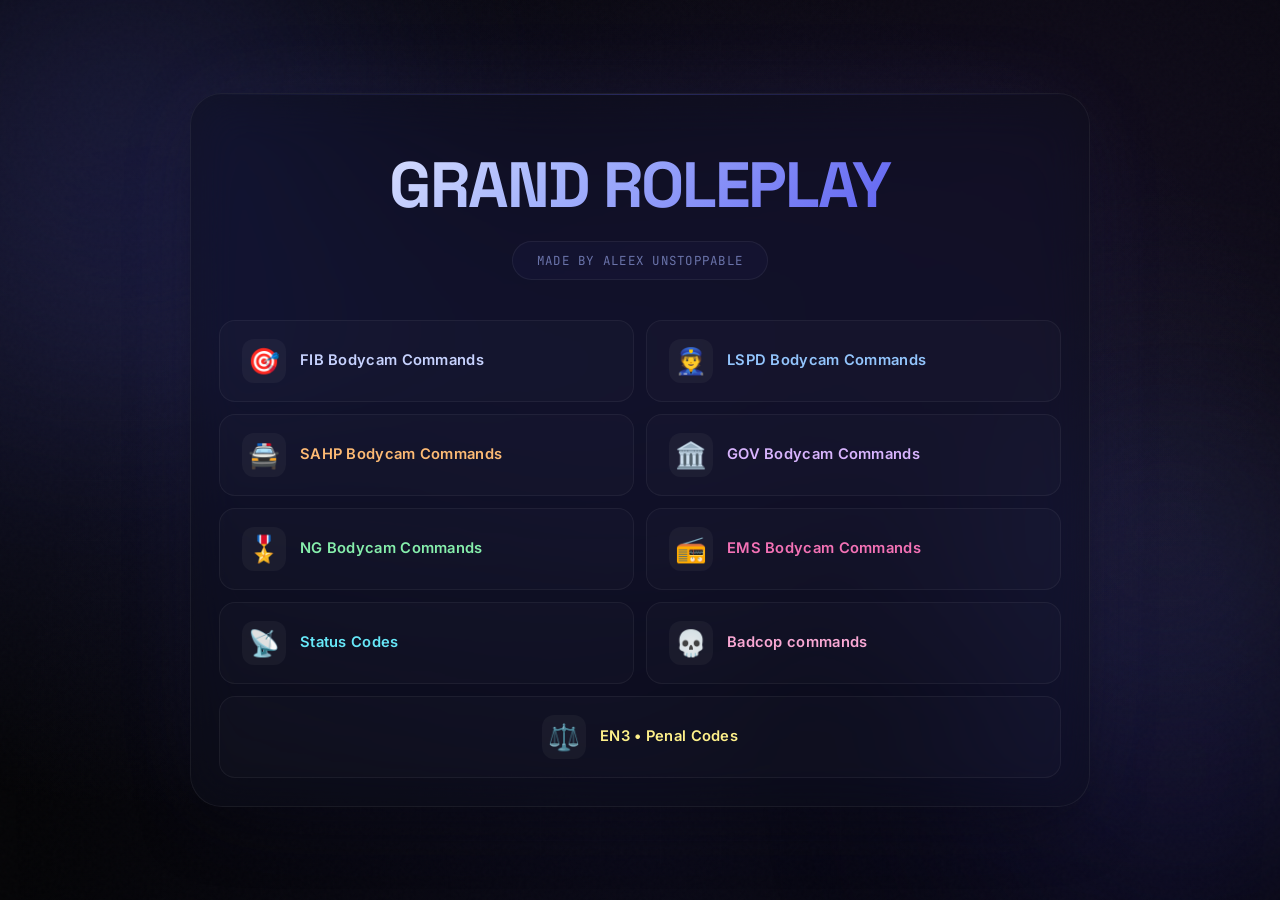
<file: index.html>
<!DOCTYPE html>
<html lang="en">

<head>
  <meta charset="UTF-8">
  <meta name="viewport" content="width=device-width, initial-scale=1.0">
  <title>BODYCAM COMMANDS</title>
  <meta name="description" content="Los Santos Hub - RP Bodycam Commands and Penal Codes for all departments">
  <link rel="stylesheet" href="styles.css">
  <style>
    :root {
      --accent: #6366f1;
      --accent-dark: #4f46e5;
      --accent-light: #818cf8;
      --glow-1: rgba(99, 102, 241, 0.15);
      --glow-2: rgba(139, 92, 246, 0.1);
      --glow-3: rgba(79, 70, 229, 0.08);
    }

    .hub-wrap {
      min-height: 100vh;
      display: flex;
      align-items: center;
      justify-content: center;
      padding: 40px 24px;
    }

    .hub-container {
      max-width: 900px;
      width: 100%;
      background: rgba(14, 17, 28, 0.5);
      backdrop-filter: blur(24px) saturate(160%);
      -webkit-backdrop-filter: blur(24px) saturate(160%);
      border: 1px solid rgba(255, 255, 255, 0.06);
      border-radius: var(--radius-xl);
      overflow: hidden;
      box-shadow:
        0 0 100px -20px rgba(99, 102, 241, 0.12),
        0 25px 60px -15px rgba(0, 0, 0, 0.5);
      position: relative;
    }

    .hub-container::before {
      content: '';
      position: absolute;
      top: 0;
      left: 0;
      right: 0;
      height: 1px;
      background: linear-gradient(90deg, transparent, rgba(99, 102, 241, 0.3), transparent);
    }

    .hub-header {
      text-align: center;
      padding: 56px 32px 40px;
    }

    .hub-title {
      font-family: 'Space Grotesk', sans-serif;
      font-size: clamp(2.5rem, 6vw, 4rem);
      font-weight: 800;
      letter-spacing: -0.03em;
      background: linear-gradient(135deg, #ffffff 0%, #a5b4fc 40%, #6366f1 80%);
      -webkit-background-clip: text;
      -webkit-text-fill-color: transparent;
      background-clip: text;
      margin-bottom: 20px;
      line-height: 1.1;
      position: relative;
    }

    .hub-subtitle {
      font-family: 'JetBrains Mono', monospace;
      font-size: 0.78rem;
      color: rgba(165, 180, 252, 0.6);
      letter-spacing: 0.1em;
      padding: 8px 24px;
      border: 1px solid rgba(255, 255, 255, 0.06);
      border-radius: 100px;
      display: inline-block;
      background: rgba(99, 102, 241, 0.04);
    }

    .dept-grid {
      display: grid;
      grid-template-columns: repeat(auto-fit, minmax(260px, 1fr));
      gap: 12px;
      padding: 0 28px 28px;
    }

    @media (min-width: 700px) {
      .dept-grid {
        grid-template-columns: repeat(2, 1fr);
      }
    }

    .dept-card {
      display: flex;
      align-items: center;
      gap: 14px;
      padding: 18px 22px;
      background: rgba(255, 255, 255, 0.02);
      border: 1px solid rgba(255, 255, 255, 0.05);
      border-radius: var(--radius-md);
      text-decoration: none;
      color: var(--text-primary);
      font-family: 'Inter', sans-serif;
      font-weight: 600;
      font-size: 0.92rem;
      letter-spacing: 0.02em;
      transition: var(--transition-smooth);
      position: relative;
      overflow: hidden;
      cursor: pointer;
    }

    .dept-card::before {
      content: '';
      position: absolute;
      inset: 0;
      background: linear-gradient(135deg, transparent 0%, rgba(255, 255, 255, 0.04) 100%);
      opacity: 0;
      transition: opacity 0.4s ease;
    }

    .dept-card:hover::before {
      opacity: 1;
    }

    .dept-card:hover {
      border-color: var(--card-accent, rgba(255, 255, 255, 0.15));
      transform: translateY(-3px);
      box-shadow:
        0 8px 30px rgba(0, 0, 0, 0.3),
        0 0 40px -10px var(--card-accent, rgba(99, 102, 241, 0.2));
    }

    .dept-card:active {
      transform: translateY(-1px);
    }

    .dept-icon {
      font-size: 1.6rem;
      width: 44px;
      height: 44px;
      display: flex;
      align-items: center;
      justify-content: center;
      background: rgba(255, 255, 255, 0.04);
      border-radius: 12px;
      flex-shrink: 0;
      transition: transform 0.3s ease;
    }

    .dept-card:hover .dept-icon {
      transform: scale(1.1) rotate(3deg);
    }

    .dept-label {
      position: relative;
      z-index: 1;
    }

    /* Card accent colors */
    .card-fib {
      --card-accent: rgba(165, 180, 252, 0.4);
      color: #c7d2fe;
    }

    .card-lspd {
      --card-accent: rgba(96, 165, 250, 0.4);
      color: #93c5fd;
    }

    .card-sahp {
      --card-accent: rgba(251, 146, 60, 0.4);
      color: #fdba74;
    }

    .card-gov {
      --card-accent: rgba(192, 132, 252, 0.4);
      color: #d8b4fe;
    }

    .card-ng {
      --card-accent: rgba(74, 222, 128, 0.4);
      color: #86efac;
    }

    .card-bad {
      --card-accent: rgba(244, 114, 182, 0.4);
      color: #f9a8d4;
    }

    .card-penal {
      --card-accent: rgba(250, 204, 21, 0.4);
      color: #fef08a;
      grid-column: 1 / -1;
      justify-content: center;
    }

    .card-fib:hover {
      color: #e0e7ff;
    }

    .card-lspd:hover {
      color: #dbeafe;
    }

    .card-sahp:hover {
      color: #fed7aa;
    }

    .card-gov:hover {
      color: #f3e8ff;
    }

    .card-ng:hover {
      color: #dcfce7;
    }

    .card-bad:hover {
      color: #fce7f3;
    }

    .card-penal:hover {
      color: #fefce8;
    }

    .card-status {
      --card-accent: rgba(6, 182, 212, 0.4);
      color: #67e8f9;
    }

    .card-status:hover {
      color: #cffafe;
    }

    .card-guide {
      --card-accent: rgba(236, 72, 153, 0.4);
      color: #f472b6;
    }

    .card-guide:hover {
      color: #fbcfe8;
    }

    /* Stagger animations */
    .fade-up {
      opacity: 0;
      transform: translateY(20px);
      animation: fade-up 0.5s ease forwards;
    }

    @keyframes fade-up {
      to {
        opacity: 1;
        transform: translateY(0);
      }
    }

    .s1 {
      animation-delay: 0.1s;
    }

    .s2 {
      animation-delay: 0.15s;
    }

    .s3 {
      animation-delay: 0.2s;
    }

    .s4 {
      animation-delay: 0.25s;
    }

    .s5 {
      animation-delay: 0.3s;
    }

    .s6 {
      animation-delay: 0.35s;
    }

    .s7 {
      animation-delay: 0.4s;
    }

    .s8 {
      animation-delay: 0.45s;
    }

    .s9 {
      animation-delay: 0.5s;
    }
  </style>
</head>

<body>
  <div class="bg-mesh"></div>
  <div class="bg-grid"></div>
  <div class="bg-noise"></div>
  <div class="orb orb-1"></div>
  <div class="orb orb-2"></div>
  <div class="orb orb-3"></div>

  <div class="hub-wrap">
    <div class="hub-container">
      <div class="hub-header fade-up">
        <h1 class="hub-title">GRAND ROLEPLAY</h1>
        <div class="hub-subtitle fade-up s2">MADE BY ALEEX UNSTOPPABLE</div>
      </div>

      <div class="dept-grid">
        <a class="dept-card card-fib fade-up s1" href="fib.html">
          <span class="dept-icon">🎯</span>
          <span class="dept-label">FIB Bodycam Commands</span>
        </a>
        <a class="dept-card card-lspd fade-up s2" href="lspd.html">
          <span class="dept-icon">👮</span>
          <span class="dept-label">LSPD Bodycam Commands</span>
        </a>
        <a class="dept-card card-sahp fade-up s3" href="sahp.html">
          <span class="dept-icon">🚔</span>
          <span class="dept-label">SAHP Bodycam Commands</span>
        </a>
        <a class="dept-card card-gov fade-up s4" href="gov.html">
          <span class="dept-icon">🏛️</span>
          <span class="dept-label">GOV Bodycam Commands</span>
        </a>
        <a class="dept-card card-ng fade-up s5" href="ng.html">
          <span class="dept-icon">🎖️</span>
          <span class="dept-label">NG Bodycam Commands</span>
        </a>
        <a class="dept-card card-guide fade-up s6" href="radioguide.html">
          <span class="dept-icon">📻</span>
          <span class="dept-label">EMS Bodycam Commands</span>
        </a>
        <a class="dept-card card-status fade-up s7" href="statuscodes.html">
          <span class="dept-icon">📡</span>
          <span class="dept-label">Status Codes</span>
        </a>
        <a class="dept-card card-bad fade-up s8" href="bio.html">
          <span class="dept-icon">💀</span>
          <span class="dept-label">Badcop commands</span>
        </a>
        <a class="dept-card card-penal fade-up s9" href="penalcode.html">
          <span class="dept-icon">⚖️</span>
          <span class="dept-label">EN3 • Penal Codes</span>
        </a>
      </div>

    </div>
  </div>

</body>

</html>
</file>
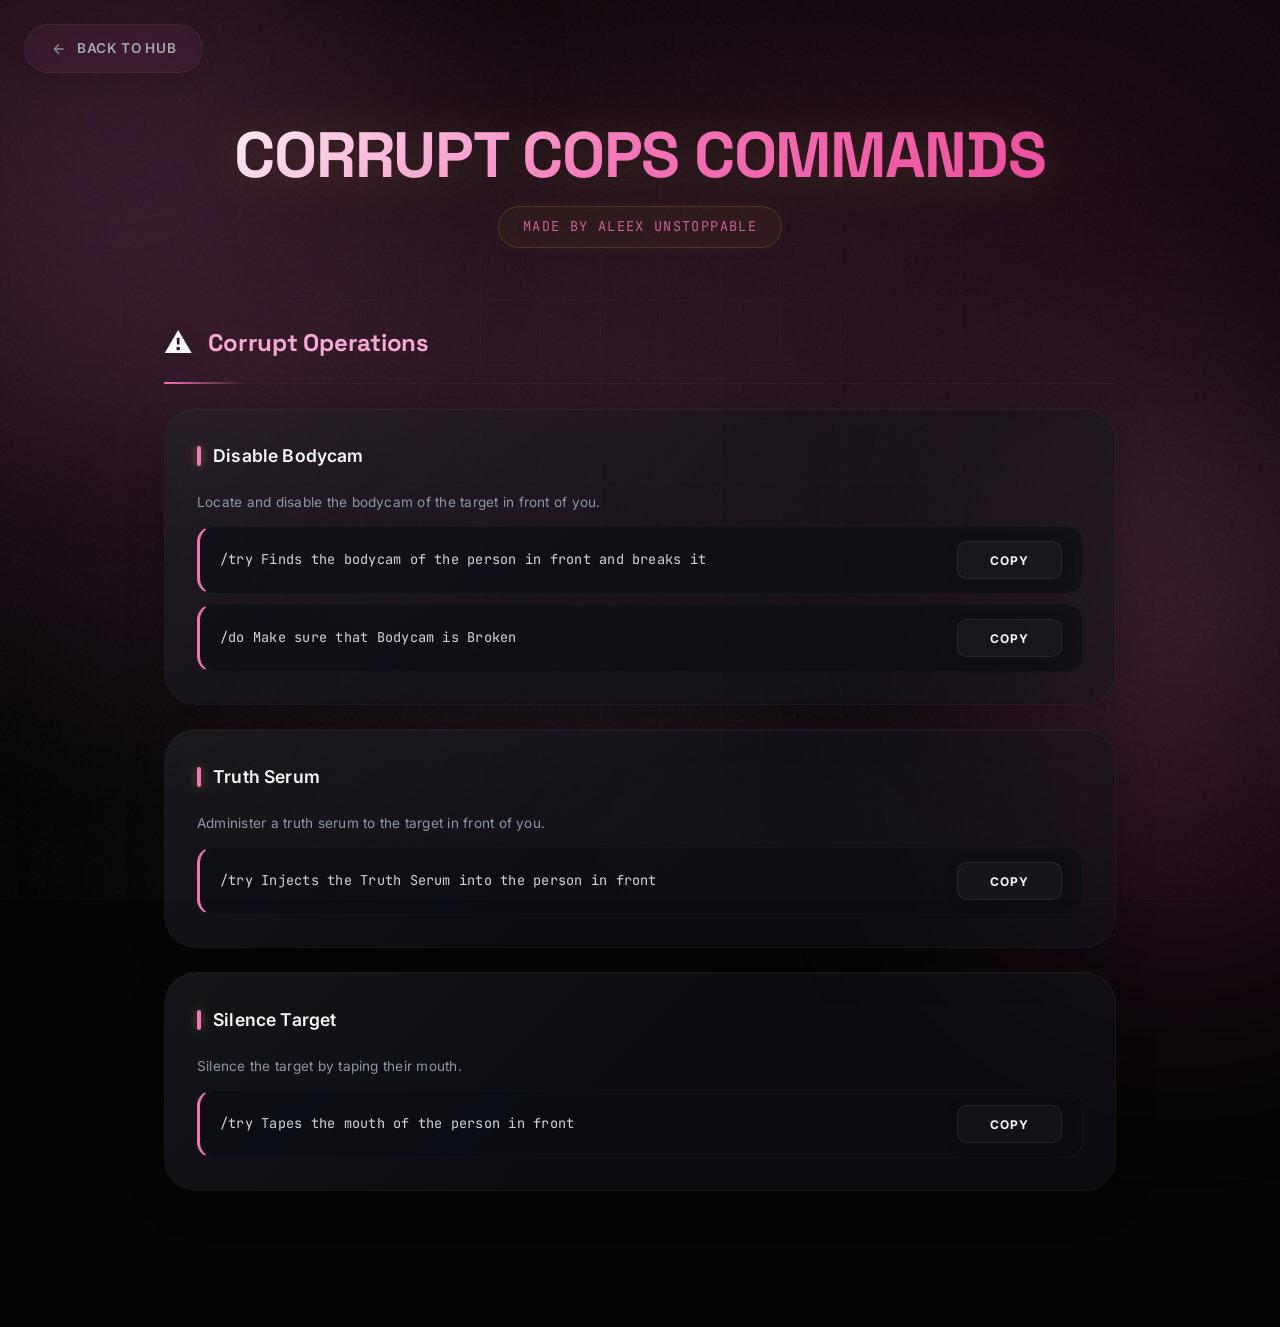
<file: bio.html>
<!DOCTYPE html>
<html lang="en">
<head>
  <meta charset="UTF-8"><meta name="viewport" content="width=device-width, initial-scale=1.0">
  <title>Corrupt Cops Commands — Los Santos Hub</title>
  <link rel="stylesheet" href="styles.css">
  <style>:root{--accent:#f472b6;--accent-dark:#ec4899;--accent-light:#f9a8d4;--glow-1:rgba(244,114,182,0.15);--glow-2:rgba(236,72,153,0.1);--glow-3:rgba(249,168,212,0.08)}</style>
</head>
<body>
  <div class="bg-mesh"></div><div class="bg-grid"></div><div class="bg-noise"></div>
  <div class="orb orb-1"></div><div class="orb orb-2"></div><div class="orb orb-3"></div>
  <a href="index.html" class="back-btn"><svg viewBox="0 0 24 24" fill="none" stroke="currentColor" stroke-width="2"><path d="M19 12H5M12 19l-7-7 7-7"/></svg>BACK TO HUB</a>
  <div class="page-container">
    <header class="page-header"><h1>CORRUPT COPS COMMANDS</h1><div class="subtitle">MADE BY ALEEX UNSTOPPABLE</div></header>
    <div class="section"><div class="section-header"><span class="section-icon">⚠️</span><h2>Corrupt Operations</h2></div>
      <div class="card"><h3>Disable Bodycam</h3>
        <p style="color:#8b93a7;font-size:0.85rem;margin-bottom:12px">Locate and disable the bodycam of the target in front of you.</p>
        <div class="cmd"><span class="cmd-text">/try Finds the bodycam of the person in front and breaks it</span><button class="copy-btn" onclick="copyCmd(this)">COPY</button></div>
        <div class="cmd"><span class="cmd-text">/do Make sure that Bodycam is Broken</span><button class="copy-btn" onclick="copyCmd(this)">COPY</button></div>
      </div>
      <div class="card"><h3>Truth Serum</h3>
        <p style="color:#8b93a7;font-size:0.85rem;margin-bottom:12px">Administer a truth serum to the target in front of you.</p>
        <div class="cmd"><span class="cmd-text">/try Injects the Truth Serum into the person in front</span><button class="copy-btn" onclick="copyCmd(this)">COPY</button></div>
      </div>
      <div class="card"><h3>Silence Target</h3>
        <p style="color:#8b93a7;font-size:0.85rem;margin-bottom:12px">Silence the target by taping their mouth.</p>
        <div class="cmd"><span class="cmd-text">/try Tapes the mouth of the person in front</span><button class="copy-btn" onclick="copyCmd(this)">COPY</button></div>
      </div>
    </div>

  </div>
  <script src="script.js"></script>
</body>
</html>
</file>
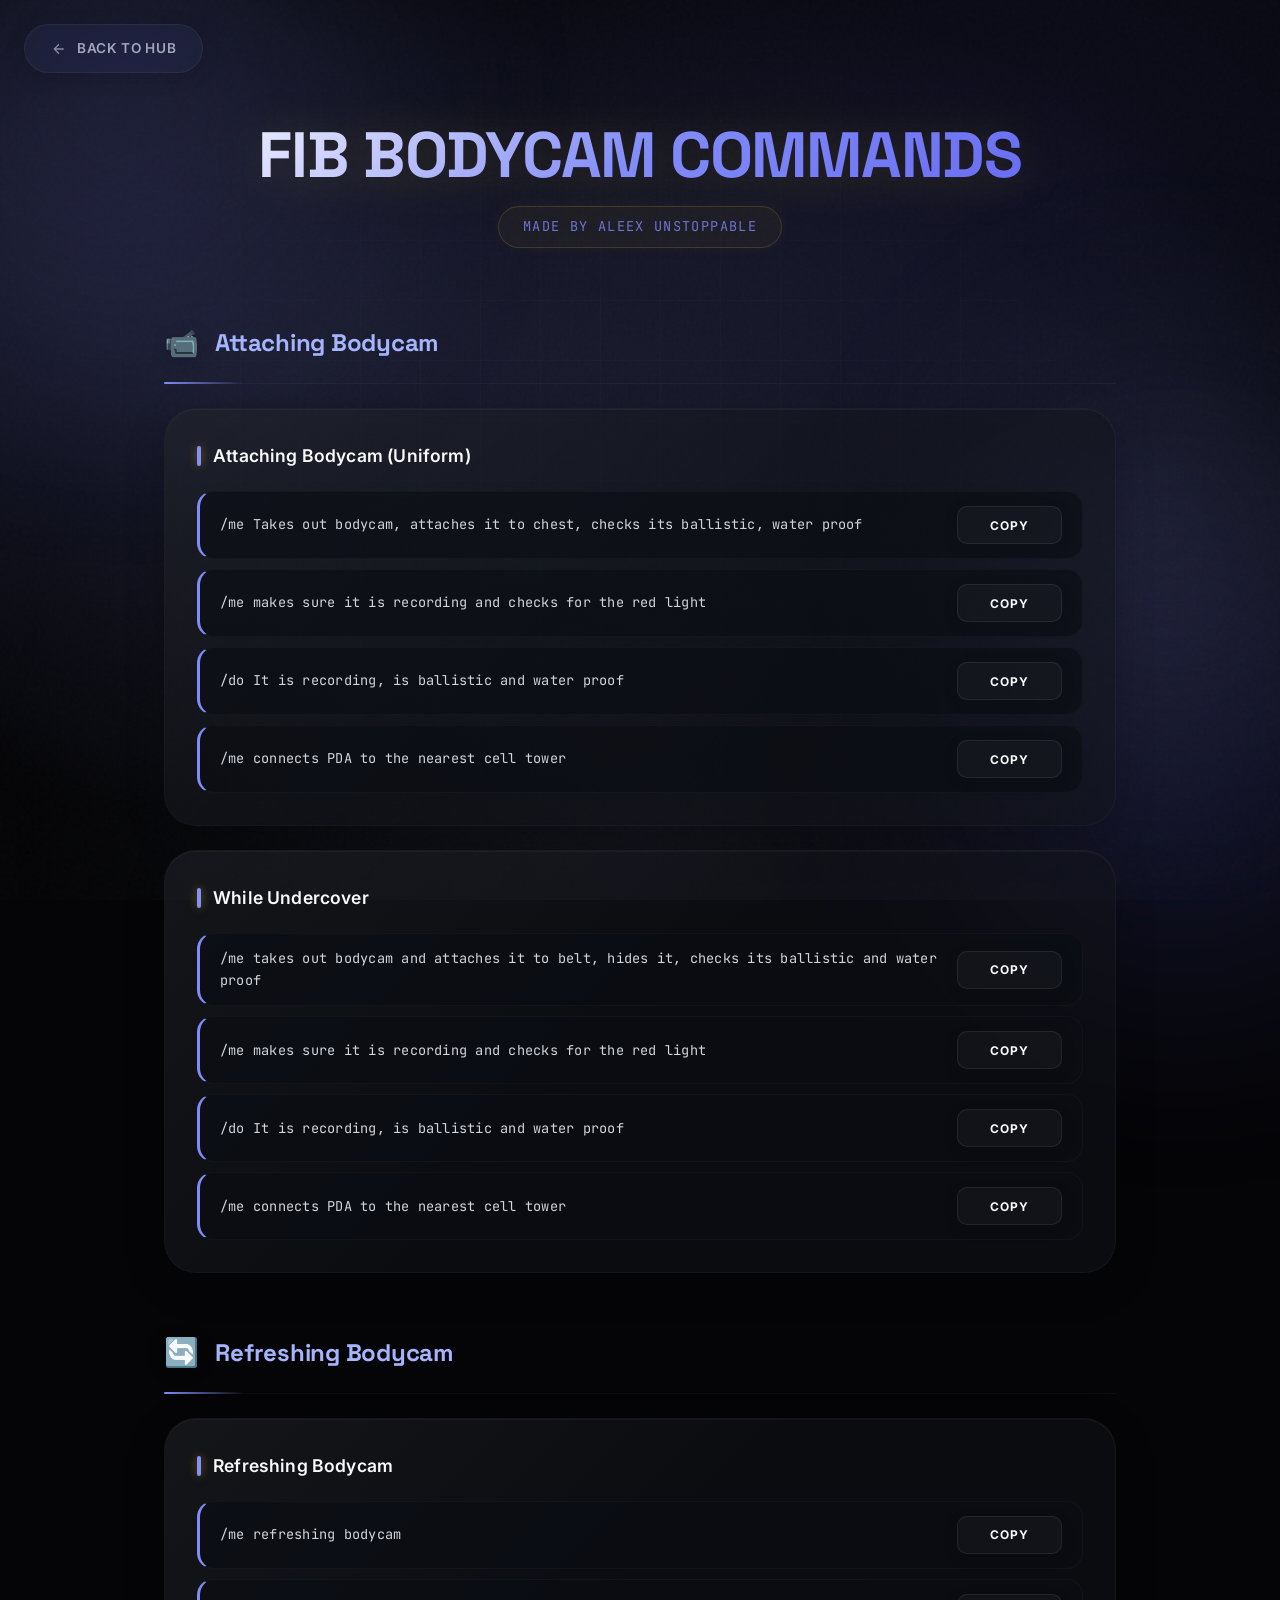
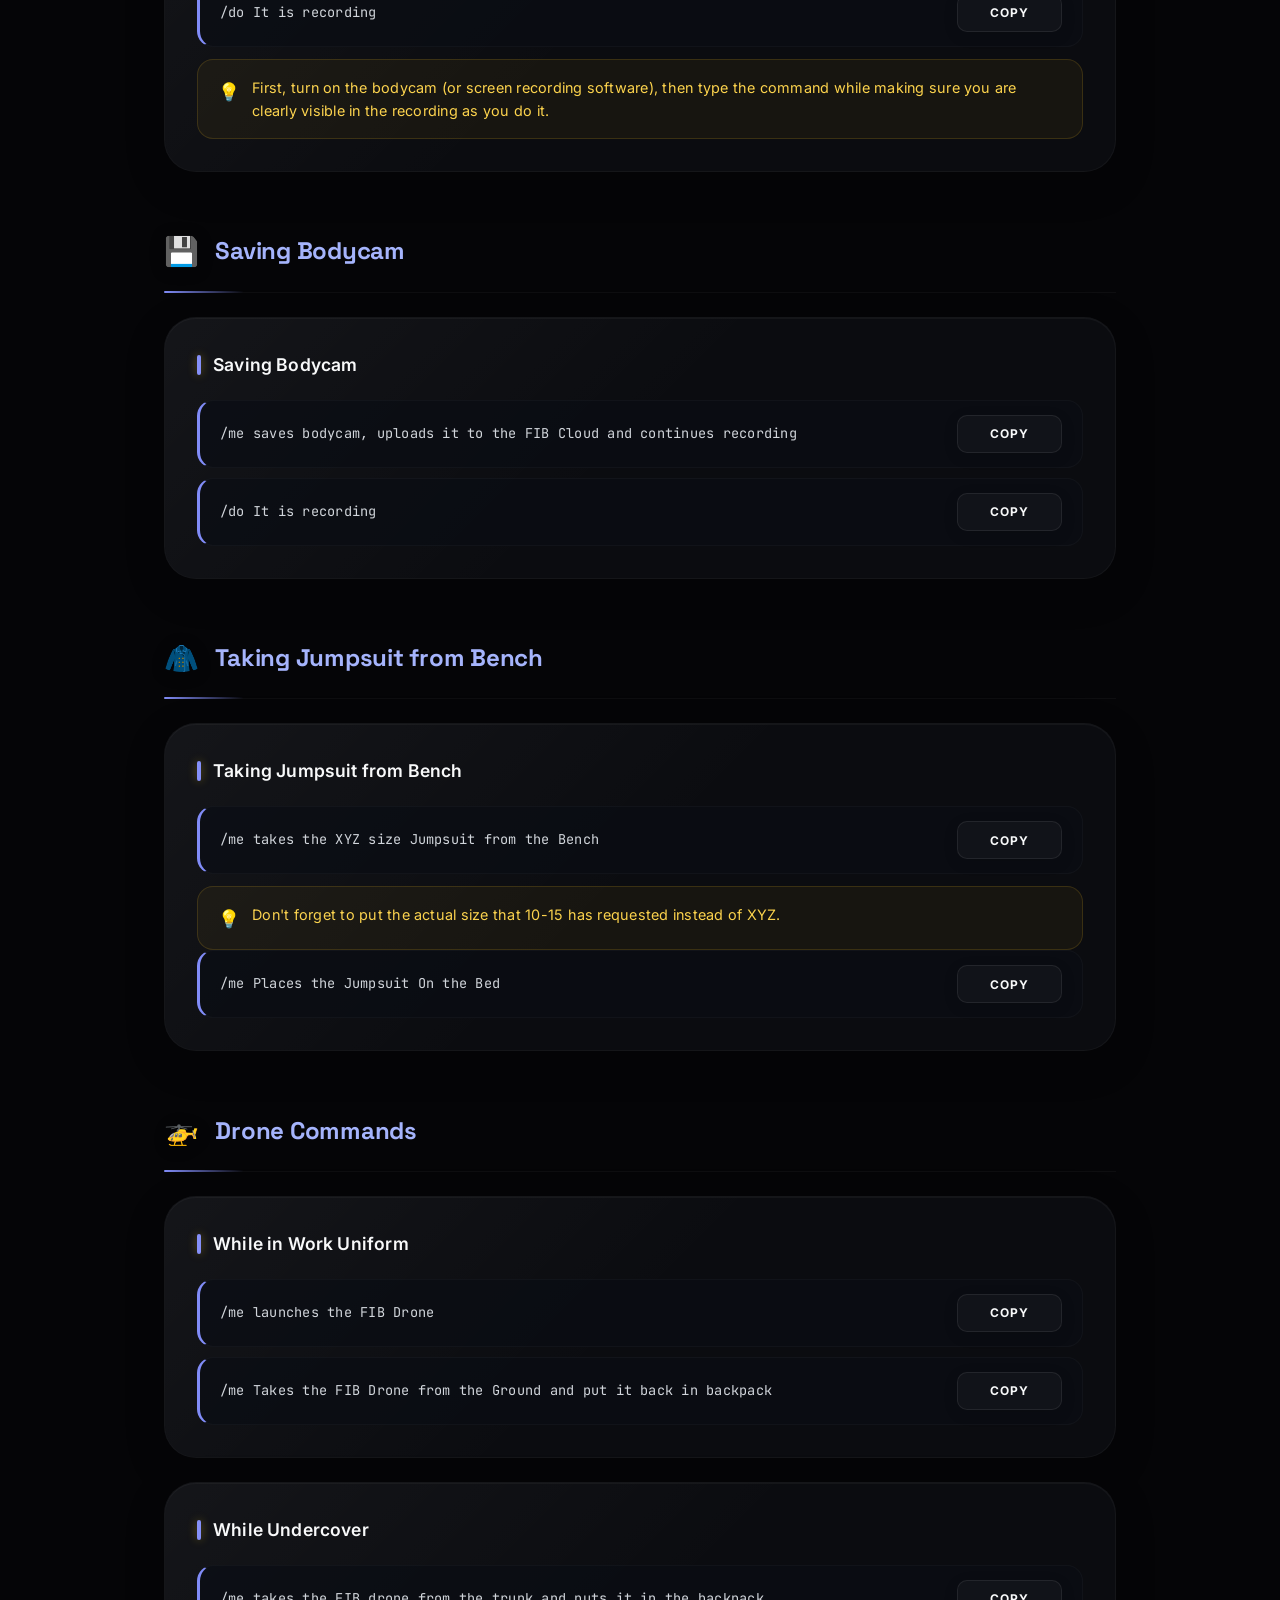
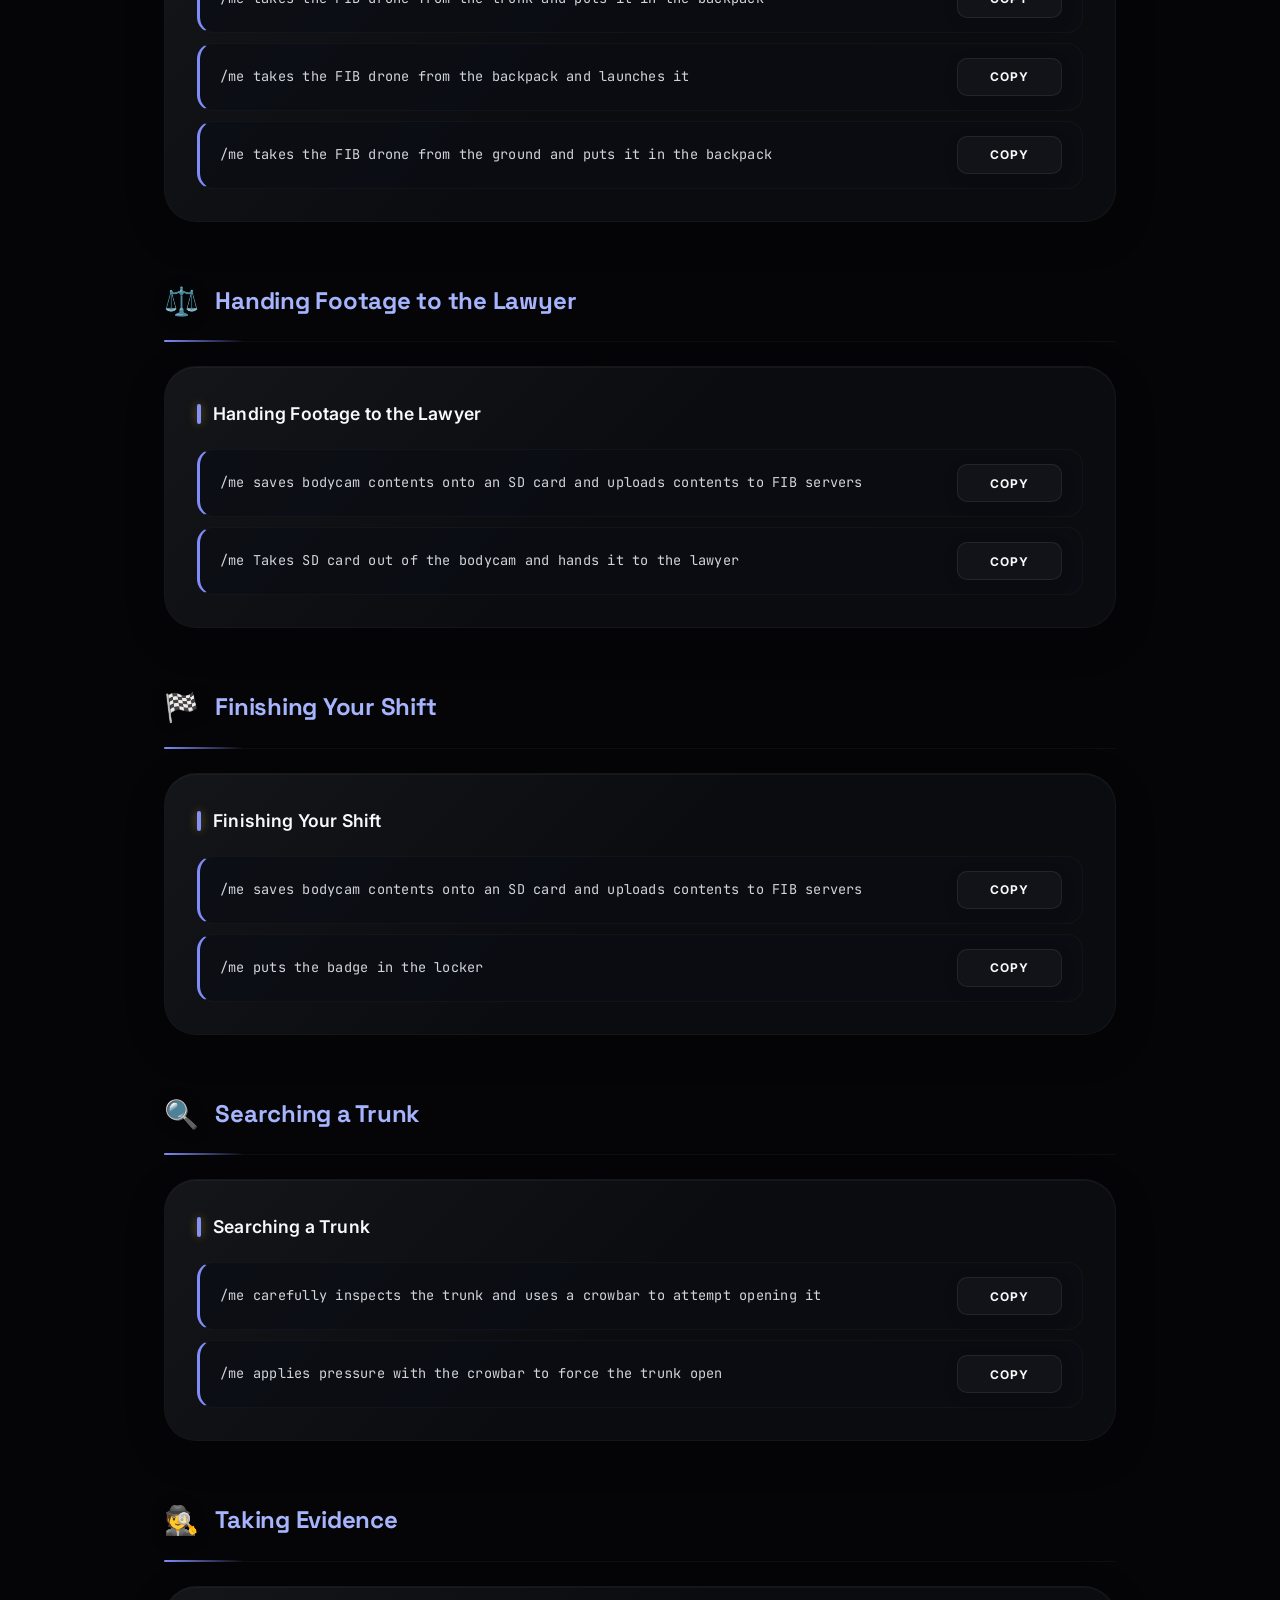
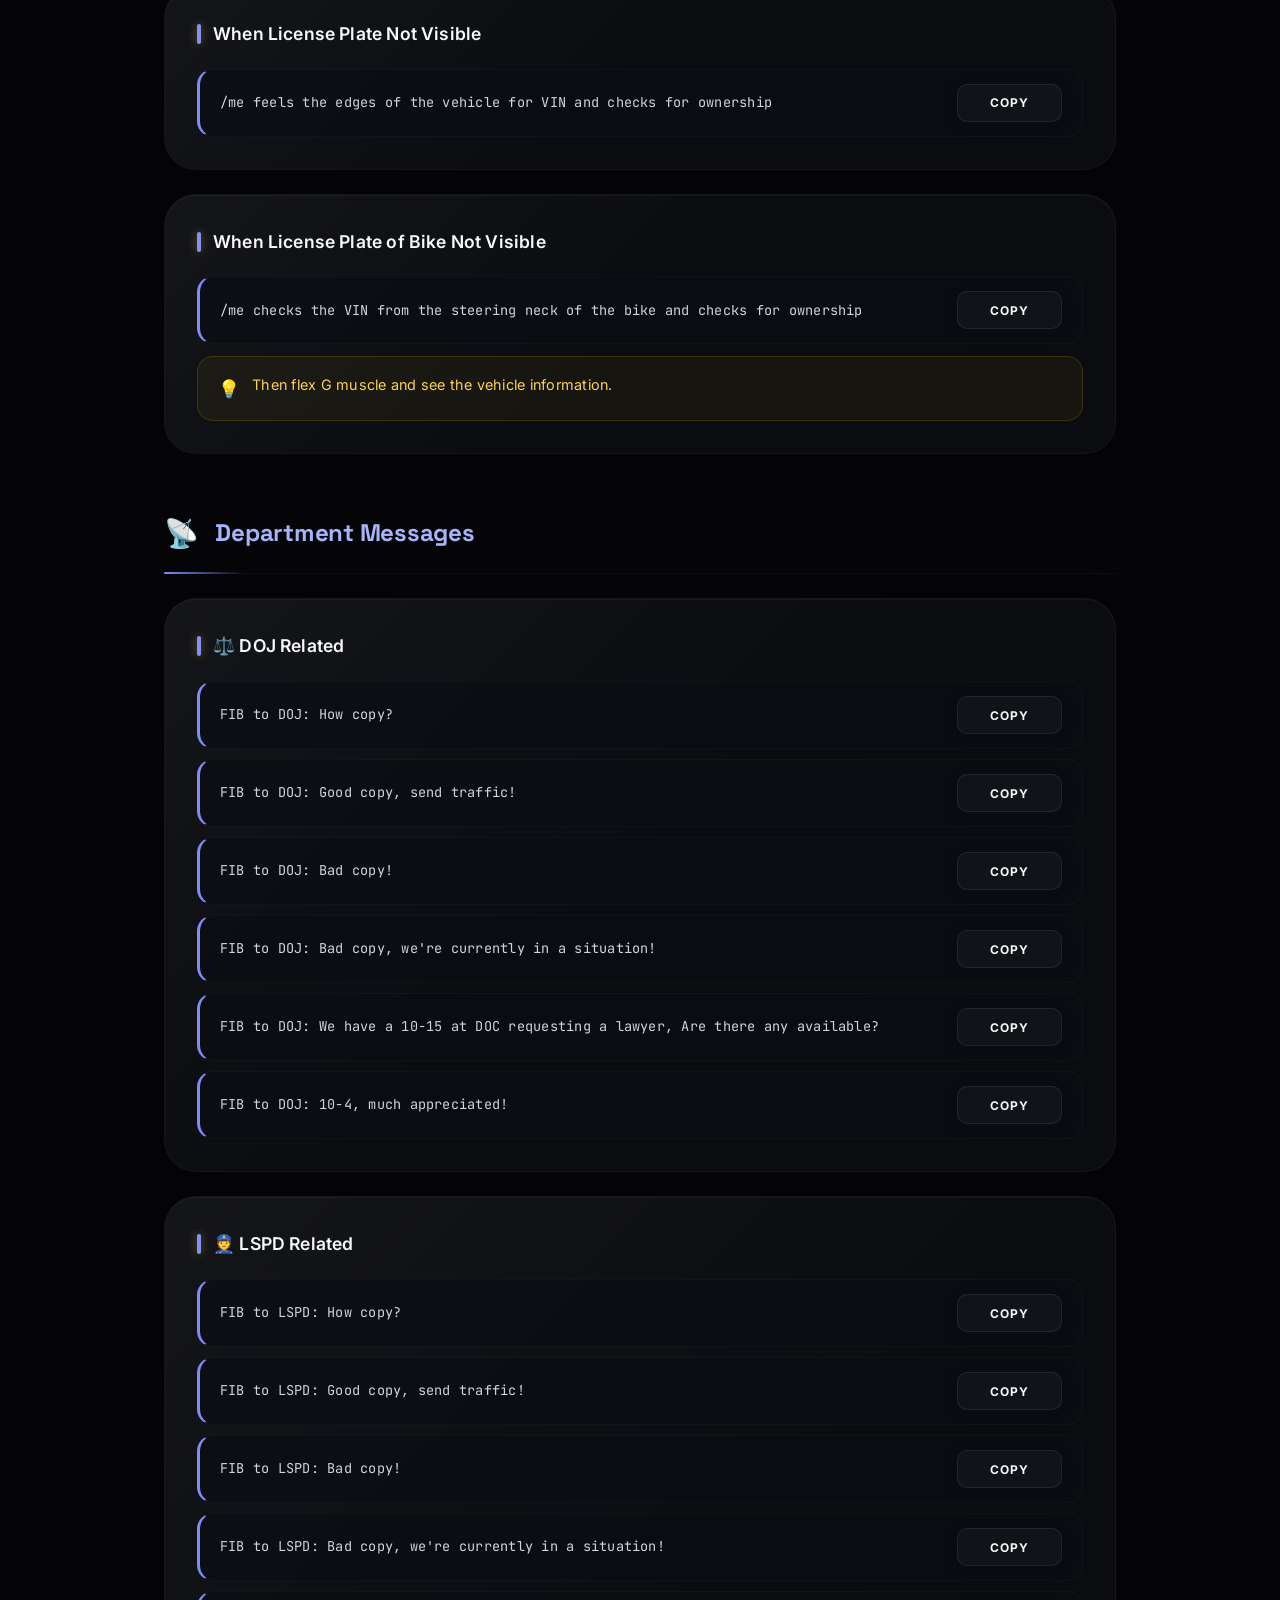
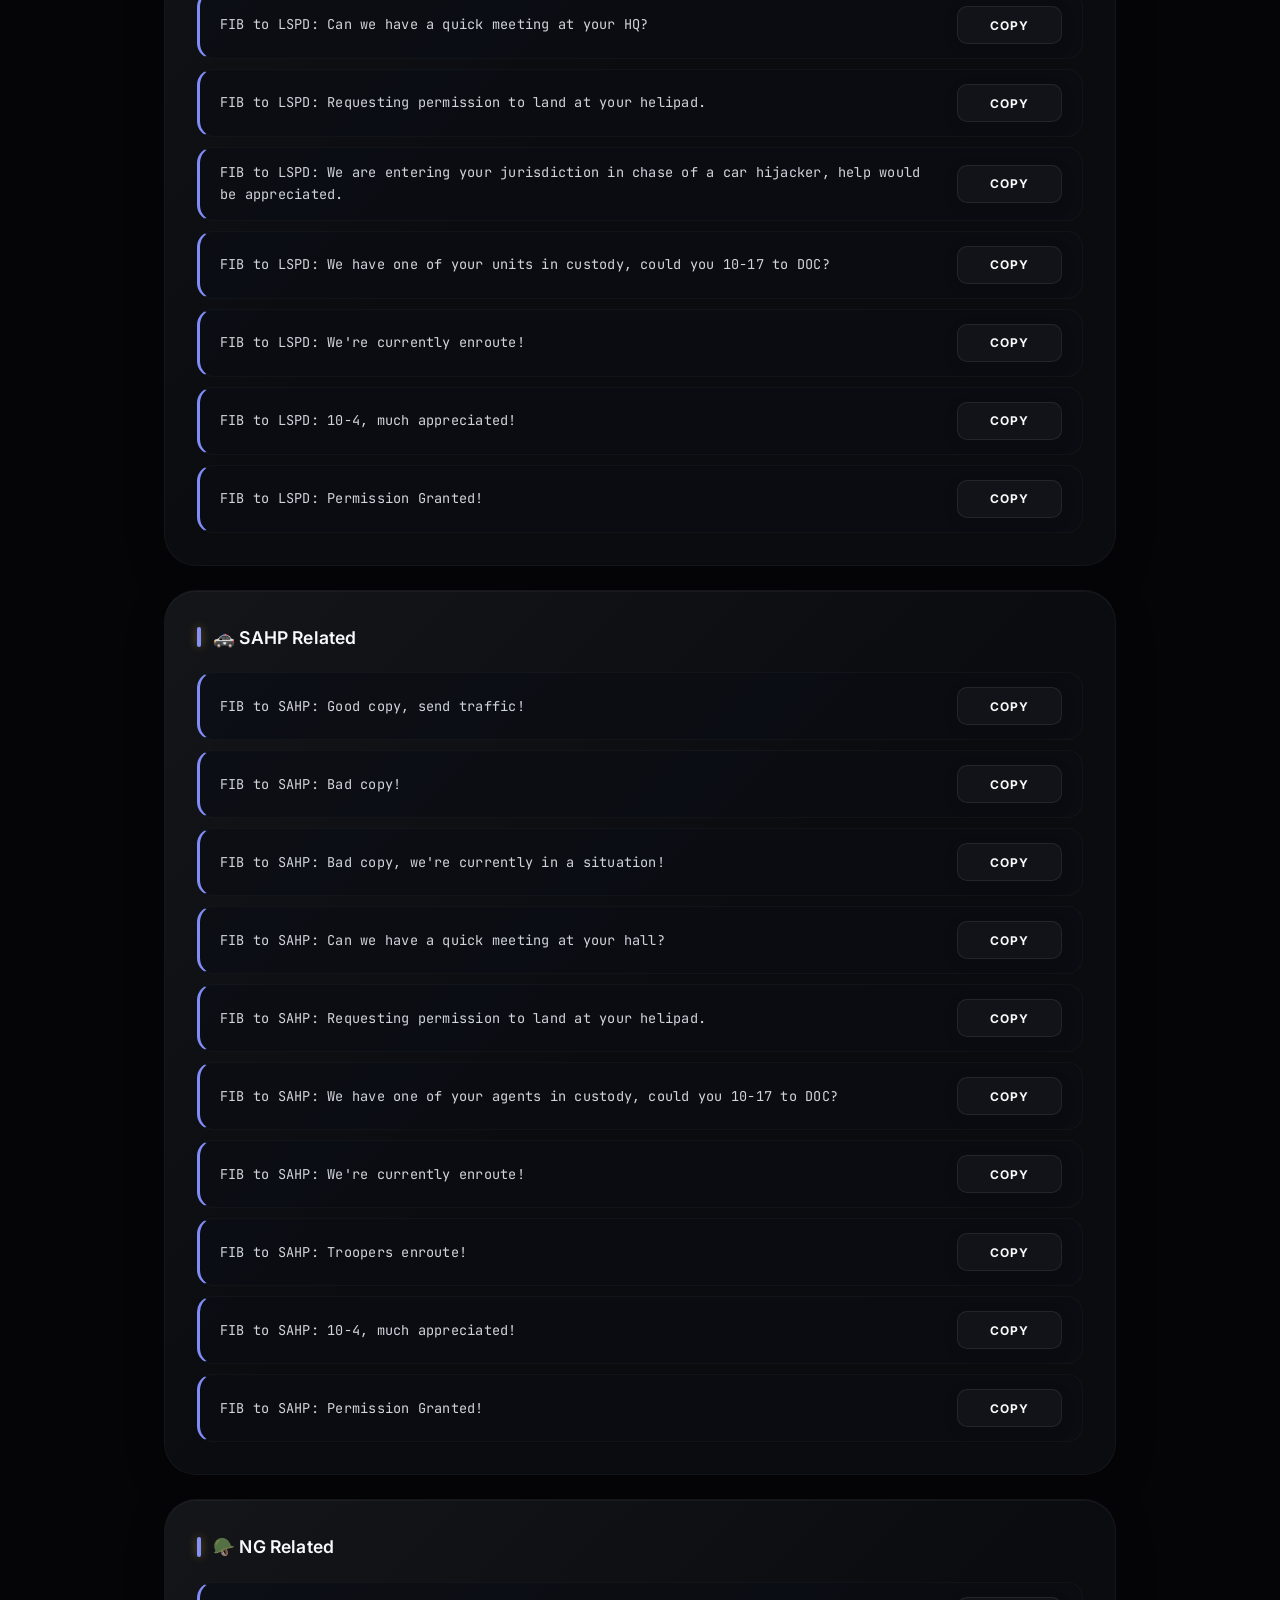
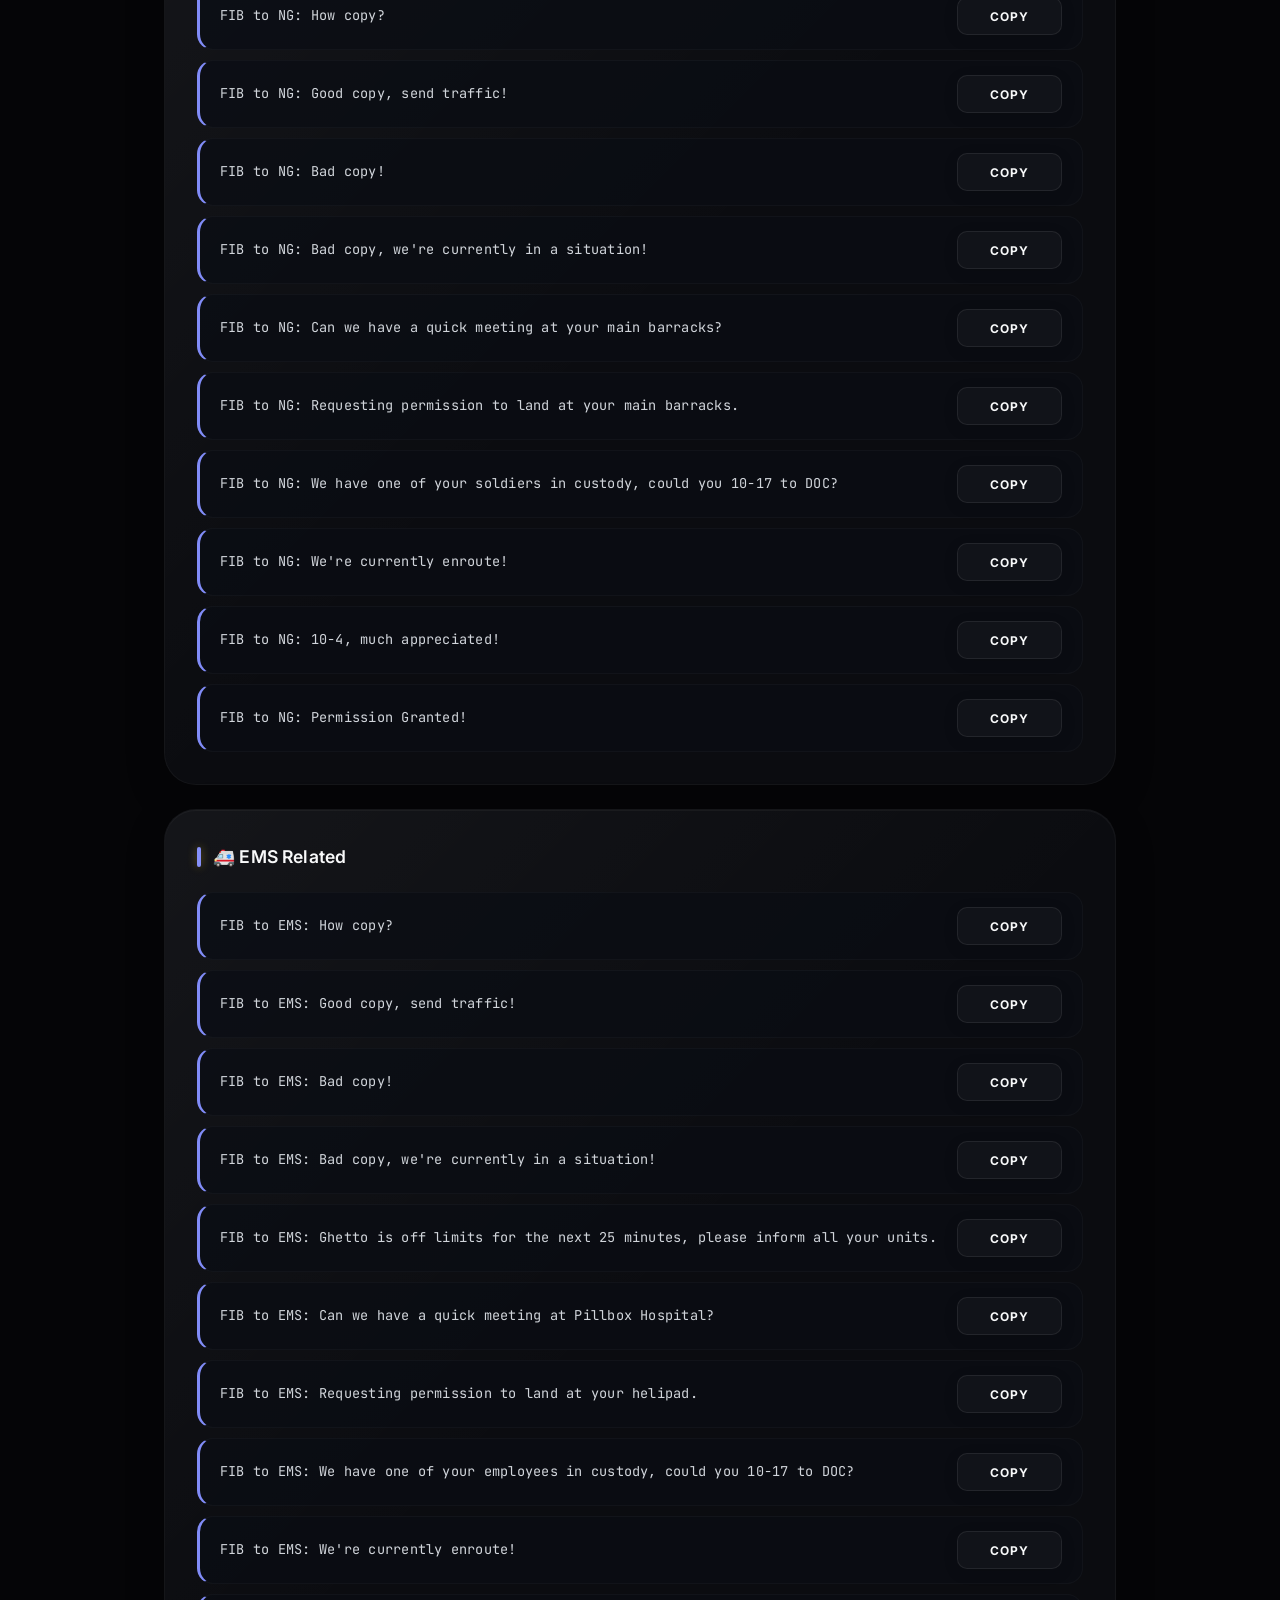
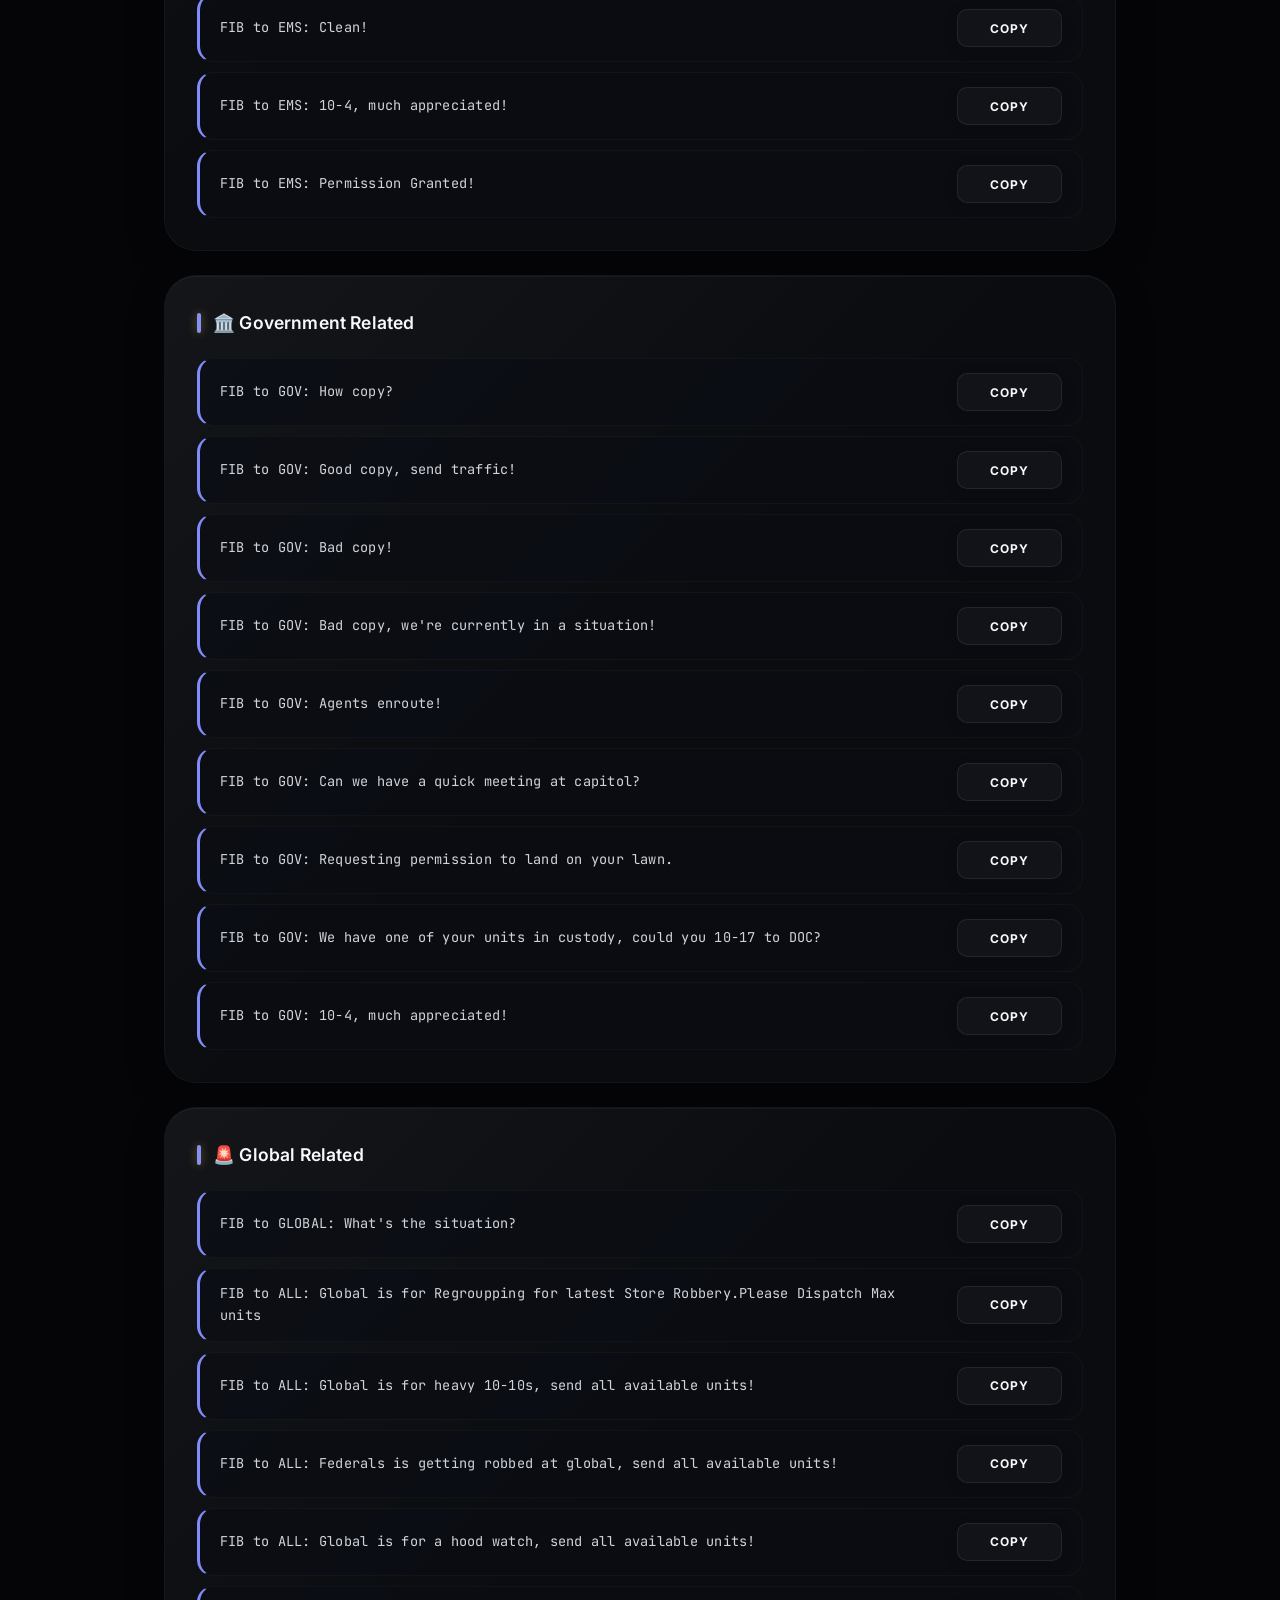
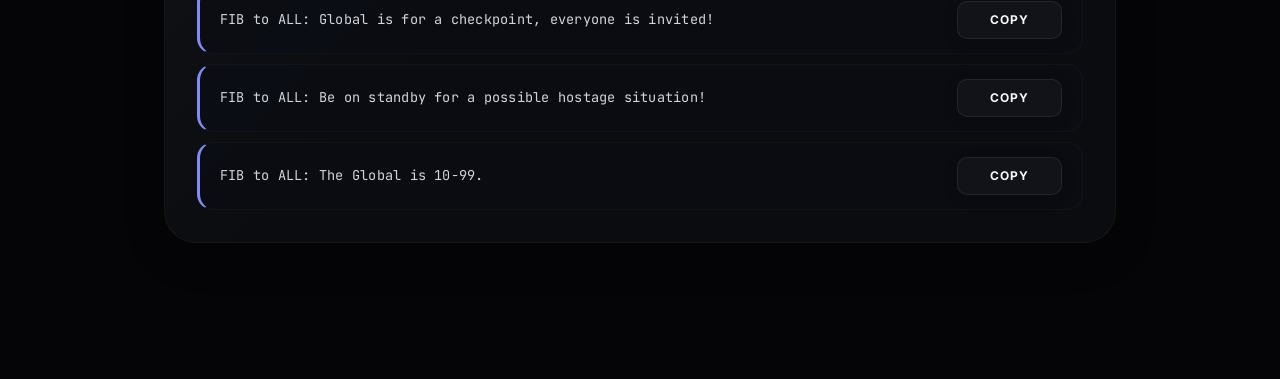
<file: fib.html>
<!DOCTYPE html>
<html lang="en">
<head>
  <meta charset="UTF-8">
  <meta name="viewport" content="width=device-width, initial-scale=1.0">
  <title>FIB Bodycam Commands — Los Santos Hub</title>
  <link rel="stylesheet" href="styles.css">
  <style>
    :root {
      --accent: #818cf8;
      --accent-dark: #6366f1;
      --accent-light: #a5b4fc;
      --glow-1: rgba(129,140,248,0.15);
      --glow-2: rgba(99,102,241,0.1);
      --glow-3: rgba(165,180,252,0.08);
    }
  </style>
</head>
<body>
  <div class="bg-mesh"></div>
  <div class="bg-grid"></div>
  <div class="bg-noise"></div>
  <div class="orb orb-1"></div>
  <div class="orb orb-2"></div>
  <div class="orb orb-3"></div>

  <a href="index.html" class="back-btn">
    <svg viewBox="0 0 24 24" fill="none" stroke="currentColor" stroke-width="2"><path d="M19 12H5M12 19l-7-7 7-7"/></svg>
    BACK TO HUB
  </a>

  <div class="page-container">
    <header class="page-header">
      <h1>FIB BODYCAM COMMANDS</h1>
      <div class="subtitle">MADE BY ALEEX UNSTOPPABLE</div>
    </header>

    <!-- Attaching Bodycam -->
    <div class="section">
      <div class="section-header">
        <span class="section-icon">📹</span>
        <h2>Attaching Bodycam</h2>
      </div>
      <div class="card">
        <h3>Attaching Bodycam (Uniform)</h3>
        <div class="cmd"><span class="cmd-text">/me Takes out bodycam, attaches it to chest, checks its ballistic, water proof</span><button class="copy-btn" onclick="copyCmd(this)">COPY</button></div>
        <div class="cmd"><span class="cmd-text">/me makes sure it is recording and checks for the red light</span><button class="copy-btn" onclick="copyCmd(this)">COPY</button></div>
        <div class="cmd"><span class="cmd-text">/do It is recording, is ballistic and water proof</span><button class="copy-btn" onclick="copyCmd(this)">COPY</button></div>
        <div class="cmd"><span class="cmd-text">/me connects PDA to the nearest cell tower</span><button class="copy-btn" onclick="copyCmd(this)">COPY</button></div>
      </div>
      <div class="card">
        <h3>While Undercover</h3>
        <div class="cmd"><span class="cmd-text">/me takes out bodycam and attaches it to belt, hides it, checks its ballistic and water proof</span><button class="copy-btn" onclick="copyCmd(this)">COPY</button></div>
        <div class="cmd"><span class="cmd-text">/me makes sure it is recording and checks for the red light</span><button class="copy-btn" onclick="copyCmd(this)">COPY</button></div>
        <div class="cmd"><span class="cmd-text">/do It is recording, is ballistic and water proof</span><button class="copy-btn" onclick="copyCmd(this)">COPY</button></div>
        <div class="cmd"><span class="cmd-text">/me connects PDA to the nearest cell tower</span><button class="copy-btn" onclick="copyCmd(this)">COPY</button></div>
      </div>
    </div>

    <!-- Refreshing Bodycam -->
    <div class="section">
      <div class="section-header">
        <span class="section-icon">🔄</span>
        <h2>Refreshing Bodycam</h2>
      </div>
      <div class="card">
        <h3>Refreshing Bodycam</h3>
        <div class="cmd"><span class="cmd-text">/me refreshing bodycam</span><button class="copy-btn" onclick="copyCmd(this)">COPY</button></div>
        <div class="cmd"><span class="cmd-text">/do It is recording</span><button class="copy-btn" onclick="copyCmd(this)">COPY</button></div>
        <div class="info-note">First, turn on the bodycam (or screen recording software), then type the command while making sure you are clearly visible in the recording as you do it.</div>
      </div>
    </div>

    <!-- Saving Bodycam -->
    <div class="section">
      <div class="section-header">
        <span class="section-icon">💾</span>
        <h2>Saving Bodycam</h2>
      </div>
      <div class="card">
        <h3>Saving Bodycam</h3>
        <div class="cmd"><span class="cmd-text">/me saves bodycam, uploads it to the FIB Cloud and continues recording</span><button class="copy-btn" onclick="copyCmd(this)">COPY</button></div>
        <div class="cmd"><span class="cmd-text">/do It is recording</span><button class="copy-btn" onclick="copyCmd(this)">COPY</button></div>
      </div>
    </div>

    <!-- Taking Jumpsuit -->
    <div class="section">
      <div class="section-header">
        <span class="section-icon">🧥</span>
        <h2>Taking Jumpsuit from Bench</h2>
      </div>
      <div class="card">
        <h3>Taking Jumpsuit from Bench</h3>
        <div class="cmd"><span class="cmd-text">/me takes the XYZ size Jumpsuit from the Bench</span><button class="copy-btn" onclick="copyCmd(this)">COPY</button></div>
        <div class="info-note">Don't forget to put the actual size that 10-15 has requested instead of XYZ.</div>
        <div class="cmd"><span class="cmd-text">/me Places the Jumpsuit On the Bed</span><button class="copy-btn" onclick="copyCmd(this)">COPY</button></div>
      </div>
    </div>

    <!-- Drone Commands -->
    <div class="section">
      <div class="section-header">
        <span class="section-icon">🚁</span>
        <h2>Drone Commands</h2>
      </div>
      <div class="card">
        <h3>While in Work Uniform</h3>
        <div class="cmd"><span class="cmd-text">/me launches the FIB Drone</span><button class="copy-btn" onclick="copyCmd(this)">COPY</button></div>
        <div class="cmd"><span class="cmd-text">/me Takes the FIB Drone from the Ground and put it back in backpack</span><button class="copy-btn" onclick="copyCmd(this)">COPY</button></div>
      </div>
      <div class="card">
        <h3>While Undercover</h3>
        <div class="cmd"><span class="cmd-text">/me takes the FIB drone from the trunk and puts it in the backpack</span><button class="copy-btn" onclick="copyCmd(this)">COPY</button></div>
        <div class="cmd"><span class="cmd-text">/me takes the FIB drone from the backpack and launches it</span><button class="copy-btn" onclick="copyCmd(this)">COPY</button></div>
        <div class="cmd"><span class="cmd-text">/me takes the FIB drone from the ground and puts it in the backpack</span><button class="copy-btn" onclick="copyCmd(this)">COPY</button></div>
      </div>
    </div>

    <!-- Handing Footage -->
    <div class="section">
      <div class="section-header">
        <span class="section-icon">⚖️</span>
        <h2>Handing Footage to the Lawyer</h2>
      </div>
      <div class="card">
        <h3>Handing Footage to the Lawyer</h3>
        <div class="cmd"><span class="cmd-text">/me saves bodycam contents onto an SD card and uploads contents to FIB servers</span><button class="copy-btn" onclick="copyCmd(this)">COPY</button></div>
        <div class="cmd"><span class="cmd-text">/me Takes SD card out of the bodycam and hands it to the lawyer</span><button class="copy-btn" onclick="copyCmd(this)">COPY</button></div>
      </div>
    </div>

    <!-- Finishing Shift -->
    <div class="section">
      <div class="section-header">
        <span class="section-icon">🏁</span>
        <h2>Finishing Your Shift</h2>
      </div>
      <div class="card">
        <h3>Finishing Your Shift</h3>
        <div class="cmd"><span class="cmd-text">/me saves bodycam contents onto an SD card and uploads contents to FIB servers</span><button class="copy-btn" onclick="copyCmd(this)">COPY</button></div>
        <div class="cmd"><span class="cmd-text">/me puts the badge in the locker</span><button class="copy-btn" onclick="copyCmd(this)">COPY</button></div>
      </div>
    </div>

    <!-- Searching Trunk -->
    <div class="section">
      <div class="section-header">
        <span class="section-icon">🔍</span>
        <h2>Searching a Trunk</h2>
      </div>
      <div class="card">
        <h3>Searching a Trunk</h3>
        <div class="cmd"><span class="cmd-text">/me carefully inspects the trunk and uses a crowbar to attempt opening it</span><button class="copy-btn" onclick="copyCmd(this)">COPY</button></div>
        <div class="cmd"><span class="cmd-text">/me applies pressure with the crowbar to force the trunk open</span><button class="copy-btn" onclick="copyCmd(this)">COPY</button></div>
      </div>
    </div>

    <!-- Taking Evidence -->
    <div class="section">
      <div class="section-header">
        <span class="section-icon">🕵️</span>
        <h2>Taking Evidence</h2>
      </div>
      <div class="card">
        <h3>When License Plate Not Visible</h3>
        <div class="cmd"><span class="cmd-text">/me feels the edges of the vehicle for VIN and checks for ownership</span><button class="copy-btn" onclick="copyCmd(this)">COPY</button></div>
      </div>
      <div class="card">
        <h3>When License Plate of Bike Not Visible</h3>
        <div class="cmd"><span class="cmd-text">/me checks the VIN from the steering neck of the bike and checks for ownership</span><button class="copy-btn" onclick="copyCmd(this)">COPY</button></div>
        <div class="info-note">Then flex G muscle and see the vehicle information.</div>
      </div>
    </div>

    <!-- Department Messages -->
    <div class="section">
      <div class="section-header">
        <span class="section-icon">📡</span>
        <h2>Department Messages</h2>
      </div>

      <div class="card">
        <h3>⚖️ DOJ Related</h3>
        <div class="cmd"><span class="cmd-text">FIB to DOJ: How copy?</span><button class="copy-btn" onclick="copyCmd(this)">COPY</button></div>
        <div class="cmd"><span class="cmd-text">FIB to DOJ: Good copy, send traffic!</span><button class="copy-btn" onclick="copyCmd(this)">COPY</button></div>
        <div class="cmd"><span class="cmd-text">FIB to DOJ: Bad copy!</span><button class="copy-btn" onclick="copyCmd(this)">COPY</button></div>
        <div class="cmd"><span class="cmd-text">FIB to DOJ: Bad copy, we're currently in a situation!</span><button class="copy-btn" onclick="copyCmd(this)">COPY</button></div>
        <div class="cmd"><span class="cmd-text">FIB to DOJ: We have a 10-15 at DOC requesting a lawyer, Are there any available?</span><button class="copy-btn" onclick="copyCmd(this)">COPY</button></div>
        <div class="cmd"><span class="cmd-text">FIB to DOJ: 10-4, much appreciated!</span><button class="copy-btn" onclick="copyCmd(this)">COPY</button></div>
      </div>

      <div class="card">
        <h3>👮 LSPD Related</h3>
        <div class="cmd"><span class="cmd-text">FIB to LSPD: How copy?</span><button class="copy-btn" onclick="copyCmd(this)">COPY</button></div>
        <div class="cmd"><span class="cmd-text">FIB to LSPD: Good copy, send traffic!</span><button class="copy-btn" onclick="copyCmd(this)">COPY</button></div>
        <div class="cmd"><span class="cmd-text">FIB to LSPD: Bad copy!</span><button class="copy-btn" onclick="copyCmd(this)">COPY</button></div>
        <div class="cmd"><span class="cmd-text">FIB to LSPD: Bad copy, we're currently in a situation!</span><button class="copy-btn" onclick="copyCmd(this)">COPY</button></div>
        <div class="cmd"><span class="cmd-text">FIB to LSPD: Can we have a quick meeting at your HQ?</span><button class="copy-btn" onclick="copyCmd(this)">COPY</button></div>
        <div class="cmd"><span class="cmd-text">FIB to LSPD: Requesting permission to land at your helipad.</span><button class="copy-btn" onclick="copyCmd(this)">COPY</button></div>
        <div class="cmd"><span class="cmd-text">FIB to LSPD: We are entering your jurisdiction in chase of a car hijacker, help would be appreciated.</span><button class="copy-btn" onclick="copyCmd(this)">COPY</button></div>
        <div class="cmd"><span class="cmd-text">FIB to LSPD: We have one of your units in custody, could you 10-17 to DOC?</span><button class="copy-btn" onclick="copyCmd(this)">COPY</button></div>
        <div class="cmd"><span class="cmd-text">FIB to LSPD: We're currently enroute!</span><button class="copy-btn" onclick="copyCmd(this)">COPY</button></div>
        <div class="cmd"><span class="cmd-text">FIB to LSPD: 10-4, much appreciated!</span><button class="copy-btn" onclick="copyCmd(this)">COPY</button></div>
        <div class="cmd"><span class="cmd-text">FIB to LSPD: Permission Granted!</span><button class="copy-btn" onclick="copyCmd(this)">COPY</button></div>
      </div>

      <div class="card">
        <h3>🚓 SAHP Related</h3>
        <div class="cmd"><span class="cmd-text">FIB to SAHP: Good copy, send traffic!</span><button class="copy-btn" onclick="copyCmd(this)">COPY</button></div>
        <div class="cmd"><span class="cmd-text">FIB to SAHP: Bad copy!</span><button class="copy-btn" onclick="copyCmd(this)">COPY</button></div>
        <div class="cmd"><span class="cmd-text">FIB to SAHP: Bad copy, we're currently in a situation!</span><button class="copy-btn" onclick="copyCmd(this)">COPY</button></div>
        <div class="cmd"><span class="cmd-text">FIB to SAHP: Can we have a quick meeting at your hall?</span><button class="copy-btn" onclick="copyCmd(this)">COPY</button></div>
        <div class="cmd"><span class="cmd-text">FIB to SAHP: Requesting permission to land at your helipad.</span><button class="copy-btn" onclick="copyCmd(this)">COPY</button></div>
        <div class="cmd"><span class="cmd-text">FIB to SAHP: We have one of your agents in custody, could you 10-17 to DOC?</span><button class="copy-btn" onclick="copyCmd(this)">COPY</button></div>
        <div class="cmd"><span class="cmd-text">FIB to SAHP: We're currently enroute!</span><button class="copy-btn" onclick="copyCmd(this)">COPY</button></div>
        <div class="cmd"><span class="cmd-text">FIB to SAHP: Troopers enroute!</span><button class="copy-btn" onclick="copyCmd(this)">COPY</button></div>
        <div class="cmd"><span class="cmd-text">FIB to SAHP: 10-4, much appreciated!</span><button class="copy-btn" onclick="copyCmd(this)">COPY</button></div>
        <div class="cmd"><span class="cmd-text">FIB to SAHP: Permission Granted!</span><button class="copy-btn" onclick="copyCmd(this)">COPY</button></div>
      </div>

      <div class="card">
        <h3>🪖 NG Related</h3>
        <div class="cmd"><span class="cmd-text">FIB to NG: How copy?</span><button class="copy-btn" onclick="copyCmd(this)">COPY</button></div>
        <div class="cmd"><span class="cmd-text">FIB to NG: Good copy, send traffic!</span><button class="copy-btn" onclick="copyCmd(this)">COPY</button></div>
        <div class="cmd"><span class="cmd-text">FIB to NG: Bad copy!</span><button class="copy-btn" onclick="copyCmd(this)">COPY</button></div>
        <div class="cmd"><span class="cmd-text">FIB to NG: Bad copy, we're currently in a situation!</span><button class="copy-btn" onclick="copyCmd(this)">COPY</button></div>
        <div class="cmd"><span class="cmd-text">FIB to NG: Can we have a quick meeting at your main barracks?</span><button class="copy-btn" onclick="copyCmd(this)">COPY</button></div>
        <div class="cmd"><span class="cmd-text">FIB to NG: Requesting permission to land at your main barracks.</span><button class="copy-btn" onclick="copyCmd(this)">COPY</button></div>
        <div class="cmd"><span class="cmd-text">FIB to NG: We have one of your soldiers in custody, could you 10-17 to DOC?</span><button class="copy-btn" onclick="copyCmd(this)">COPY</button></div>
        <div class="cmd"><span class="cmd-text">FIB to NG: We're currently enroute!</span><button class="copy-btn" onclick="copyCmd(this)">COPY</button></div>
        <div class="cmd"><span class="cmd-text">FIB to NG: 10-4, much appreciated!</span><button class="copy-btn" onclick="copyCmd(this)">COPY</button></div>
        <div class="cmd"><span class="cmd-text">FIB to NG: Permission Granted!</span><button class="copy-btn" onclick="copyCmd(this)">COPY</button></div>
      </div>

      <div class="card">
        <h3>🚑 EMS Related</h3>
        <div class="cmd"><span class="cmd-text">FIB to EMS: How copy?</span><button class="copy-btn" onclick="copyCmd(this)">COPY</button></div>
        <div class="cmd"><span class="cmd-text">FIB to EMS: Good copy, send traffic!</span><button class="copy-btn" onclick="copyCmd(this)">COPY</button></div>
        <div class="cmd"><span class="cmd-text">FIB to EMS: Bad copy!</span><button class="copy-btn" onclick="copyCmd(this)">COPY</button></div>
        <div class="cmd"><span class="cmd-text">FIB to EMS: Bad copy, we're currently in a situation!</span><button class="copy-btn" onclick="copyCmd(this)">COPY</button></div>
        <div class="cmd"><span class="cmd-text">FIB to EMS: Ghetto is off limits for the next 25 minutes, please inform all your units.</span><button class="copy-btn" onclick="copyCmd(this)">COPY</button></div>
        <div class="cmd"><span class="cmd-text">FIB to EMS: Can we have a quick meeting at Pillbox Hospital?</span><button class="copy-btn" onclick="copyCmd(this)">COPY</button></div>
        <div class="cmd"><span class="cmd-text">FIB to EMS: Requesting permission to land at your helipad.</span><button class="copy-btn" onclick="copyCmd(this)">COPY</button></div>
        <div class="cmd"><span class="cmd-text">FIB to EMS: We have one of your employees in custody, could you 10-17 to DOC?</span><button class="copy-btn" onclick="copyCmd(this)">COPY</button></div>
        <div class="cmd"><span class="cmd-text">FIB to EMS: We're currently enroute!</span><button class="copy-btn" onclick="copyCmd(this)">COPY</button></div>
        <div class="cmd"><span class="cmd-text">FIB to EMS: Clean!</span><button class="copy-btn" onclick="copyCmd(this)">COPY</button></div>
        <div class="cmd"><span class="cmd-text">FIB to EMS: 10-4, much appreciated!</span><button class="copy-btn" onclick="copyCmd(this)">COPY</button></div>
        <div class="cmd"><span class="cmd-text">FIB to EMS: Permission Granted!</span><button class="copy-btn" onclick="copyCmd(this)">COPY</button></div>
      </div>

      <div class="card">
        <h3>🏛️ Government Related</h3>
        <div class="cmd"><span class="cmd-text">FIB to GOV: How copy?</span><button class="copy-btn" onclick="copyCmd(this)">COPY</button></div>
        <div class="cmd"><span class="cmd-text">FIB to GOV: Good copy, send traffic!</span><button class="copy-btn" onclick="copyCmd(this)">COPY</button></div>
        <div class="cmd"><span class="cmd-text">FIB to GOV: Bad copy!</span><button class="copy-btn" onclick="copyCmd(this)">COPY</button></div>
        <div class="cmd"><span class="cmd-text">FIB to GOV: Bad copy, we're currently in a situation!</span><button class="copy-btn" onclick="copyCmd(this)">COPY</button></div>
        <div class="cmd"><span class="cmd-text">FIB to GOV: Agents enroute!</span><button class="copy-btn" onclick="copyCmd(this)">COPY</button></div>
        <div class="cmd"><span class="cmd-text">FIB to GOV: Can we have a quick meeting at capitol?</span><button class="copy-btn" onclick="copyCmd(this)">COPY</button></div>
        <div class="cmd"><span class="cmd-text">FIB to GOV: Requesting permission to land on your lawn.</span><button class="copy-btn" onclick="copyCmd(this)">COPY</button></div>
        <div class="cmd"><span class="cmd-text">FIB to GOV: We have one of your units in custody, could you 10-17 to DOC?</span><button class="copy-btn" onclick="copyCmd(this)">COPY</button></div>
        <div class="cmd"><span class="cmd-text">FIB to GOV: 10-4, much appreciated!</span><button class="copy-btn" onclick="copyCmd(this)">COPY</button></div>
      </div>

      <div class="card">
        <h3>🚨 Global Related</h3>
        <div class="cmd"><span class="cmd-text">FIB to GLOBAL: What's the situation?</span><button class="copy-btn" onclick="copyCmd(this)">COPY</button></div>
        <div class="cmd"><span class="cmd-text">FIB to ALL: Global is for Regroupping for latest Store Robbery.Please Dispatch Max units</span><button class="copy-btn" onclick="copyCmd(this)">COPY</button></div>
        <div class="cmd"><span class="cmd-text">FIB to ALL: Global is for heavy 10-10s, send all available units!</span><button class="copy-btn" onclick="copyCmd(this)">COPY</button></div>
        <div class="cmd"><span class="cmd-text">FIB to ALL: Federals is getting robbed at global, send all available units!</span><button class="copy-btn" onclick="copyCmd(this)">COPY</button></div>
        <div class="cmd"><span class="cmd-text">FIB to ALL: Global is for a hood watch, send all available units!</span><button class="copy-btn" onclick="copyCmd(this)">COPY</button></div>
        <div class="cmd"><span class="cmd-text">FIB to ALL: Global is for a checkpoint, everyone is invited!</span><button class="copy-btn" onclick="copyCmd(this)">COPY</button></div>
        <div class="cmd"><span class="cmd-text">FIB to ALL: Be on standby for a possible hostage situation!</span><button class="copy-btn" onclick="copyCmd(this)">COPY</button></div>
        <div class="cmd"><span class="cmd-text">FIB to ALL: The Global is 10-99.</span><button class="copy-btn" onclick="copyCmd(this)">COPY</button></div>
      </div>
    </div>


  </div>

  <script src="script.js"></script>
</body>
</html>
</file>
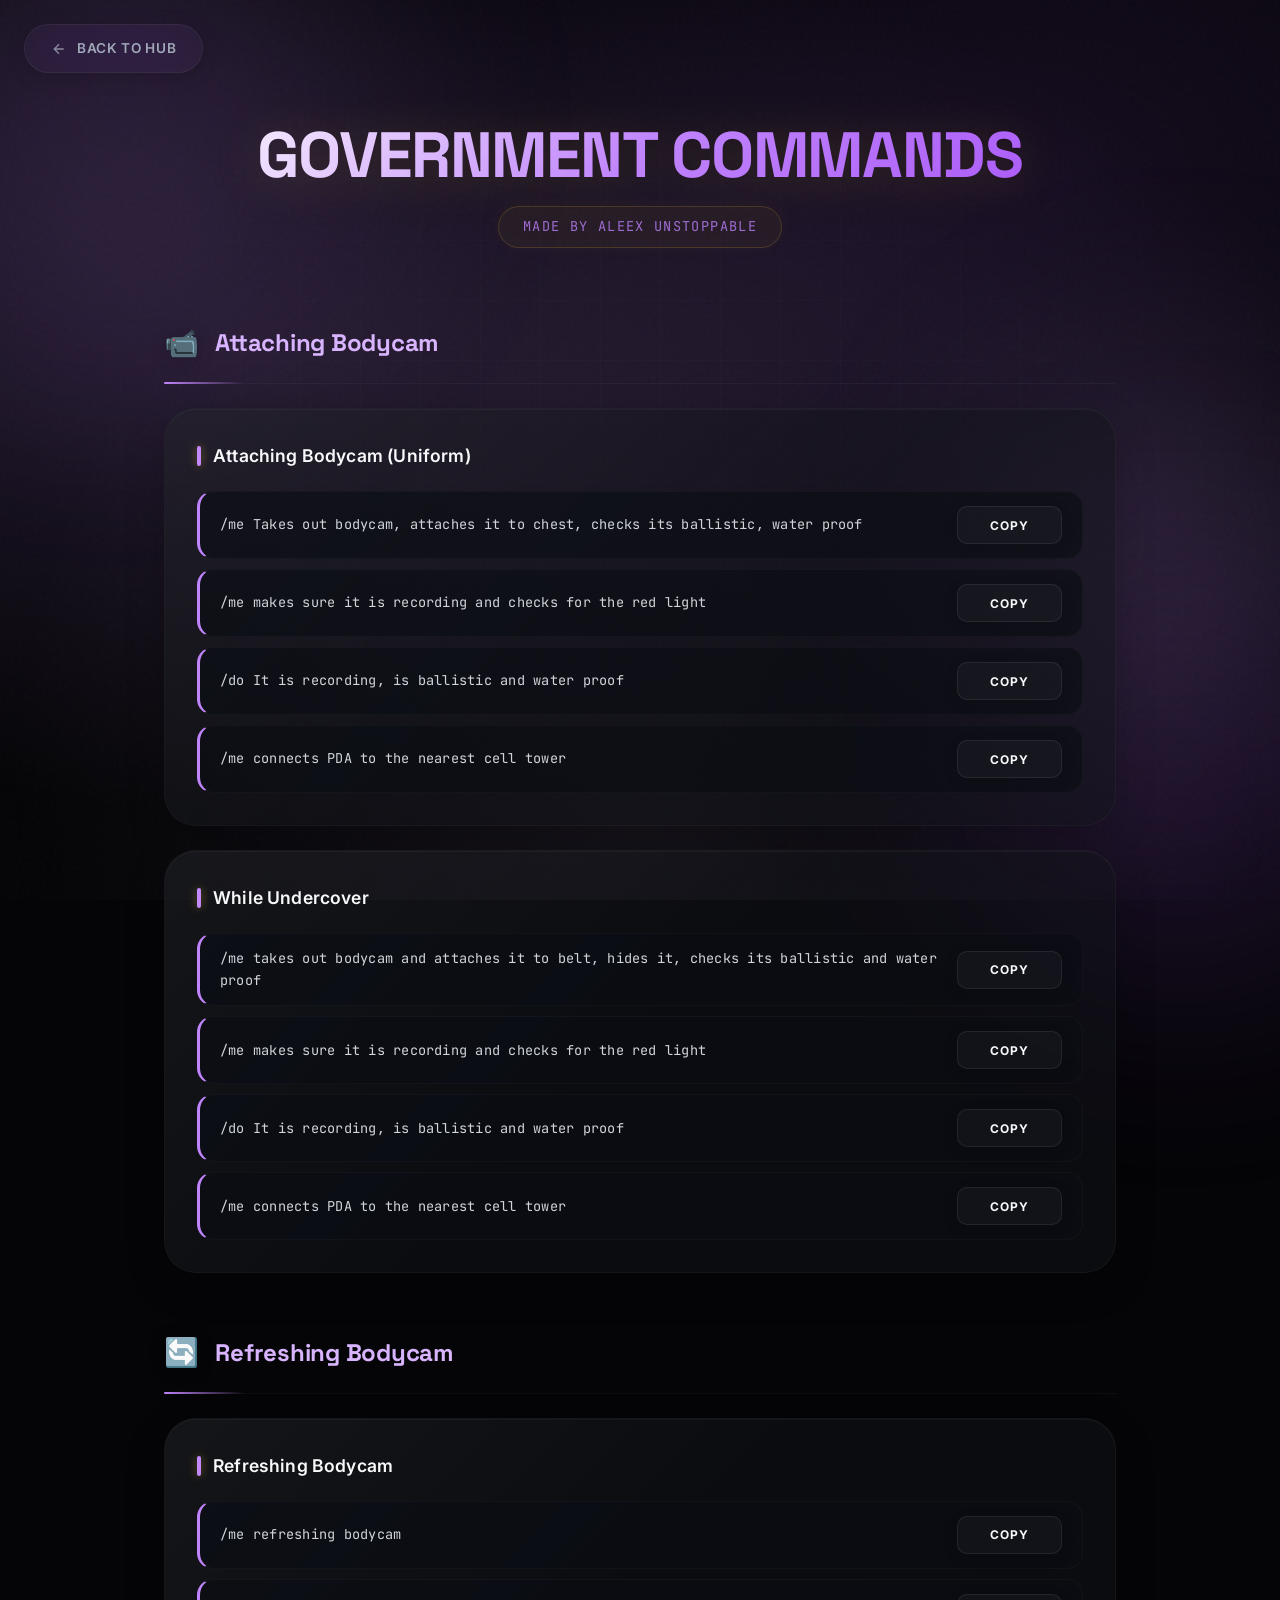
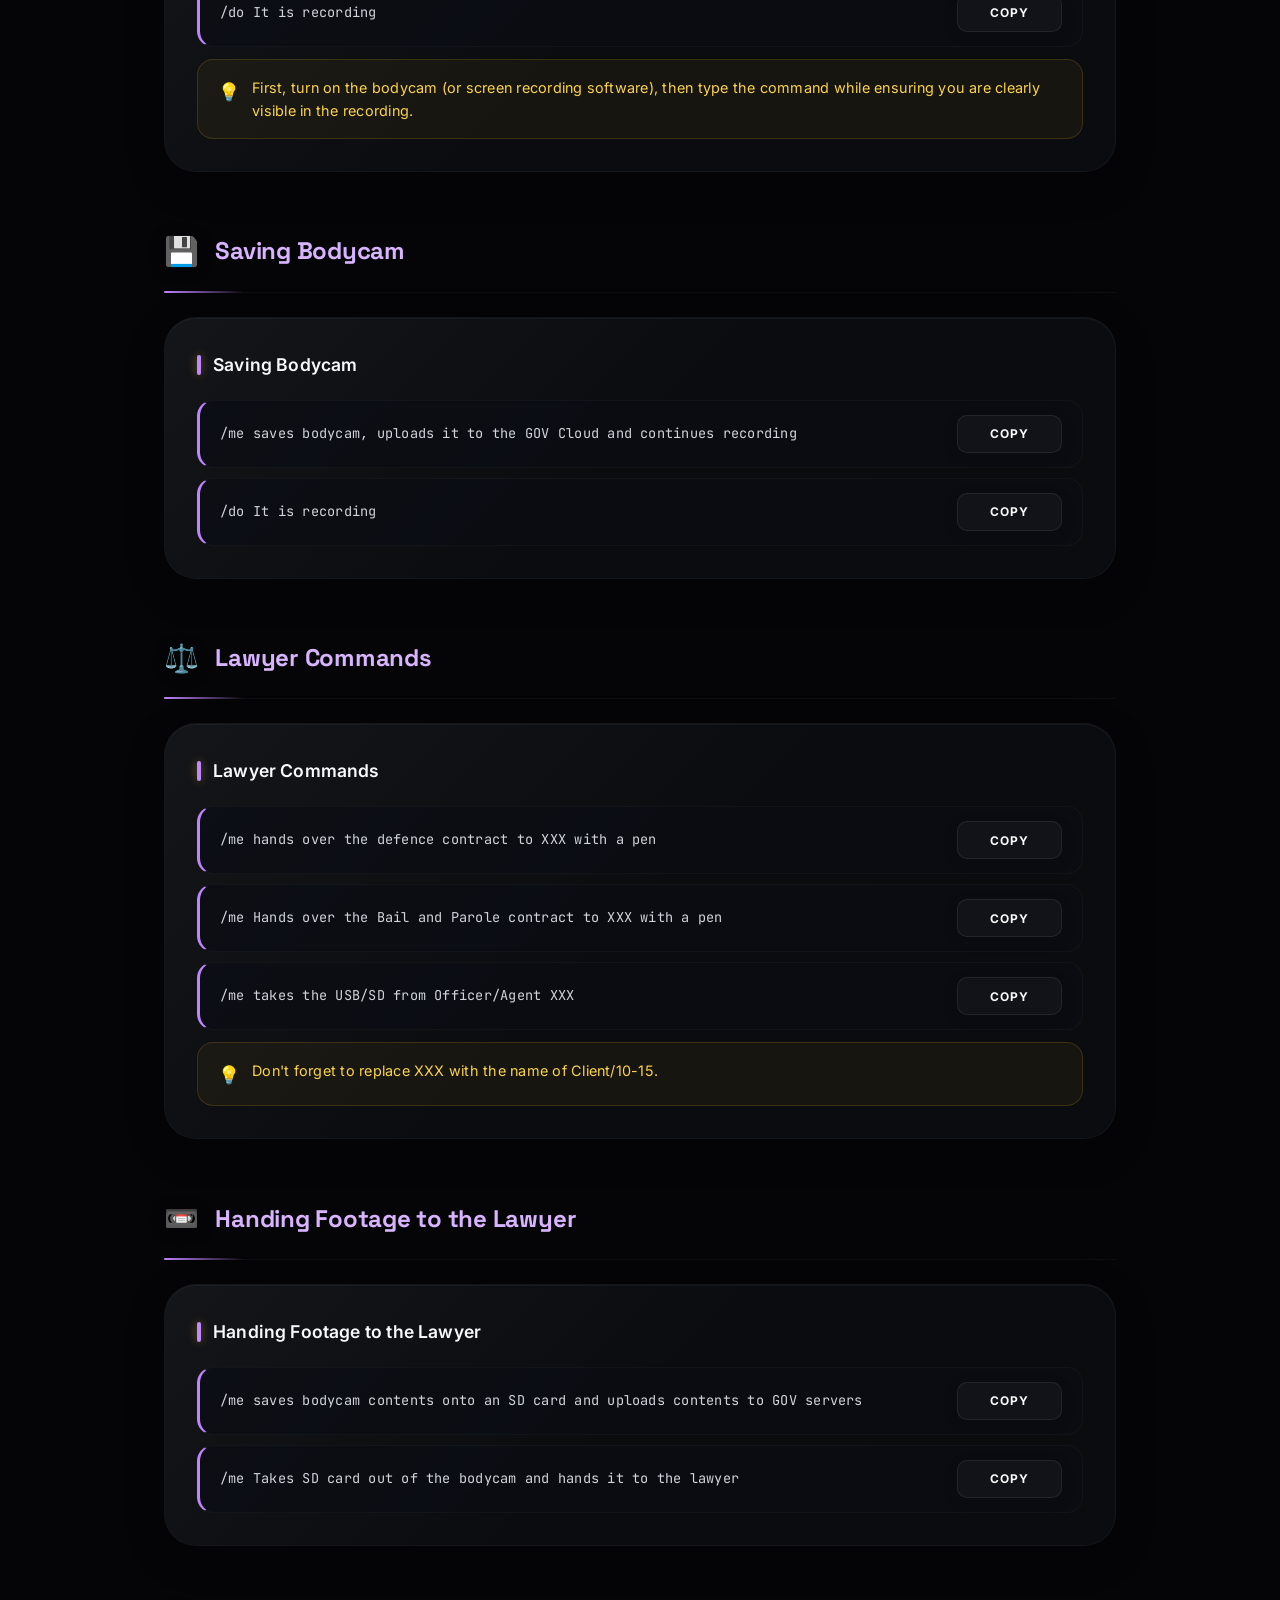
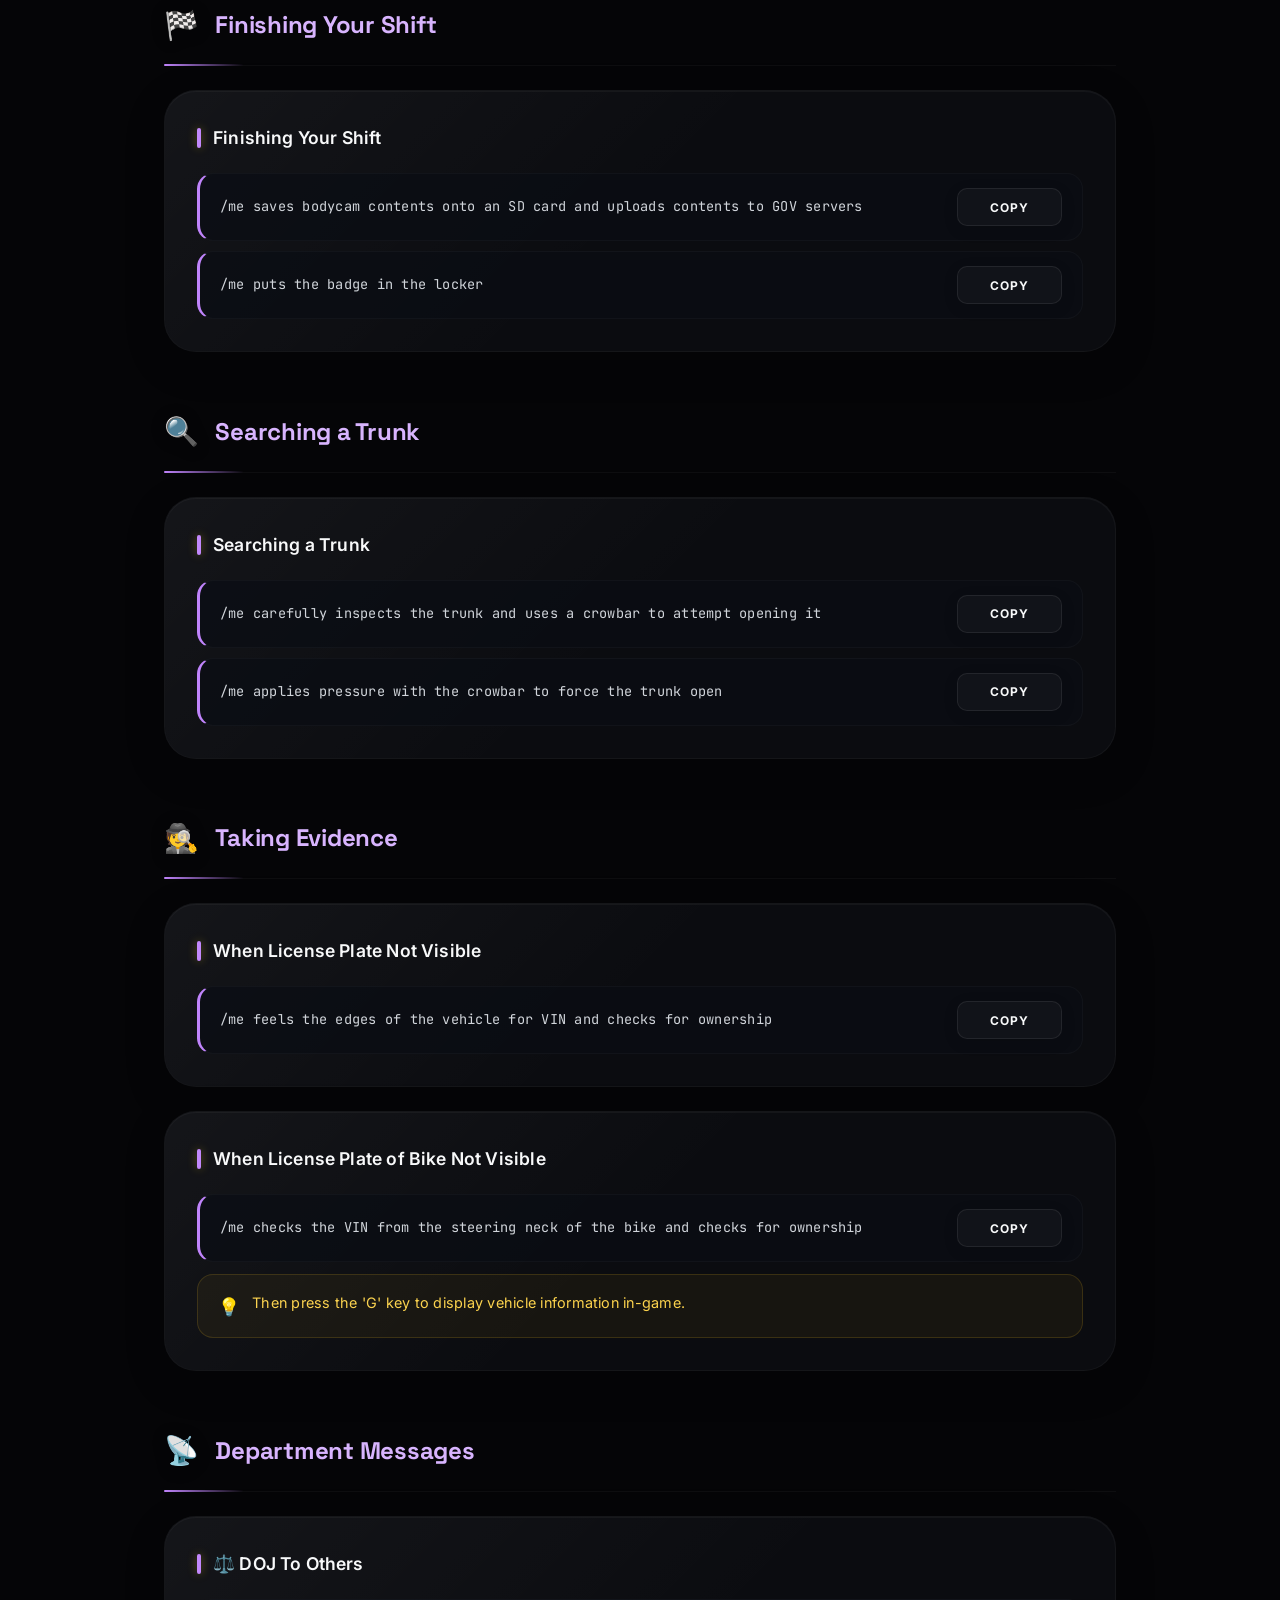
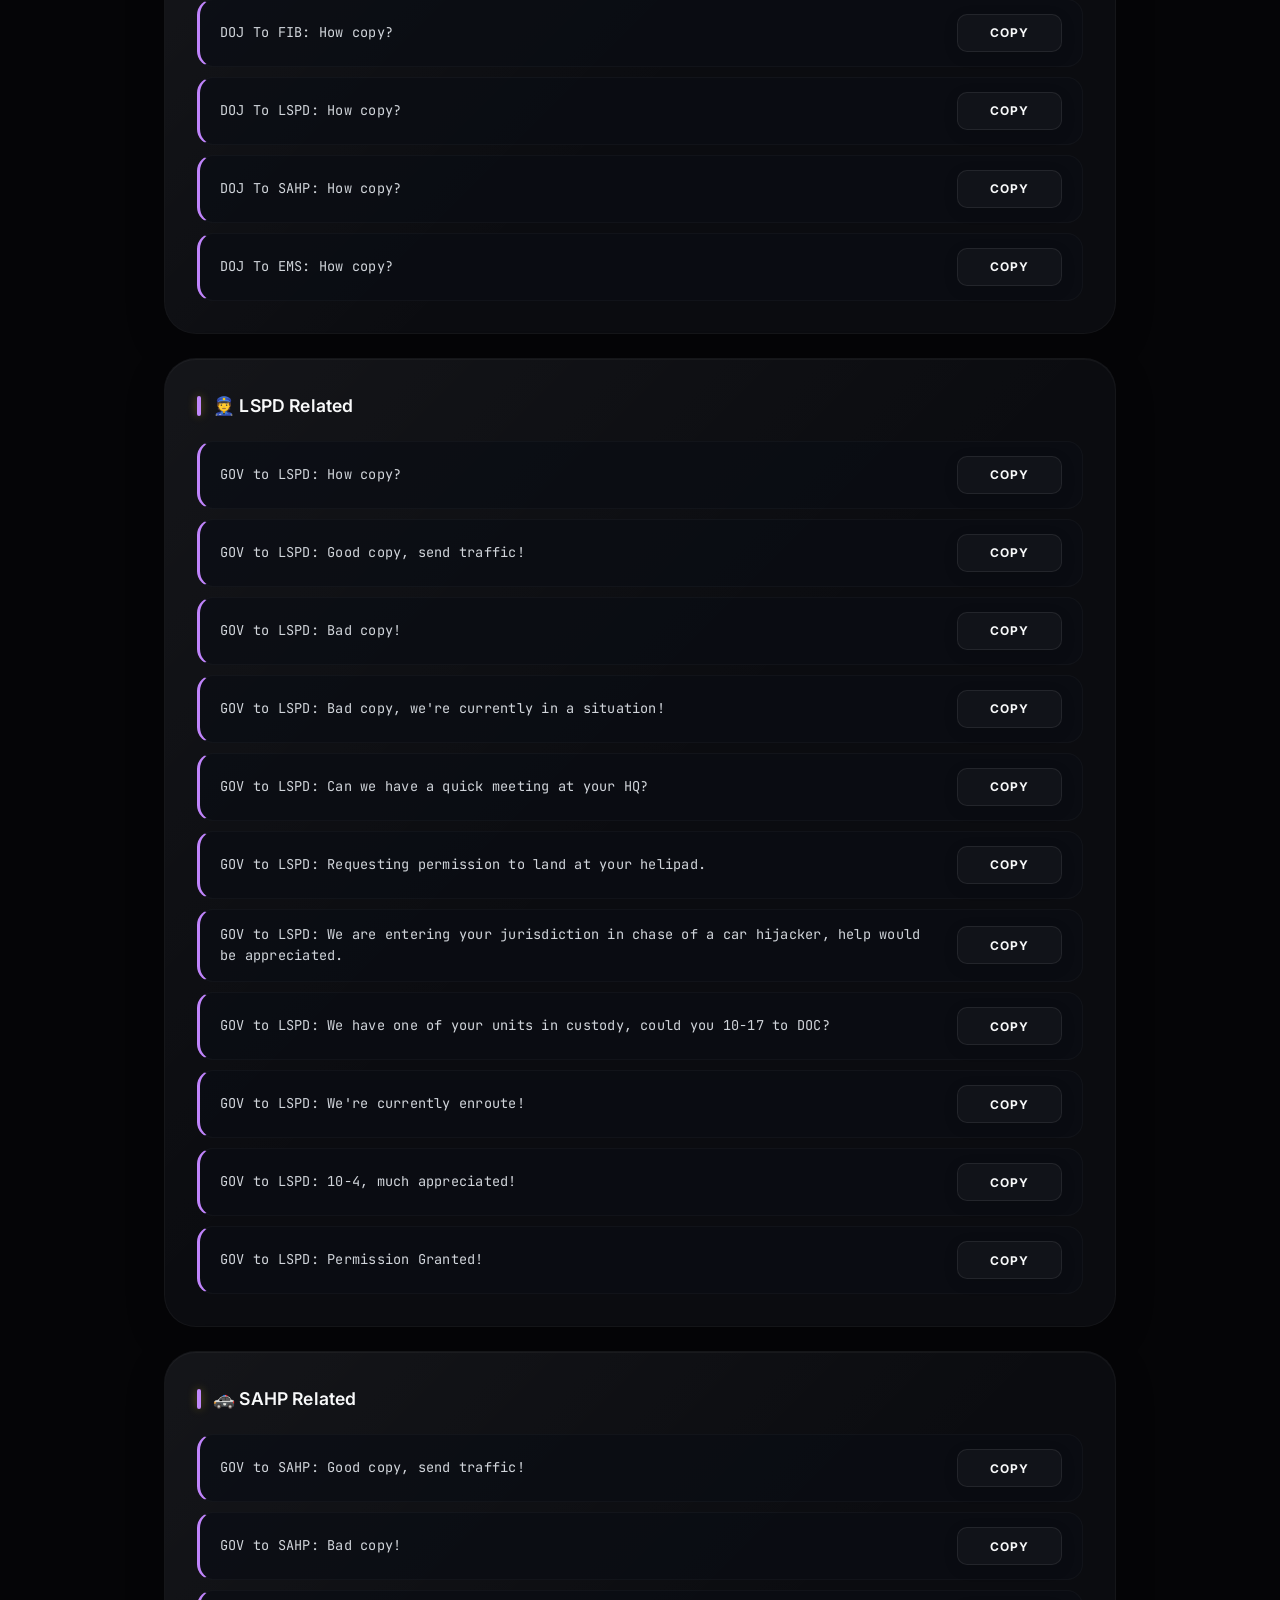
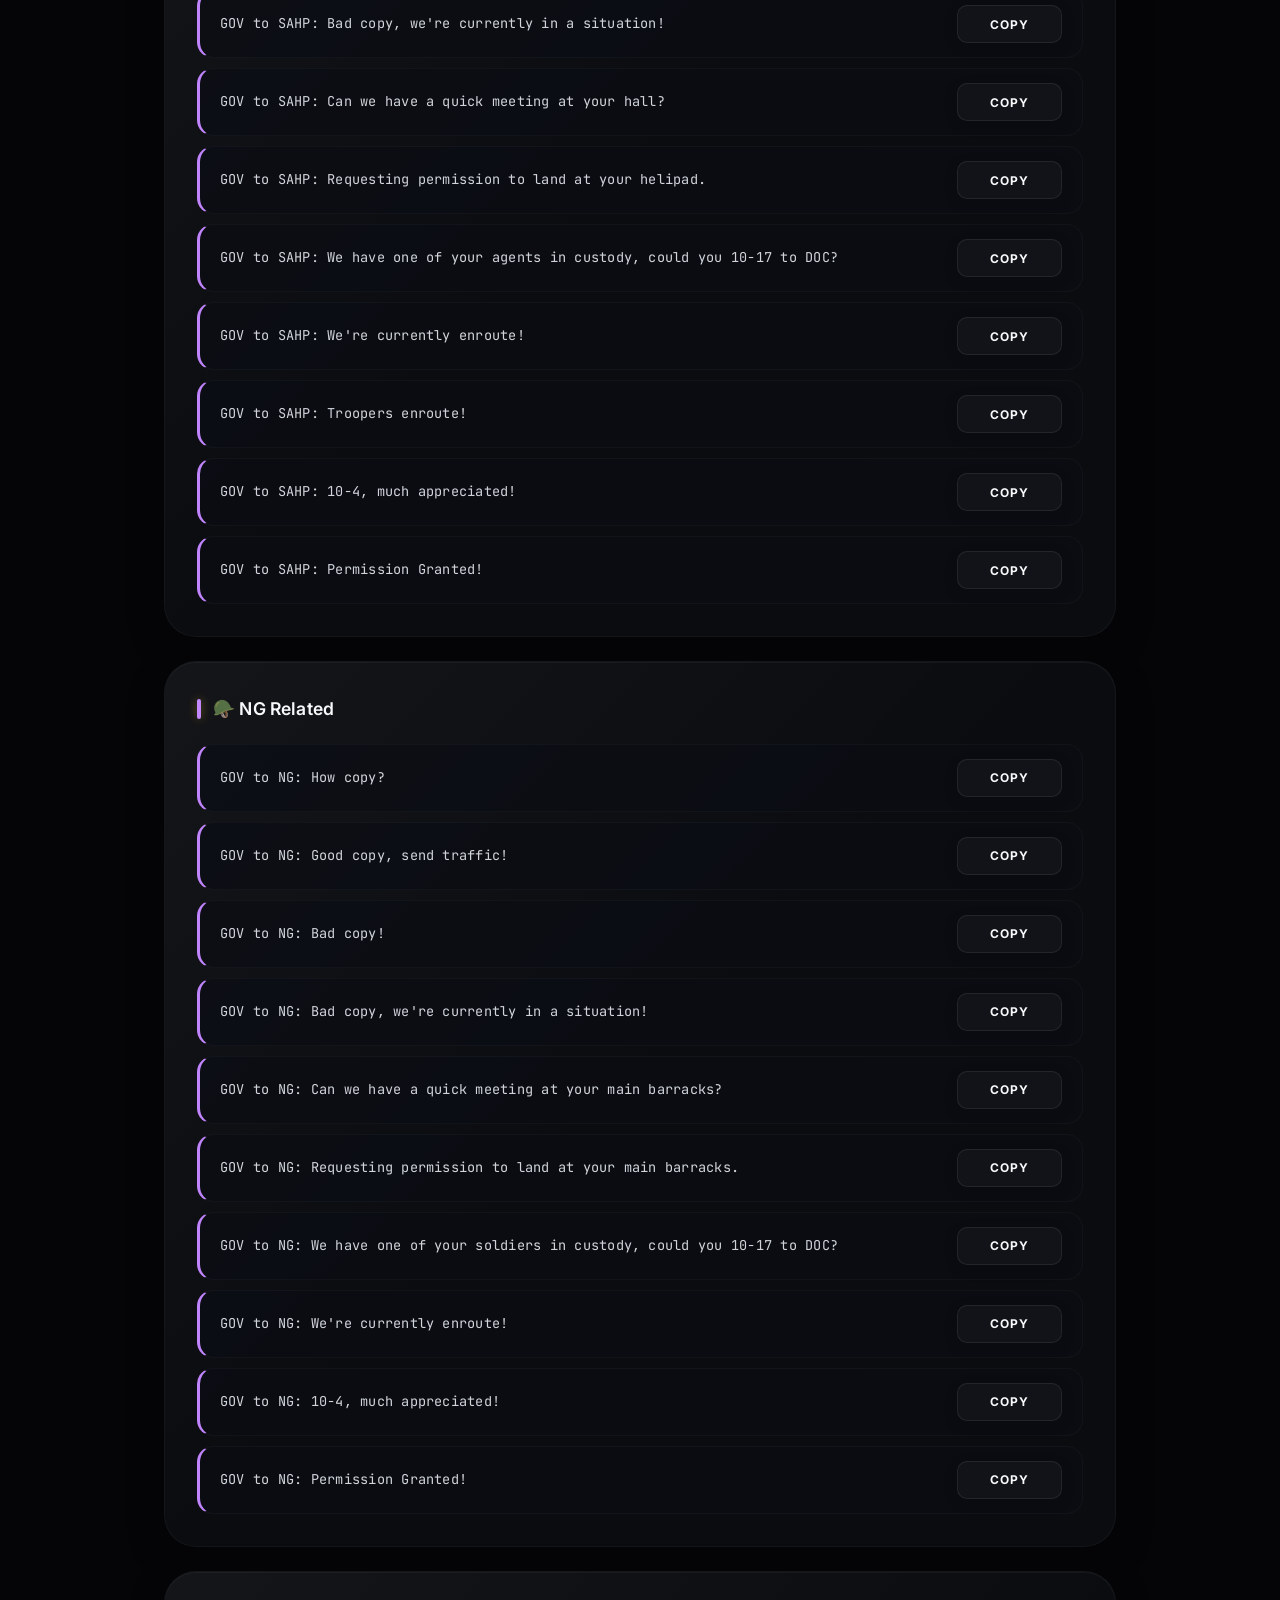
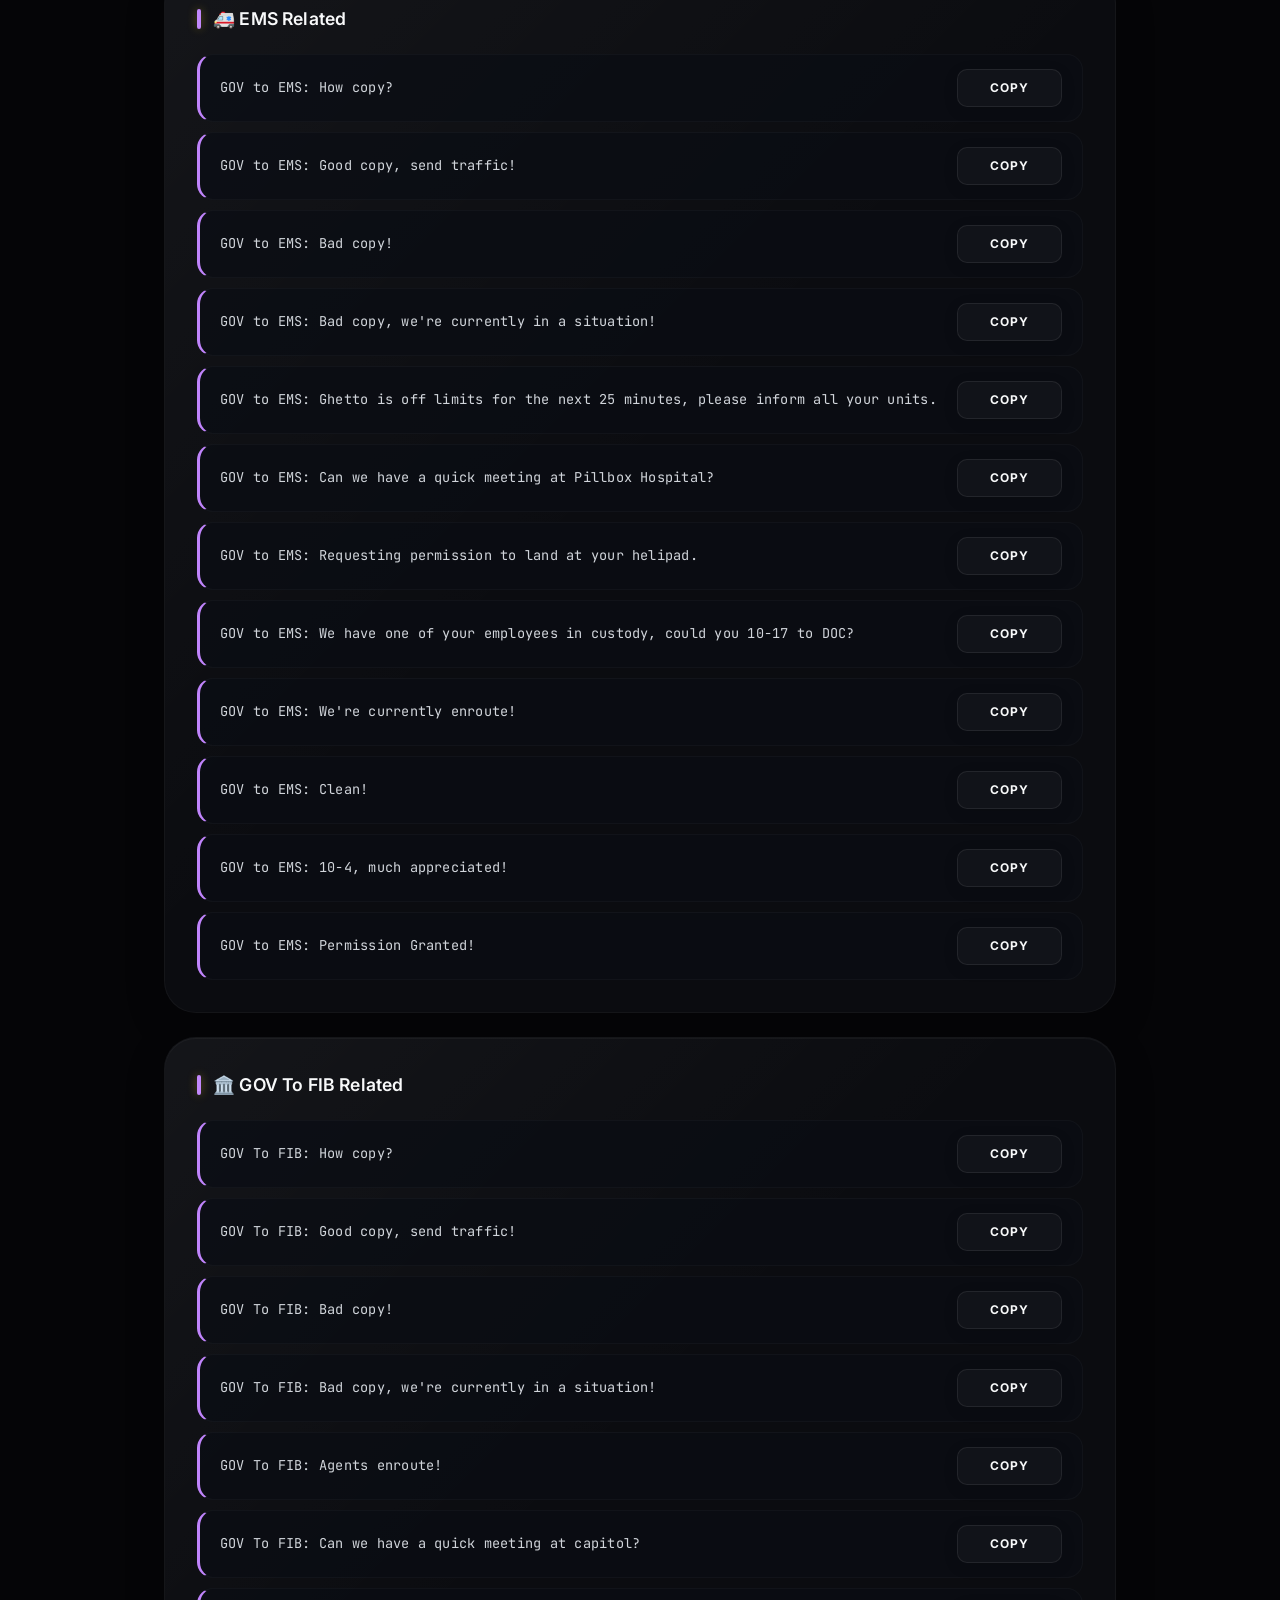
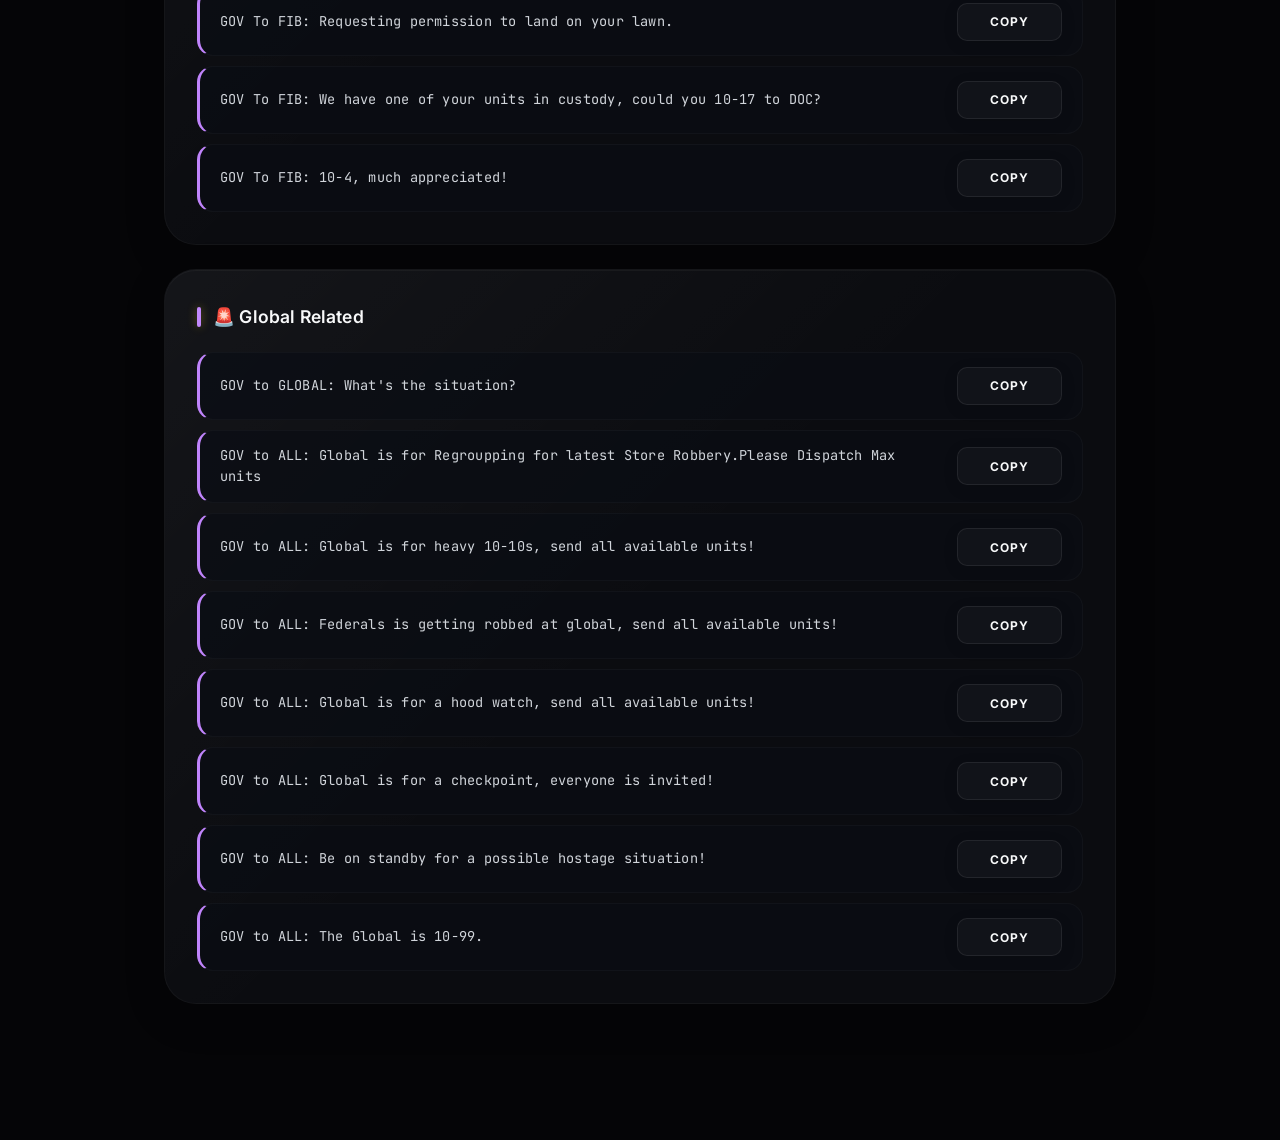
<file: gov.html>
<!DOCTYPE html>
<html lang="en">
<head>
  <meta charset="UTF-8"><meta name="viewport" content="width=device-width, initial-scale=1.0">
  <title>Government Bodycam Commands — Los Santos Hub</title>
  <link rel="stylesheet" href="styles.css">
  <style>:root{--accent:#c084fc;--accent-dark:#a855f7;--accent-light:#d8b4fe;--glow-1:rgba(192,132,252,0.15);--glow-2:rgba(168,85,247,0.1);--glow-3:rgba(216,180,254,0.08)}</style>
</head>
<body>
  <div class="bg-mesh"></div><div class="bg-grid"></div><div class="bg-noise"></div>
  <div class="orb orb-1"></div><div class="orb orb-2"></div><div class="orb orb-3"></div>
  <a href="index.html" class="back-btn"><svg viewBox="0 0 24 24" fill="none" stroke="currentColor" stroke-width="2"><path d="M19 12H5M12 19l-7-7 7-7"/></svg>BACK TO HUB</a>
  <div class="page-container">
    <header class="page-header"><h1>GOVERNMENT COMMANDS</h1><div class="subtitle">MADE BY ALEEX UNSTOPPABLE</div></header>
    <div class="section"><div class="section-header"><span class="section-icon">📹</span><h2>Attaching Bodycam</h2></div>
      <div class="card"><h3>Attaching Bodycam (Uniform)</h3>
        <div class="cmd"><span class="cmd-text">/me Takes out bodycam, attaches it to chest, checks its ballistic, water proof</span><button class="copy-btn" onclick="copyCmd(this)">COPY</button></div>
        <div class="cmd"><span class="cmd-text">/me makes sure it is recording and checks for the red light</span><button class="copy-btn" onclick="copyCmd(this)">COPY</button></div>
        <div class="cmd"><span class="cmd-text">/do It is recording, is ballistic and water proof</span><button class="copy-btn" onclick="copyCmd(this)">COPY</button></div>
        <div class="cmd"><span class="cmd-text">/me connects PDA to the nearest cell tower</span><button class="copy-btn" onclick="copyCmd(this)">COPY</button></div>
      </div>
      <div class="card"><h3>While Undercover</h3>
        <div class="cmd"><span class="cmd-text">/me takes out bodycam and attaches it to belt, hides it, checks its ballistic and water proof</span><button class="copy-btn" onclick="copyCmd(this)">COPY</button></div>
        <div class="cmd"><span class="cmd-text">/me makes sure it is recording and checks for the red light</span><button class="copy-btn" onclick="copyCmd(this)">COPY</button></div>
        <div class="cmd"><span class="cmd-text">/do It is recording, is ballistic and water proof</span><button class="copy-btn" onclick="copyCmd(this)">COPY</button></div>
        <div class="cmd"><span class="cmd-text">/me connects PDA to the nearest cell tower</span><button class="copy-btn" onclick="copyCmd(this)">COPY</button></div>
      </div>
    </div>
    <div class="section"><div class="section-header"><span class="section-icon">🔄</span><h2>Refreshing Bodycam</h2></div>
      <div class="card"><h3>Refreshing Bodycam</h3>
        <div class="cmd"><span class="cmd-text">/me refreshing bodycam</span><button class="copy-btn" onclick="copyCmd(this)">COPY</button></div>
        <div class="cmd"><span class="cmd-text">/do It is recording</span><button class="copy-btn" onclick="copyCmd(this)">COPY</button></div>
        <div class="info-note">First, turn on the bodycam (or screen recording software), then type the command while ensuring you are clearly visible in the recording.</div>
      </div>
    </div>
    <div class="section"><div class="section-header"><span class="section-icon">💾</span><h2>Saving Bodycam</h2></div>
      <div class="card"><h3>Saving Bodycam</h3>
        <div class="cmd"><span class="cmd-text">/me saves bodycam, uploads it to the GOV Cloud and continues recording</span><button class="copy-btn" onclick="copyCmd(this)">COPY</button></div>
        <div class="cmd"><span class="cmd-text">/do It is recording</span><button class="copy-btn" onclick="copyCmd(this)">COPY</button></div>
      </div>
    </div>
    <div class="section"><div class="section-header"><span class="section-icon">⚖️</span><h2>Lawyer Commands</h2></div>
      <div class="card"><h3>Lawyer Commands</h3>
        <div class="cmd"><span class="cmd-text">/me hands over the defence contract to XXX with a pen</span><button class="copy-btn" onclick="copyCmd(this)">COPY</button></div>
        <div class="cmd"><span class="cmd-text">/me Hands over the Bail and Parole contract to XXX with a pen</span><button class="copy-btn" onclick="copyCmd(this)">COPY</button></div>
        <div class="cmd"><span class="cmd-text">/me takes the USB/SD from Officer/Agent XXX</span><button class="copy-btn" onclick="copyCmd(this)">COPY</button></div>
        <div class="info-note">Don't forget to replace XXX with the name of Client/10-15.</div>
      </div>
    </div>
    <div class="section"><div class="section-header"><span class="section-icon">📼</span><h2>Handing Footage to the Lawyer</h2></div>
      <div class="card"><h3>Handing Footage to the Lawyer</h3>
        <div class="cmd"><span class="cmd-text">/me saves bodycam contents onto an SD card and uploads contents to GOV servers</span><button class="copy-btn" onclick="copyCmd(this)">COPY</button></div>
        <div class="cmd"><span class="cmd-text">/me Takes SD card out of the bodycam and hands it to the lawyer</span><button class="copy-btn" onclick="copyCmd(this)">COPY</button></div>
      </div>
    </div>
    <div class="section"><div class="section-header"><span class="section-icon">🏁</span><h2>Finishing Your Shift</h2></div>
      <div class="card"><h3>Finishing Your Shift</h3>
        <div class="cmd"><span class="cmd-text">/me saves bodycam contents onto an SD card and uploads contents to GOV servers</span><button class="copy-btn" onclick="copyCmd(this)">COPY</button></div>
        <div class="cmd"><span class="cmd-text">/me puts the badge in the locker</span><button class="copy-btn" onclick="copyCmd(this)">COPY</button></div>
      </div>
    </div>
    <div class="section"><div class="section-header"><span class="section-icon">🔍</span><h2>Searching a Trunk</h2></div>
      <div class="card"><h3>Searching a Trunk</h3>
        <div class="cmd"><span class="cmd-text">/me carefully inspects the trunk and uses a crowbar to attempt opening it</span><button class="copy-btn" onclick="copyCmd(this)">COPY</button></div>
        <div class="cmd"><span class="cmd-text">/me applies pressure with the crowbar to force the trunk open</span><button class="copy-btn" onclick="copyCmd(this)">COPY</button></div>
      </div>
    </div>
    <div class="section"><div class="section-header"><span class="section-icon">🕵️</span><h2>Taking Evidence</h2></div>
      <div class="card"><h3>When License Plate Not Visible</h3>
        <div class="cmd"><span class="cmd-text">/me feels the edges of the vehicle for VIN and checks for ownership</span><button class="copy-btn" onclick="copyCmd(this)">COPY</button></div>
      </div>
      <div class="card"><h3>When License Plate of Bike Not Visible</h3>
        <div class="cmd"><span class="cmd-text">/me checks the VIN from the steering neck of the bike and checks for ownership</span><button class="copy-btn" onclick="copyCmd(this)">COPY</button></div>
        <div class="info-note">Then press the 'G' key to display vehicle information in-game.</div>
      </div>
    </div>
    <div class="section"><div class="section-header"><span class="section-icon">📡</span><h2>Department Messages</h2></div>
      <div class="card"><h3>⚖️ DOJ To Others</h3>
        <div class="cmd"><span class="cmd-text">DOJ To FIB: How copy?</span><button class="copy-btn" onclick="copyCmd(this)">COPY</button></div>
        <div class="cmd"><span class="cmd-text">DOJ To LSPD: How copy?</span><button class="copy-btn" onclick="copyCmd(this)">COPY</button></div>
        <div class="cmd"><span class="cmd-text">DOJ To SAHP: How copy?</span><button class="copy-btn" onclick="copyCmd(this)">COPY</button></div>
        <div class="cmd"><span class="cmd-text">DOJ To EMS: How copy?</span><button class="copy-btn" onclick="copyCmd(this)">COPY</button></div>
      </div>
      <div class="card"><h3>👮 LSPD Related</h3>
        <div class="cmd"><span class="cmd-text">GOV to LSPD: How copy?</span><button class="copy-btn" onclick="copyCmd(this)">COPY</button></div>
        <div class="cmd"><span class="cmd-text">GOV to LSPD: Good copy, send traffic!</span><button class="copy-btn" onclick="copyCmd(this)">COPY</button></div>
        <div class="cmd"><span class="cmd-text">GOV to LSPD: Bad copy!</span><button class="copy-btn" onclick="copyCmd(this)">COPY</button></div>
        <div class="cmd"><span class="cmd-text">GOV to LSPD: Bad copy, we're currently in a situation!</span><button class="copy-btn" onclick="copyCmd(this)">COPY</button></div>
        <div class="cmd"><span class="cmd-text">GOV to LSPD: Can we have a quick meeting at your HQ?</span><button class="copy-btn" onclick="copyCmd(this)">COPY</button></div>
        <div class="cmd"><span class="cmd-text">GOV to LSPD: Requesting permission to land at your helipad.</span><button class="copy-btn" onclick="copyCmd(this)">COPY</button></div>
        <div class="cmd"><span class="cmd-text">GOV to LSPD: We are entering your jurisdiction in chase of a car hijacker, help would be appreciated.</span><button class="copy-btn" onclick="copyCmd(this)">COPY</button></div>
        <div class="cmd"><span class="cmd-text">GOV to LSPD: We have one of your units in custody, could you 10-17 to DOC?</span><button class="copy-btn" onclick="copyCmd(this)">COPY</button></div>
        <div class="cmd"><span class="cmd-text">GOV to LSPD: We're currently enroute!</span><button class="copy-btn" onclick="copyCmd(this)">COPY</button></div>
        <div class="cmd"><span class="cmd-text">GOV to LSPD: 10-4, much appreciated!</span><button class="copy-btn" onclick="copyCmd(this)">COPY</button></div>
        <div class="cmd"><span class="cmd-text">GOV to LSPD: Permission Granted!</span><button class="copy-btn" onclick="copyCmd(this)">COPY</button></div>
      </div>
      <div class="card"><h3>🚓 SAHP Related</h3>
        <div class="cmd"><span class="cmd-text">GOV to SAHP: Good copy, send traffic!</span><button class="copy-btn" onclick="copyCmd(this)">COPY</button></div>
        <div class="cmd"><span class="cmd-text">GOV to SAHP: Bad copy!</span><button class="copy-btn" onclick="copyCmd(this)">COPY</button></div>
        <div class="cmd"><span class="cmd-text">GOV to SAHP: Bad copy, we're currently in a situation!</span><button class="copy-btn" onclick="copyCmd(this)">COPY</button></div>
        <div class="cmd"><span class="cmd-text">GOV to SAHP: Can we have a quick meeting at your hall?</span><button class="copy-btn" onclick="copyCmd(this)">COPY</button></div>
        <div class="cmd"><span class="cmd-text">GOV to SAHP: Requesting permission to land at your helipad.</span><button class="copy-btn" onclick="copyCmd(this)">COPY</button></div>
        <div class="cmd"><span class="cmd-text">GOV to SAHP: We have one of your agents in custody, could you 10-17 to DOC?</span><button class="copy-btn" onclick="copyCmd(this)">COPY</button></div>
        <div class="cmd"><span class="cmd-text">GOV to SAHP: We're currently enroute!</span><button class="copy-btn" onclick="copyCmd(this)">COPY</button></div>
        <div class="cmd"><span class="cmd-text">GOV to SAHP: Troopers enroute!</span><button class="copy-btn" onclick="copyCmd(this)">COPY</button></div>
        <div class="cmd"><span class="cmd-text">GOV to SAHP: 10-4, much appreciated!</span><button class="copy-btn" onclick="copyCmd(this)">COPY</button></div>
        <div class="cmd"><span class="cmd-text">GOV to SAHP: Permission Granted!</span><button class="copy-btn" onclick="copyCmd(this)">COPY</button></div>
      </div>
      <div class="card"><h3>🪖 NG Related</h3>
        <div class="cmd"><span class="cmd-text">GOV to NG: How copy?</span><button class="copy-btn" onclick="copyCmd(this)">COPY</button></div>
        <div class="cmd"><span class="cmd-text">GOV to NG: Good copy, send traffic!</span><button class="copy-btn" onclick="copyCmd(this)">COPY</button></div>
        <div class="cmd"><span class="cmd-text">GOV to NG: Bad copy!</span><button class="copy-btn" onclick="copyCmd(this)">COPY</button></div>
        <div class="cmd"><span class="cmd-text">GOV to NG: Bad copy, we're currently in a situation!</span><button class="copy-btn" onclick="copyCmd(this)">COPY</button></div>
        <div class="cmd"><span class="cmd-text">GOV to NG: Can we have a quick meeting at your main barracks?</span><button class="copy-btn" onclick="copyCmd(this)">COPY</button></div>
        <div class="cmd"><span class="cmd-text">GOV to NG: Requesting permission to land at your main barracks.</span><button class="copy-btn" onclick="copyCmd(this)">COPY</button></div>
        <div class="cmd"><span class="cmd-text">GOV to NG: We have one of your soldiers in custody, could you 10-17 to DOC?</span><button class="copy-btn" onclick="copyCmd(this)">COPY</button></div>
        <div class="cmd"><span class="cmd-text">GOV to NG: We're currently enroute!</span><button class="copy-btn" onclick="copyCmd(this)">COPY</button></div>
        <div class="cmd"><span class="cmd-text">GOV to NG: 10-4, much appreciated!</span><button class="copy-btn" onclick="copyCmd(this)">COPY</button></div>
        <div class="cmd"><span class="cmd-text">GOV to NG: Permission Granted!</span><button class="copy-btn" onclick="copyCmd(this)">COPY</button></div>
      </div>
      <div class="card"><h3>🚑 EMS Related</h3>
        <div class="cmd"><span class="cmd-text">GOV to EMS: How copy?</span><button class="copy-btn" onclick="copyCmd(this)">COPY</button></div>
        <div class="cmd"><span class="cmd-text">GOV to EMS: Good copy, send traffic!</span><button class="copy-btn" onclick="copyCmd(this)">COPY</button></div>
        <div class="cmd"><span class="cmd-text">GOV to EMS: Bad copy!</span><button class="copy-btn" onclick="copyCmd(this)">COPY</button></div>
        <div class="cmd"><span class="cmd-text">GOV to EMS: Bad copy, we're currently in a situation!</span><button class="copy-btn" onclick="copyCmd(this)">COPY</button></div>
        <div class="cmd"><span class="cmd-text">GOV to EMS: Ghetto is off limits for the next 25 minutes, please inform all your units.</span><button class="copy-btn" onclick="copyCmd(this)">COPY</button></div>
        <div class="cmd"><span class="cmd-text">GOV to EMS: Can we have a quick meeting at Pillbox Hospital?</span><button class="copy-btn" onclick="copyCmd(this)">COPY</button></div>
        <div class="cmd"><span class="cmd-text">GOV to EMS: Requesting permission to land at your helipad.</span><button class="copy-btn" onclick="copyCmd(this)">COPY</button></div>
        <div class="cmd"><span class="cmd-text">GOV to EMS: We have one of your employees in custody, could you 10-17 to DOC?</span><button class="copy-btn" onclick="copyCmd(this)">COPY</button></div>
        <div class="cmd"><span class="cmd-text">GOV to EMS: We're currently enroute!</span><button class="copy-btn" onclick="copyCmd(this)">COPY</button></div>
        <div class="cmd"><span class="cmd-text">GOV to EMS: Clean!</span><button class="copy-btn" onclick="copyCmd(this)">COPY</button></div>
        <div class="cmd"><span class="cmd-text">GOV to EMS: 10-4, much appreciated!</span><button class="copy-btn" onclick="copyCmd(this)">COPY</button></div>
        <div class="cmd"><span class="cmd-text">GOV to EMS: Permission Granted!</span><button class="copy-btn" onclick="copyCmd(this)">COPY</button></div>
      </div>
      <div class="card"><h3>🏛️ GOV To FIB Related</h3>
        <div class="cmd"><span class="cmd-text">GOV To FIB: How copy?</span><button class="copy-btn" onclick="copyCmd(this)">COPY</button></div>
        <div class="cmd"><span class="cmd-text">GOV To FIB: Good copy, send traffic!</span><button class="copy-btn" onclick="copyCmd(this)">COPY</button></div>
        <div class="cmd"><span class="cmd-text">GOV To FIB: Bad copy!</span><button class="copy-btn" onclick="copyCmd(this)">COPY</button></div>
        <div class="cmd"><span class="cmd-text">GOV To FIB: Bad copy, we're currently in a situation!</span><button class="copy-btn" onclick="copyCmd(this)">COPY</button></div>
        <div class="cmd"><span class="cmd-text">GOV To FIB: Agents enroute!</span><button class="copy-btn" onclick="copyCmd(this)">COPY</button></div>
        <div class="cmd"><span class="cmd-text">GOV To FIB: Can we have a quick meeting at capitol?</span><button class="copy-btn" onclick="copyCmd(this)">COPY</button></div>
        <div class="cmd"><span class="cmd-text">GOV To FIB: Requesting permission to land on your lawn.</span><button class="copy-btn" onclick="copyCmd(this)">COPY</button></div>
        <div class="cmd"><span class="cmd-text">GOV To FIB: We have one of your units in custody, could you 10-17 to DOC?</span><button class="copy-btn" onclick="copyCmd(this)">COPY</button></div>
        <div class="cmd"><span class="cmd-text">GOV To FIB: 10-4, much appreciated!</span><button class="copy-btn" onclick="copyCmd(this)">COPY</button></div>
      </div>
      <div class="card"><h3>🚨 Global Related</h3>
        <div class="cmd"><span class="cmd-text">GOV to GLOBAL: What's the situation?</span><button class="copy-btn" onclick="copyCmd(this)">COPY</button></div>
        <div class="cmd"><span class="cmd-text">GOV to ALL: Global is for Regroupping for latest Store Robbery.Please Dispatch Max units</span><button class="copy-btn" onclick="copyCmd(this)">COPY</button></div>
        <div class="cmd"><span class="cmd-text">GOV to ALL: Global is for heavy 10-10s, send all available units!</span><button class="copy-btn" onclick="copyCmd(this)">COPY</button></div>
        <div class="cmd"><span class="cmd-text">GOV to ALL: Federals is getting robbed at global, send all available units!</span><button class="copy-btn" onclick="copyCmd(this)">COPY</button></div>
        <div class="cmd"><span class="cmd-text">GOV to ALL: Global is for a hood watch, send all available units!</span><button class="copy-btn" onclick="copyCmd(this)">COPY</button></div>
        <div class="cmd"><span class="cmd-text">GOV to ALL: Global is for a checkpoint, everyone is invited!</span><button class="copy-btn" onclick="copyCmd(this)">COPY</button></div>
        <div class="cmd"><span class="cmd-text">GOV to ALL: Be on standby for a possible hostage situation!</span><button class="copy-btn" onclick="copyCmd(this)">COPY</button></div>
        <div class="cmd"><span class="cmd-text">GOV to ALL: The Global is 10-99.</span><button class="copy-btn" onclick="copyCmd(this)">COPY</button></div>
      </div>
    </div>

  </div>
  <script src="script.js"></script>
</body>
</html>
</file>
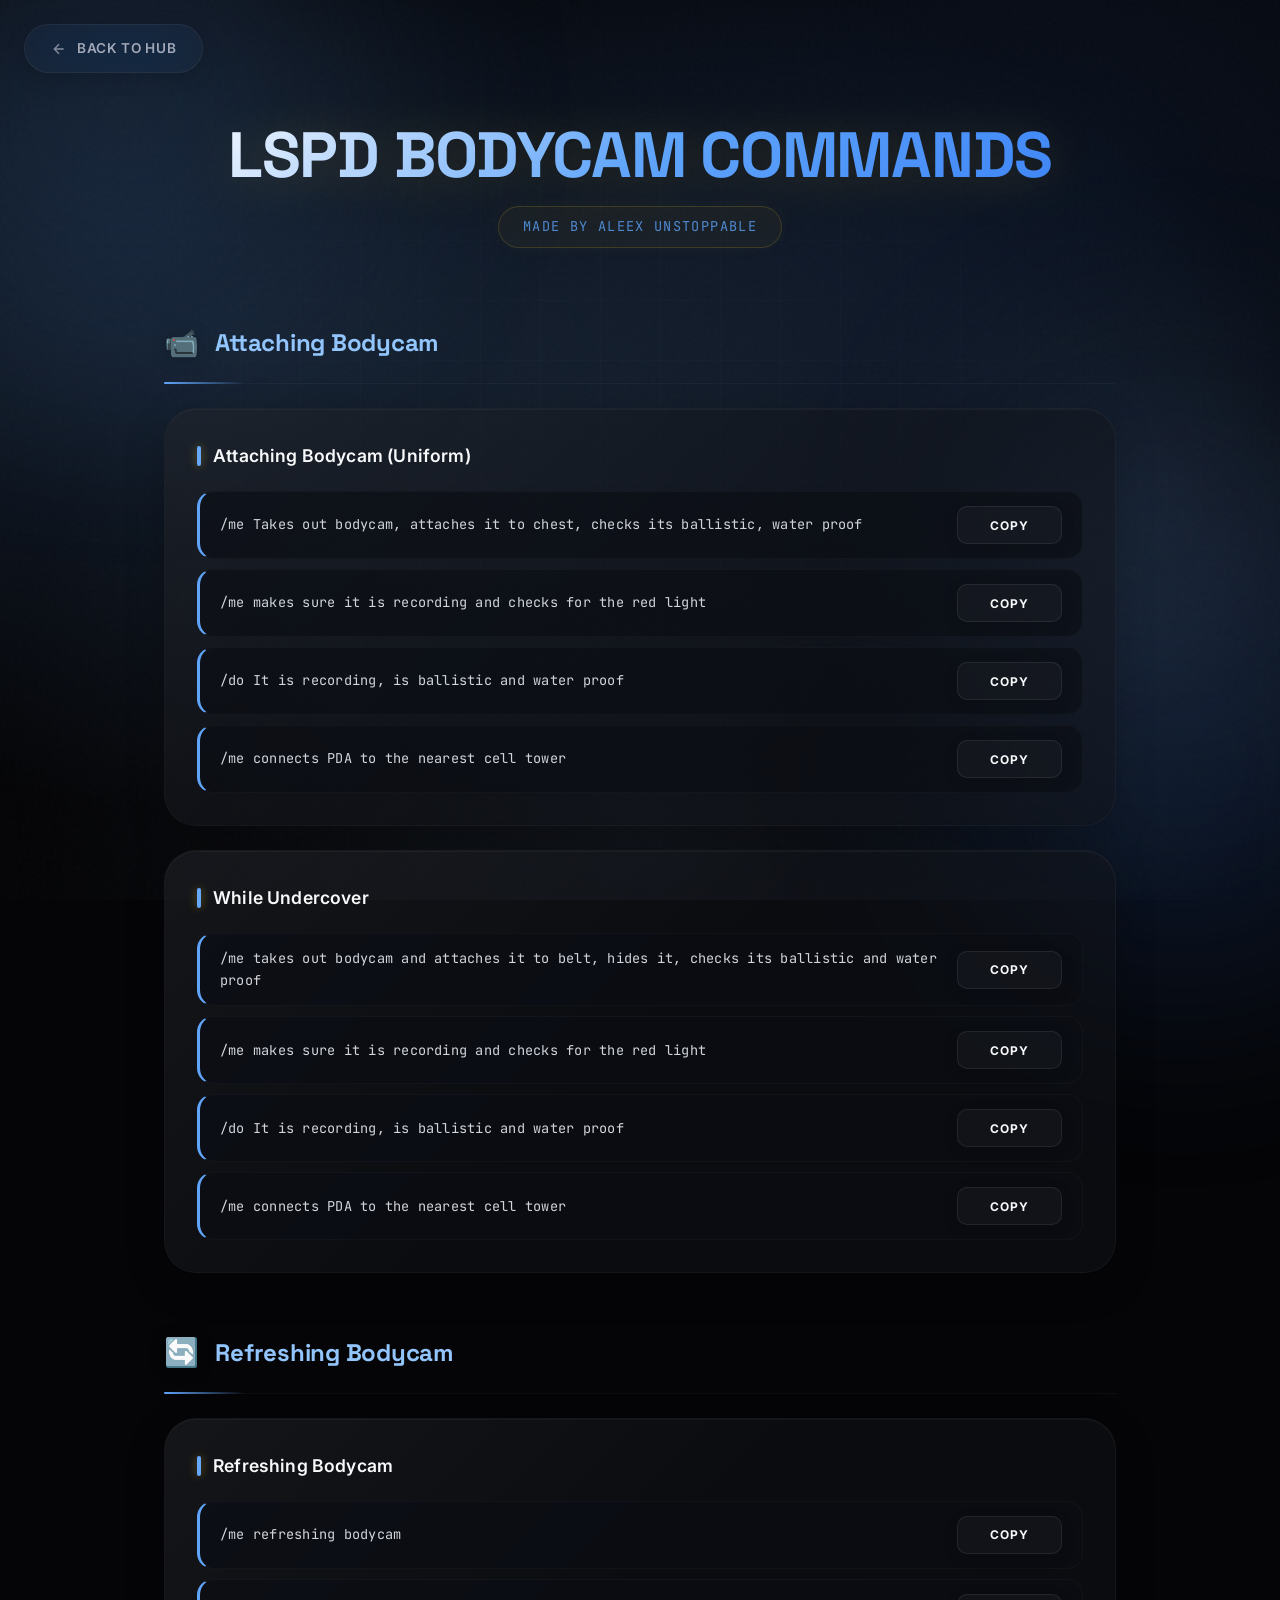
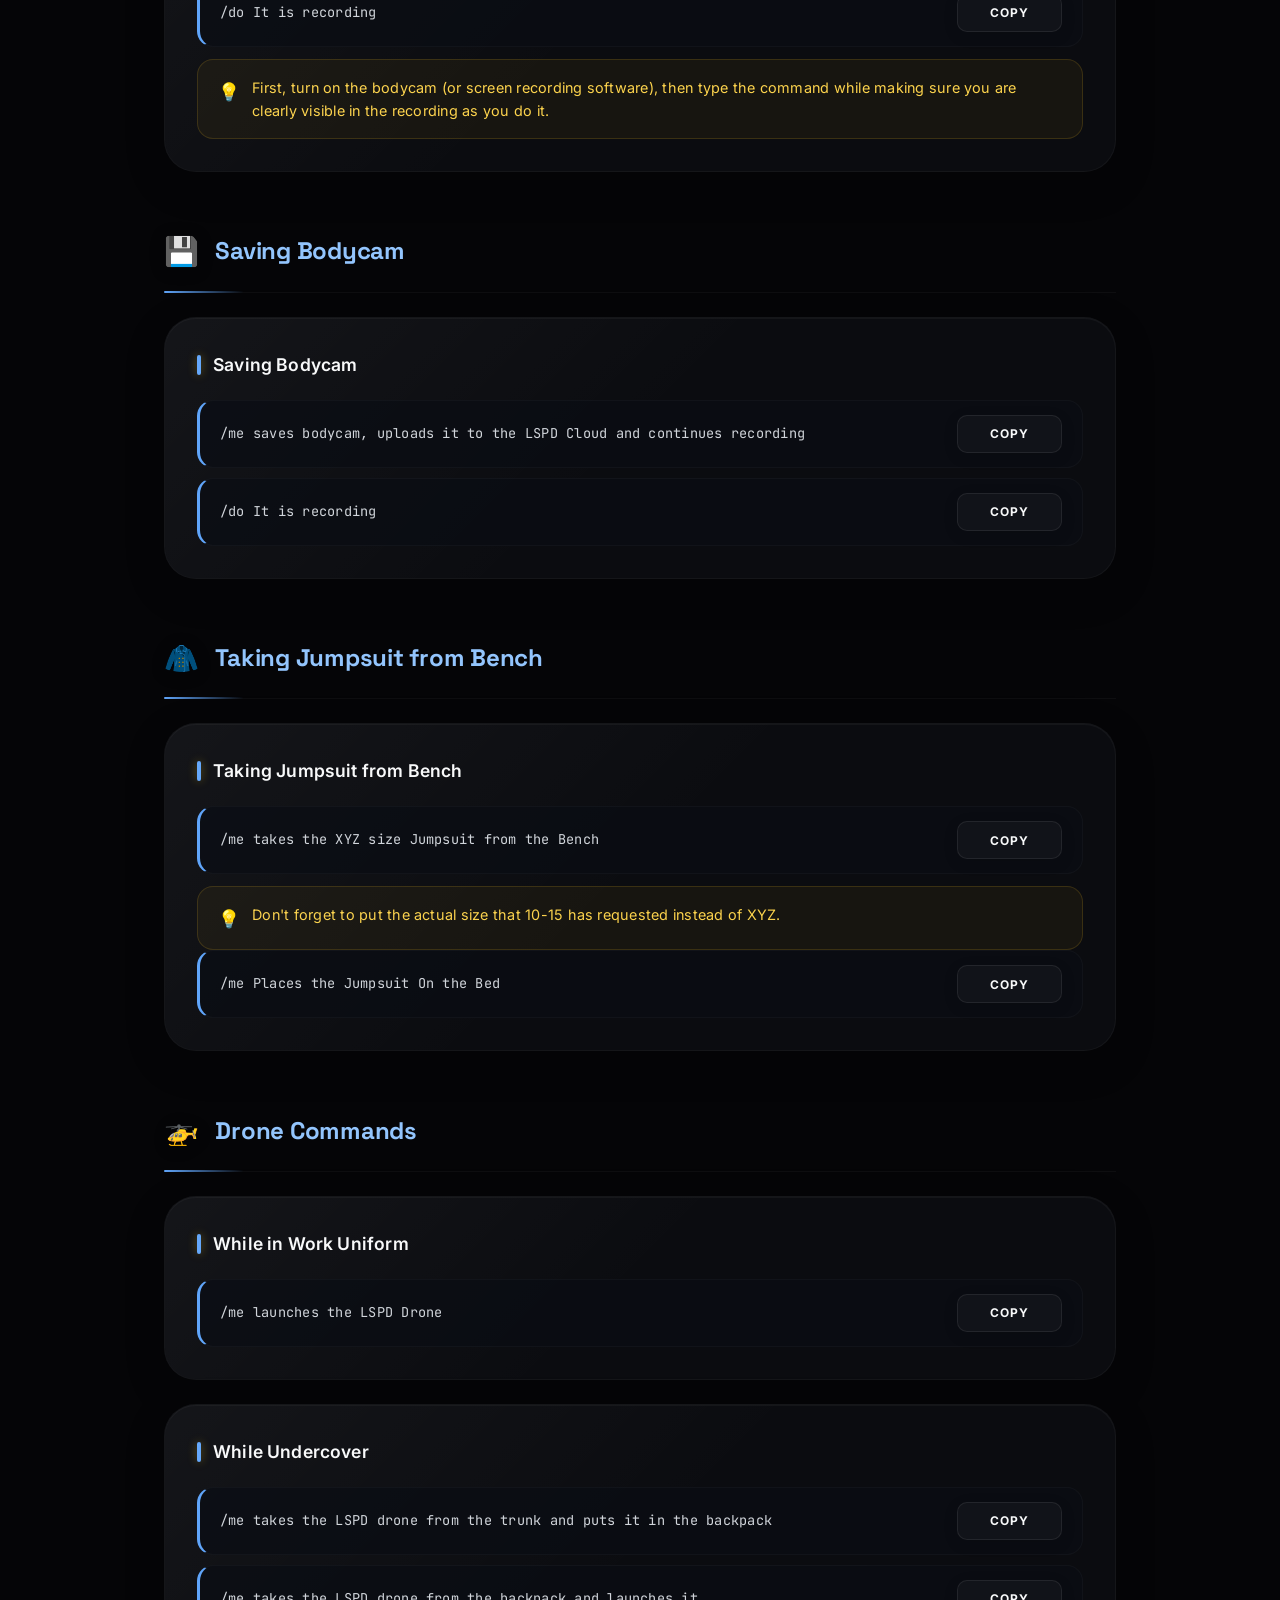
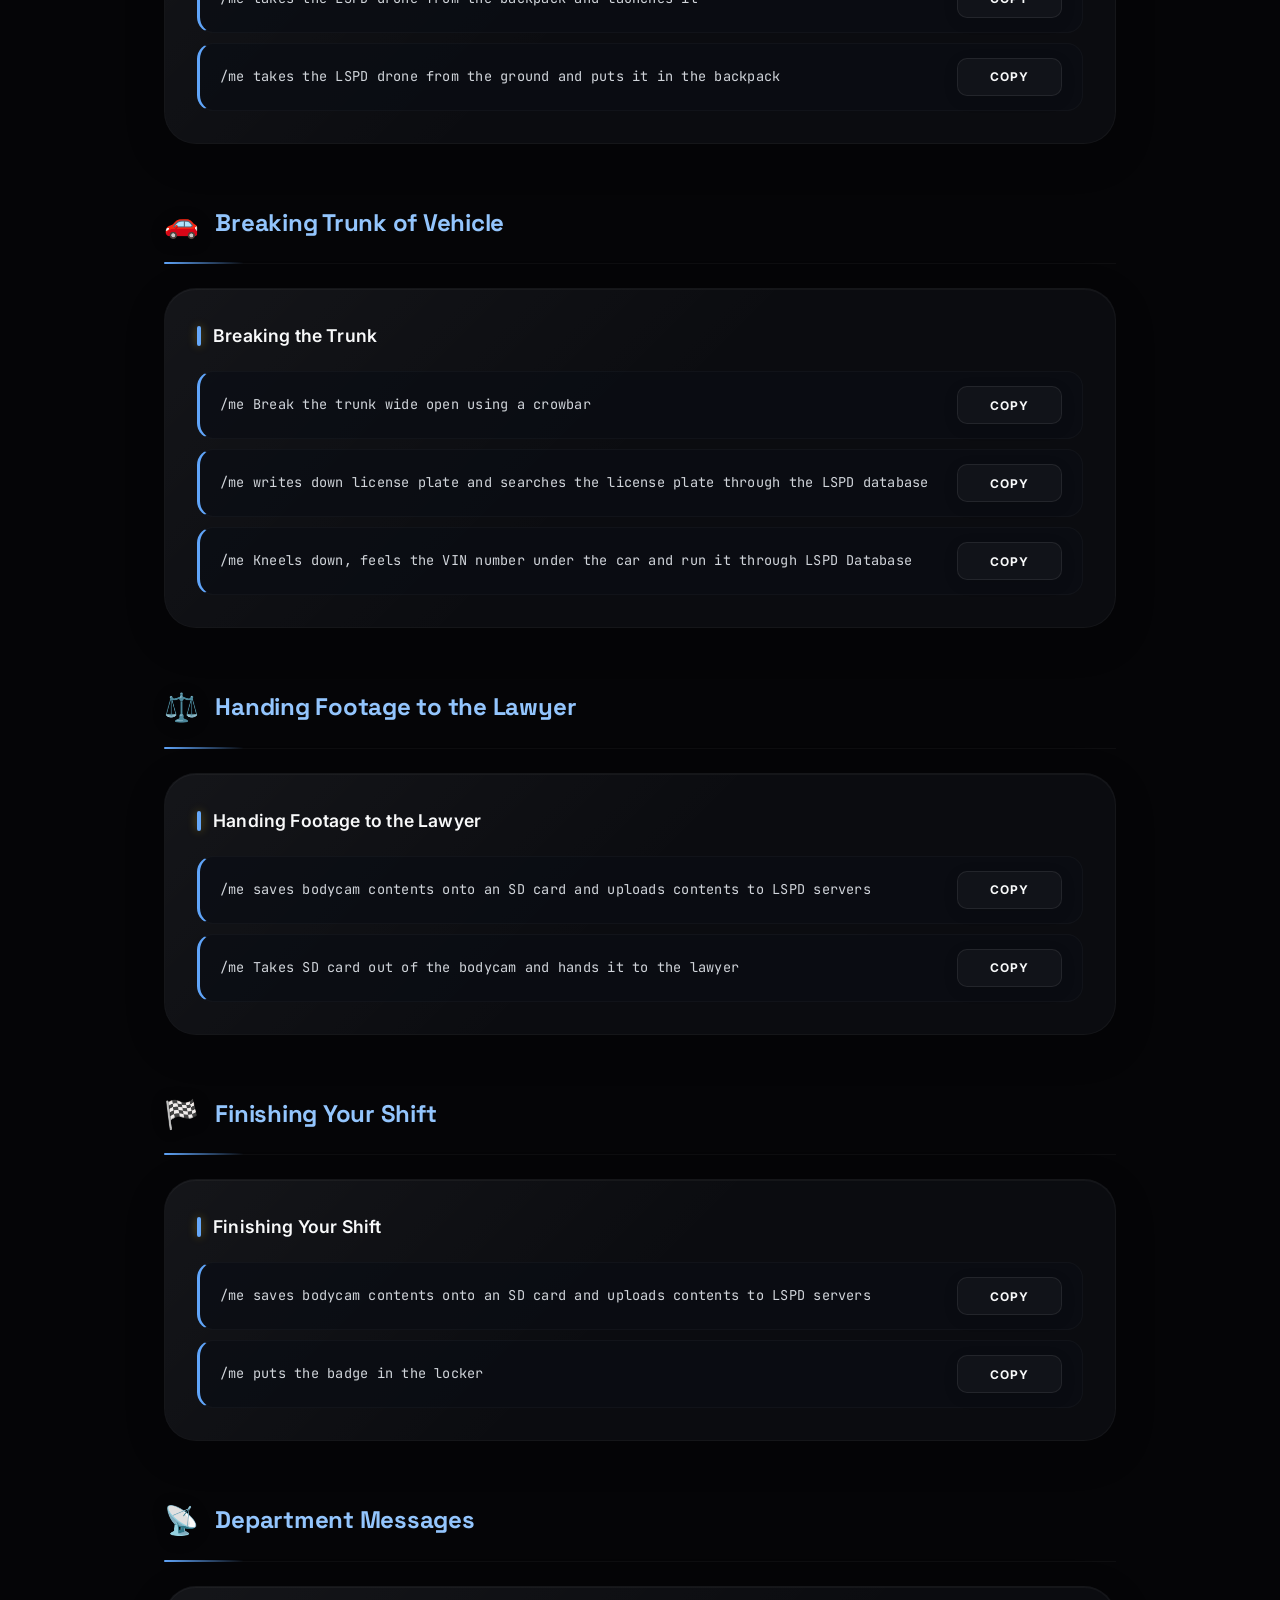
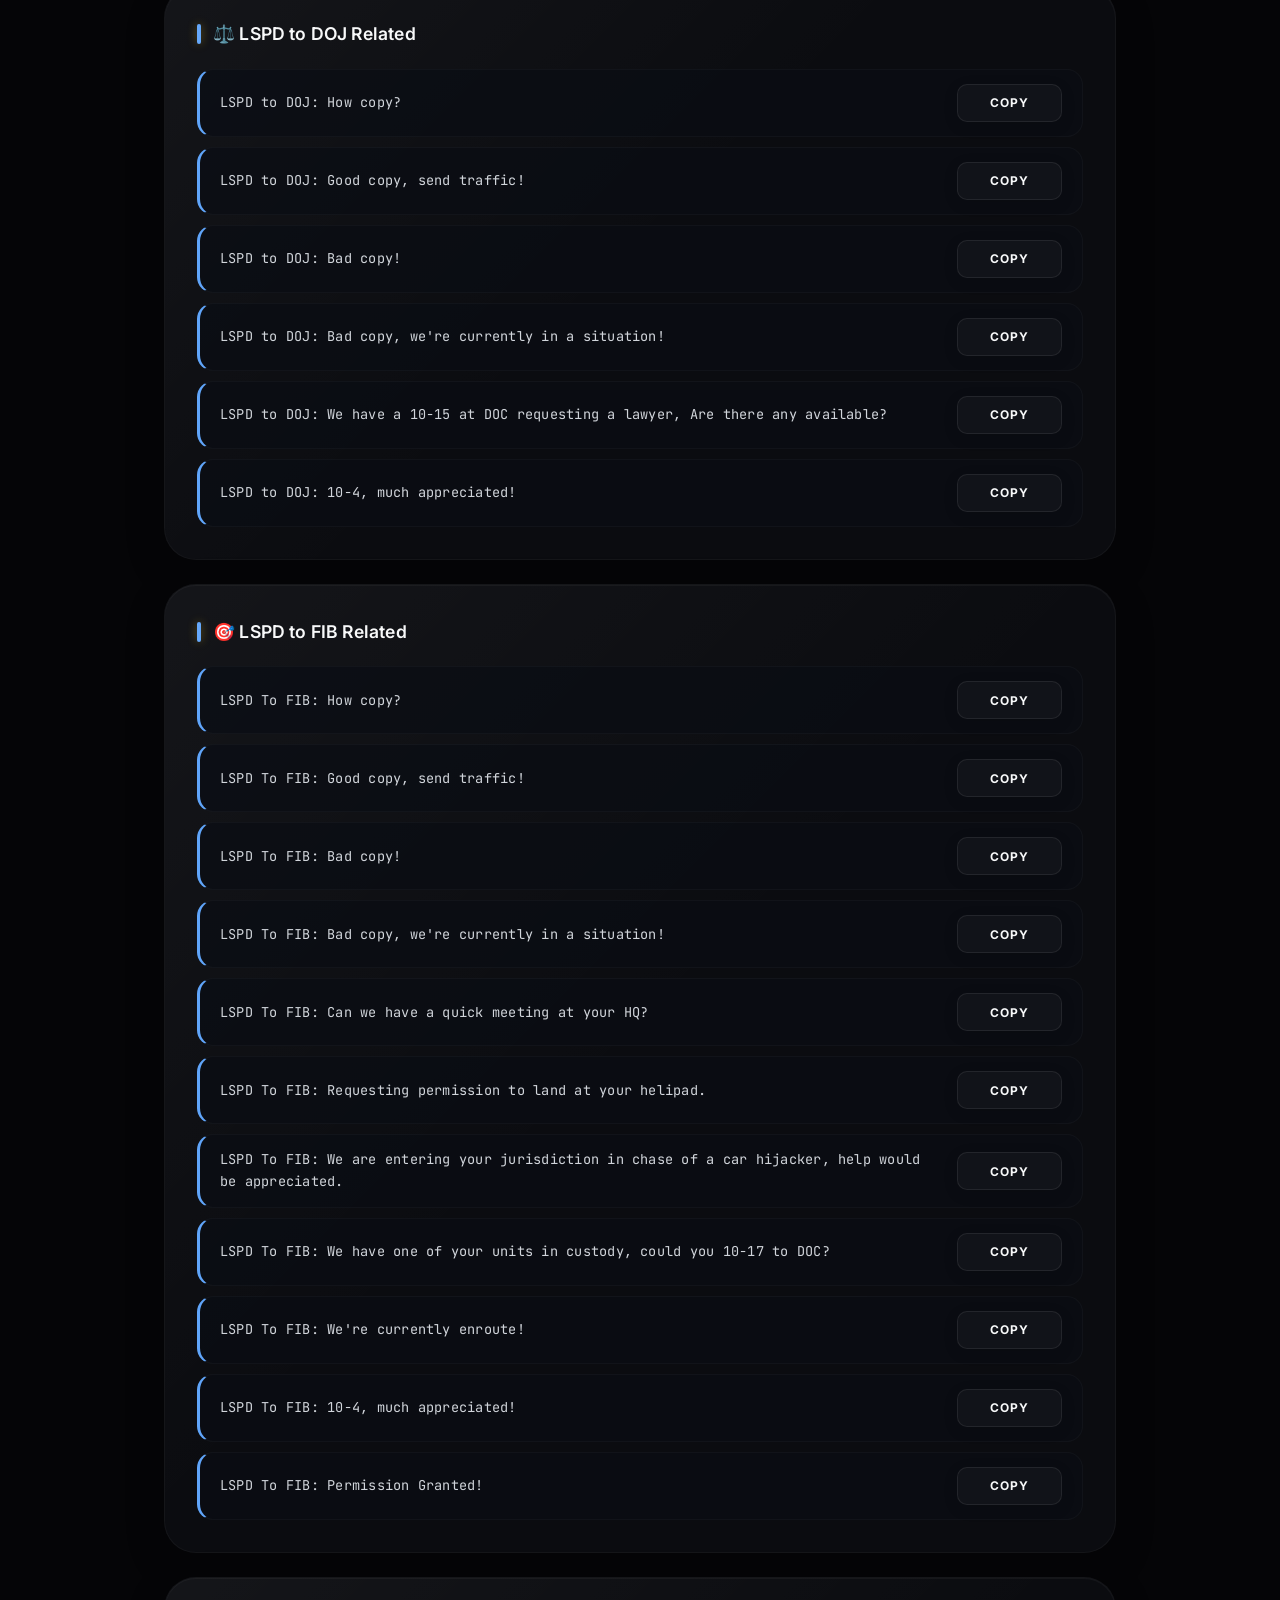
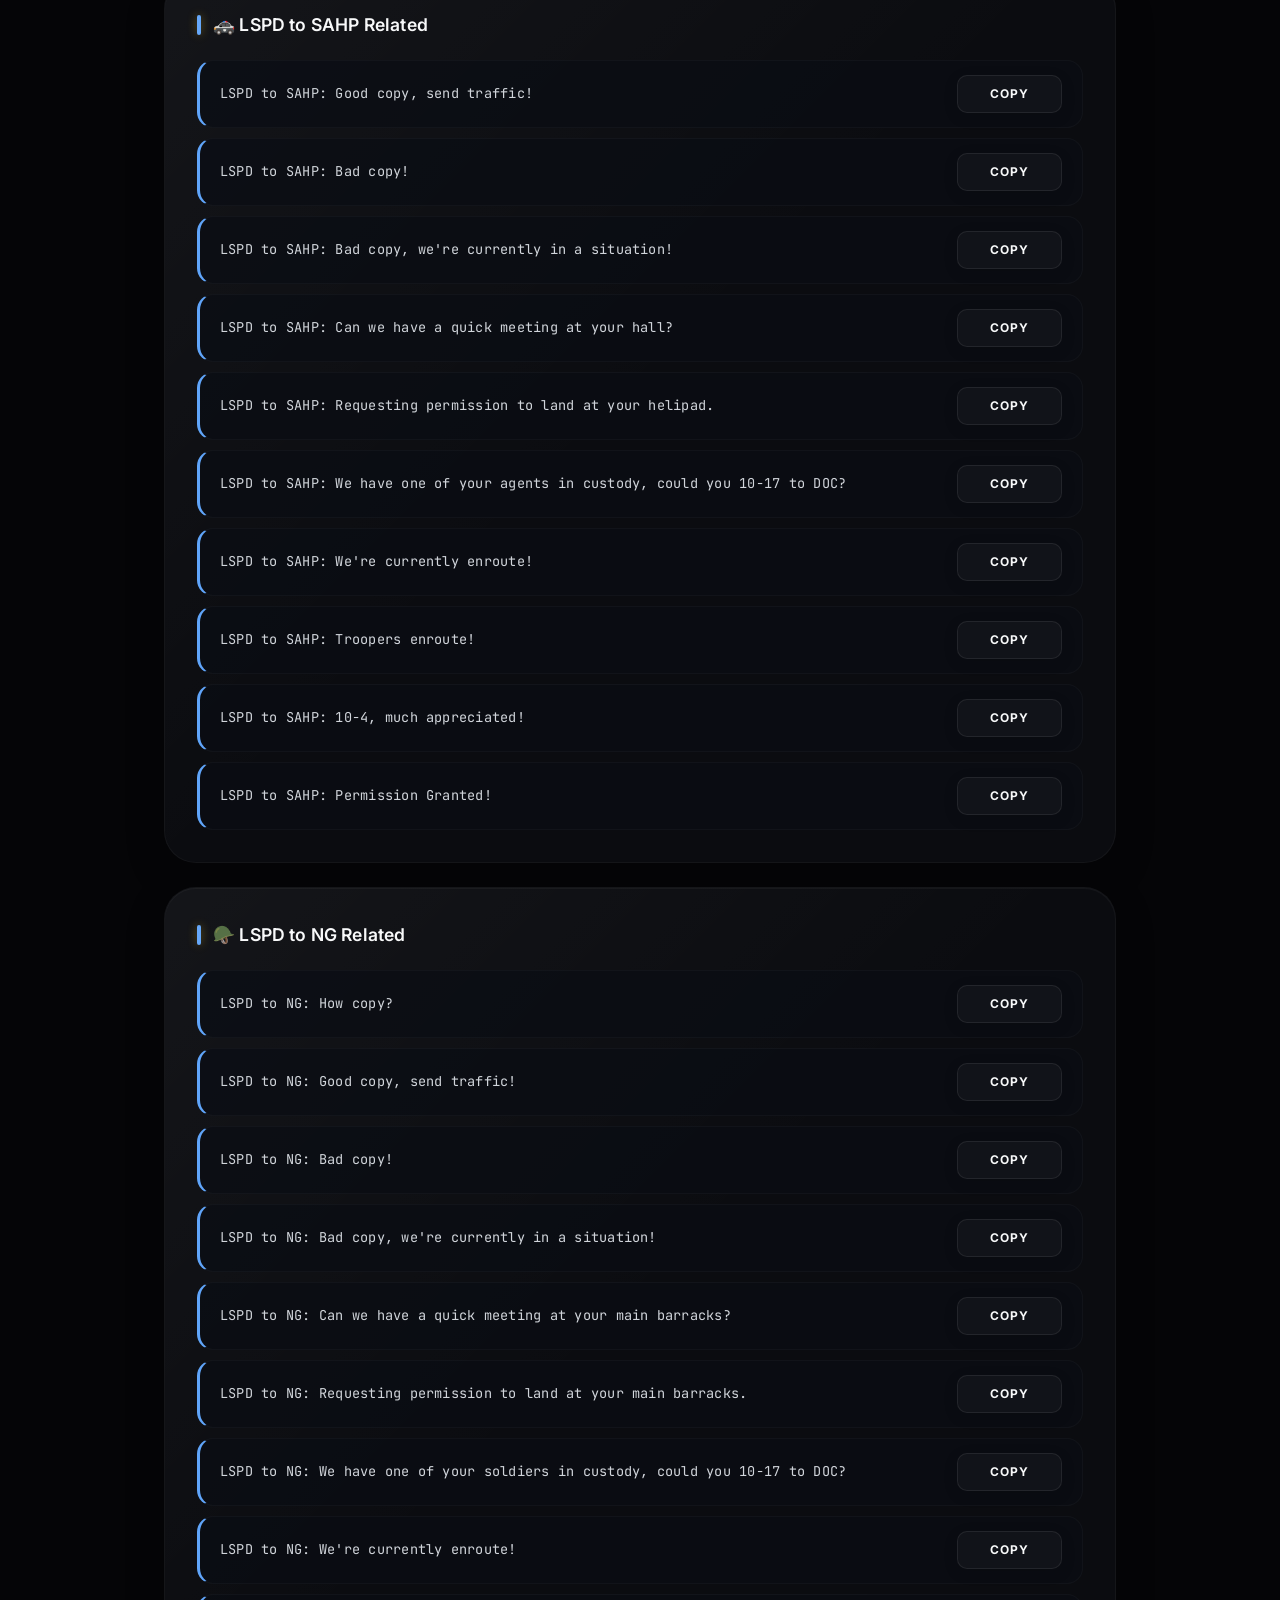
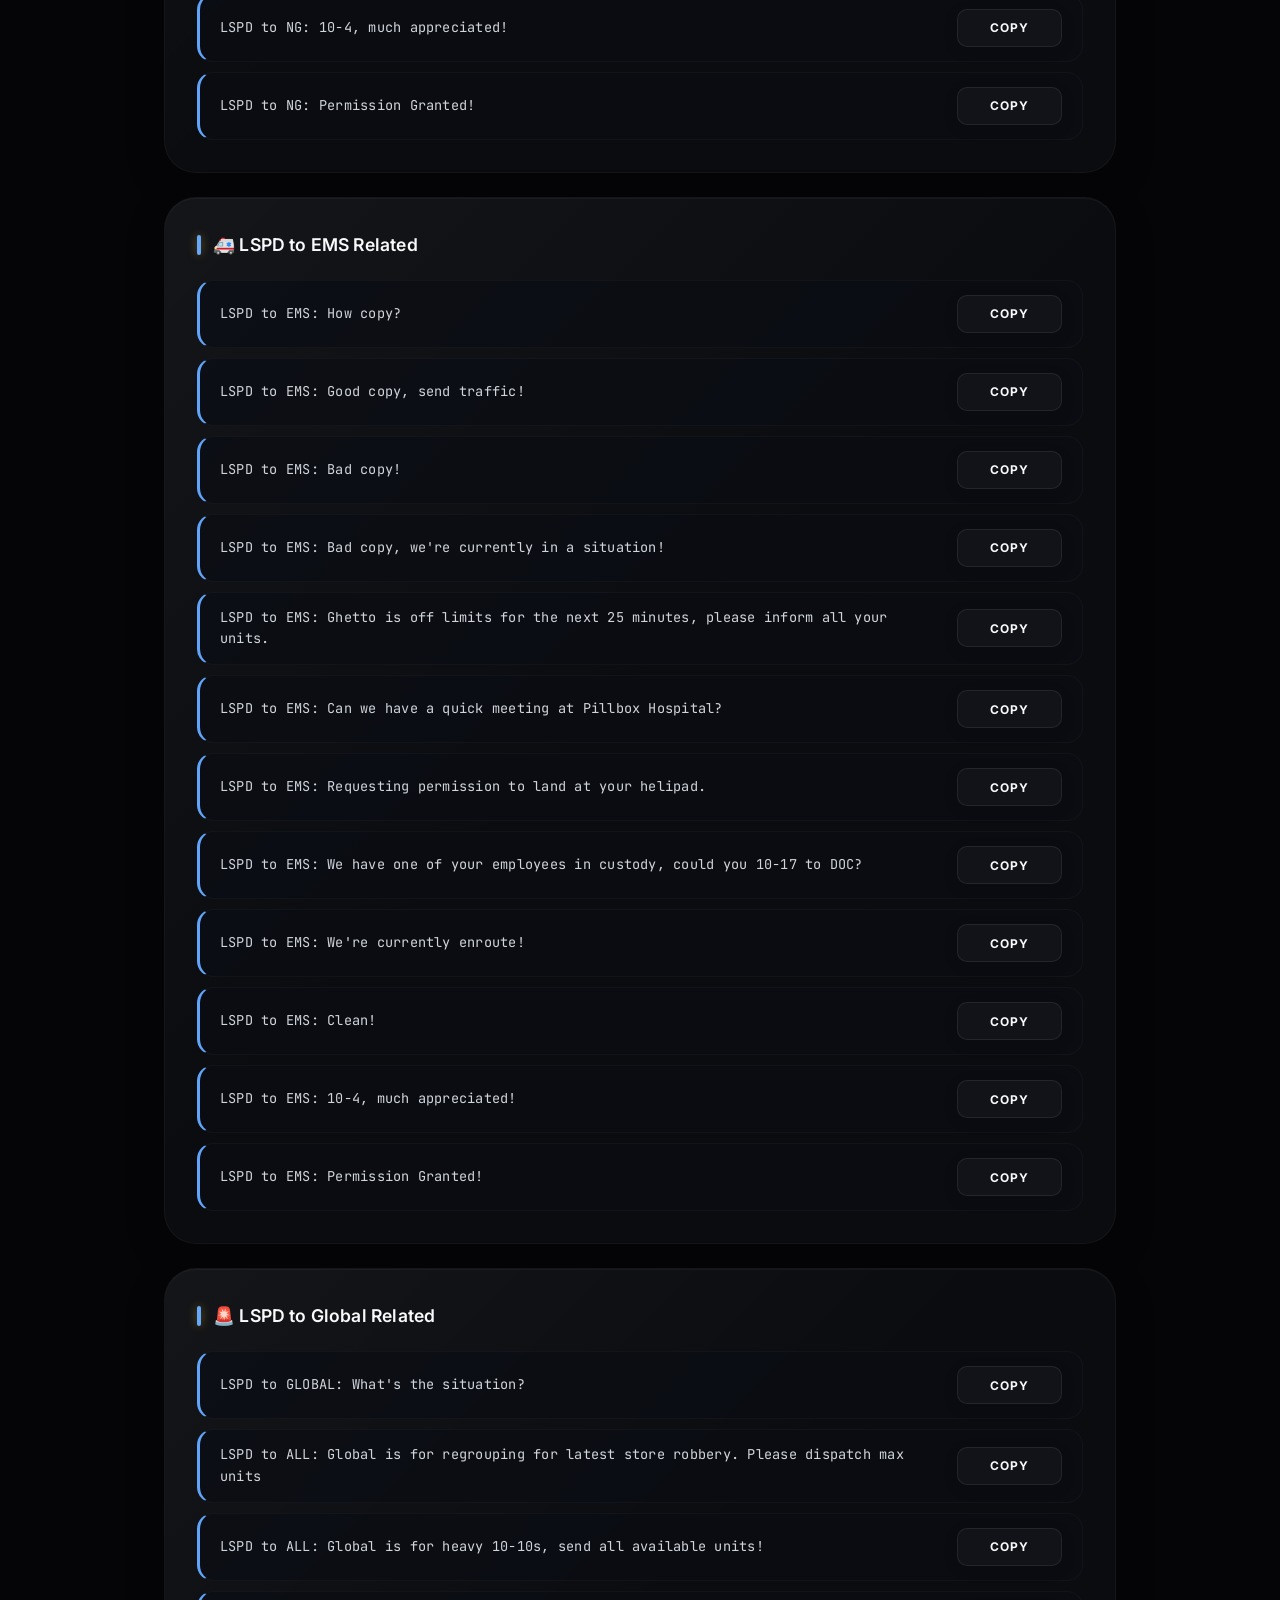
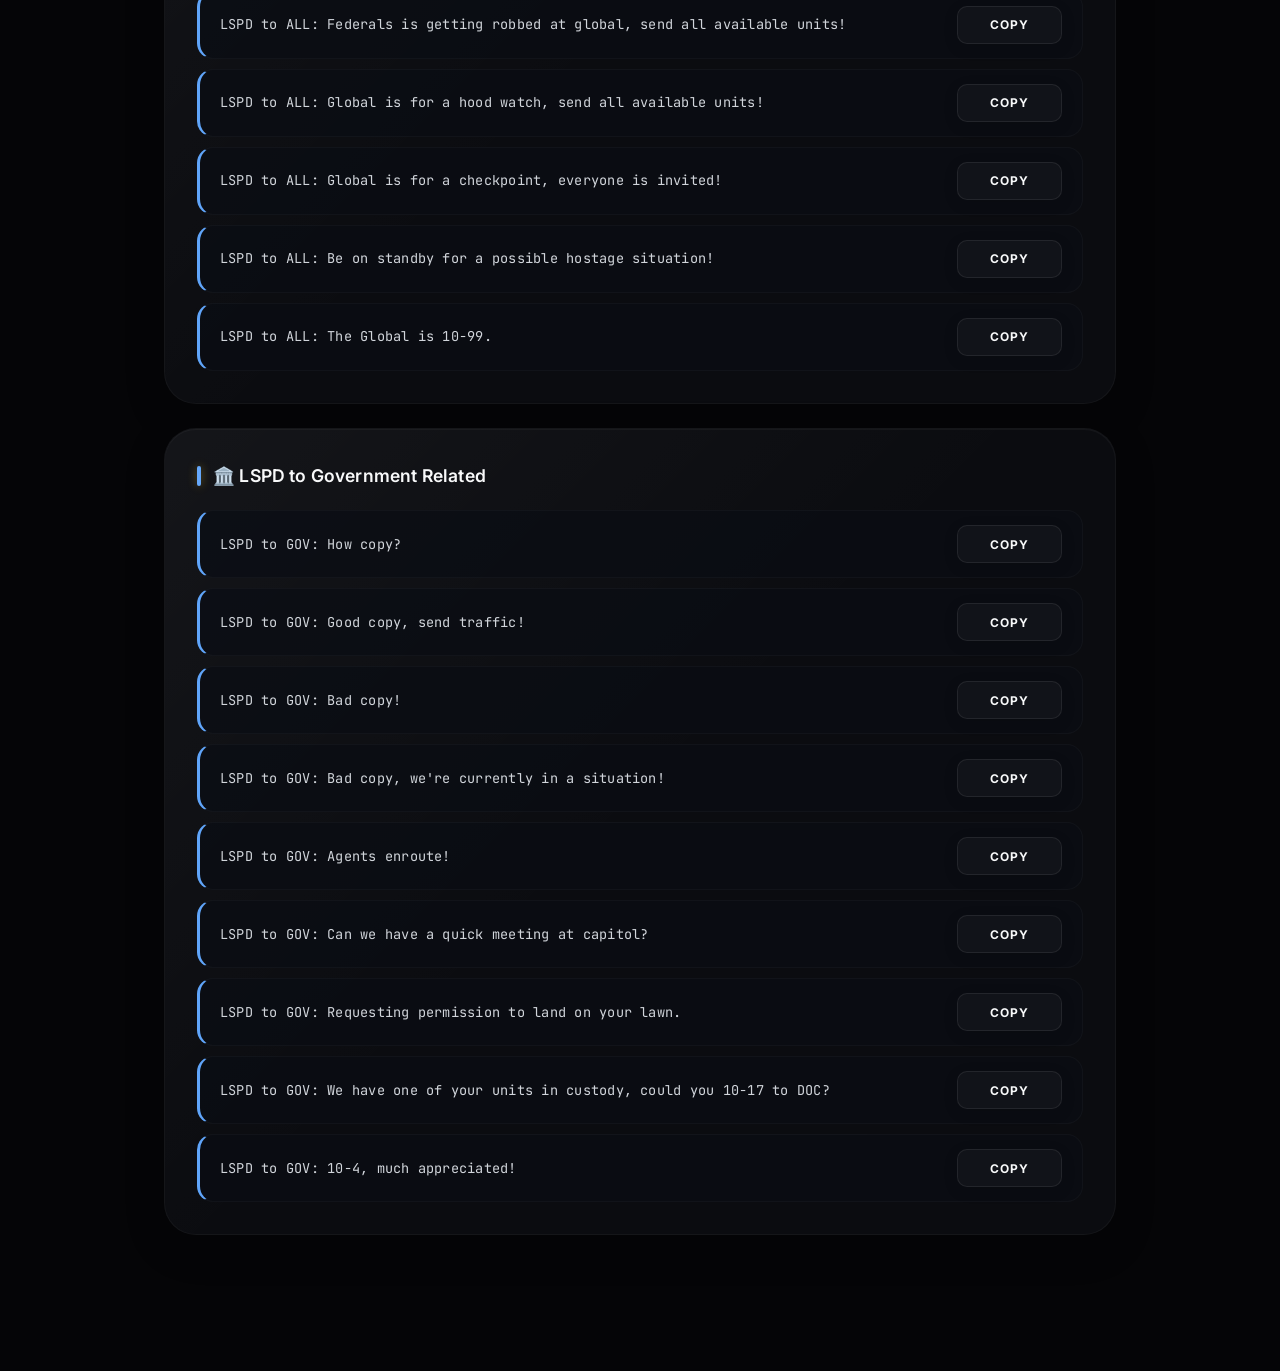
<file: lspd.html>
<!DOCTYPE html>
<html lang="en">
<head>
  <meta charset="UTF-8"><meta name="viewport" content="width=device-width, initial-scale=1.0">
  <title>LSPD Bodycam Commands — Los Santos Hub</title>
  <link rel="stylesheet" href="styles.css">
  <style>:root{--accent:#60a5fa;--accent-dark:#3b82f6;--accent-light:#93c5fd;--glow-1:rgba(96,165,250,0.15);--glow-2:rgba(59,130,246,0.1);--glow-3:rgba(147,197,253,0.08)}</style>
</head>
<body>
  <div class="bg-mesh"></div><div class="bg-grid"></div><div class="bg-noise"></div>
  <div class="orb orb-1"></div><div class="orb orb-2"></div><div class="orb orb-3"></div>
  <a href="index.html" class="back-btn"><svg viewBox="0 0 24 24" fill="none" stroke="currentColor" stroke-width="2"><path d="M19 12H5M12 19l-7-7 7-7"/></svg>BACK TO HUB</a>
  <div class="page-container">
    <header class="page-header"><h1>LSPD BODYCAM COMMANDS</h1><div class="subtitle">MADE BY ALEEX UNSTOPPABLE</div></header>

    <div class="section"><div class="section-header"><span class="section-icon">📹</span><h2>Attaching Bodycam</h2></div>
      <div class="card"><h3>Attaching Bodycam (Uniform)</h3>
        <div class="cmd"><span class="cmd-text">/me Takes out bodycam, attaches it to chest, checks its ballistic, water proof</span><button class="copy-btn" onclick="copyCmd(this)">COPY</button></div>
        <div class="cmd"><span class="cmd-text">/me makes sure it is recording and checks for the red light</span><button class="copy-btn" onclick="copyCmd(this)">COPY</button></div>
        <div class="cmd"><span class="cmd-text">/do It is recording, is ballistic and water proof</span><button class="copy-btn" onclick="copyCmd(this)">COPY</button></div>
        <div class="cmd"><span class="cmd-text">/me connects PDA to the nearest cell tower</span><button class="copy-btn" onclick="copyCmd(this)">COPY</button></div>
      </div>
      <div class="card"><h3>While Undercover</h3>
        <div class="cmd"><span class="cmd-text">/me takes out bodycam and attaches it to belt, hides it, checks its ballistic and water proof</span><button class="copy-btn" onclick="copyCmd(this)">COPY</button></div>
        <div class="cmd"><span class="cmd-text">/me makes sure it is recording and checks for the red light</span><button class="copy-btn" onclick="copyCmd(this)">COPY</button></div>
        <div class="cmd"><span class="cmd-text">/do It is recording, is ballistic and water proof</span><button class="copy-btn" onclick="copyCmd(this)">COPY</button></div>
        <div class="cmd"><span class="cmd-text">/me connects PDA to the nearest cell tower</span><button class="copy-btn" onclick="copyCmd(this)">COPY</button></div>
      </div>
    </div>

    <div class="section"><div class="section-header"><span class="section-icon">🔄</span><h2>Refreshing Bodycam</h2></div>
      <div class="card"><h3>Refreshing Bodycam</h3>
        <div class="cmd"><span class="cmd-text">/me refreshing bodycam</span><button class="copy-btn" onclick="copyCmd(this)">COPY</button></div>
        <div class="cmd"><span class="cmd-text">/do It is recording</span><button class="copy-btn" onclick="copyCmd(this)">COPY</button></div>
        <div class="info-note">First, turn on the bodycam (or screen recording software), then type the command while making sure you are clearly visible in the recording as you do it.</div>
      </div>
    </div>

    <div class="section"><div class="section-header"><span class="section-icon">💾</span><h2>Saving Bodycam</h2></div>
      <div class="card"><h3>Saving Bodycam</h3>
        <div class="cmd"><span class="cmd-text">/me saves bodycam, uploads it to the LSPD Cloud and continues recording</span><button class="copy-btn" onclick="copyCmd(this)">COPY</button></div>
        <div class="cmd"><span class="cmd-text">/do It is recording</span><button class="copy-btn" onclick="copyCmd(this)">COPY</button></div>
      </div>
    </div>

    <div class="section"><div class="section-header"><span class="section-icon">🧥</span><h2>Taking Jumpsuit from Bench</h2></div>
      <div class="card"><h3>Taking Jumpsuit from Bench</h3>
        <div class="cmd"><span class="cmd-text">/me takes the XYZ size Jumpsuit from the Bench</span><button class="copy-btn" onclick="copyCmd(this)">COPY</button></div>
        <div class="info-note">Don't forget to put the actual size that 10-15 has requested instead of XYZ.</div>
        <div class="cmd"><span class="cmd-text">/me Places the Jumpsuit On the Bed</span><button class="copy-btn" onclick="copyCmd(this)">COPY</button></div>
      </div>
    </div>

    <div class="section"><div class="section-header"><span class="section-icon">🚁</span><h2>Drone Commands</h2></div>
      <div class="card"><h3>While in Work Uniform</h3>
        <div class="cmd"><span class="cmd-text">/me launches the LSPD Drone</span><button class="copy-btn" onclick="copyCmd(this)">COPY</button></div>
      </div>
      <div class="card"><h3>While Undercover</h3>
        <div class="cmd"><span class="cmd-text">/me takes the LSPD drone from the trunk and puts it in the backpack</span><button class="copy-btn" onclick="copyCmd(this)">COPY</button></div>
        <div class="cmd"><span class="cmd-text">/me takes the LSPD drone from the backpack and launches it</span><button class="copy-btn" onclick="copyCmd(this)">COPY</button></div>
        <div class="cmd"><span class="cmd-text">/me takes the LSPD drone from the ground and puts it in the backpack</span><button class="copy-btn" onclick="copyCmd(this)">COPY</button></div>
      </div>
    </div>

    <div class="section"><div class="section-header"><span class="section-icon">🚗</span><h2>Breaking Trunk of Vehicle</h2></div>
      <div class="card"><h3>Breaking the Trunk</h3>
        <div class="cmd"><span class="cmd-text">/me Break the trunk wide open using a crowbar</span><button class="copy-btn" onclick="copyCmd(this)">COPY</button></div>
        <div class="cmd"><span class="cmd-text">/me writes down license plate and searches the license plate through the LSPD database</span><button class="copy-btn" onclick="copyCmd(this)">COPY</button></div>
        <div class="cmd"><span class="cmd-text">/me Kneels down, feels the VIN number under the car and run it through LSPD Database</span><button class="copy-btn" onclick="copyCmd(this)">COPY</button></div>
      </div>
    </div>

    <div class="section"><div class="section-header"><span class="section-icon">⚖️</span><h2>Handing Footage to the Lawyer</h2></div>
      <div class="card"><h3>Handing Footage to the Lawyer</h3>
        <div class="cmd"><span class="cmd-text">/me saves bodycam contents onto an SD card and uploads contents to LSPD servers</span><button class="copy-btn" onclick="copyCmd(this)">COPY</button></div>
        <div class="cmd"><span class="cmd-text">/me Takes SD card out of the bodycam and hands it to the lawyer</span><button class="copy-btn" onclick="copyCmd(this)">COPY</button></div>
      </div>
    </div>

    <div class="section"><div class="section-header"><span class="section-icon">🏁</span><h2>Finishing Your Shift</h2></div>
      <div class="card"><h3>Finishing Your Shift</h3>
        <div class="cmd"><span class="cmd-text">/me saves bodycam contents onto an SD card and uploads contents to LSPD servers</span><button class="copy-btn" onclick="copyCmd(this)">COPY</button></div>
        <div class="cmd"><span class="cmd-text">/me puts the badge in the locker</span><button class="copy-btn" onclick="copyCmd(this)">COPY</button></div>
      </div>
    </div>

    <div class="section"><div class="section-header"><span class="section-icon">📡</span><h2>Department Messages</h2></div>
      <div class="card"><h3>⚖️ LSPD to DOJ Related</h3>
        <div class="cmd"><span class="cmd-text">LSPD to DOJ: How copy?</span><button class="copy-btn" onclick="copyCmd(this)">COPY</button></div>
        <div class="cmd"><span class="cmd-text">LSPD to DOJ: Good copy, send traffic!</span><button class="copy-btn" onclick="copyCmd(this)">COPY</button></div>
        <div class="cmd"><span class="cmd-text">LSPD to DOJ: Bad copy!</span><button class="copy-btn" onclick="copyCmd(this)">COPY</button></div>
        <div class="cmd"><span class="cmd-text">LSPD to DOJ: Bad copy, we're currently in a situation!</span><button class="copy-btn" onclick="copyCmd(this)">COPY</button></div>
        <div class="cmd"><span class="cmd-text">LSPD to DOJ: We have a 10-15 at DOC requesting a lawyer, Are there any available?</span><button class="copy-btn" onclick="copyCmd(this)">COPY</button></div>
        <div class="cmd"><span class="cmd-text">LSPD to DOJ: 10-4, much appreciated!</span><button class="copy-btn" onclick="copyCmd(this)">COPY</button></div>
      </div>
      <div class="card"><h3>🎯 LSPD to FIB Related</h3>
        <div class="cmd"><span class="cmd-text">LSPD To FIB: How copy?</span><button class="copy-btn" onclick="copyCmd(this)">COPY</button></div>
        <div class="cmd"><span class="cmd-text">LSPD To FIB: Good copy, send traffic!</span><button class="copy-btn" onclick="copyCmd(this)">COPY</button></div>
        <div class="cmd"><span class="cmd-text">LSPD To FIB: Bad copy!</span><button class="copy-btn" onclick="copyCmd(this)">COPY</button></div>
        <div class="cmd"><span class="cmd-text">LSPD To FIB: Bad copy, we're currently in a situation!</span><button class="copy-btn" onclick="copyCmd(this)">COPY</button></div>
        <div class="cmd"><span class="cmd-text">LSPD To FIB: Can we have a quick meeting at your HQ?</span><button class="copy-btn" onclick="copyCmd(this)">COPY</button></div>
        <div class="cmd"><span class="cmd-text">LSPD To FIB: Requesting permission to land at your helipad.</span><button class="copy-btn" onclick="copyCmd(this)">COPY</button></div>
        <div class="cmd"><span class="cmd-text">LSPD To FIB: We are entering your jurisdiction in chase of a car hijacker, help would be appreciated.</span><button class="copy-btn" onclick="copyCmd(this)">COPY</button></div>
        <div class="cmd"><span class="cmd-text">LSPD To FIB: We have one of your units in custody, could you 10-17 to DOC?</span><button class="copy-btn" onclick="copyCmd(this)">COPY</button></div>
        <div class="cmd"><span class="cmd-text">LSPD To FIB: We're currently enroute!</span><button class="copy-btn" onclick="copyCmd(this)">COPY</button></div>
        <div class="cmd"><span class="cmd-text">LSPD To FIB: 10-4, much appreciated!</span><button class="copy-btn" onclick="copyCmd(this)">COPY</button></div>
        <div class="cmd"><span class="cmd-text">LSPD To FIB: Permission Granted!</span><button class="copy-btn" onclick="copyCmd(this)">COPY</button></div>
      </div>
      <div class="card"><h3>🚓 LSPD to SAHP Related</h3>
        <div class="cmd"><span class="cmd-text">LSPD to SAHP: Good copy, send traffic!</span><button class="copy-btn" onclick="copyCmd(this)">COPY</button></div>
        <div class="cmd"><span class="cmd-text">LSPD to SAHP: Bad copy!</span><button class="copy-btn" onclick="copyCmd(this)">COPY</button></div>
        <div class="cmd"><span class="cmd-text">LSPD to SAHP: Bad copy, we're currently in a situation!</span><button class="copy-btn" onclick="copyCmd(this)">COPY</button></div>
        <div class="cmd"><span class="cmd-text">LSPD to SAHP: Can we have a quick meeting at your hall?</span><button class="copy-btn" onclick="copyCmd(this)">COPY</button></div>
        <div class="cmd"><span class="cmd-text">LSPD to SAHP: Requesting permission to land at your helipad.</span><button class="copy-btn" onclick="copyCmd(this)">COPY</button></div>
        <div class="cmd"><span class="cmd-text">LSPD to SAHP: We have one of your agents in custody, could you 10-17 to DOC?</span><button class="copy-btn" onclick="copyCmd(this)">COPY</button></div>
        <div class="cmd"><span class="cmd-text">LSPD to SAHP: We're currently enroute!</span><button class="copy-btn" onclick="copyCmd(this)">COPY</button></div>
        <div class="cmd"><span class="cmd-text">LSPD to SAHP: Troopers enroute!</span><button class="copy-btn" onclick="copyCmd(this)">COPY</button></div>
        <div class="cmd"><span class="cmd-text">LSPD to SAHP: 10-4, much appreciated!</span><button class="copy-btn" onclick="copyCmd(this)">COPY</button></div>
        <div class="cmd"><span class="cmd-text">LSPD to SAHP: Permission Granted!</span><button class="copy-btn" onclick="copyCmd(this)">COPY</button></div>
      </div>
      <div class="card"><h3>🪖 LSPD to NG Related</h3>
        <div class="cmd"><span class="cmd-text">LSPD to NG: How copy?</span><button class="copy-btn" onclick="copyCmd(this)">COPY</button></div>
        <div class="cmd"><span class="cmd-text">LSPD to NG: Good copy, send traffic!</span><button class="copy-btn" onclick="copyCmd(this)">COPY</button></div>
        <div class="cmd"><span class="cmd-text">LSPD to NG: Bad copy!</span><button class="copy-btn" onclick="copyCmd(this)">COPY</button></div>
        <div class="cmd"><span class="cmd-text">LSPD to NG: Bad copy, we're currently in a situation!</span><button class="copy-btn" onclick="copyCmd(this)">COPY</button></div>
        <div class="cmd"><span class="cmd-text">LSPD to NG: Can we have a quick meeting at your main barracks?</span><button class="copy-btn" onclick="copyCmd(this)">COPY</button></div>
        <div class="cmd"><span class="cmd-text">LSPD to NG: Requesting permission to land at your main barracks.</span><button class="copy-btn" onclick="copyCmd(this)">COPY</button></div>
        <div class="cmd"><span class="cmd-text">LSPD to NG: We have one of your soldiers in custody, could you 10-17 to DOC?</span><button class="copy-btn" onclick="copyCmd(this)">COPY</button></div>
        <div class="cmd"><span class="cmd-text">LSPD to NG: We're currently enroute!</span><button class="copy-btn" onclick="copyCmd(this)">COPY</button></div>
        <div class="cmd"><span class="cmd-text">LSPD to NG: 10-4, much appreciated!</span><button class="copy-btn" onclick="copyCmd(this)">COPY</button></div>
        <div class="cmd"><span class="cmd-text">LSPD to NG: Permission Granted!</span><button class="copy-btn" onclick="copyCmd(this)">COPY</button></div>
      </div>
      <div class="card"><h3>🚑 LSPD to EMS Related</h3>
        <div class="cmd"><span class="cmd-text">LSPD to EMS: How copy?</span><button class="copy-btn" onclick="copyCmd(this)">COPY</button></div>
        <div class="cmd"><span class="cmd-text">LSPD to EMS: Good copy, send traffic!</span><button class="copy-btn" onclick="copyCmd(this)">COPY</button></div>
        <div class="cmd"><span class="cmd-text">LSPD to EMS: Bad copy!</span><button class="copy-btn" onclick="copyCmd(this)">COPY</button></div>
        <div class="cmd"><span class="cmd-text">LSPD to EMS: Bad copy, we're currently in a situation!</span><button class="copy-btn" onclick="copyCmd(this)">COPY</button></div>
        <div class="cmd"><span class="cmd-text">LSPD to EMS: Ghetto is off limits for the next 25 minutes, please inform all your units.</span><button class="copy-btn" onclick="copyCmd(this)">COPY</button></div>
        <div class="cmd"><span class="cmd-text">LSPD to EMS: Can we have a quick meeting at Pillbox Hospital?</span><button class="copy-btn" onclick="copyCmd(this)">COPY</button></div>
        <div class="cmd"><span class="cmd-text">LSPD to EMS: Requesting permission to land at your helipad.</span><button class="copy-btn" onclick="copyCmd(this)">COPY</button></div>
        <div class="cmd"><span class="cmd-text">LSPD to EMS: We have one of your employees in custody, could you 10-17 to DOC?</span><button class="copy-btn" onclick="copyCmd(this)">COPY</button></div>
        <div class="cmd"><span class="cmd-text">LSPD to EMS: We're currently enroute!</span><button class="copy-btn" onclick="copyCmd(this)">COPY</button></div>
        <div class="cmd"><span class="cmd-text">LSPD to EMS: Clean!</span><button class="copy-btn" onclick="copyCmd(this)">COPY</button></div>
        <div class="cmd"><span class="cmd-text">LSPD to EMS: 10-4, much appreciated!</span><button class="copy-btn" onclick="copyCmd(this)">COPY</button></div>
        <div class="cmd"><span class="cmd-text">LSPD to EMS: Permission Granted!</span><button class="copy-btn" onclick="copyCmd(this)">COPY</button></div>
      </div>
      <div class="card"><h3>🚨 LSPD to Global Related</h3>
        <div class="cmd"><span class="cmd-text">LSPD to GLOBAL: What's the situation?</span><button class="copy-btn" onclick="copyCmd(this)">COPY</button></div>
        <div class="cmd"><span class="cmd-text">LSPD to ALL: Global is for regrouping for latest store robbery. Please dispatch max units</span><button class="copy-btn" onclick="copyCmd(this)">COPY</button></div>
        <div class="cmd"><span class="cmd-text">LSPD to ALL: Global is for heavy 10-10s, send all available units!</span><button class="copy-btn" onclick="copyCmd(this)">COPY</button></div>
        <div class="cmd"><span class="cmd-text">LSPD to ALL: Federals is getting robbed at global, send all available units!</span><button class="copy-btn" onclick="copyCmd(this)">COPY</button></div>
        <div class="cmd"><span class="cmd-text">LSPD to ALL: Global is for a hood watch, send all available units!</span><button class="copy-btn" onclick="copyCmd(this)">COPY</button></div>
        <div class="cmd"><span class="cmd-text">LSPD to ALL: Global is for a checkpoint, everyone is invited!</span><button class="copy-btn" onclick="copyCmd(this)">COPY</button></div>
        <div class="cmd"><span class="cmd-text">LSPD to ALL: Be on standby for a possible hostage situation!</span><button class="copy-btn" onclick="copyCmd(this)">COPY</button></div>
        <div class="cmd"><span class="cmd-text">LSPD to ALL: The Global is 10-99.</span><button class="copy-btn" onclick="copyCmd(this)">COPY</button></div>
      </div>
      <div class="card"><h3>🏛️ LSPD to Government Related</h3>
        <div class="cmd"><span class="cmd-text">LSPD to GOV: How copy?</span><button class="copy-btn" onclick="copyCmd(this)">COPY</button></div>
        <div class="cmd"><span class="cmd-text">LSPD to GOV: Good copy, send traffic!</span><button class="copy-btn" onclick="copyCmd(this)">COPY</button></div>
        <div class="cmd"><span class="cmd-text">LSPD to GOV: Bad copy!</span><button class="copy-btn" onclick="copyCmd(this)">COPY</button></div>
        <div class="cmd"><span class="cmd-text">LSPD to GOV: Bad copy, we're currently in a situation!</span><button class="copy-btn" onclick="copyCmd(this)">COPY</button></div>
        <div class="cmd"><span class="cmd-text">LSPD to GOV: Agents enroute!</span><button class="copy-btn" onclick="copyCmd(this)">COPY</button></div>
        <div class="cmd"><span class="cmd-text">LSPD to GOV: Can we have a quick meeting at capitol?</span><button class="copy-btn" onclick="copyCmd(this)">COPY</button></div>
        <div class="cmd"><span class="cmd-text">LSPD to GOV: Requesting permission to land on your lawn.</span><button class="copy-btn" onclick="copyCmd(this)">COPY</button></div>
        <div class="cmd"><span class="cmd-text">LSPD to GOV: We have one of your units in custody, could you 10-17 to DOC?</span><button class="copy-btn" onclick="copyCmd(this)">COPY</button></div>
        <div class="cmd"><span class="cmd-text">LSPD to GOV: 10-4, much appreciated!</span><button class="copy-btn" onclick="copyCmd(this)">COPY</button></div>
      </div>
    </div>

  </div>
  <script src="script.js"></script>
</body>
</html>
</file>
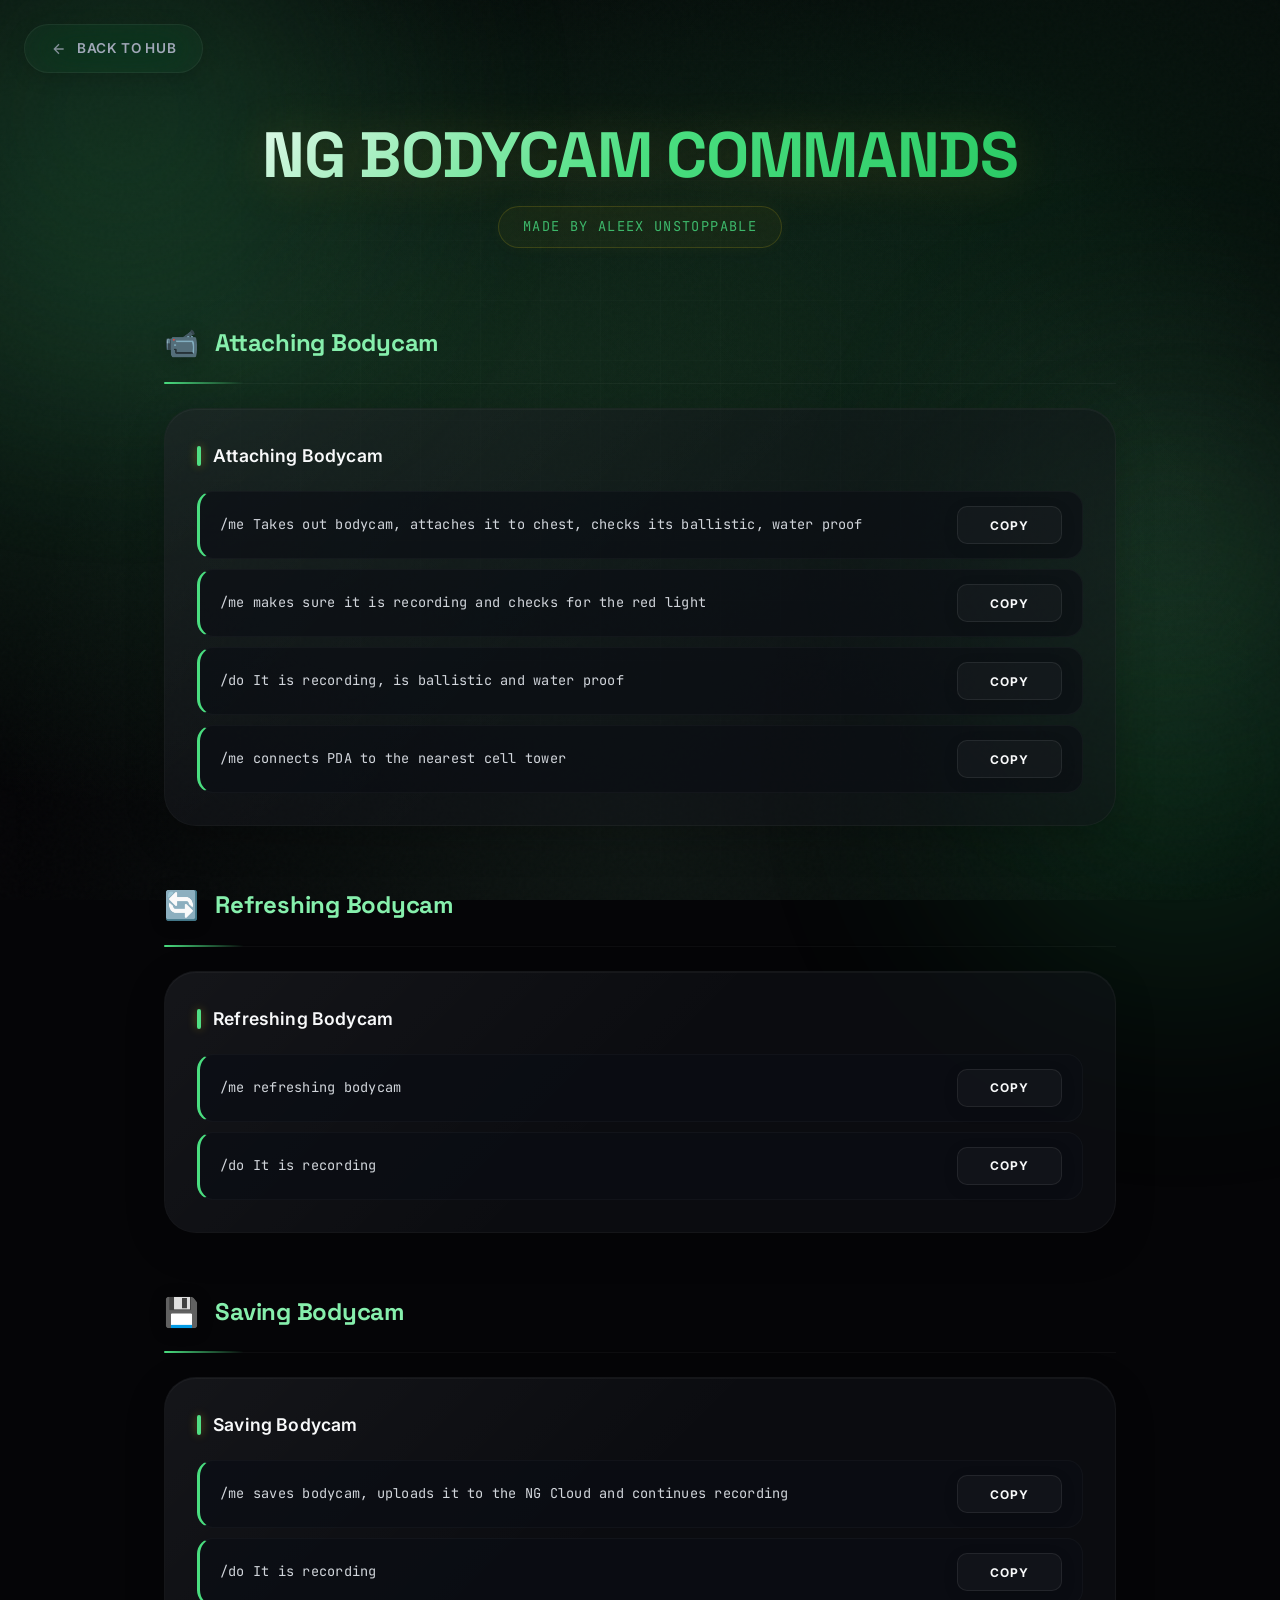
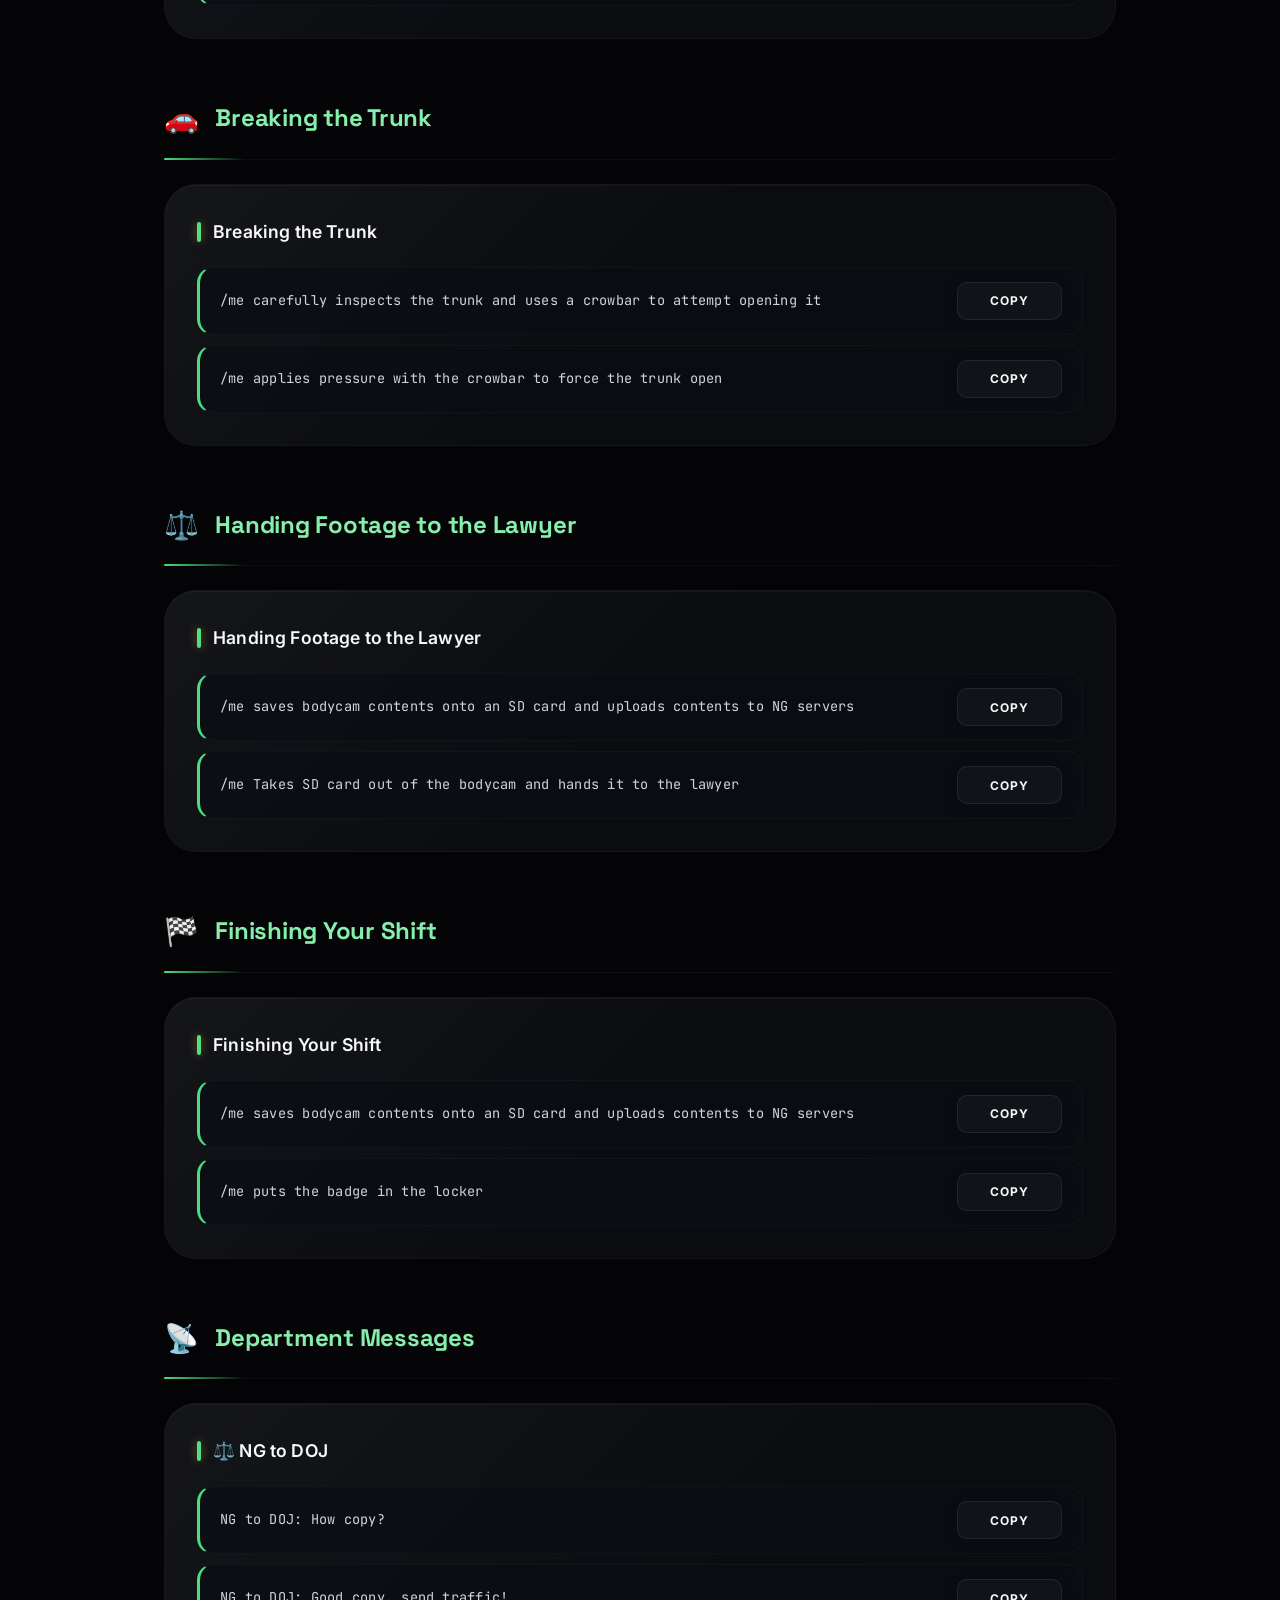
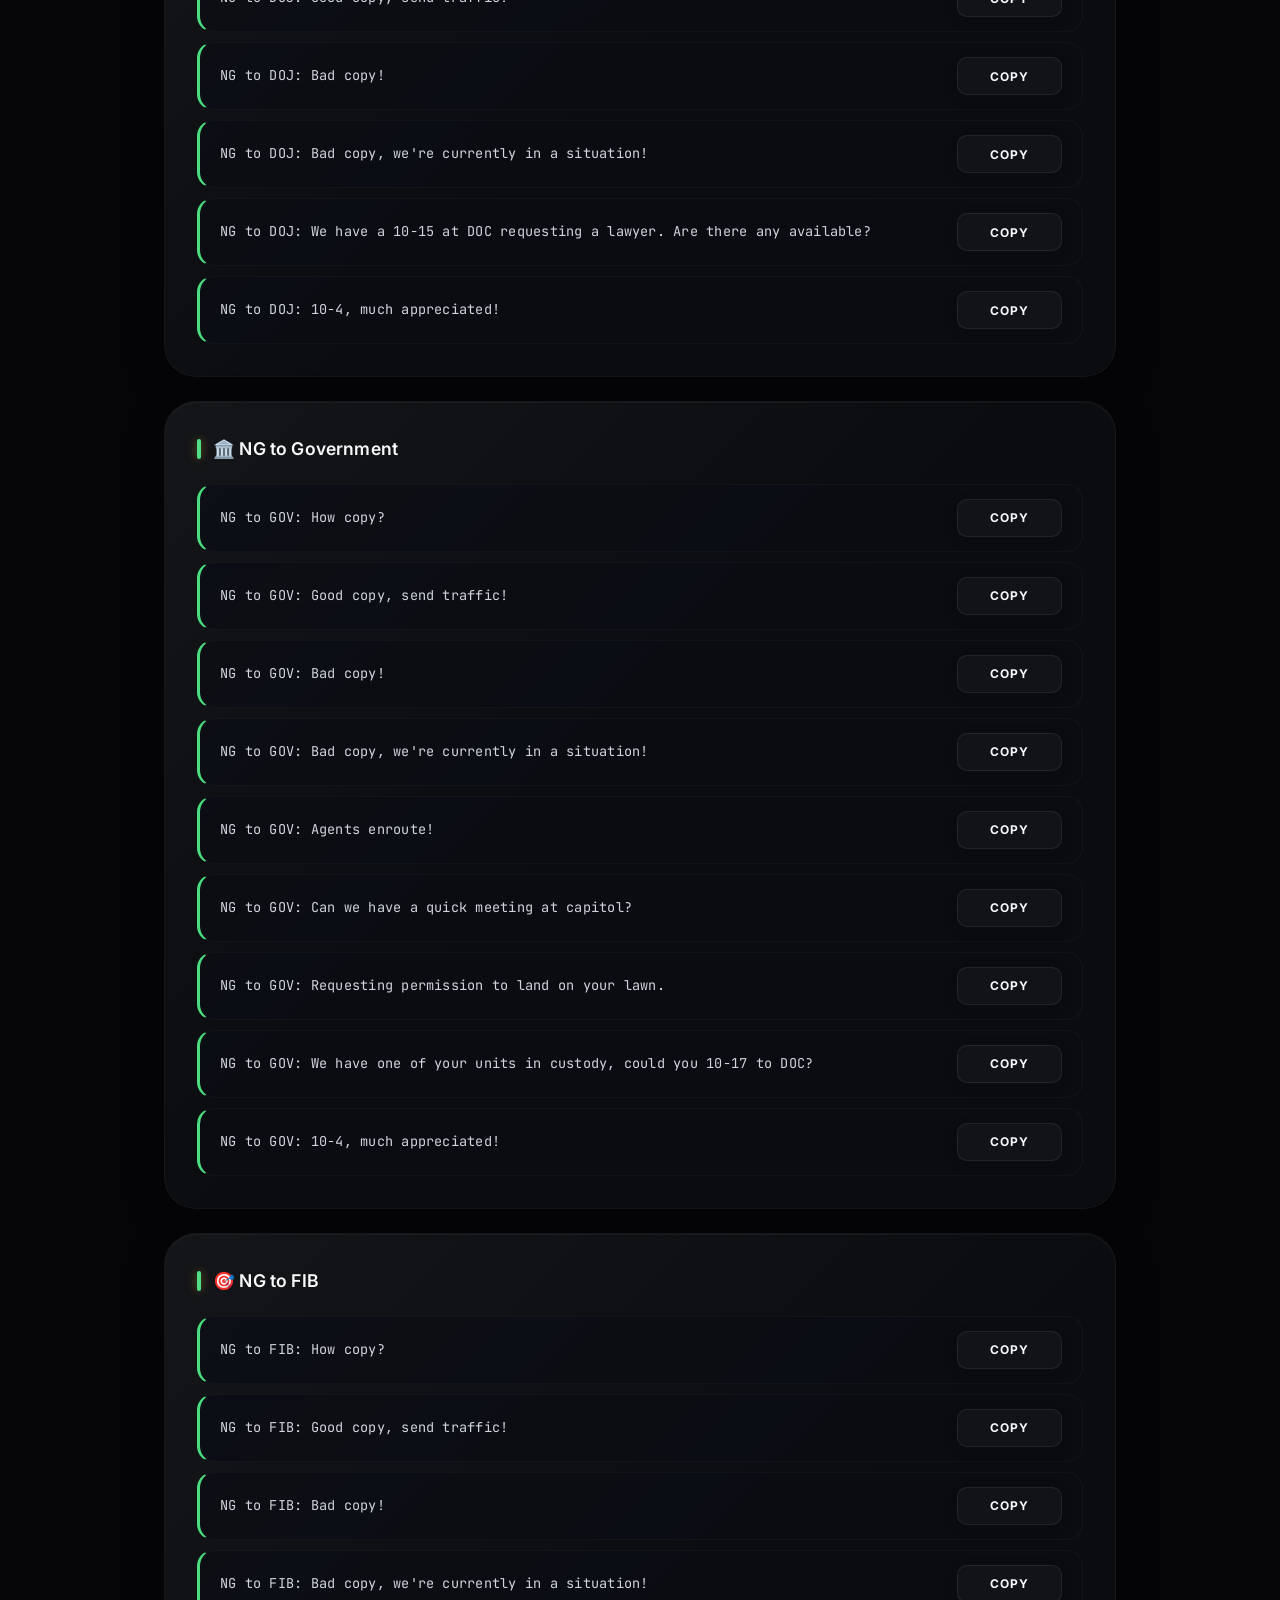
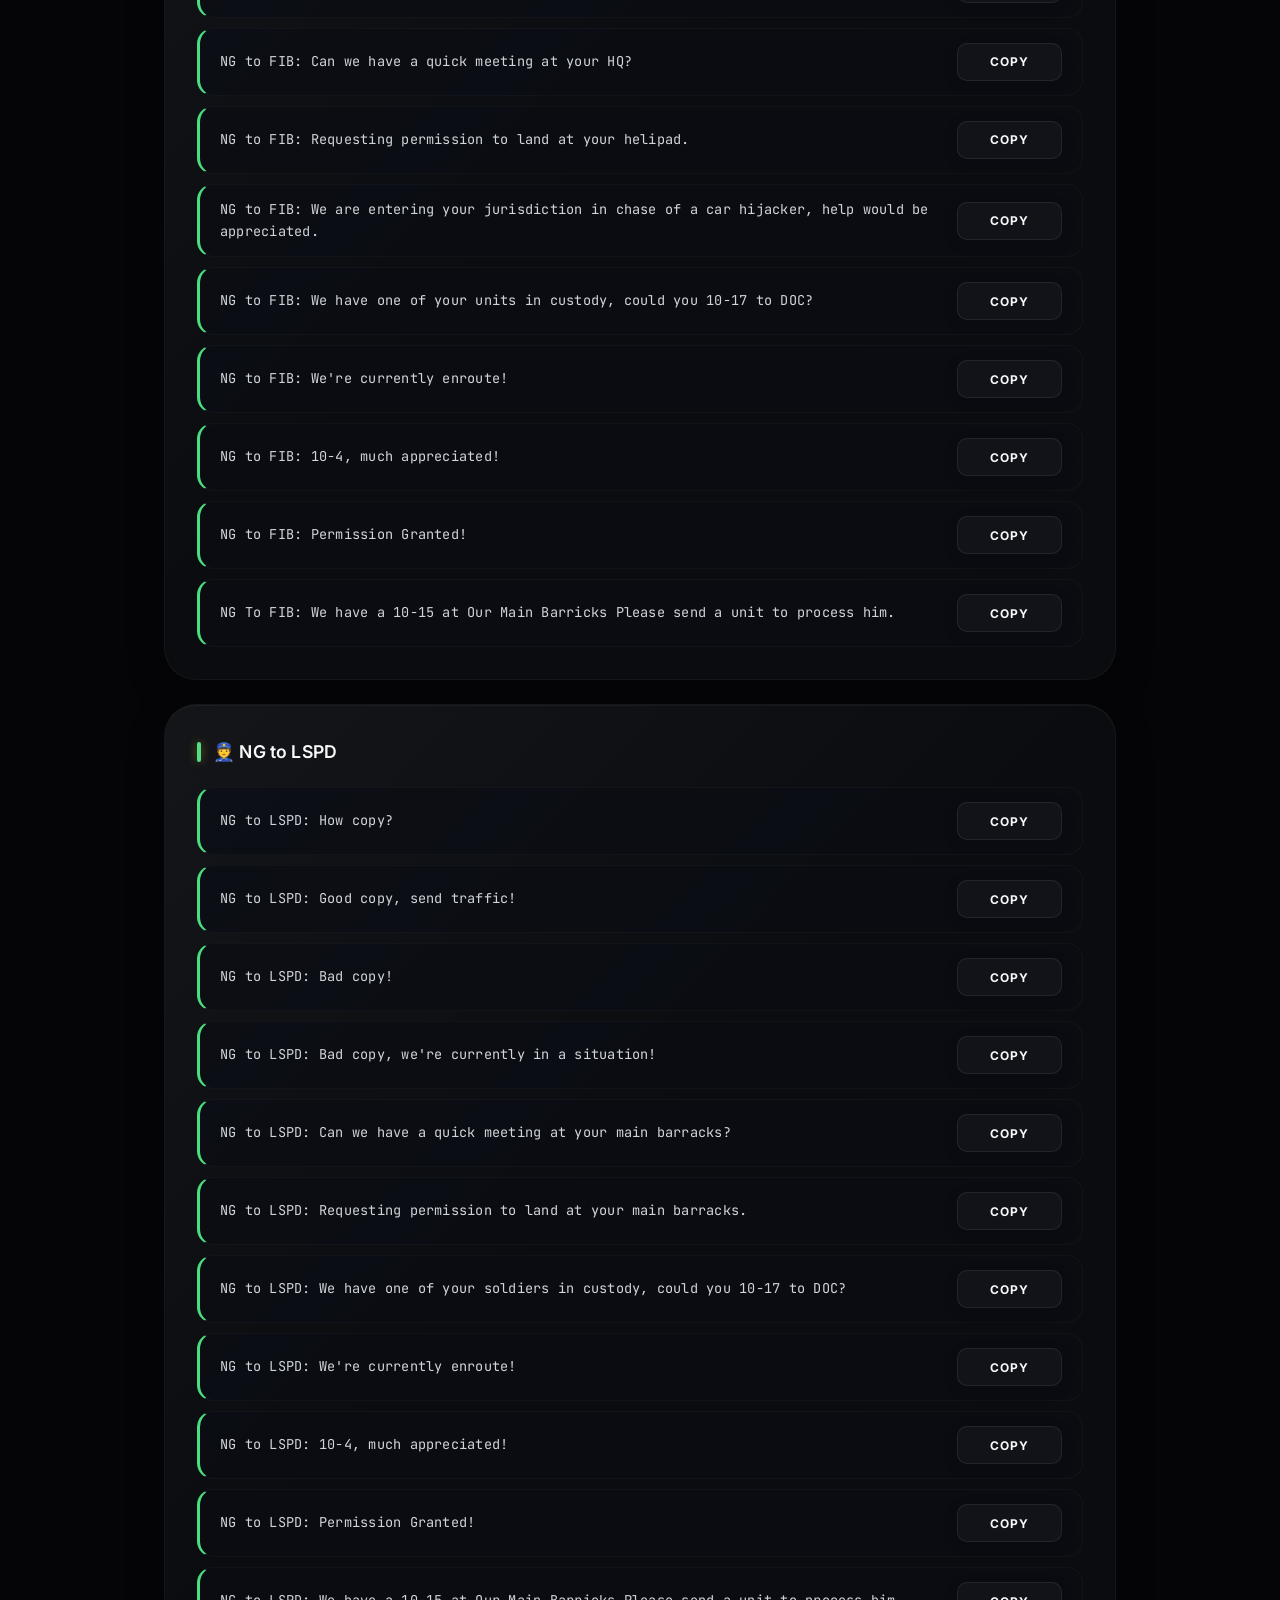
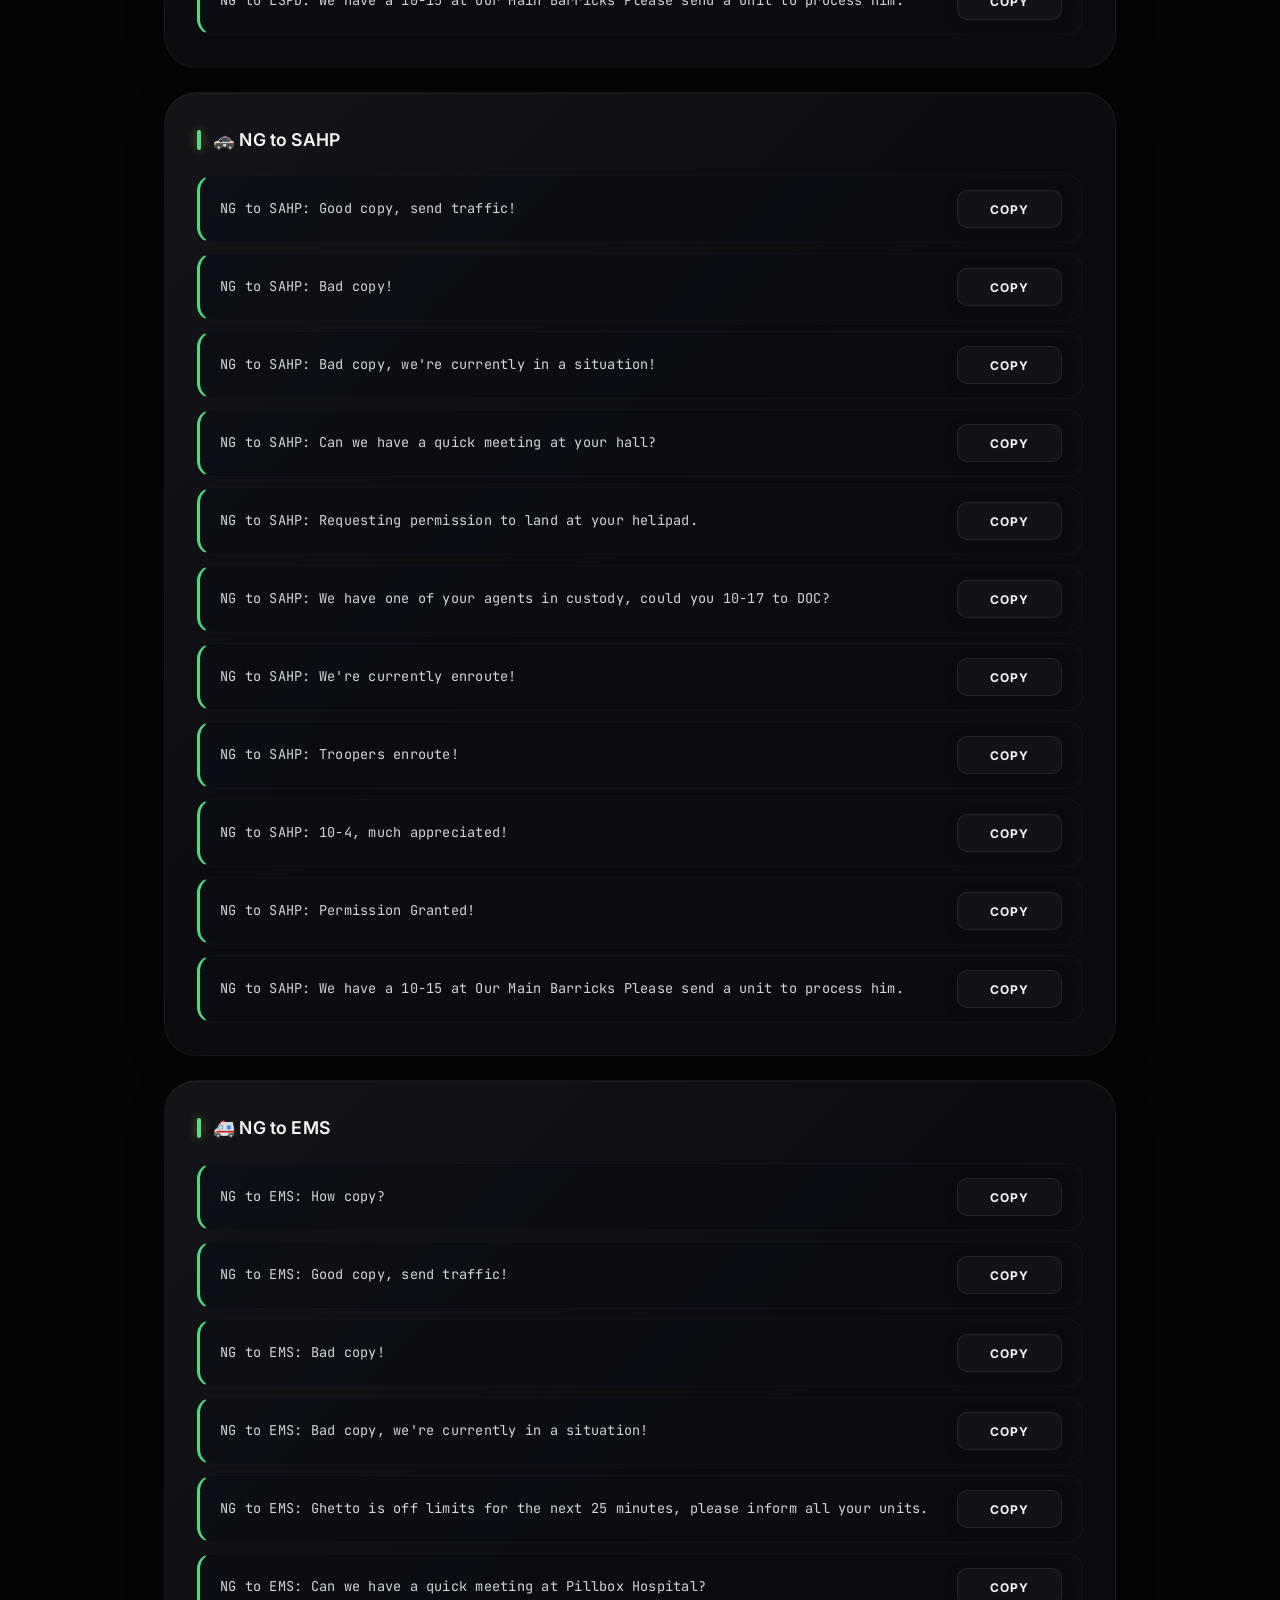
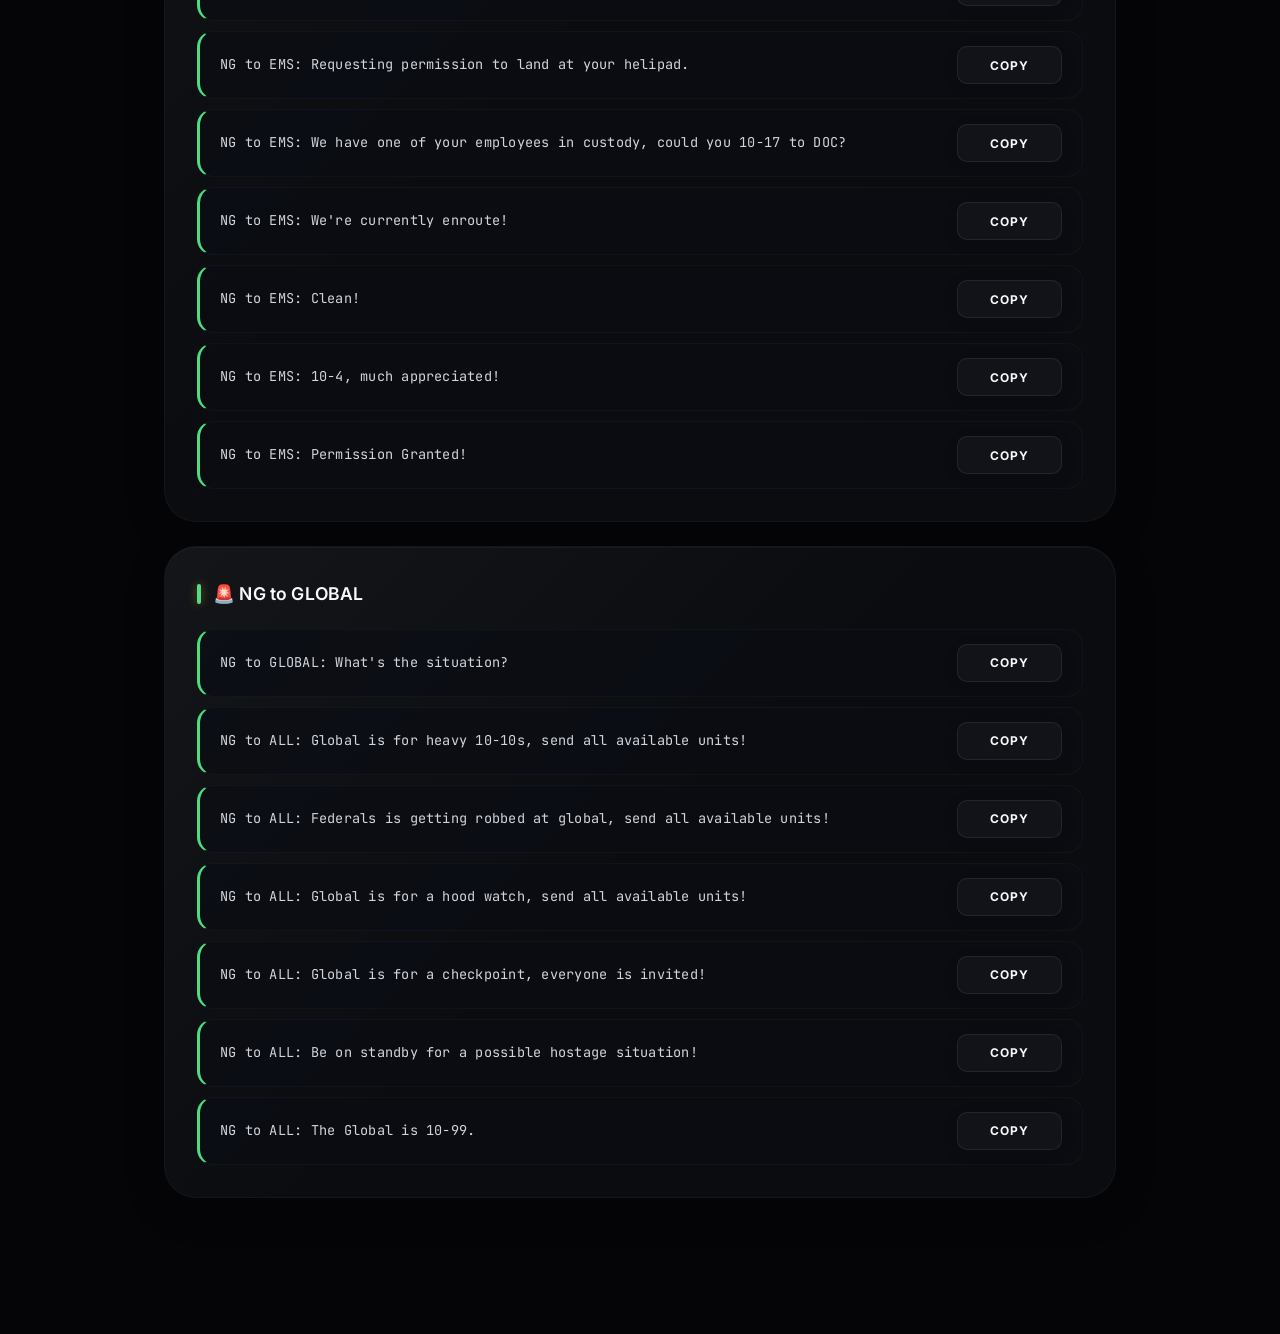
<file: ng.html>
<!DOCTYPE html>
<html lang="en">
<head>
  <meta charset="UTF-8"><meta name="viewport" content="width=device-width, initial-scale=1.0">
  <title>NG Bodycam Commands — Los Santos Hub</title>
  <link rel="stylesheet" href="styles.css">
  <style>:root{--accent:#4ade80;--accent-dark:#22c55e;--accent-light:#86efac;--glow-1:rgba(74,222,128,0.15);--glow-2:rgba(34,197,94,0.1);--glow-3:rgba(134,239,172,0.08)}</style>
</head>
<body>
  <div class="bg-mesh"></div><div class="bg-grid"></div><div class="bg-noise"></div>
  <div class="orb orb-1"></div><div class="orb orb-2"></div><div class="orb orb-3"></div>
  <a href="index.html" class="back-btn"><svg viewBox="0 0 24 24" fill="none" stroke="currentColor" stroke-width="2"><path d="M19 12H5M12 19l-7-7 7-7"/></svg>BACK TO HUB</a>
  <div class="page-container">
    <header class="page-header"><h1>NG BODYCAM COMMANDS</h1><div class="subtitle">MADE BY ALEEX UNSTOPPABLE</div></header>
    <div class="section"><div class="section-header"><span class="section-icon">📹</span><h2>Attaching Bodycam</h2></div>
      <div class="card"><h3>Attaching Bodycam</h3>
        <div class="cmd"><span class="cmd-text">/me Takes out bodycam, attaches it to chest, checks its ballistic, water proof</span><button class="copy-btn" onclick="copyCmd(this)">COPY</button></div>
        <div class="cmd"><span class="cmd-text">/me makes sure it is recording and checks for the red light</span><button class="copy-btn" onclick="copyCmd(this)">COPY</button></div>
        <div class="cmd"><span class="cmd-text">/do It is recording, is ballistic and water proof</span><button class="copy-btn" onclick="copyCmd(this)">COPY</button></div>
        <div class="cmd"><span class="cmd-text">/me connects PDA to the nearest cell tower</span><button class="copy-btn" onclick="copyCmd(this)">COPY</button></div>
      </div>
    </div>
    <div class="section"><div class="section-header"><span class="section-icon">🔄</span><h2>Refreshing Bodycam</h2></div>
      <div class="card"><h3>Refreshing Bodycam</h3>
        <div class="cmd"><span class="cmd-text">/me refreshing bodycam</span><button class="copy-btn" onclick="copyCmd(this)">COPY</button></div>
        <div class="cmd"><span class="cmd-text">/do It is recording</span><button class="copy-btn" onclick="copyCmd(this)">COPY</button></div>
      </div>
    </div>
    <div class="section"><div class="section-header"><span class="section-icon">💾</span><h2>Saving Bodycam</h2></div>
      <div class="card"><h3>Saving Bodycam</h3>
        <div class="cmd"><span class="cmd-text">/me saves bodycam, uploads it to the NG Cloud and continues recording</span><button class="copy-btn" onclick="copyCmd(this)">COPY</button></div>
        <div class="cmd"><span class="cmd-text">/do It is recording</span><button class="copy-btn" onclick="copyCmd(this)">COPY</button></div>
      </div>
    </div>
    <div class="section"><div class="section-header"><span class="section-icon">🚗</span><h2>Breaking the Trunk</h2></div>
      <div class="card"><h3>Breaking the Trunk</h3>
        <div class="cmd"><span class="cmd-text">/me carefully inspects the trunk and uses a crowbar to attempt opening it</span><button class="copy-btn" onclick="copyCmd(this)">COPY</button></div>
        <div class="cmd"><span class="cmd-text">/me applies pressure with the crowbar to force the trunk open</span><button class="copy-btn" onclick="copyCmd(this)">COPY</button></div>
      </div>
    </div>
    <div class="section"><div class="section-header"><span class="section-icon">⚖️</span><h2>Handing Footage to the Lawyer</h2></div>
      <div class="card"><h3>Handing Footage to the Lawyer</h3>
        <div class="cmd"><span class="cmd-text">/me saves bodycam contents onto an SD card and uploads contents to NG servers</span><button class="copy-btn" onclick="copyCmd(this)">COPY</button></div>
        <div class="cmd"><span class="cmd-text">/me Takes SD card out of the bodycam and hands it to the lawyer</span><button class="copy-btn" onclick="copyCmd(this)">COPY</button></div>
      </div>
    </div>
    <div class="section"><div class="section-header"><span class="section-icon">🏁</span><h2>Finishing Your Shift</h2></div>
      <div class="card"><h3>Finishing Your Shift</h3>
        <div class="cmd"><span class="cmd-text">/me saves bodycam contents onto an SD card and uploads contents to NG servers</span><button class="copy-btn" onclick="copyCmd(this)">COPY</button></div>
        <div class="cmd"><span class="cmd-text">/me puts the badge in the locker</span><button class="copy-btn" onclick="copyCmd(this)">COPY</button></div>
      </div>
    </div>
    <div class="section"><div class="section-header"><span class="section-icon">📡</span><h2>Department Messages</h2></div>
      <div class="card"><h3>⚖️ NG to DOJ</h3>
        <div class="cmd"><span class="cmd-text">NG to DOJ: How copy?</span><button class="copy-btn" onclick="copyCmd(this)">COPY</button></div>
        <div class="cmd"><span class="cmd-text">NG to DOJ: Good copy, send traffic!</span><button class="copy-btn" onclick="copyCmd(this)">COPY</button></div>
        <div class="cmd"><span class="cmd-text">NG to DOJ: Bad copy!</span><button class="copy-btn" onclick="copyCmd(this)">COPY</button></div>
        <div class="cmd"><span class="cmd-text">NG to DOJ: Bad copy, we're currently in a situation!</span><button class="copy-btn" onclick="copyCmd(this)">COPY</button></div>
        <div class="cmd"><span class="cmd-text">NG to DOJ: We have a 10-15 at DOC requesting a lawyer. Are there any available?</span><button class="copy-btn" onclick="copyCmd(this)">COPY</button></div>
        <div class="cmd"><span class="cmd-text">NG to DOJ: 10-4, much appreciated!</span><button class="copy-btn" onclick="copyCmd(this)">COPY</button></div>
      </div>
      <div class="card"><h3>🏛️ NG to Government</h3>
        <div class="cmd"><span class="cmd-text">NG to GOV: How copy?</span><button class="copy-btn" onclick="copyCmd(this)">COPY</button></div>
        <div class="cmd"><span class="cmd-text">NG to GOV: Good copy, send traffic!</span><button class="copy-btn" onclick="copyCmd(this)">COPY</button></div>
        <div class="cmd"><span class="cmd-text">NG to GOV: Bad copy!</span><button class="copy-btn" onclick="copyCmd(this)">COPY</button></div>
        <div class="cmd"><span class="cmd-text">NG to GOV: Bad copy, we're currently in a situation!</span><button class="copy-btn" onclick="copyCmd(this)">COPY</button></div>
        <div class="cmd"><span class="cmd-text">NG to GOV: Agents enroute!</span><button class="copy-btn" onclick="copyCmd(this)">COPY</button></div>
        <div class="cmd"><span class="cmd-text">NG to GOV: Can we have a quick meeting at capitol?</span><button class="copy-btn" onclick="copyCmd(this)">COPY</button></div>
        <div class="cmd"><span class="cmd-text">NG to GOV: Requesting permission to land on your lawn.</span><button class="copy-btn" onclick="copyCmd(this)">COPY</button></div>
        <div class="cmd"><span class="cmd-text">NG to GOV: We have one of your units in custody, could you 10-17 to DOC?</span><button class="copy-btn" onclick="copyCmd(this)">COPY</button></div>
        <div class="cmd"><span class="cmd-text">NG to GOV: 10-4, much appreciated!</span><button class="copy-btn" onclick="copyCmd(this)">COPY</button></div>
      </div>
      <div class="card"><h3>🎯 NG to FIB</h3>
        <div class="cmd"><span class="cmd-text">NG to FIB: How copy?</span><button class="copy-btn" onclick="copyCmd(this)">COPY</button></div>
        <div class="cmd"><span class="cmd-text">NG to FIB: Good copy, send traffic!</span><button class="copy-btn" onclick="copyCmd(this)">COPY</button></div>
        <div class="cmd"><span class="cmd-text">NG to FIB: Bad copy!</span><button class="copy-btn" onclick="copyCmd(this)">COPY</button></div>
        <div class="cmd"><span class="cmd-text">NG to FIB: Bad copy, we're currently in a situation!</span><button class="copy-btn" onclick="copyCmd(this)">COPY</button></div>
        <div class="cmd"><span class="cmd-text">NG to FIB: Can we have a quick meeting at your HQ?</span><button class="copy-btn" onclick="copyCmd(this)">COPY</button></div>
        <div class="cmd"><span class="cmd-text">NG to FIB: Requesting permission to land at your helipad.</span><button class="copy-btn" onclick="copyCmd(this)">COPY</button></div>
        <div class="cmd"><span class="cmd-text">NG to FIB: We are entering your jurisdiction in chase of a car hijacker, help would be appreciated.</span><button class="copy-btn" onclick="copyCmd(this)">COPY</button></div>
        <div class="cmd"><span class="cmd-text">NG to FIB: We have one of your units in custody, could you 10-17 to DOC?</span><button class="copy-btn" onclick="copyCmd(this)">COPY</button></div>
        <div class="cmd"><span class="cmd-text">NG to FIB: We're currently enroute!</span><button class="copy-btn" onclick="copyCmd(this)">COPY</button></div>
        <div class="cmd"><span class="cmd-text">NG to FIB: 10-4, much appreciated!</span><button class="copy-btn" onclick="copyCmd(this)">COPY</button></div>
        <div class="cmd"><span class="cmd-text">NG to FIB: Permission Granted!</span><button class="copy-btn" onclick="copyCmd(this)">COPY</button></div>
        <div class="cmd"><span class="cmd-text">NG To FIB: We have a 10-15 at Our Main Barricks Please send a unit to process him.</span><button class="copy-btn" onclick="copyCmd(this)">COPY</button></div>
      </div>
      <div class="card"><h3>👮 NG to LSPD</h3>
        <div class="cmd"><span class="cmd-text">NG to LSPD: How copy?</span><button class="copy-btn" onclick="copyCmd(this)">COPY</button></div>
        <div class="cmd"><span class="cmd-text">NG to LSPD: Good copy, send traffic!</span><button class="copy-btn" onclick="copyCmd(this)">COPY</button></div>
        <div class="cmd"><span class="cmd-text">NG to LSPD: Bad copy!</span><button class="copy-btn" onclick="copyCmd(this)">COPY</button></div>
        <div class="cmd"><span class="cmd-text">NG to LSPD: Bad copy, we're currently in a situation!</span><button class="copy-btn" onclick="copyCmd(this)">COPY</button></div>
        <div class="cmd"><span class="cmd-text">NG to LSPD: Can we have a quick meeting at your main barracks?</span><button class="copy-btn" onclick="copyCmd(this)">COPY</button></div>
        <div class="cmd"><span class="cmd-text">NG to LSPD: Requesting permission to land at your main barracks.</span><button class="copy-btn" onclick="copyCmd(this)">COPY</button></div>
        <div class="cmd"><span class="cmd-text">NG to LSPD: We have one of your soldiers in custody, could you 10-17 to DOC?</span><button class="copy-btn" onclick="copyCmd(this)">COPY</button></div>
        <div class="cmd"><span class="cmd-text">NG to LSPD: We're currently enroute!</span><button class="copy-btn" onclick="copyCmd(this)">COPY</button></div>
        <div class="cmd"><span class="cmd-text">NG to LSPD: 10-4, much appreciated!</span><button class="copy-btn" onclick="copyCmd(this)">COPY</button></div>
        <div class="cmd"><span class="cmd-text">NG to LSPD: Permission Granted!</span><button class="copy-btn" onclick="copyCmd(this)">COPY</button></div>
        <div class="cmd"><span class="cmd-text">NG to LSPD: We have a 10-15 at Our Main Barricks Please send a unit to process him.</span><button class="copy-btn" onclick="copyCmd(this)">COPY</button></div>
      </div>
      <div class="card"><h3>🚓 NG to SAHP</h3>
        <div class="cmd"><span class="cmd-text">NG to SAHP: Good copy, send traffic!</span><button class="copy-btn" onclick="copyCmd(this)">COPY</button></div>
        <div class="cmd"><span class="cmd-text">NG to SAHP: Bad copy!</span><button class="copy-btn" onclick="copyCmd(this)">COPY</button></div>
        <div class="cmd"><span class="cmd-text">NG to SAHP: Bad copy, we're currently in a situation!</span><button class="copy-btn" onclick="copyCmd(this)">COPY</button></div>
        <div class="cmd"><span class="cmd-text">NG to SAHP: Can we have a quick meeting at your hall?</span><button class="copy-btn" onclick="copyCmd(this)">COPY</button></div>
        <div class="cmd"><span class="cmd-text">NG to SAHP: Requesting permission to land at your helipad.</span><button class="copy-btn" onclick="copyCmd(this)">COPY</button></div>
        <div class="cmd"><span class="cmd-text">NG to SAHP: We have one of your agents in custody, could you 10-17 to DOC?</span><button class="copy-btn" onclick="copyCmd(this)">COPY</button></div>
        <div class="cmd"><span class="cmd-text">NG to SAHP: We're currently enroute!</span><button class="copy-btn" onclick="copyCmd(this)">COPY</button></div>
        <div class="cmd"><span class="cmd-text">NG to SAHP: Troopers enroute!</span><button class="copy-btn" onclick="copyCmd(this)">COPY</button></div>
        <div class="cmd"><span class="cmd-text">NG to SAHP: 10-4, much appreciated!</span><button class="copy-btn" onclick="copyCmd(this)">COPY</button></div>
        <div class="cmd"><span class="cmd-text">NG to SAHP: Permission Granted!</span><button class="copy-btn" onclick="copyCmd(this)">COPY</button></div>
        <div class="cmd"><span class="cmd-text">NG to SAHP: We have a 10-15 at Our Main Barricks Please send a unit to process him.</span><button class="copy-btn" onclick="copyCmd(this)">COPY</button></div>
      </div>
      <div class="card"><h3>🚑 NG to EMS</h3>
        <div class="cmd"><span class="cmd-text">NG to EMS: How copy?</span><button class="copy-btn" onclick="copyCmd(this)">COPY</button></div>
        <div class="cmd"><span class="cmd-text">NG to EMS: Good copy, send traffic!</span><button class="copy-btn" onclick="copyCmd(this)">COPY</button></div>
        <div class="cmd"><span class="cmd-text">NG to EMS: Bad copy!</span><button class="copy-btn" onclick="copyCmd(this)">COPY</button></div>
        <div class="cmd"><span class="cmd-text">NG to EMS: Bad copy, we're currently in a situation!</span><button class="copy-btn" onclick="copyCmd(this)">COPY</button></div>
        <div class="cmd"><span class="cmd-text">NG to EMS: Ghetto is off limits for the next 25 minutes, please inform all your units.</span><button class="copy-btn" onclick="copyCmd(this)">COPY</button></div>
        <div class="cmd"><span class="cmd-text">NG to EMS: Can we have a quick meeting at Pillbox Hospital?</span><button class="copy-btn" onclick="copyCmd(this)">COPY</button></div>
        <div class="cmd"><span class="cmd-text">NG to EMS: Requesting permission to land at your helipad.</span><button class="copy-btn" onclick="copyCmd(this)">COPY</button></div>
        <div class="cmd"><span class="cmd-text">NG to EMS: We have one of your employees in custody, could you 10-17 to DOC?</span><button class="copy-btn" onclick="copyCmd(this)">COPY</button></div>
        <div class="cmd"><span class="cmd-text">NG to EMS: We're currently enroute!</span><button class="copy-btn" onclick="copyCmd(this)">COPY</button></div>
        <div class="cmd"><span class="cmd-text">NG to EMS: Clean!</span><button class="copy-btn" onclick="copyCmd(this)">COPY</button></div>
        <div class="cmd"><span class="cmd-text">NG to EMS: 10-4, much appreciated!</span><button class="copy-btn" onclick="copyCmd(this)">COPY</button></div>
        <div class="cmd"><span class="cmd-text">NG to EMS: Permission Granted!</span><button class="copy-btn" onclick="copyCmd(this)">COPY</button></div>
      </div>
      <div class="card"><h3>🚨 NG to GLOBAL</h3>
        <div class="cmd"><span class="cmd-text">NG to GLOBAL: What's the situation?</span><button class="copy-btn" onclick="copyCmd(this)">COPY</button></div>
        <div class="cmd"><span class="cmd-text">NG to ALL: Global is for heavy 10-10s, send all available units!</span><button class="copy-btn" onclick="copyCmd(this)">COPY</button></div>
        <div class="cmd"><span class="cmd-text">NG to ALL: Federals is getting robbed at global, send all available units!</span><button class="copy-btn" onclick="copyCmd(this)">COPY</button></div>
        <div class="cmd"><span class="cmd-text">NG to ALL: Global is for a hood watch, send all available units!</span><button class="copy-btn" onclick="copyCmd(this)">COPY</button></div>
        <div class="cmd"><span class="cmd-text">NG to ALL: Global is for a checkpoint, everyone is invited!</span><button class="copy-btn" onclick="copyCmd(this)">COPY</button></div>
        <div class="cmd"><span class="cmd-text">NG to ALL: Be on standby for a possible hostage situation!</span><button class="copy-btn" onclick="copyCmd(this)">COPY</button></div>
        <div class="cmd"><span class="cmd-text">NG to ALL: The Global is 10-99.</span><button class="copy-btn" onclick="copyCmd(this)">COPY</button></div>
      </div>
    </div>

  </div>
  <script src="script.js"></script>
</body>
</html>
</file>
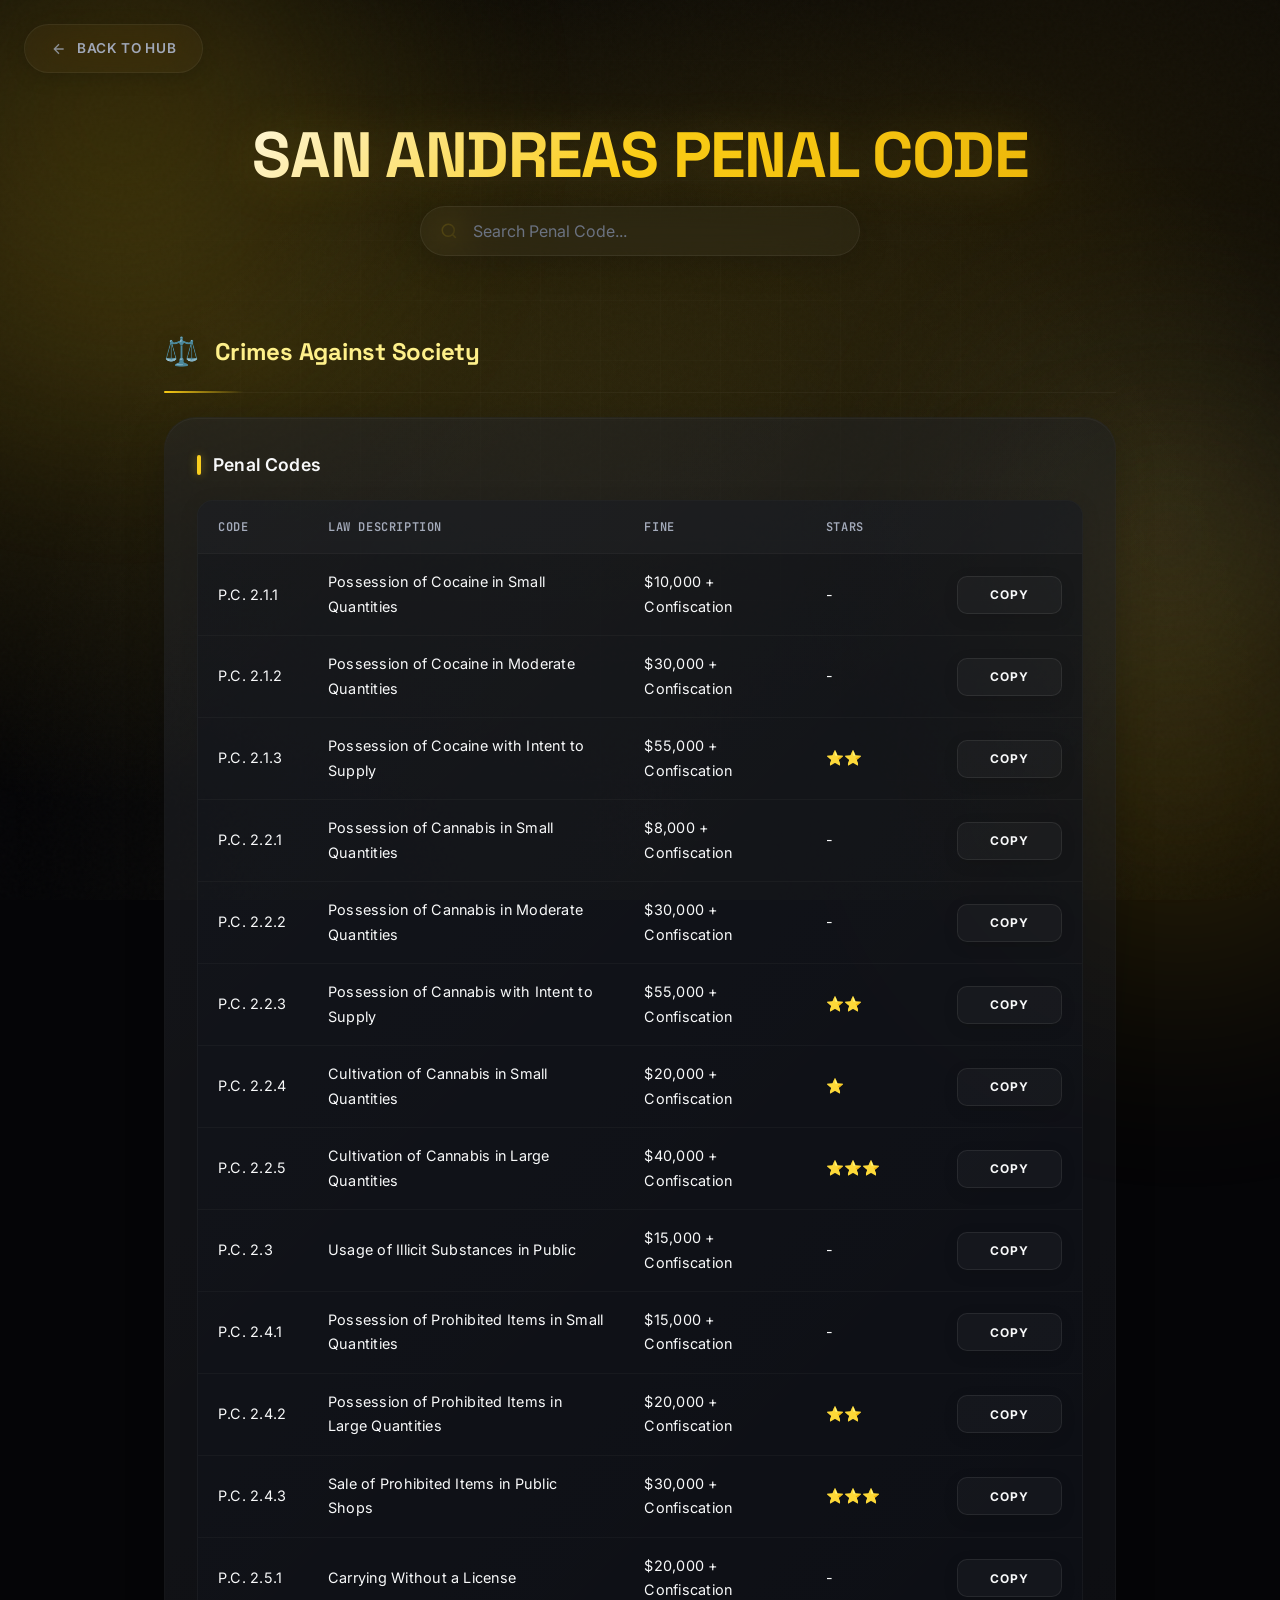
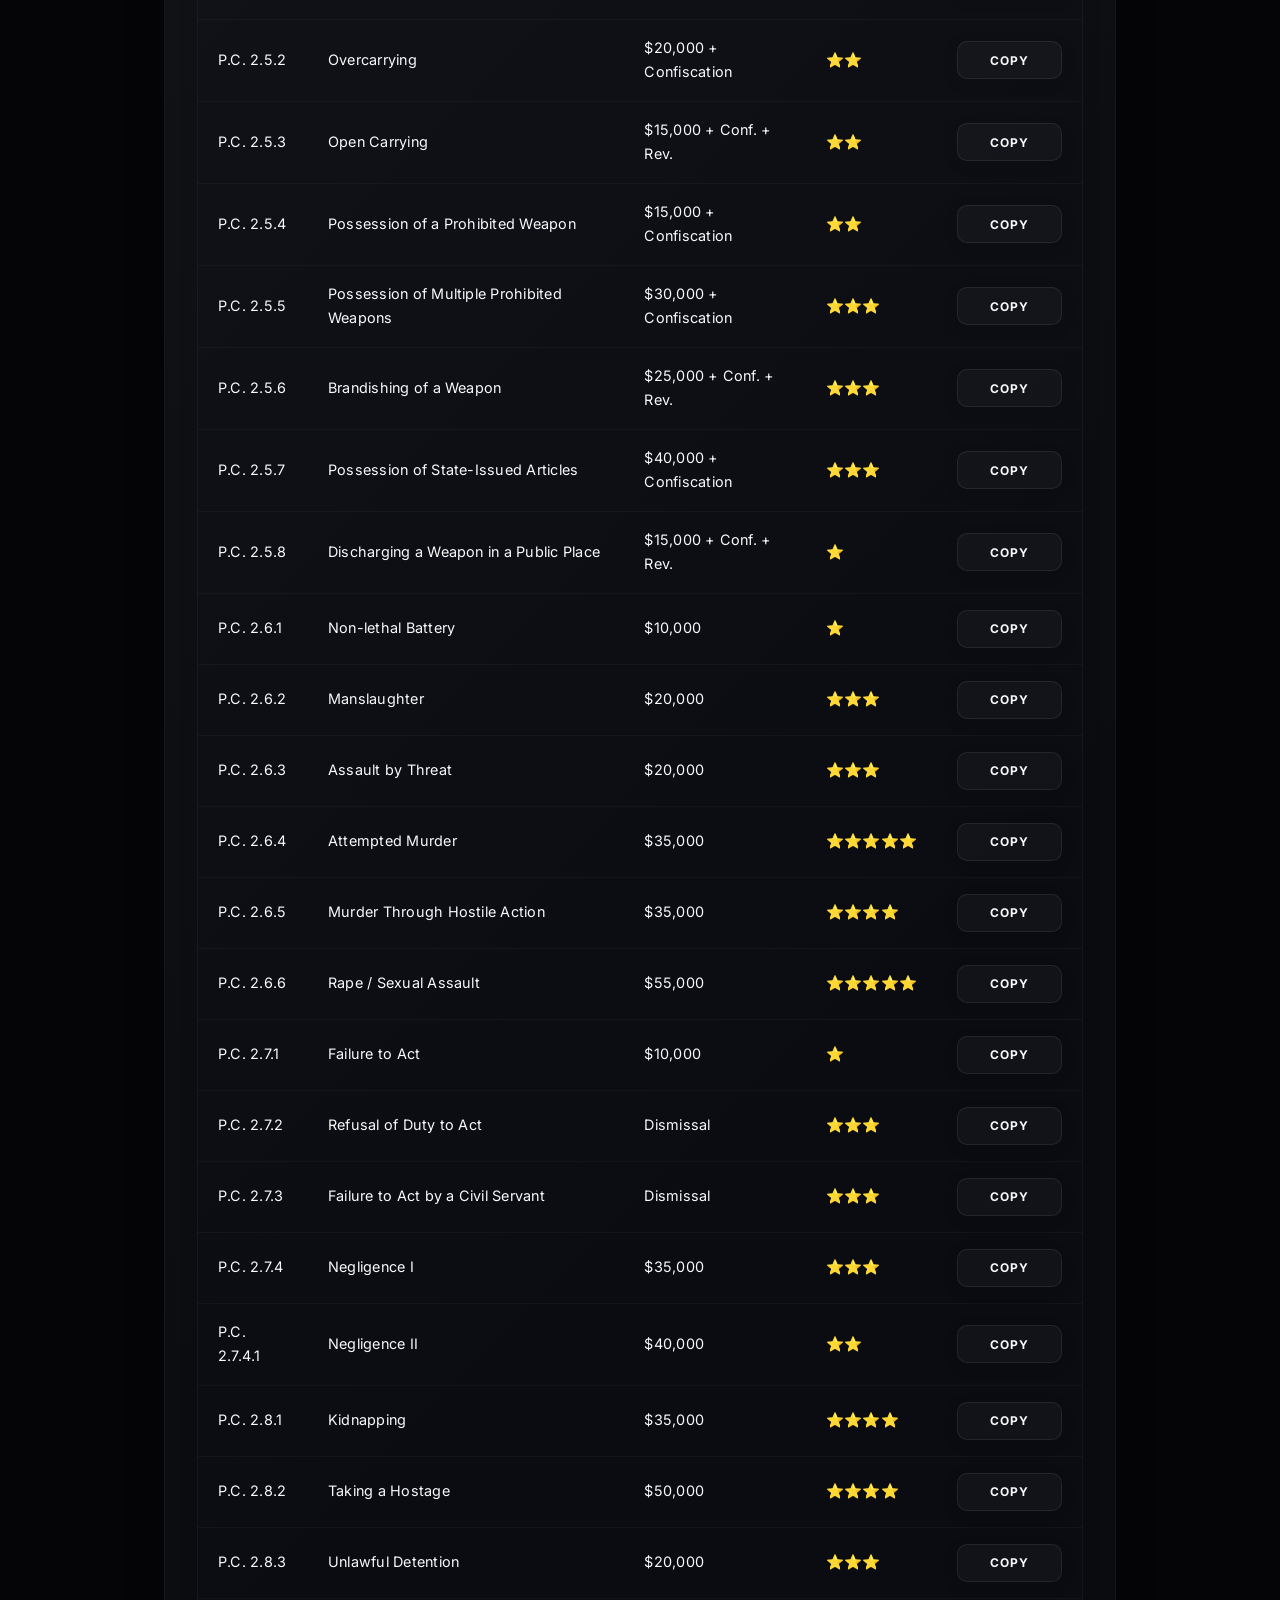
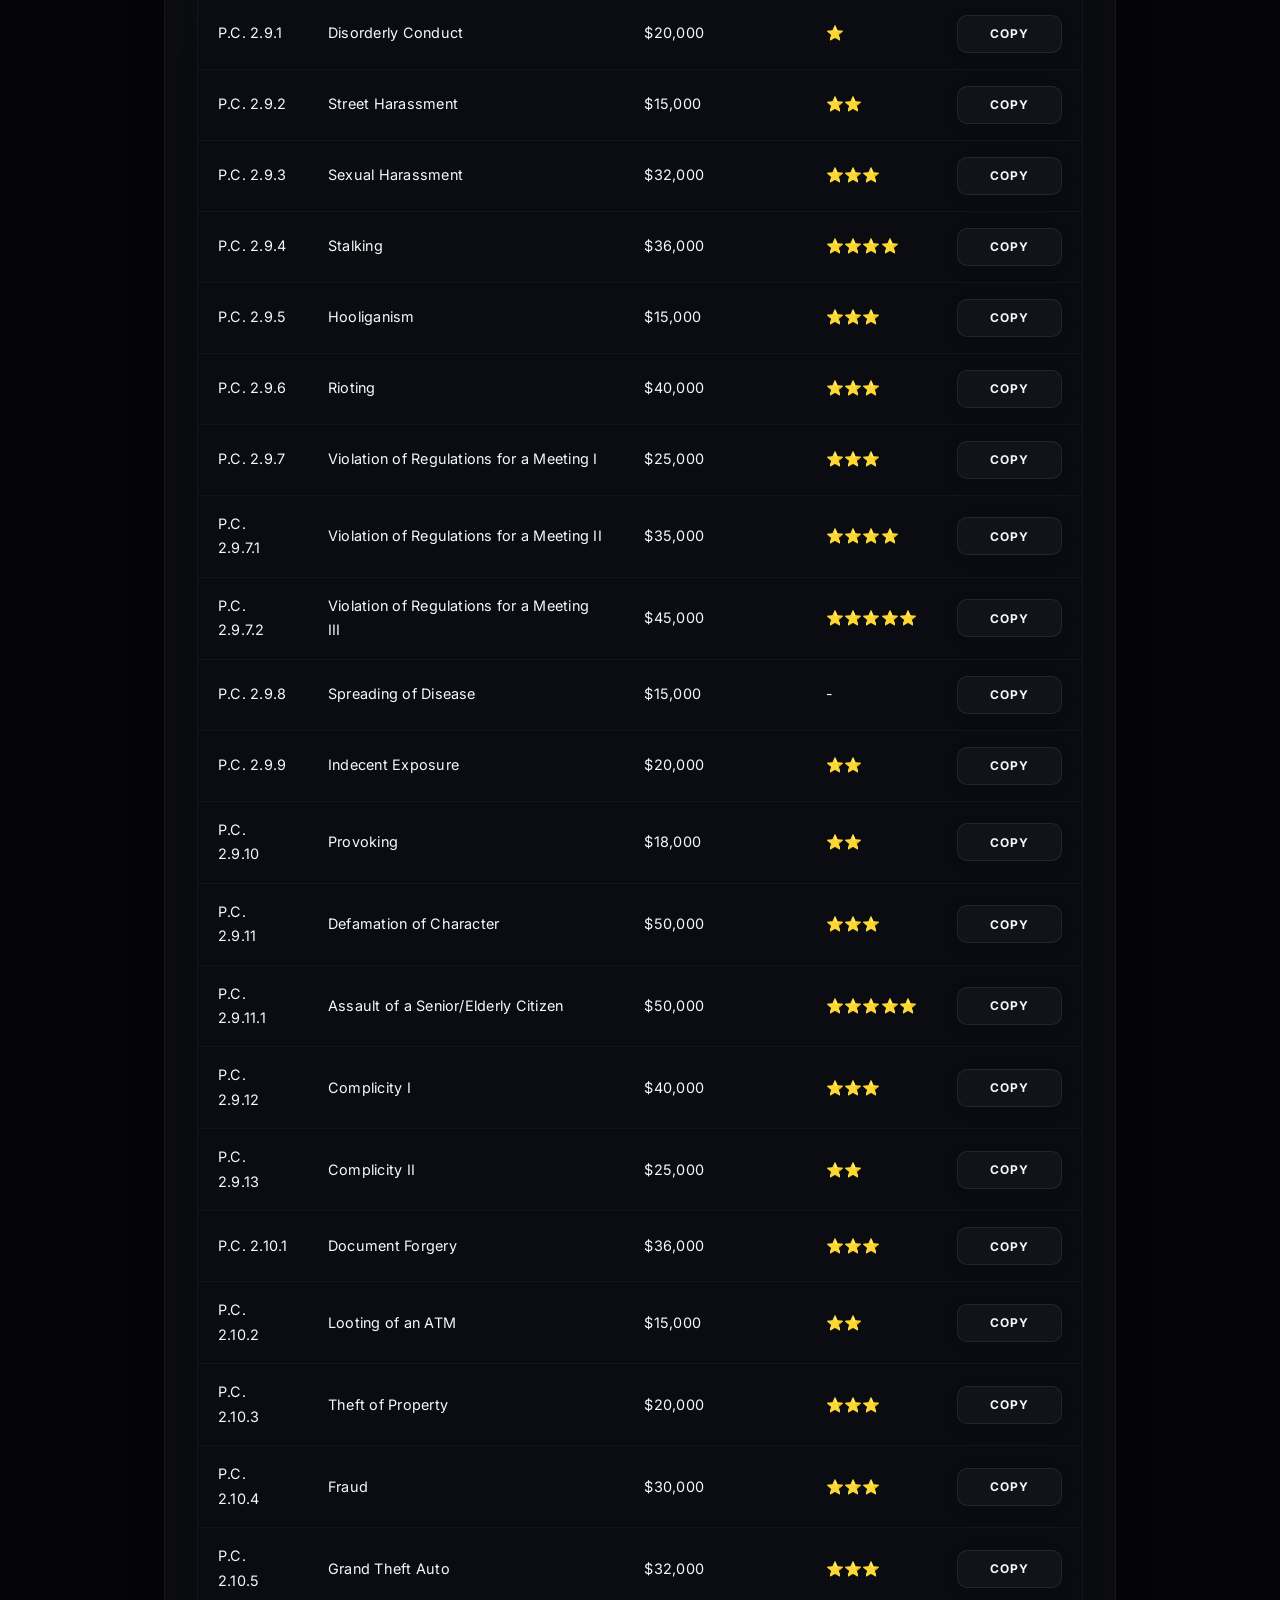
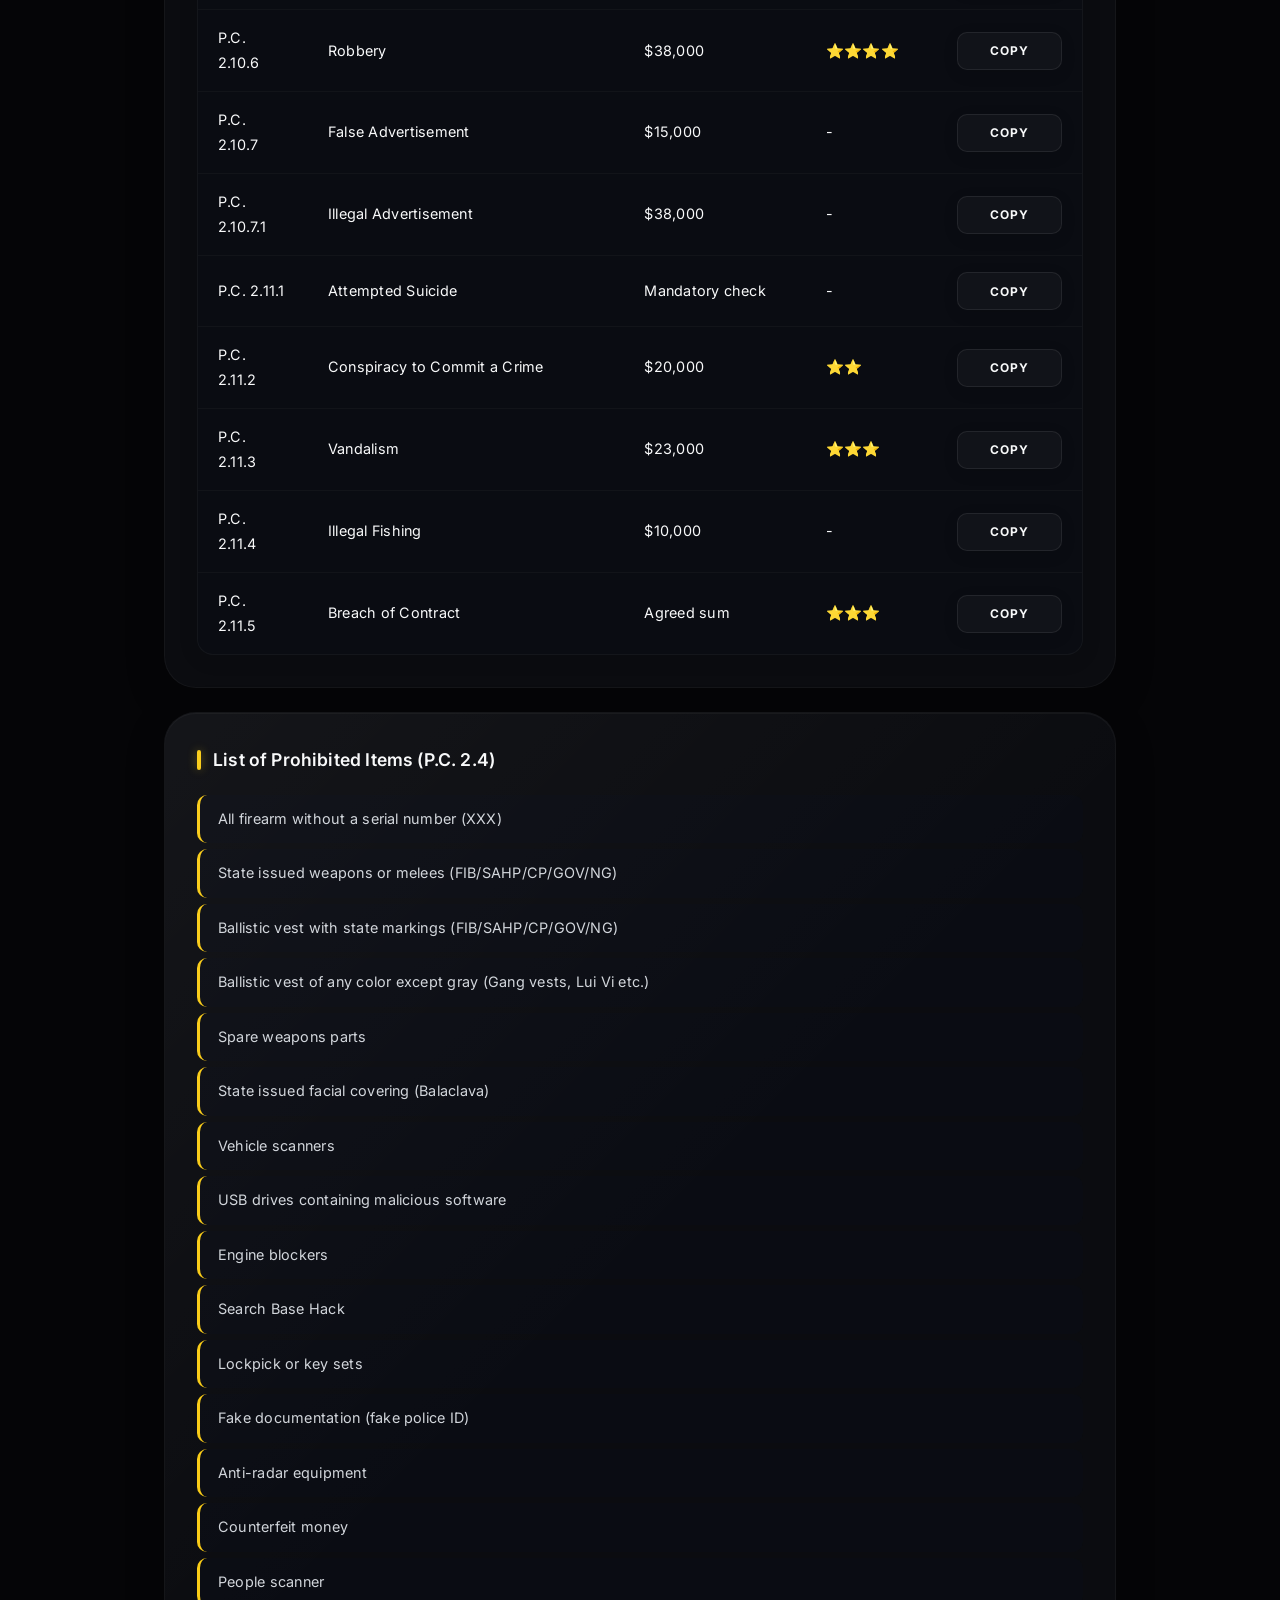
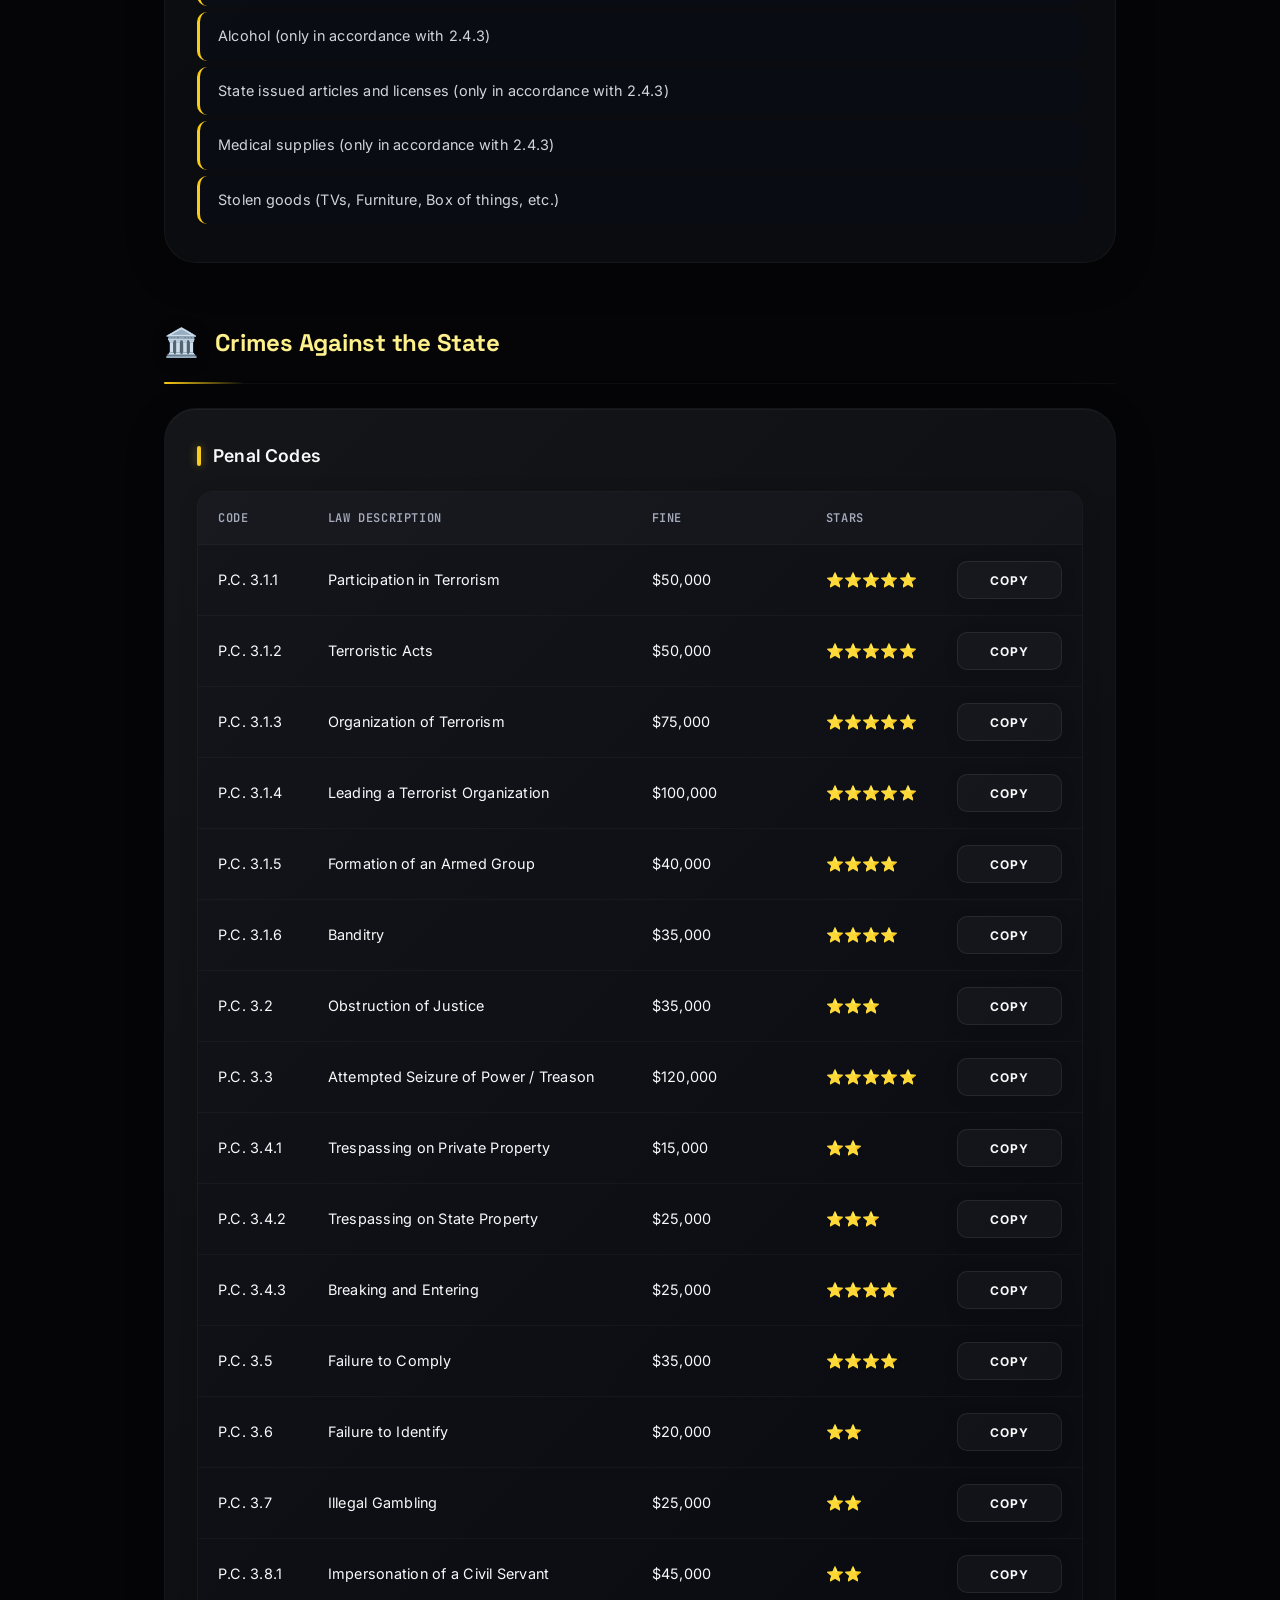
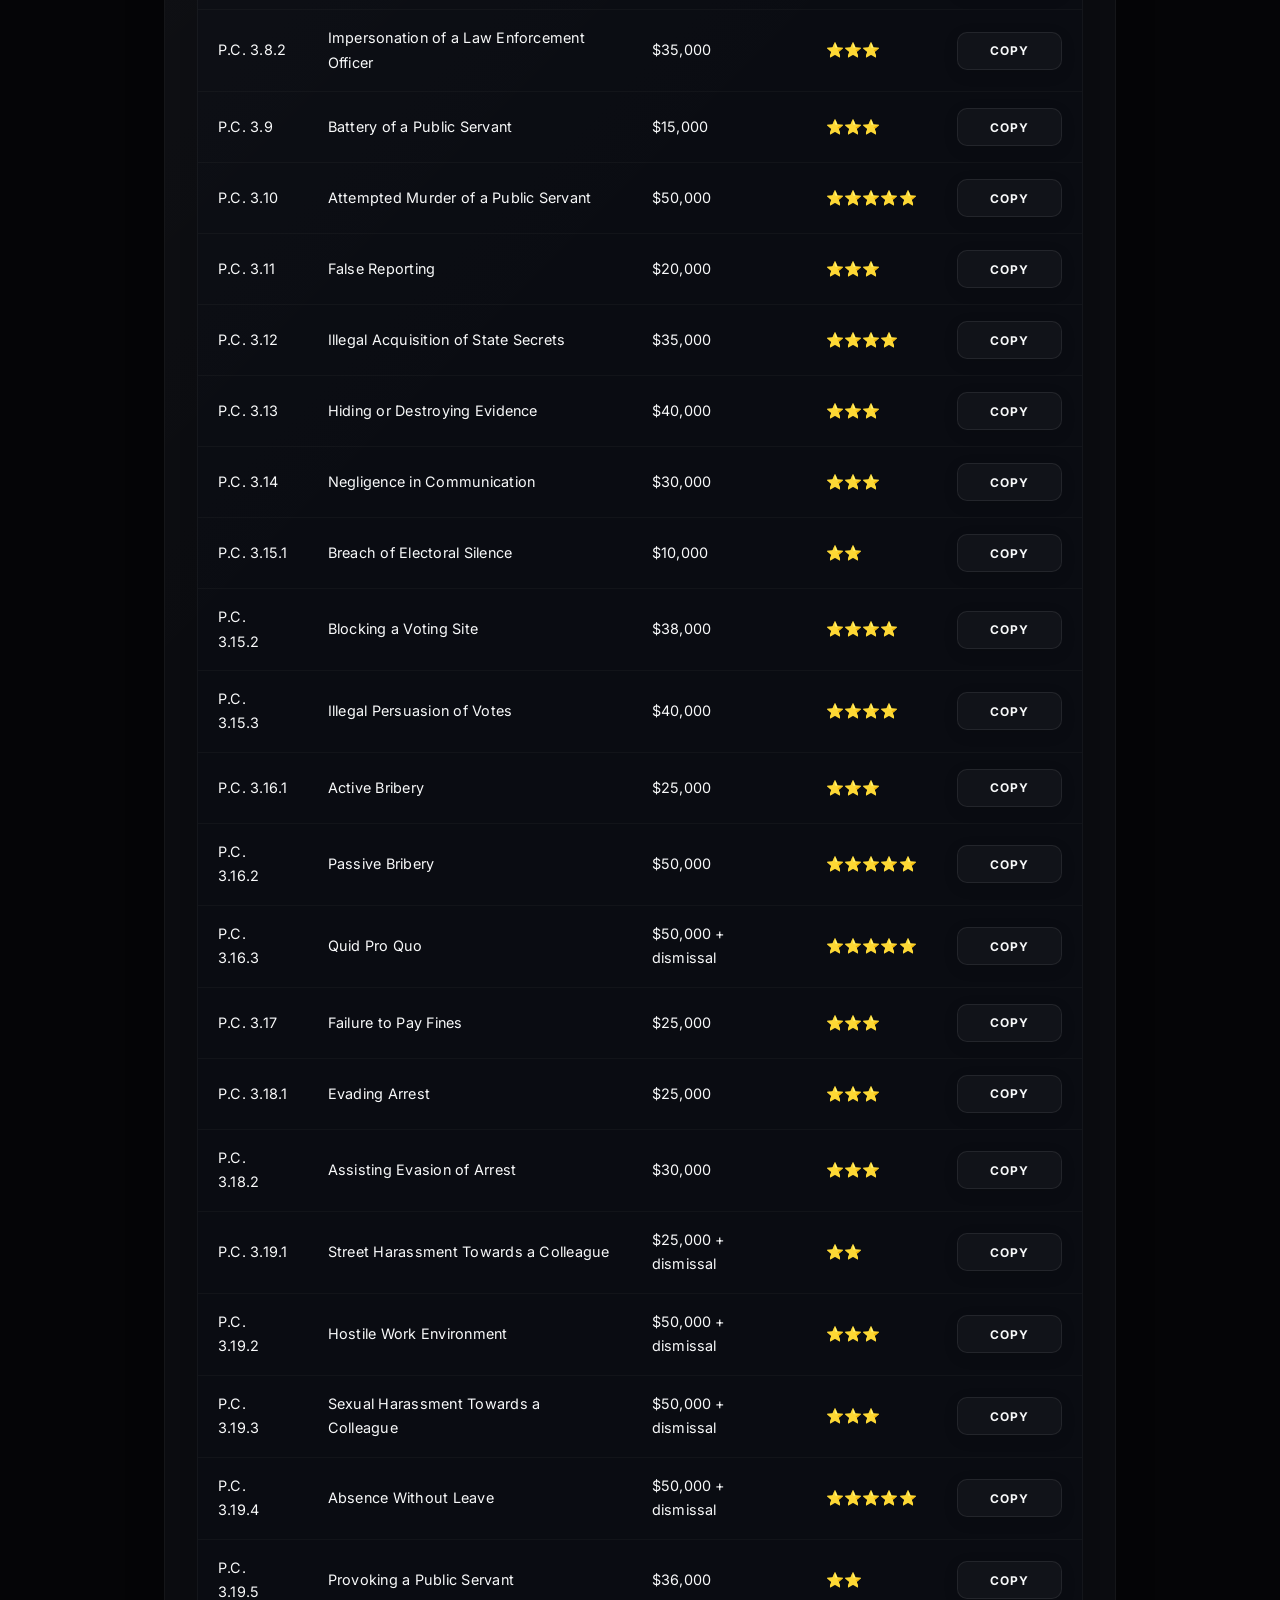
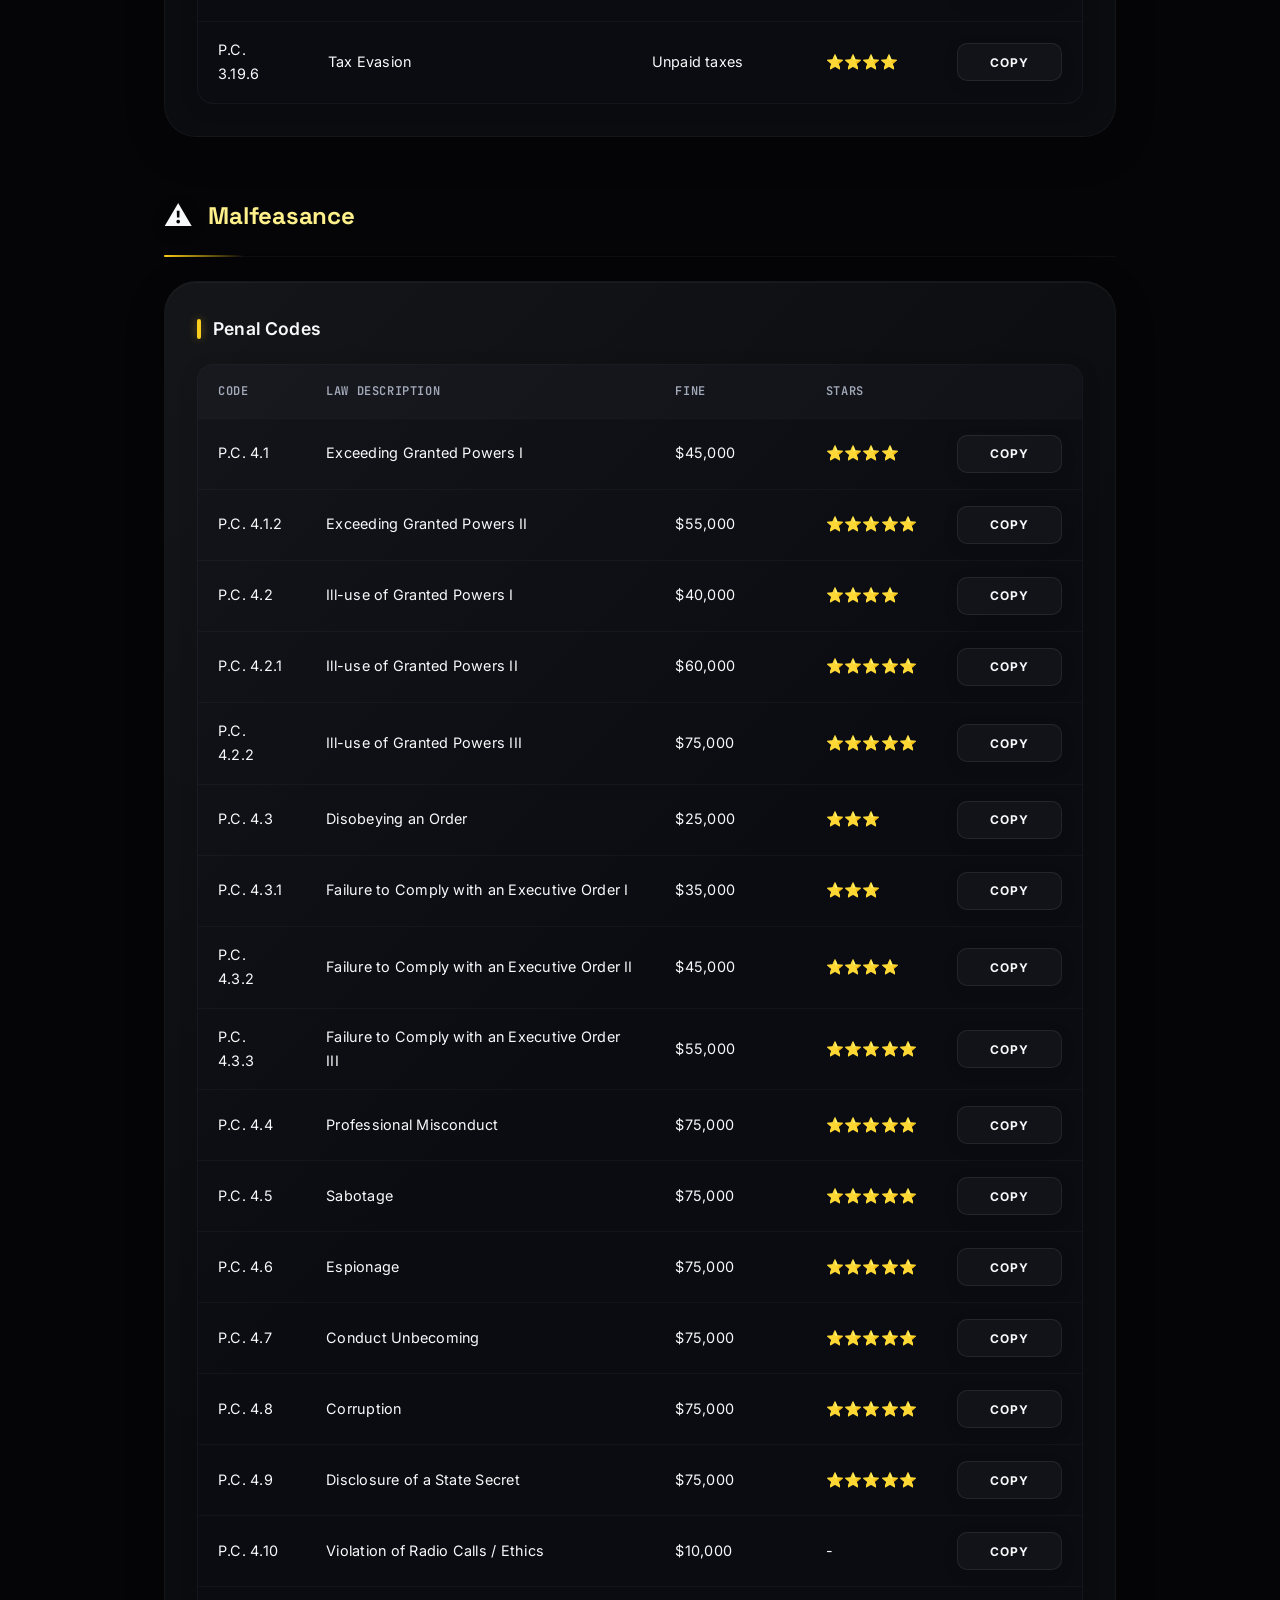
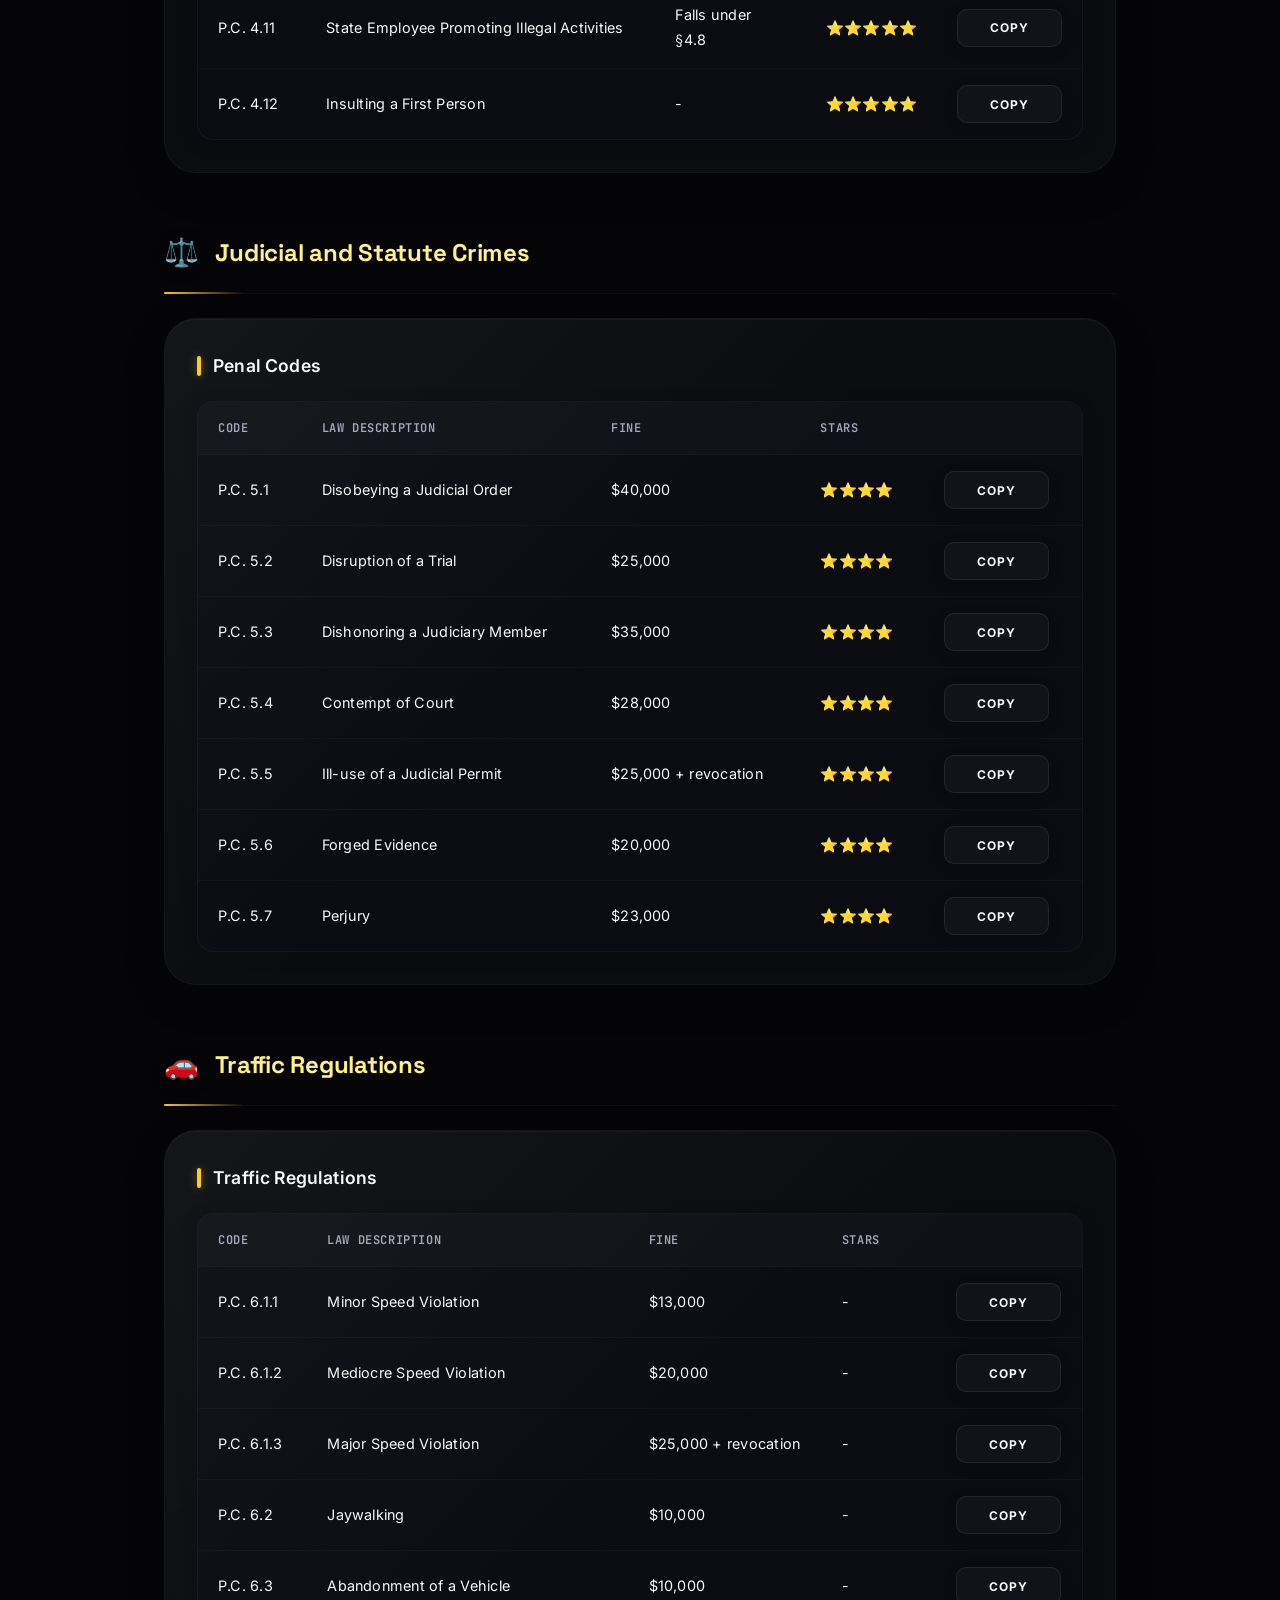
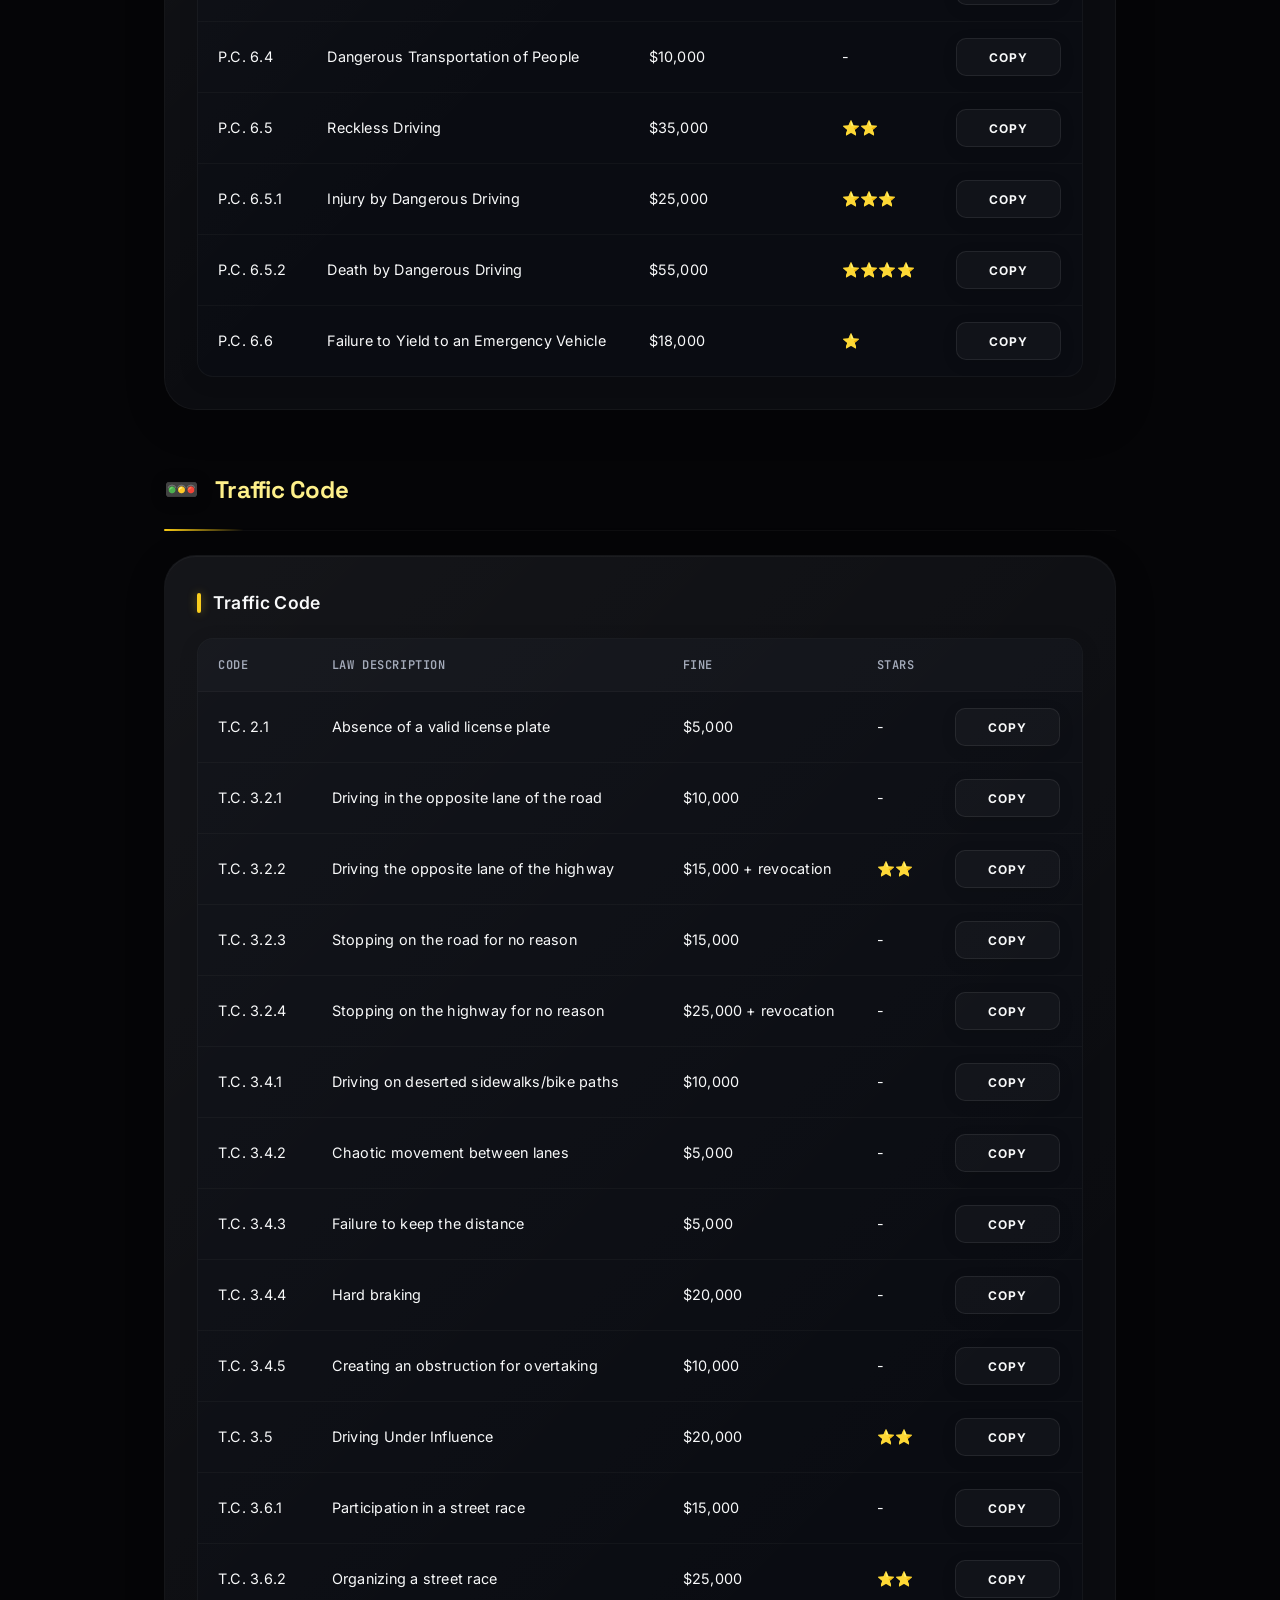
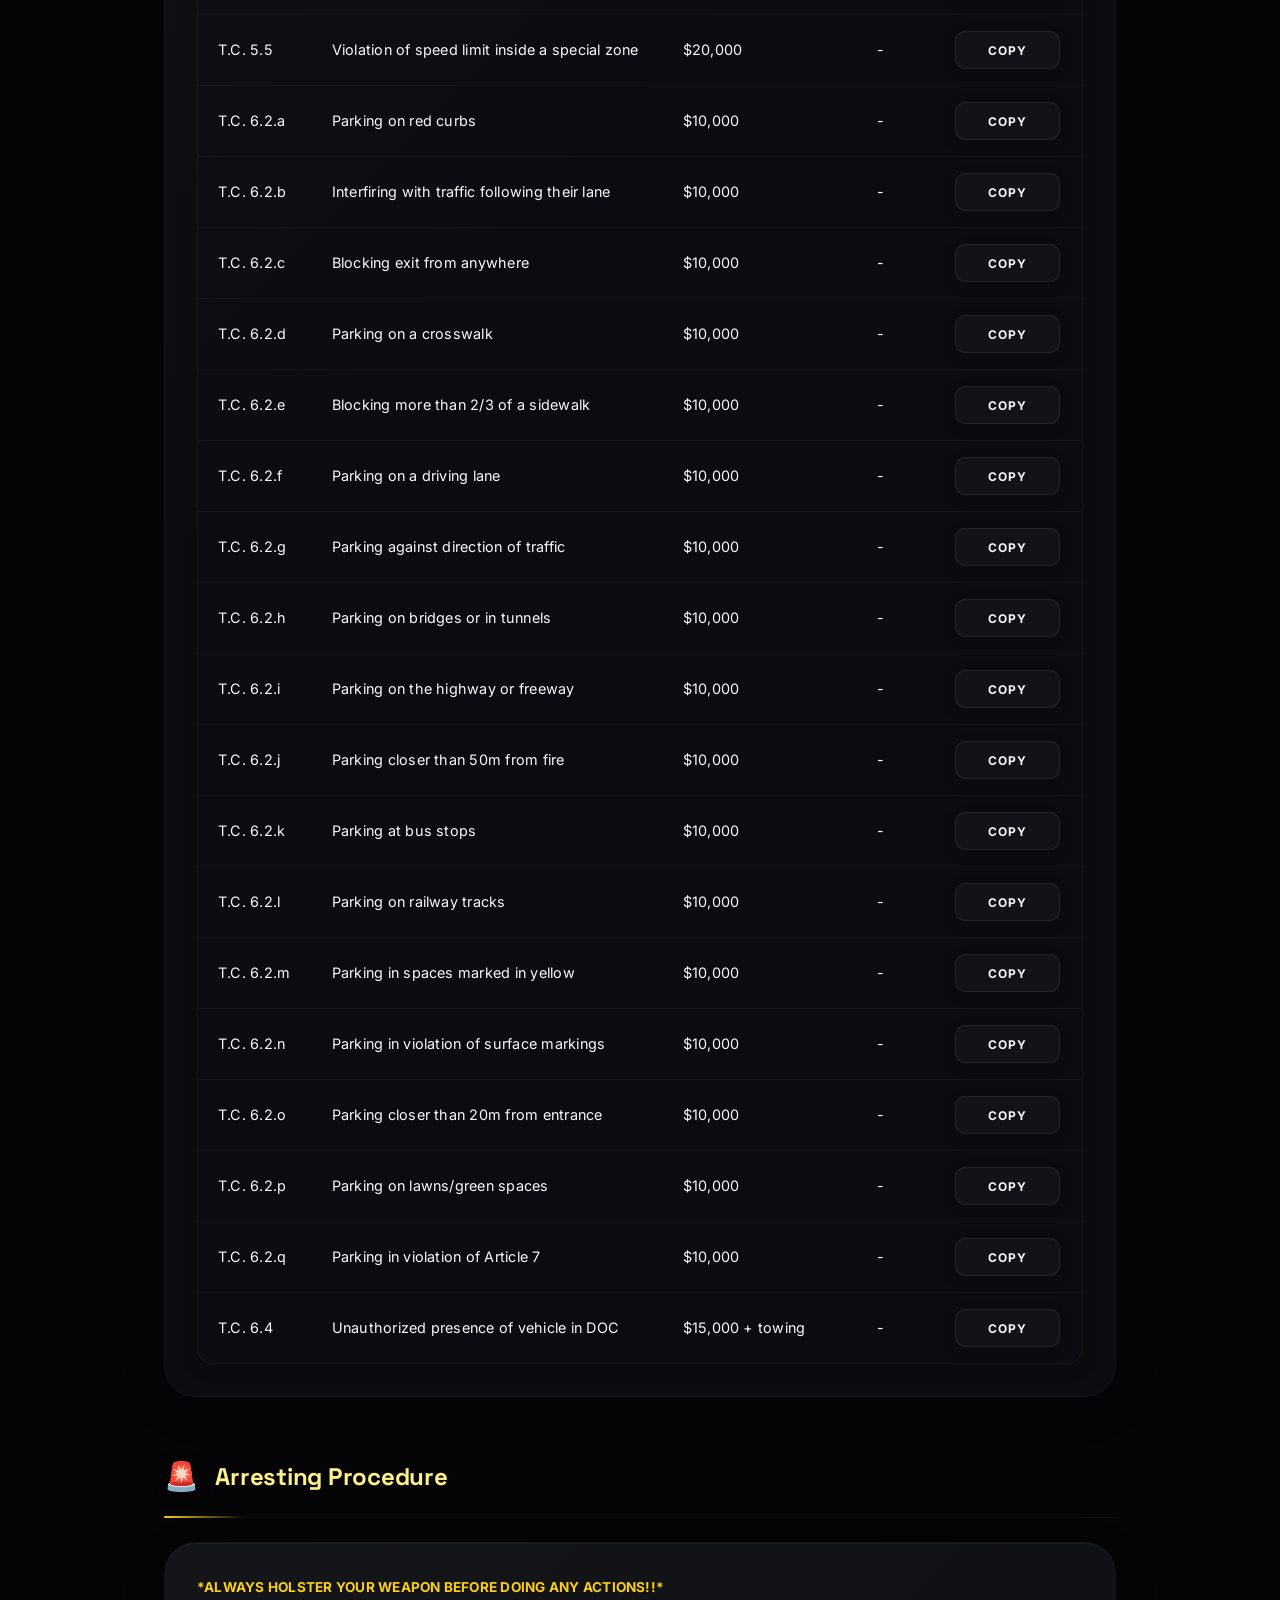
<file: penalcode.html>
<!DOCTYPE html>
<html lang="en">
<head>
  <meta charset="UTF-8"><meta name="viewport" content="width=device-width, initial-scale=1.0">
  <title>San Andreas Penal Code — Los Santos Hub</title>
  <link rel="stylesheet" href="styles.css">
  <style>:root{--accent:#facc15;--accent-dark:#eab308;--accent-light:#fef08a;--glow-1:rgba(250,204,21,0.15);--glow-2:rgba(234,179,8,0.1);--glow-3:rgba(254,240,138,0.08)}</style>
</head>
<body>
  <div class="bg-mesh"></div><div class="bg-grid"></div><div class="bg-noise"></div>
  <div class="orb orb-1"></div><div class="orb orb-2"></div><div class="orb orb-3"></div>
  <a href="index.html" class="back-btn"><svg viewBox="0 0 24 24" fill="none" stroke="currentColor" stroke-width="2"><path d="M19 12H5M12 19l-7-7 7-7"/></svg>BACK TO HUB</a>
  <div class="page-container">
    <header class="page-header">
      <h1>SAN ANDREAS PENAL CODE</h1>
      <div class="search-container">
        <svg class="search-icon" viewBox="0 0 24 24" fill="none" stroke="currentColor" stroke-width="2"><circle cx="11" cy="11" r="8"/><path d="M21 21l-4.35-4.35"/></svg>
        <input type="text" id="searchInput" class="search-input" placeholder="Search Penal Code..." onkeyup="searchTable()">
      </div>
    </header>

    <div class="section"><div class="section-header"><span class="section-icon">⚖️</span><h2>Crimes Against Society</h2></div>
      <div class="card"><h3>Penal Codes</h3>
        <div class="table-wrapper">
          <table>
            <thead><tr><th>Code</th><th>Law Description</th><th>Fine</th><th>Stars</th><th></th></tr></thead>
            <tbody>
              <tr data-code="P.C. 2.1.1" data-desc="Possession of Cocaine in Small Quantities"><td>P.C. 2.1.1</td><td>Possession of Cocaine in Small Quantities</td><td>$10,000 + Confiscation</td><td>-</td><td><button class="copy-btn" onclick="copyCode(this)">COPY</button></td></tr>
              <tr data-code="P.C. 2.1.2" data-desc="Possession of Cocaine in Moderate Quantities"><td>P.C. 2.1.2</td><td>Possession of Cocaine in Moderate Quantities</td><td>$30,000 + Confiscation</td><td>-</td><td><button class="copy-btn" onclick="copyCode(this)">COPY</button></td></tr>
              <tr data-code="P.C. 2.1.3" data-desc="Possession of Cocaine with Intent to Supply"><td>P.C. 2.1.3</td><td>Possession of Cocaine with Intent to Supply</td><td>$55,000 + Confiscation</td><td>⭐⭐</td><td><button class="copy-btn" onclick="copyCode(this)">COPY</button></td></tr>
              <tr data-code="P.C. 2.2.1" data-desc="Possession of Cannabis in Small Quantities"><td>P.C. 2.2.1</td><td>Possession of Cannabis in Small Quantities</td><td>$8,000 + Confiscation</td><td>-</td><td><button class="copy-btn" onclick="copyCode(this)">COPY</button></td></tr>
              <tr data-code="P.C. 2.2.2" data-desc="Possession of Cannabis in Moderate Quantities"><td>P.C. 2.2.2</td><td>Possession of Cannabis in Moderate Quantities</td><td>$30,000 + Confiscation</td><td>-</td><td><button class="copy-btn" onclick="copyCode(this)">COPY</button></td></tr>
              <tr data-code="P.C. 2.2.3" data-desc="Possession of Cannabis with Intent to Supply"><td>P.C. 2.2.3</td><td>Possession of Cannabis with Intent to Supply</td><td>$55,000 + Confiscation</td><td>⭐⭐</td><td><button class="copy-btn" onclick="copyCode(this)">COPY</button></td></tr>
              <tr data-code="P.C. 2.2.4" data-desc="Cultivation of Cannabis in Small Quantities"><td>P.C. 2.2.4</td><td>Cultivation of Cannabis in Small Quantities</td><td>$20,000 + Confiscation</td><td>⭐</td><td><button class="copy-btn" onclick="copyCode(this)">COPY</button></td></tr>
              <tr data-code="P.C. 2.2.5" data-desc="Cultivation of Cannabis in Large Quantities"><td>P.C. 2.2.5</td><td>Cultivation of Cannabis in Large Quantities</td><td>$40,000 + Confiscation</td><td>⭐⭐⭐</td><td><button class="copy-btn" onclick="copyCode(this)">COPY</button></td></tr>
              <tr data-code="P.C. 2.3" data-desc="Usage of Illicit Substances in Public"><td>P.C. 2.3</td><td>Usage of Illicit Substances in Public</td><td>$15,000 + Confiscation</td><td>-</td><td><button class="copy-btn" onclick="copyCode(this)">COPY</button></td></tr>
              <tr data-code="P.C. 2.4.1" data-desc="Possession of Prohibited Items in Small Quantities"><td>P.C. 2.4.1</td><td>Possession of Prohibited Items in Small Quantities</td><td>$15,000 + Confiscation</td><td>-</td><td><button class="copy-btn" onclick="copyCode(this)">COPY</button></td></tr>
              <tr data-code="P.C. 2.4.2" data-desc="Possession of Prohibited Items in Large Quantities"><td>P.C. 2.4.2</td><td>Possession of Prohibited Items in Large Quantities</td><td>$20,000 + Confiscation</td><td>⭐⭐</td><td><button class="copy-btn" onclick="copyCode(this)">COPY</button></td></tr>
              <tr data-code="P.C. 2.4.3" data-desc="Sale of Prohibited Items in Public Shops"><td>P.C. 2.4.3</td><td>Sale of Prohibited Items in Public Shops</td><td>$30,000 + Confiscation</td><td>⭐⭐⭐</td><td><button class="copy-btn" onclick="copyCode(this)">COPY</button></td></tr>
              <tr data-code="P.C. 2.5.1" data-desc="Carrying Without a License"><td>P.C. 2.5.1</td><td>Carrying Without a License</td><td>$20,000 + Confiscation</td><td>-</td><td><button class="copy-btn" onclick="copyCode(this)">COPY</button></td></tr>
              <tr data-code="P.C. 2.5.2" data-desc="Overcarrying"><td>P.C. 2.5.2</td><td>Overcarrying</td><td>$20,000 + Confiscation</td><td>⭐⭐</td><td><button class="copy-btn" onclick="copyCode(this)">COPY</button></td></tr>
              <tr data-code="P.C. 2.5.3" data-desc="Open Carrying"><td>P.C. 2.5.3</td><td>Open Carrying</td><td>$15,000 + Conf. + Rev.</td><td>⭐⭐</td><td><button class="copy-btn" onclick="copyCode(this)">COPY</button></td></tr>
              <tr data-code="P.C. 2.5.4" data-desc="Possession of a Prohibited Weapon"><td>P.C. 2.5.4</td><td>Possession of a Prohibited Weapon</td><td>$15,000 + Confiscation</td><td>⭐⭐</td><td><button class="copy-btn" onclick="copyCode(this)">COPY</button></td></tr>
              <tr data-code="P.C. 2.5.5" data-desc="Possession of Multiple Prohibited Weapons"><td>P.C. 2.5.5</td><td>Possession of Multiple Prohibited Weapons</td><td>$30,000 + Confiscation</td><td>⭐⭐⭐</td><td><button class="copy-btn" onclick="copyCode(this)">COPY</button></td></tr>
              <tr data-code="P.C. 2.5.6" data-desc="Brandishing of a Weapon"><td>P.C. 2.5.6</td><td>Brandishing of a Weapon</td><td>$25,000 + Conf. + Rev.</td><td>⭐⭐⭐</td><td><button class="copy-btn" onclick="copyCode(this)">COPY</button></td></tr>
              <tr data-code="P.C. 2.5.7" data-desc="Possession of State-Issued Articles"><td>P.C. 2.5.7</td><td>Possession of State-Issued Articles</td><td>$40,000 + Confiscation</td><td>⭐⭐⭐</td><td><button class="copy-btn" onclick="copyCode(this)">COPY</button></td></tr>
              <tr data-code="P.C. 2.5.8" data-desc="Discharging a Weapon in a Public Place"><td>P.C. 2.5.8</td><td>Discharging a Weapon in a Public Place</td><td>$15,000 + Conf. + Rev.</td><td>⭐</td><td><button class="copy-btn" onclick="copyCode(this)">COPY</button></td></tr>
              <tr data-code="P.C. 2.6.1" data-desc="Non-lethal Battery"><td>P.C. 2.6.1</td><td>Non-lethal Battery</td><td>$10,000</td><td>⭐</td><td><button class="copy-btn" onclick="copyCode(this)">COPY</button></td></tr>
              <tr data-code="P.C. 2.6.2" data-desc="Manslaughter"><td>P.C. 2.6.2</td><td>Manslaughter</td><td>$20,000</td><td>⭐⭐⭐</td><td><button class="copy-btn" onclick="copyCode(this)">COPY</button></td></tr>
              <tr data-code="P.C. 2.6.3" data-desc="Assault by Threat"><td>P.C. 2.6.3</td><td>Assault by Threat</td><td>$20,000</td><td>⭐⭐⭐</td><td><button class="copy-btn" onclick="copyCode(this)">COPY</button></td></tr>
              <tr data-code="P.C. 2.6.4" data-desc="Attempted Murder"><td>P.C. 2.6.4</td><td>Attempted Murder</td><td>$35,000</td><td>⭐⭐⭐⭐⭐</td><td><button class="copy-btn" onclick="copyCode(this)">COPY</button></td></tr>
              <tr data-code="P.C. 2.6.5" data-desc="Murder Through Hostile Action"><td>P.C. 2.6.5</td><td>Murder Through Hostile Action</td><td>$35,000</td><td>⭐⭐⭐⭐</td><td><button class="copy-btn" onclick="copyCode(this)">COPY</button></td></tr>
              <tr data-code="P.C. 2.6.6" data-desc="Rape / Sexual Assault"><td>P.C. 2.6.6</td><td>Rape / Sexual Assault</td><td>$55,000</td><td>⭐⭐⭐⭐⭐</td><td><button class="copy-btn" onclick="copyCode(this)">COPY</button></td></tr>
              <tr data-code="P.C. 2.7.1" data-desc="Failure to Act"><td>P.C. 2.7.1</td><td>Failure to Act</td><td>$10,000</td><td>⭐</td><td><button class="copy-btn" onclick="copyCode(this)">COPY</button></td></tr>
              <tr data-code="P.C. 2.7.2" data-desc="Refusal of Duty to Act"><td>P.C. 2.7.2</td><td>Refusal of Duty to Act</td><td>Dismissal</td><td>⭐⭐⭐</td><td><button class="copy-btn" onclick="copyCode(this)">COPY</button></td></tr>
              <tr data-code="P.C. 2.7.3" data-desc="Failure to Act by a Civil Servant"><td>P.C. 2.7.3</td><td>Failure to Act by a Civil Servant</td><td>Dismissal</td><td>⭐⭐⭐</td><td><button class="copy-btn" onclick="copyCode(this)">COPY</button></td></tr>
              <tr data-code="P.C. 2.7.4" data-desc="Negligence I"><td>P.C. 2.7.4</td><td>Negligence I</td><td>$35,000</td><td>⭐⭐⭐</td><td><button class="copy-btn" onclick="copyCode(this)">COPY</button></td></tr>
              <tr data-code="P.C. 2.7.4.1" data-desc="Negligence II"><td>P.C. 2.7.4.1</td><td>Negligence II</td><td>$40,000</td><td>⭐⭐</td><td><button class="copy-btn" onclick="copyCode(this)">COPY</button></td></tr>
              <tr data-code="P.C. 2.8.1" data-desc="Kidnapping"><td>P.C. 2.8.1</td><td>Kidnapping</td><td>$35,000</td><td>⭐⭐⭐⭐</td><td><button class="copy-btn" onclick="copyCode(this)">COPY</button></td></tr>
              <tr data-code="P.C. 2.8.2" data-desc="Taking a Hostage"><td>P.C. 2.8.2</td><td>Taking a Hostage</td><td>$50,000</td><td>⭐⭐⭐⭐</td><td><button class="copy-btn" onclick="copyCode(this)">COPY</button></td></tr>
              <tr data-code="P.C. 2.8.3" data-desc="Unlawful Detention"><td>P.C. 2.8.3</td><td>Unlawful Detention</td><td>$20,000</td><td>⭐⭐⭐</td><td><button class="copy-btn" onclick="copyCode(this)">COPY</button></td></tr>
              <tr data-code="P.C. 2.9.1" data-desc="Disorderly Conduct"><td>P.C. 2.9.1</td><td>Disorderly Conduct</td><td>$20,000</td><td>⭐</td><td><button class="copy-btn" onclick="copyCode(this)">COPY</button></td></tr>
              <tr data-code="P.C. 2.9.2" data-desc="Street Harassment"><td>P.C. 2.9.2</td><td>Street Harassment</td><td>$15,000</td><td>⭐⭐</td><td><button class="copy-btn" onclick="copyCode(this)">COPY</button></td></tr>
              <tr data-code="P.C. 2.9.3" data-desc="Sexual Harassment"><td>P.C. 2.9.3</td><td>Sexual Harassment</td><td>$32,000</td><td>⭐⭐⭐</td><td><button class="copy-btn" onclick="copyCode(this)">COPY</button></td></tr>
              <tr data-code="P.C. 2.9.4" data-desc="Stalking"><td>P.C. 2.9.4</td><td>Stalking</td><td>$36,000</td><td>⭐⭐⭐⭐</td><td><button class="copy-btn" onclick="copyCode(this)">COPY</button></td></tr>
              <tr data-code="P.C. 2.9.5" data-desc="Hooliganism"><td>P.C. 2.9.5</td><td>Hooliganism</td><td>$15,000</td><td>⭐⭐⭐</td><td><button class="copy-btn" onclick="copyCode(this)">COPY</button></td></tr>
              <tr data-code="P.C. 2.9.6" data-desc="Rioting"><td>P.C. 2.9.6</td><td>Rioting</td><td>$40,000</td><td>⭐⭐⭐</td><td><button class="copy-btn" onclick="copyCode(this)">COPY</button></td></tr>
              <tr data-code="P.C. 2.9.7" data-desc="Violation of Regulations for a Meeting I"><td>P.C. 2.9.7</td><td>Violation of Regulations for a Meeting I</td><td>$25,000</td><td>⭐⭐⭐</td><td><button class="copy-btn" onclick="copyCode(this)">COPY</button></td></tr>
              <tr data-code="P.C. 2.9.7.1" data-desc="Violation of Regulations for a Meeting II"><td>P.C. 2.9.7.1</td><td>Violation of Regulations for a Meeting II</td><td>$35,000</td><td>⭐⭐⭐⭐</td><td><button class="copy-btn" onclick="copyCode(this)">COPY</button></td></tr>
              <tr data-code="P.C. 2.9.7.2" data-desc="Violation of Regulations for a Meeting III"><td>P.C. 2.9.7.2</td><td>Violation of Regulations for a Meeting III</td><td>$45,000</td><td>⭐⭐⭐⭐⭐</td><td><button class="copy-btn" onclick="copyCode(this)">COPY</button></td></tr>
              <tr data-code="P.C. 2.9.8" data-desc="Spreading of Disease"><td>P.C. 2.9.8</td><td>Spreading of Disease</td><td>$15,000</td><td>-</td><td><button class="copy-btn" onclick="copyCode(this)">COPY</button></td></tr>
              <tr data-code="P.C. 2.9.9" data-desc="Indecent Exposure"><td>P.C. 2.9.9</td><td>Indecent Exposure</td><td>$20,000</td><td>⭐⭐</td><td><button class="copy-btn" onclick="copyCode(this)">COPY</button></td></tr>
              <tr data-code="P.C. 2.9.10" data-desc="Provoking"><td>P.C. 2.9.10</td><td>Provoking</td><td>$18,000</td><td>⭐⭐</td><td><button class="copy-btn" onclick="copyCode(this)">COPY</button></td></tr>
              <tr data-code="P.C. 2.9.11" data-desc="Defamation of Character"><td>P.C. 2.9.11</td><td>Defamation of Character</td><td>$50,000</td><td>⭐⭐⭐</td><td><button class="copy-btn" onclick="copyCode(this)">COPY</button></td></tr>
              <tr data-code="P.C. 2.9.11.1" data-desc="Assault of a Senior/Elderly Citizen"><td>P.C. 2.9.11.1</td><td>Assault of a Senior/Elderly Citizen</td><td>$50,000</td><td>⭐⭐⭐⭐⭐</td><td><button class="copy-btn" onclick="copyCode(this)">COPY</button></td></tr>
              <tr data-code="P.C. 2.9.12" data-desc="Complicity I"><td>P.C. 2.9.12</td><td>Complicity I</td><td>$40,000</td><td>⭐⭐⭐</td><td><button class="copy-btn" onclick="copyCode(this)">COPY</button></td></tr>
              <tr data-code="P.C. 2.9.13" data-desc="Complicity II"><td>P.C. 2.9.13</td><td>Complicity II</td><td>$25,000</td><td>⭐⭐</td><td><button class="copy-btn" onclick="copyCode(this)">COPY</button></td></tr>
              <tr data-code="P.C. 2.10.1" data-desc="Document Forgery"><td>P.C. 2.10.1</td><td>Document Forgery</td><td>$36,000</td><td>⭐⭐⭐</td><td><button class="copy-btn" onclick="copyCode(this)">COPY</button></td></tr>
              <tr data-code="P.C. 2.10.2" data-desc="Looting of an ATM"><td>P.C. 2.10.2</td><td>Looting of an ATM</td><td>$15,000</td><td>⭐⭐</td><td><button class="copy-btn" onclick="copyCode(this)">COPY</button></td></tr>
              <tr data-code="P.C. 2.10.3" data-desc="Theft of Property"><td>P.C. 2.10.3</td><td>Theft of Property</td><td>$20,000</td><td>⭐⭐⭐</td><td><button class="copy-btn" onclick="copyCode(this)">COPY</button></td></tr>
              <tr data-code="P.C. 2.10.4" data-desc="Fraud"><td>P.C. 2.10.4</td><td>Fraud</td><td>$30,000</td><td>⭐⭐⭐</td><td><button class="copy-btn" onclick="copyCode(this)">COPY</button></td></tr>
              <tr data-code="P.C. 2.10.5" data-desc="Grand Theft Auto"><td>P.C. 2.10.5</td><td>Grand Theft Auto</td><td>$32,000</td><td>⭐⭐⭐</td><td><button class="copy-btn" onclick="copyCode(this)">COPY</button></td></tr>
              <tr data-code="P.C. 2.10.6" data-desc="Robbery"><td>P.C. 2.10.6</td><td>Robbery</td><td>$38,000</td><td>⭐⭐⭐⭐</td><td><button class="copy-btn" onclick="copyCode(this)">COPY</button></td></tr>
              <tr data-code="P.C. 2.10.7" data-desc="False Advertisement"><td>P.C. 2.10.7</td><td>False Advertisement</td><td>$15,000</td><td>-</td><td><button class="copy-btn" onclick="copyCode(this)">COPY</button></td></tr>
              <tr data-code="P.C. 2.10.7.1" data-desc="Illegal Advertisement"><td>P.C. 2.10.7.1</td><td>Illegal Advertisement</td><td>$38,000</td><td>-</td><td><button class="copy-btn" onclick="copyCode(this)">COPY</button></td></tr>
              <tr data-code="P.C. 2.11.1" data-desc="Attempted Suicide"><td>P.C. 2.11.1</td><td>Attempted Suicide</td><td>Mandatory check</td><td>-</td><td><button class="copy-btn" onclick="copyCode(this)">COPY</button></td></tr>
              <tr data-code="P.C. 2.11.2" data-desc="Conspiracy to Commit a Crime"><td>P.C. 2.11.2</td><td>Conspiracy to Commit a Crime</td><td>$20,000</td><td>⭐⭐</td><td><button class="copy-btn" onclick="copyCode(this)">COPY</button></td></tr>
              <tr data-code="P.C. 2.11.3" data-desc="Vandalism"><td>P.C. 2.11.3</td><td>Vandalism</td><td>$23,000</td><td>⭐⭐⭐</td><td><button class="copy-btn" onclick="copyCode(this)">COPY</button></td></tr>
              <tr data-code="P.C. 2.11.4" data-desc="Illegal Fishing"><td>P.C. 2.11.4</td><td>Illegal Fishing</td><td>$10,000</td><td>-</td><td><button class="copy-btn" onclick="copyCode(this)">COPY</button></td></tr>
              <tr data-code="P.C. 2.11.5" data-desc="Breach of Contract"><td>P.C. 2.11.5</td><td>Breach of Contract</td><td>Agreed sum</td><td>⭐⭐⭐</td><td><button class="copy-btn" onclick="copyCode(this)">COPY</button></td></tr>
            </tbody>
          </table>
        </div>
      </div>
      <div class="card list-card"><h3>List of Prohibited Items (P.C. 2.4)</h3>
        <ul>
          <li>All firearm without a serial number (XXX)</li>
          <li>State issued weapons or melees (FIB/SAHP/CP/GOV/NG)</li>
          <li>Ballistic vest with state markings (FIB/SAHP/CP/GOV/NG)</li>
          <li>Ballistic vest of any color except gray (Gang vests, Lui Vi etc.)</li>
          <li>Spare weapons parts</li>
          <li>State issued facial covering (Balaclava)</li>
          <li>Vehicle scanners</li>
          <li>USB drives containing malicious software</li>
          <li>Engine blockers</li>
          <li>Search Base Hack</li>
          <li>Lockpick or key sets</li>
          <li>Fake documentation (fake police ID)</li>
          <li>Anti-radar equipment</li>
          <li>Counterfeit money</li>
          <li>People scanner</li>
          <li>Alcohol (only in accordance with 2.4.3)</li>
          <li>State issued articles and licenses (only in accordance with 2.4.3)</li>
          <li>Medical supplies (only in accordance with 2.4.3)</li>
          <li>Stolen goods (TVs, Furniture, Box of things, etc.)</li>
        </ul>
      </div>
    </div>

    <div class="section"><div class="section-header"><span class="section-icon">🏛️</span><h2>Crimes Against the State</h2></div>
      <div class="card"><h3>Penal Codes</h3>
        <div class="table-wrapper">
          <table>
            <thead><tr><th>Code</th><th>Law Description</th><th>Fine</th><th>Stars</th><th></th></tr></thead>
            <tbody>
              <tr data-code="P.C. 3.1.1" data-desc="Participation in Terrorism"><td>P.C. 3.1.1</td><td>Participation in Terrorism</td><td>$50,000</td><td>⭐⭐⭐⭐⭐</td><td><button class="copy-btn" onclick="copyCode(this)">COPY</button></td></tr>
              <tr data-code="P.C. 3.1.2" data-desc="Terroristic Acts"><td>P.C. 3.1.2</td><td>Terroristic Acts</td><td>$50,000</td><td>⭐⭐⭐⭐⭐</td><td><button class="copy-btn" onclick="copyCode(this)">COPY</button></td></tr>
              <tr data-code="P.C. 3.1.3" data-desc="Organization of Terrorism"><td>P.C. 3.1.3</td><td>Organization of Terrorism</td><td>$75,000</td><td>⭐⭐⭐⭐⭐</td><td><button class="copy-btn" onclick="copyCode(this)">COPY</button></td></tr>
              <tr data-code="P.C. 3.1.4" data-desc="Leading a Terrorist Organization"><td>P.C. 3.1.4</td><td>Leading a Terrorist Organization</td><td>$100,000</td><td>⭐⭐⭐⭐⭐</td><td><button class="copy-btn" onclick="copyCode(this)">COPY</button></td></tr>
              <tr data-code="P.C. 3.1.5" data-desc="Formation of an Armed Group"><td>P.C. 3.1.5</td><td>Formation of an Armed Group</td><td>$40,000</td><td>⭐⭐⭐⭐</td><td><button class="copy-btn" onclick="copyCode(this)">COPY</button></td></tr>
              <tr data-code="P.C. 3.1.6" data-desc="Banditry"><td>P.C. 3.1.6</td><td>Banditry</td><td>$35,000</td><td>⭐⭐⭐⭐</td><td><button class="copy-btn" onclick="copyCode(this)">COPY</button></td></tr>
              <tr data-code="P.C. 3.2" data-desc="Obstruction of Justice"><td>P.C. 3.2</td><td>Obstruction of Justice</td><td>$35,000</td><td>⭐⭐⭐</td><td><button class="copy-btn" onclick="copyCode(this)">COPY</button></td></tr>
              <tr data-code="P.C. 3.3" data-desc="Attempted Seizure of Power / Treason"><td>P.C. 3.3</td><td>Attempted Seizure of Power / Treason</td><td>$120,000</td><td>⭐⭐⭐⭐⭐</td><td><button class="copy-btn" onclick="copyCode(this)">COPY</button></td></tr>
              <tr data-code="P.C. 3.4.1" data-desc="Trespassing on Private Property"><td>P.C. 3.4.1</td><td>Trespassing on Private Property</td><td>$15,000</td><td>⭐⭐</td><td><button class="copy-btn" onclick="copyCode(this)">COPY</button></td></tr>
              <tr data-code="P.C. 3.4.2" data-desc="Trespassing on State Property"><td>P.C. 3.4.2</td><td>Trespassing on State Property</td><td>$25,000</td><td>⭐⭐⭐</td><td><button class="copy-btn" onclick="copyCode(this)">COPY</button></td></tr>
              <tr data-code="P.C. 3.4.3" data-desc="Breaking and Entering"><td>P.C. 3.4.3</td><td>Breaking and Entering</td><td>$25,000</td><td>⭐⭐⭐⭐</td><td><button class="copy-btn" onclick="copyCode(this)">COPY</button></td></tr>
              <tr data-code="P.C. 3.5" data-desc="Failure to Comply"><td>P.C. 3.5</td><td>Failure to Comply</td><td>$35,000</td><td>⭐⭐⭐⭐</td><td><button class="copy-btn" onclick="copyCode(this)">COPY</button></td></tr>
              <tr data-code="P.C. 3.6" data-desc="Failure to Identify"><td>P.C. 3.6</td><td>Failure to Identify</td><td>$20,000</td><td>⭐⭐</td><td><button class="copy-btn" onclick="copyCode(this)">COPY</button></td></tr>
              <tr data-code="P.C. 3.7" data-desc="Illegal Gambling"><td>P.C. 3.7</td><td>Illegal Gambling</td><td>$25,000</td><td>⭐⭐</td><td><button class="copy-btn" onclick="copyCode(this)">COPY</button></td></tr>
              <tr data-code="P.C. 3.8.1" data-desc="Impersonation of a Civil Servant"><td>P.C. 3.8.1</td><td>Impersonation of a Civil Servant</td><td>$45,000</td><td>⭐⭐</td><td><button class="copy-btn" onclick="copyCode(this)">COPY</button></td></tr>
              <tr data-code="P.C. 3.8.2" data-desc="Impersonation of a Law Enforcement Officer"><td>P.C. 3.8.2</td><td>Impersonation of a Law Enforcement Officer</td><td>$35,000</td><td>⭐⭐⭐</td><td><button class="copy-btn" onclick="copyCode(this)">COPY</button></td></tr>
              <tr data-code="P.C. 3.9" data-desc="Battery of a Public Servant"><td>P.C. 3.9</td><td>Battery of a Public Servant</td><td>$15,000</td><td>⭐⭐⭐</td><td><button class="copy-btn" onclick="copyCode(this)">COPY</button></td></tr>
              <tr data-code="P.C. 3.10" data-desc="Attempted Murder of a Public Servant"><td>P.C. 3.10</td><td>Attempted Murder of a Public Servant</td><td>$50,000</td><td>⭐⭐⭐⭐⭐</td><td><button class="copy-btn" onclick="copyCode(this)">COPY</button></td></tr>
              <tr data-code="P.C. 3.11" data-desc="False Reporting"><td>P.C. 3.11</td><td>False Reporting</td><td>$20,000</td><td>⭐⭐⭐</td><td><button class="copy-btn" onclick="copyCode(this)">COPY</button></td></tr>
              <tr data-code="P.C. 3.12" data-desc="Illegal Acquisition of State Secrets"><td>P.C. 3.12</td><td>Illegal Acquisition of State Secrets</td><td>$35,000</td><td>⭐⭐⭐⭐</td><td><button class="copy-btn" onclick="copyCode(this)">COPY</button></td></tr>
              <tr data-code="P.C. 3.13" data-desc="Hiding or Destroying Evidence"><td>P.C. 3.13</td><td>Hiding or Destroying Evidence</td><td>$40,000</td><td>⭐⭐⭐</td><td><button class="copy-btn" onclick="copyCode(this)">COPY</button></td></tr>
              <tr data-code="P.C. 3.14" data-desc="Negligence in Communication"><td>P.C. 3.14</td><td>Negligence in Communication</td><td>$30,000</td><td>⭐⭐⭐</td><td><button class="copy-btn" onclick="copyCode(this)">COPY</button></td></tr>
              <tr data-code="P.C. 3.15.1" data-desc="Breach of Electoral Silence"><td>P.C. 3.15.1</td><td>Breach of Electoral Silence</td><td>$10,000</td><td>⭐⭐</td><td><button class="copy-btn" onclick="copyCode(this)">COPY</button></td></tr>
              <tr data-code="P.C. 3.15.2" data-desc="Blocking a Voting Site"><td>P.C. 3.15.2</td><td>Blocking a Voting Site</td><td>$38,000</td><td>⭐⭐⭐⭐</td><td><button class="copy-btn" onclick="copyCode(this)">COPY</button></td></tr>
              <tr data-code="P.C. 3.15.3" data-desc="Illegal Persuasion of Votes"><td>P.C. 3.15.3</td><td>Illegal Persuasion of Votes</td><td>$40,000</td><td>⭐⭐⭐⭐</td><td><button class="copy-btn" onclick="copyCode(this)">COPY</button></td></tr>
              <tr data-code="P.C. 3.16.1" data-desc="Active Bribery"><td>P.C. 3.16.1</td><td>Active Bribery</td><td>$25,000</td><td>⭐⭐⭐</td><td><button class="copy-btn" onclick="copyCode(this)">COPY</button></td></tr>
              <tr data-code="P.C. 3.16.2" data-desc="Passive Bribery"><td>P.C. 3.16.2</td><td>Passive Bribery</td><td>$50,000</td><td>⭐⭐⭐⭐⭐</td><td><button class="copy-btn" onclick="copyCode(this)">COPY</button></td></tr>
              <tr data-code="P.C. 3.16.3" data-desc="Quid Pro Quo"><td>P.C. 3.16.3</td><td>Quid Pro Quo</td><td>$50,000 + dismissal</td><td>⭐⭐⭐⭐⭐</td><td><button class="copy-btn" onclick="copyCode(this)">COPY</button></td></tr>
              <tr data-code="P.C. 3.17" data-desc="Failure to Pay Fines"><td>P.C. 3.17</td><td>Failure to Pay Fines</td><td>$25,000</td><td>⭐⭐⭐</td><td><button class="copy-btn" onclick="copyCode(this)">COPY</button></td></tr>
              <tr data-code="P.C. 3.18.1" data-desc="Evading Arrest"><td>P.C. 3.18.1</td><td>Evading Arrest</td><td>$25,000</td><td>⭐⭐⭐</td><td><button class="copy-btn" onclick="copyCode(this)">COPY</button></td></tr>
              <tr data-code="P.C. 3.18.2" data-desc="Assisting Evasion of Arrest"><td>P.C. 3.18.2</td><td>Assisting Evasion of Arrest</td><td>$30,000</td><td>⭐⭐⭐</td><td><button class="copy-btn" onclick="copyCode(this)">COPY</button></td></tr>
              <tr data-code="P.C. 3.19.1" data-desc="Street Harassment Towards a Colleague"><td>P.C. 3.19.1</td><td>Street Harassment Towards a Colleague</td><td>$25,000 + dismissal</td><td>⭐⭐</td><td><button class="copy-btn" onclick="copyCode(this)">COPY</button></td></tr>
              <tr data-code="P.C. 3.19.2" data-desc="Hostile Work Environment"><td>P.C. 3.19.2</td><td>Hostile Work Environment</td><td>$50,000 + dismissal</td><td>⭐⭐⭐</td><td><button class="copy-btn" onclick="copyCode(this)">COPY</button></td></tr>
              <tr data-code="P.C. 3.19.3" data-desc="Sexual Harassment Towards a Colleague"><td>P.C. 3.19.3</td><td>Sexual Harassment Towards a Colleague</td><td>$50,000 + dismissal</td><td>⭐⭐⭐</td><td><button class="copy-btn" onclick="copyCode(this)">COPY</button></td></tr>
              <tr data-code="P.C. 3.19.4" data-desc="Absence Without Leave"><td>P.C. 3.19.4</td><td>Absence Without Leave</td><td>$50,000 + dismissal</td><td>⭐⭐⭐⭐⭐</td><td><button class="copy-btn" onclick="copyCode(this)">COPY</button></td></tr>
              <tr data-code="P.C. 3.19.5" data-desc="Provoking a Public Servant"><td>P.C. 3.19.5</td><td>Provoking a Public Servant</td><td>$36,000</td><td>⭐⭐</td><td><button class="copy-btn" onclick="copyCode(this)">COPY</button></td></tr>
              <tr data-code="P.C. 3.19.6" data-desc="Tax Evasion"><td>P.C. 3.19.6</td><td>Tax Evasion</td><td>Unpaid taxes</td><td>⭐⭐⭐⭐</td><td><button class="copy-btn" onclick="copyCode(this)">COPY</button></td></tr>
            </tbody>
          </table>
        </div>
      </div>
    </div>

    <div class="section"><div class="section-header"><span class="section-icon">⚠️</span><h2>Malfeasance</h2></div>
      <div class="card"><h3>Penal Codes</h3>
        <div class="table-wrapper">
          <table>
            <thead><tr><th>Code</th><th>Law Description</th><th>Fine</th><th>Stars</th><th></th></tr></thead>
            <tbody>
              <tr data-code="P.C. 4.1" data-desc="Exceeding Granted Powers I"><td>P.C. 4.1</td><td>Exceeding Granted Powers I</td><td>$45,000</td><td>⭐⭐⭐⭐</td><td><button class="copy-btn" onclick="copyCode(this)">COPY</button></td></tr>
              <tr data-code="P.C. 4.1.2" data-desc="Exceeding Granted Powers II"><td>P.C. 4.1.2</td><td>Exceeding Granted Powers II</td><td>$55,000</td><td>⭐⭐⭐⭐⭐</td><td><button class="copy-btn" onclick="copyCode(this)">COPY</button></td></tr>
              <tr data-code="P.C. 4.2" data-desc="Ill-use of Granted Powers I"><td>P.C. 4.2</td><td>Ill-use of Granted Powers I</td><td>$40,000</td><td>⭐⭐⭐⭐</td><td><button class="copy-btn" onclick="copyCode(this)">COPY</button></td></tr>
              <tr data-code="P.C. 4.2.1" data-desc="Ill-use of Granted Powers II"><td>P.C. 4.2.1</td><td>Ill-use of Granted Powers II</td><td>$60,000</td><td>⭐⭐⭐⭐⭐</td><td><button class="copy-btn" onclick="copyCode(this)">COPY</button></td></tr>
              <tr data-code="P.C. 4.2.2" data-desc="Ill-use of Granted Powers III"><td>P.C. 4.2.2</td><td>Ill-use of Granted Powers III</td><td>$75,000</td><td>⭐⭐⭐⭐⭐</td><td><button class="copy-btn" onclick="copyCode(this)">COPY</button></td></tr>
              <tr data-code="P.C. 4.3" data-desc="Disobeying an Order"><td>P.C. 4.3</td><td>Disobeying an Order</td><td>$25,000</td><td>⭐⭐⭐</td><td><button class="copy-btn" onclick="copyCode(this)">COPY</button></td></tr>
              <tr data-code="P.C. 4.3.1" data-desc="Failure to Comply with an Executive Order I"><td>P.C. 4.3.1</td><td>Failure to Comply with an Executive Order I</td><td>$35,000</td><td>⭐⭐⭐</td><td><button class="copy-btn" onclick="copyCode(this)">COPY</button></td></tr>
              <tr data-code="P.C. 4.3.2" data-desc="Failure to Comply with an Executive Order II"><td>P.C. 4.3.2</td><td>Failure to Comply with an Executive Order II</td><td>$45,000</td><td>⭐⭐⭐⭐</td><td><button class="copy-btn" onclick="copyCode(this)">COPY</button></td></tr>
              <tr data-code="P.C. 4.3.3" data-desc="Failure to Comply with an Executive Order III"><td>P.C. 4.3.3</td><td>Failure to Comply with an Executive Order III</td><td>$55,000</td><td>⭐⭐⭐⭐⭐</td><td><button class="copy-btn" onclick="copyCode(this)">COPY</button></td></tr>
              <tr data-code="P.C. 4.4" data-desc="Professional Misconduct"><td>P.C. 4.4</td><td>Professional Misconduct</td><td>$75,000</td><td>⭐⭐⭐⭐⭐</td><td><button class="copy-btn" onclick="copyCode(this)">COPY</button></td></tr>
              <tr data-code="P.C. 4.5" data-desc="Sabotage"><td>P.C. 4.5</td><td>Sabotage</td><td>$75,000</td><td>⭐⭐⭐⭐⭐</td><td><button class="copy-btn" onclick="copyCode(this)">COPY</button></td></tr>
              <tr data-code="P.C. 4.6" data-desc="Espionage"><td>P.C. 4.6</td><td>Espionage</td><td>$75,000</td><td>⭐⭐⭐⭐⭐</td><td><button class="copy-btn" onclick="copyCode(this)">COPY</button></td></tr>
              <tr data-code="P.C. 4.7" data-desc="Conduct Unbecoming"><td>P.C. 4.7</td><td>Conduct Unbecoming</td><td>$75,000</td><td>⭐⭐⭐⭐⭐</td><td><button class="copy-btn" onclick="copyCode(this)">COPY</button></td></tr>
              <tr data-code="P.C. 4.8" data-desc="Corruption"><td>P.C. 4.8</td><td>Corruption</td><td>$75,000</td><td>⭐⭐⭐⭐⭐</td><td><button class="copy-btn" onclick="copyCode(this)">COPY</button></td></tr>
              <tr data-code="P.C. 4.9" data-desc="Disclosure of a State Secret"><td>P.C. 4.9</td><td>Disclosure of a State Secret</td><td>$75,000</td><td>⭐⭐⭐⭐⭐</td><td><button class="copy-btn" onclick="copyCode(this)">COPY</button></td></tr>
              <tr data-code="P.C. 4.10" data-desc="Violation of Radio Calls / Ethics"><td>P.C. 4.10</td><td>Violation of Radio Calls / Ethics</td><td>$10,000</td><td>-</td><td><button class="copy-btn" onclick="copyCode(this)">COPY</button></td></tr>
              <tr data-code="P.C. 4.11" data-desc="State Employee Promoting Illegal Activities"><td>P.C. 4.11</td><td>State Employee Promoting Illegal Activities</td><td>Falls under §4.8</td><td>⭐⭐⭐⭐⭐</td><td><button class="copy-btn" onclick="copyCode(this)">COPY</button></td></tr>
              <tr data-code="P.C. 4.12" data-desc="Insulting a First Person"><td>P.C. 4.12</td><td>Insulting a First Person</td><td>-</td><td>⭐⭐⭐⭐⭐</td><td><button class="copy-btn" onclick="copyCode(this)">COPY</button></td></tr>
            </tbody>
          </table>
        </div>
      </div>
    </div>

    <div class="section"><div class="section-header"><span class="section-icon">⚖️</span><h2>Judicial and Statute Crimes</h2></div>
      <div class="card"><h3>Penal Codes</h3>
        <div class="table-wrapper">
          <table>
            <thead><tr><th>Code</th><th>Law Description</th><th>Fine</th><th>Stars</th><th></th></tr></thead>
            <tbody>
              <tr data-code="P.C. 5.1" data-desc="Disobeying a Judicial Order"><td>P.C. 5.1</td><td>Disobeying a Judicial Order</td><td>$40,000</td><td>⭐⭐⭐⭐</td><td><button class="copy-btn" onclick="copyCode(this)">COPY</button></td></tr>
              <tr data-code="P.C. 5.2" data-desc="Disruption of a Trial"><td>P.C. 5.2</td><td>Disruption of a Trial</td><td>$25,000</td><td>⭐⭐⭐⭐</td><td><button class="copy-btn" onclick="copyCode(this)">COPY</button></td></tr>
              <tr data-code="P.C. 5.3" data-desc="Dishonoring a Judiciary Member"><td>P.C. 5.3</td><td>Dishonoring a Judiciary Member</td><td>$35,000</td><td>⭐⭐⭐⭐</td><td><button class="copy-btn" onclick="copyCode(this)">COPY</button></td></tr>
              <tr data-code="P.C. 5.4" data-desc="Contempt of Court"><td>P.C. 5.4</td><td>Contempt of Court</td><td>$28,000</td><td>⭐⭐⭐⭐</td><td><button class="copy-btn" onclick="copyCode(this)">COPY</button></td></tr>
              <tr data-code="P.C. 5.5" data-desc="Ill-use of a Judicial Permit"><td>P.C. 5.5</td><td>Ill-use of a Judicial Permit</td><td>$25,000 + revocation</td><td>⭐⭐⭐⭐</td><td><button class="copy-btn" onclick="copyCode(this)">COPY</button></td></tr>
              <tr data-code="P.C. 5.6" data-desc="Forged Evidence"><td>P.C. 5.6</td><td>Forged Evidence</td><td>$20,000</td><td>⭐⭐⭐⭐</td><td><button class="copy-btn" onclick="copyCode(this)">COPY</button></td></tr>
              <tr data-code="P.C. 5.7" data-desc="Perjury"><td>P.C. 5.7</td><td>Perjury</td><td>$23,000</td><td>⭐⭐⭐⭐</td><td><button class="copy-btn" onclick="copyCode(this)">COPY</button></td></tr>
            </tbody>
          </table>
        </div>
      </div>
    </div>

    <div class="section"><div class="section-header"><span class="section-icon">🚗</span><h2>Traffic Regulations</h2></div>
      <div class="card"><h3>Traffic Regulations</h3>
        <div class="table-wrapper">
          <table>
            <thead><tr><th>Code</th><th>Law Description</th><th>Fine</th><th>Stars</th><th></th></tr></thead>
            <tbody>
              <tr data-code="P.C. 6.1.1" data-desc="Minor Speed Violation"><td>P.C. 6.1.1</td><td>Minor Speed Violation</td><td>$13,000</td><td>-</td><td><button class="copy-btn" onclick="copyCode(this)">COPY</button></td></tr>
              <tr data-code="P.C. 6.1.2" data-desc="Mediocre Speed Violation"><td>P.C. 6.1.2</td><td>Mediocre Speed Violation</td><td>$20,000</td><td>-</td><td><button class="copy-btn" onclick="copyCode(this)">COPY</button></td></tr>
              <tr data-code="P.C. 6.1.3" data-desc="Major Speed Violation"><td>P.C. 6.1.3</td><td>Major Speed Violation</td><td>$25,000 + revocation</td><td>-</td><td><button class="copy-btn" onclick="copyCode(this)">COPY</button></td></tr>
              <tr data-code="P.C. 6.2" data-desc="Jaywalking"><td>P.C. 6.2</td><td>Jaywalking</td><td>$10,000</td><td>-</td><td><button class="copy-btn" onclick="copyCode(this)">COPY</button></td></tr>
              <tr data-code="P.C. 6.3" data-desc="Abandonment of a Vehicle"><td>P.C. 6.3</td><td>Abandonment of a Vehicle</td><td>$10,000</td><td>-</td><td><button class="copy-btn" onclick="copyCode(this)">COPY</button></td></tr>
              <tr data-code="P.C. 6.4" data-desc="Dangerous Transportation of People"><td>P.C. 6.4</td><td>Dangerous Transportation of People</td><td>$10,000</td><td>-</td><td><button class="copy-btn" onclick="copyCode(this)">COPY</button></td></tr>
              <tr data-code="P.C. 6.5" data-desc="Reckless Driving"><td>P.C. 6.5</td><td>Reckless Driving</td><td>$35,000</td><td>⭐⭐</td><td><button class="copy-btn" onclick="copyCode(this)">COPY</button></td></tr>
              <tr data-code="P.C. 6.5.1" data-desc="Injury by Dangerous Driving"><td>P.C. 6.5.1</td><td>Injury by Dangerous Driving</td><td>$25,000</td><td>⭐⭐⭐</td><td><button class="copy-btn" onclick="copyCode(this)">COPY</button></td></tr>
              <tr data-code="P.C. 6.5.2" data-desc="Death by Dangerous Driving"><td>P.C. 6.5.2</td><td>Death by Dangerous Driving</td><td>$55,000</td><td>⭐⭐⭐⭐</td><td><button class="copy-btn" onclick="copyCode(this)">COPY</button></td></tr>
              <tr data-code="P.C. 6.6" data-desc="Failure to Yield to an Emergency Vehicle"><td>P.C. 6.6</td><td>Failure to Yield to an Emergency Vehicle</td><td>$18,000</td><td>⭐</td><td><button class="copy-btn" onclick="copyCode(this)">COPY</button></td></tr>
            </tbody>
          </table>
        </div>
      </div>
    </div>

    <div class="section"><div class="section-header"><span class="section-icon">🚥</span><h2>Traffic Code</h2></div>
      <div class="card"><h3>Traffic Code</h3>
        <div class="table-wrapper">
          <table>
            <thead><tr><th>Code</th><th>Law Description</th><th>Fine</th><th>Stars</th><th></th></tr></thead>
            <tbody>
              <tr data-code="T.C. 2.1" data-desc="Absence of a valid license plate"><td>T.C. 2.1</td><td>Absence of a valid license plate</td><td>$5,000</td><td>-</td><td><button class="copy-btn" onclick="copyCode(this)">COPY</button></td></tr>
              <tr data-code="T.C. 3.2.1" data-desc="Driving in the opposite lane of the road"><td>T.C. 3.2.1</td><td>Driving in the opposite lane of the road</td><td>$10,000</td><td>-</td><td><button class="copy-btn" onclick="copyCode(this)">COPY</button></td></tr>
              <tr data-code="T.C. 3.2.2" data-desc="Driving the opposite lane of the highway"><td>T.C. 3.2.2</td><td>Driving the opposite lane of the highway</td><td>$15,000 + revocation</td><td>⭐⭐</td><td><button class="copy-btn" onclick="copyCode(this)">COPY</button></td></tr>
              <tr data-code="T.C. 3.2.3" data-desc="Stopping on the road for no reason"><td>T.C. 3.2.3</td><td>Stopping on the road for no reason</td><td>$15,000</td><td>-</td><td><button class="copy-btn" onclick="copyCode(this)">COPY</button></td></tr>
              <tr data-code="T.C. 3.2.4" data-desc="Stopping on the highway for no reason"><td>T.C. 3.2.4</td><td>Stopping on the highway for no reason</td><td>$25,000 + revocation</td><td>-</td><td><button class="copy-btn" onclick="copyCode(this)">COPY</button></td></tr>
              <tr data-code="T.C. 3.4.1" data-desc="Driving on deserted sidewalks/bike paths"><td>T.C. 3.4.1</td><td>Driving on deserted sidewalks/bike paths</td><td>$10,000</td><td>-</td><td><button class="copy-btn" onclick="copyCode(this)">COPY</button></td></tr>
              <tr data-code="T.C. 3.4.2" data-desc="Chaotic movement between lanes"><td>T.C. 3.4.2</td><td>Chaotic movement between lanes</td><td>$5,000</td><td>-</td><td><button class="copy-btn" onclick="copyCode(this)">COPY</button></td></tr>
              <tr data-code="T.C. 3.4.3" data-desc="Failure to keep the distance"><td>T.C. 3.4.3</td><td>Failure to keep the distance</td><td>$5,000</td><td>-</td><td><button class="copy-btn" onclick="copyCode(this)">COPY</button></td></tr>
              <tr data-code="T.C. 3.4.4" data-desc="Hard braking"><td>T.C. 3.4.4</td><td>Hard braking</td><td>$20,000</td><td>-</td><td><button class="copy-btn" onclick="copyCode(this)">COPY</button></td></tr>
              <tr data-code="T.C. 3.4.5" data-desc="Creating an obstruction for overtaking"><td>T.C. 3.4.5</td><td>Creating an obstruction for overtaking</td><td>$10,000</td><td>-</td><td><button class="copy-btn" onclick="copyCode(this)">COPY</button></td></tr>
              <tr data-code="T.C. 3.5" data-desc="Driving Under Influence"><td>T.C. 3.5</td><td>Driving Under Influence</td><td>$20,000</td><td>⭐⭐</td><td><button class="copy-btn" onclick="copyCode(this)">COPY</button></td></tr>
              <tr data-code="T.C. 3.6.1" data-desc="Participation in a street race"><td>T.C. 3.6.1</td><td>Participation in a street race</td><td>$15,000</td><td>-</td><td><button class="copy-btn" onclick="copyCode(this)">COPY</button></td></tr>
              <tr data-code="T.C. 3.6.2" data-desc="Organizing a street race"><td>T.C. 3.6.2</td><td>Organizing a street race</td><td>$25,000</td><td>⭐⭐</td><td><button class="copy-btn" onclick="copyCode(this)">COPY</button></td></tr>
              <tr data-code="T.C. 5.5" data-desc="Violation of speed limit inside a special zone"><td>T.C. 5.5</td><td>Violation of speed limit inside a special zone</td><td>$20,000</td><td>-</td><td><button class="copy-btn" onclick="copyCode(this)">COPY</button></td></tr>
              <tr data-code="T.C. 6.2.a" data-desc="Parking on red curbs"><td>T.C. 6.2.a</td><td>Parking on red curbs</td><td>$10,000</td><td>-</td><td><button class="copy-btn" onclick="copyCode(this)">COPY</button></td></tr>
              <tr data-code="T.C. 6.2.b" data-desc="Interfiring with traffic following their lane"><td>T.C. 6.2.b</td><td>Interfiring with traffic following their lane</td><td>$10,000</td><td>-</td><td><button class="copy-btn" onclick="copyCode(this)">COPY</button></td></tr>
              <tr data-code="T.C. 6.2.c" data-desc="Blocking exit from anywhere"><td>T.C. 6.2.c</td><td>Blocking exit from anywhere</td><td>$10,000</td><td>-</td><td><button class="copy-btn" onclick="copyCode(this)">COPY</button></td></tr>
              <tr data-code="T.C. 6.2.d" data-desc="Parking on a crosswalk"><td>T.C. 6.2.d</td><td>Parking on a crosswalk</td><td>$10,000</td><td>-</td><td><button class="copy-btn" onclick="copyCode(this)">COPY</button></td></tr>
              <tr data-code="T.C. 6.2.e" data-desc="Blocking more than 2/3 of a sidewalk"><td>T.C. 6.2.e</td><td>Blocking more than 2/3 of a sidewalk</td><td>$10,000</td><td>-</td><td><button class="copy-btn" onclick="copyCode(this)">COPY</button></td></tr>
              <tr data-code="T.C. 6.2.f" data-desc="Parking on a driving lane"><td>T.C. 6.2.f</td><td>Parking on a driving lane</td><td>$10,000</td><td>-</td><td><button class="copy-btn" onclick="copyCode(this)">COPY</button></td></tr>
              <tr data-code="T.C. 6.2.g" data-desc="Parking against direction of traffic"><td>T.C. 6.2.g</td><td>Parking against direction of traffic</td><td>$10,000</td><td>-</td><td><button class="copy-btn" onclick="copyCode(this)">COPY</button></td></tr>
              <tr data-code="T.C. 6.2.h" data-desc="Parking on bridges or in tunnels"><td>T.C. 6.2.h</td><td>Parking on bridges or in tunnels</td><td>$10,000</td><td>-</td><td><button class="copy-btn" onclick="copyCode(this)">COPY</button></td></tr>
              <tr data-code="T.C. 6.2.i" data-desc="Parking on the highway or freeway"><td>T.C. 6.2.i</td><td>Parking on the highway or freeway</td><td>$10,000</td><td>-</td><td><button class="copy-btn" onclick="copyCode(this)">COPY</button></td></tr>
              <tr data-code="T.C. 6.2.j" data-desc="Parking closer than 50m from fire"><td>T.C. 6.2.j</td><td>Parking closer than 50m from fire</td><td>$10,000</td><td>-</td><td><button class="copy-btn" onclick="copyCode(this)">COPY</button></td></tr>
              <tr data-code="T.C. 6.2.k" data-desc="Parking at bus stops"><td>T.C. 6.2.k</td><td>Parking at bus stops</td><td>$10,000</td><td>-</td><td><button class="copy-btn" onclick="copyCode(this)">COPY</button></td></tr>
              <tr data-code="T.C. 6.2.l" data-desc="Parking on railway tracks"><td>T.C. 6.2.l</td><td>Parking on railway tracks</td><td>$10,000</td><td>-</td><td><button class="copy-btn" onclick="copyCode(this)">COPY</button></td></tr>
              <tr data-code="T.C. 6.2.m" data-desc="Parking in spaces marked in yellow"><td>T.C. 6.2.m</td><td>Parking in spaces marked in yellow</td><td>$10,000</td><td>-</td><td><button class="copy-btn" onclick="copyCode(this)">COPY</button></td></tr>
              <tr data-code="T.C. 6.2.n" data-desc="Parking in violation of surface markings"><td>T.C. 6.2.n</td><td>Parking in violation of surface markings</td><td>$10,000</td><td>-</td><td><button class="copy-btn" onclick="copyCode(this)">COPY</button></td></tr>
              <tr data-code="T.C. 6.2.o" data-desc="Parking closer than 20m from entrance"><td>T.C. 6.2.o</td><td>Parking closer than 20m from entrance</td><td>$10,000</td><td>-</td><td><button class="copy-btn" onclick="copyCode(this)">COPY</button></td></tr>
              <tr data-code="T.C. 6.2.p" data-desc="Parking on lawns/green spaces"><td>T.C. 6.2.p</td><td>Parking on lawns/green spaces</td><td>$10,000</td><td>-</td><td><button class="copy-btn" onclick="copyCode(this)">COPY</button></td></tr>
              <tr data-code="T.C. 6.2.q" data-desc="Parking in violation of Article 7"><td>T.C. 6.2.q</td><td>Parking in violation of Article 7</td><td>$10,000</td><td>-</td><td><button class="copy-btn" onclick="copyCode(this)">COPY</button></td></tr>
              <tr data-code="T.C. 6.4" data-desc="Unauthorized presence of vehicle in DOC"><td>T.C. 6.4</td><td>Unauthorized presence of vehicle in DOC</td><td>$15,000 + towing</td><td>-</td><td><button class="copy-btn" onclick="copyCode(this)">COPY</button></td></tr>
            </tbody>
          </table>
        </div>
      </div>
    </div>

    <div class="section"><div class="section-header"><span class="section-icon">🚨</span><h2>Arresting Procedure</h2></div>
      <div class="card list-card" style="font-size: 0.85rem; line-height: 1.8; color: var(--text-primary);">
        <p style="color: var(--accent); margin-bottom: 12px; font-weight: bold;">*ALWAYS HOLSTER YOUR WEAPON BEFORE DOING ANY ACTIONS!!*</p>
        <p>Begin your 25 minute timer to arrest the suspect.</p>
        
        <div class="cmd" style="margin: 12px 0;"><span class="cmd-text">Sir/Mam I am going to be putting you in handcuffs now, please stand still.</span><button class="copy-btn" onclick="copyCmd(this)">COPY</button></div>
        
        <p>Flex your "Z" Muscle to attempt to handcuff the suspect - DO NOT HAVE A WEAPON EQUIPPED<br>
        (The suspect must be standing still to attempt to handcuff)<br>
        If the suspect does not stand still, warn them and if they continue run around taze the suspect.<br>
        Suspect should now be handcuffed.</p>
        <p>Inform the suspect you will be grabbing them by their arm now.</p>
        
        <div class="cmd" style="margin: 12px 0;"><span class="cmd-text">Sir/Mam I am going to be grabing you by the arm now.</span><button class="copy-btn" onclick="copyCmd(this)">COPY</button></div>
        
        <p>Flex your "X" muscle to grab the suspect by the arm and begin moving them to the vehicle.</p>
        <p style="color: var(--accent); font-weight: bold; margin-top: 12px;">ALWAYS TELL A SUSPECT TO "WATCH THEIR HEAD" AS YOU PLACE OR REMOVE THEM FROM A VEHICLE</p>
        
        <div class="cmd" style="margin: 12px 0;"><span class="cmd-text">Sir/Mam I am going to be placing you in the vehicle now, please watch your head.</span><button class="copy-btn" onclick="copyCmd(this)">COPY</button></div>
        
        <p>When you have the suspect at the vehicle, look at the suspect and flex your C muscle on him.<br>
        INFORM THE SUSPECT OF ALL OF THEIR CHARGES AND WHY.<br>
        MAKE SURE TO DRIVE CAREFULLY TO DOC, AVOIDING THE HIGHWAYS AND DO NOT BREAK SPEED LIMIT UNLESS YOU HAVE TO (BEING CHASED).</p>
        
        <div class="cmd" style="margin: 12px 0;"><span class="cmd-text">(BADGE NUMBER) To Dispatch, I am 10-17 to DOC with (NUMBER) of 10-15 and (ADDIONALS/CONVOY)</span><button class="copy-btn" onclick="copyCmd(this)">COPY</button></div>
        
        <p>Read the suspect their miranda rights.</p>
        
        <div class="cmd" style="margin: 12px 0; align-items: flex-start;">
          <span class="cmd-text">You are under Arrest,<br>
          You have the right to remain silent,<br>
          Anything you say can and will be used against you in the court of law.<br>
          You have the right to an attorney,<br>
          If you cannot afford an attorney, one will be appointed to you by the state if available.<br>
          Do you understand the rights I just read to you?</span>
          <button class="copy-btn" style="margin-top: 4px;" onclick="copyCmd(this)">COPY</button>
        </div>
        
        <p>If the suspect ignores or say they dont understand it, then you then MUST wait 5 seconds and repeat the rights again (3 in total).<br>
        After the third attempt if the suspect is still ignoring you, Inform them that you have read them their rights 3 times.</p>
        
        <ul style="margin-top: 16px; margin-bottom: 16px;">
          <li>Inform the suspect of their charges at the earliest convenience</li>
          <li>If the suspect requests a private or state lawyer, pause the 25 minutes timer</li>
          <li>If the detainee states they have a private lawyer: Detainee must give cell number for private lawyer without delay.</li>
          <li>If after 15 minutes or after 3 valid attempts to reach private lawyer to be present, inform the detainee of the right to request a state lawyer.</li>
          <li>ASK THE PRIVATE LAWYER TO SEE THEIR LAWYERS LICENCE</li>
        </ul>
        
        <p>If the suspect wants a state lawyer, radio in to dispatch and ask if any are avaliable.</p>
        <div class="cmd" style="margin: 12px 0;"><span class="cmd-text">(BADGE NUMBER) To Dispatch, my 10-15 is requesting a state lawyer at DOC</span><button class="copy-btn" onclick="copyCmd(this)">COPY</button></div>
        
        <p>Wait 2 minutes after department call.<br>
        If Valid response to department with "attorney enroute" wait up to 15 minutes for lawyer to show up.<br>
        If no Valid response is made, make another department call and wait 2 minutes again, then continue processing.<br>
        ASK THE STATE LAWYER FOR HIS STATE I.D</p>
        
        <p>Co-operate with all inquiries from lawyers and request a HC without delay. you have 10 mins upon request to show proof of crime (bodycam footage)</p>
        
        <div class="info-note" style="margin: 16px 0;">
          IF A SUSPECT CALLS FOR A LAWYER, MAKE SURE THE SUSPECT HAS NO MASK ON (GIVE THEM 10 SECONDS TO REMOVE IT, IF THEY DON'T THEN FORCEFULLY REMOVE IT), THEN MAKE SURE TO SEARCH FOR IDENTIFICATION. AND SEARCH THEM FOR ANY ILEGAL ITEMS BUT DONT CONFISCATE THEM UNLESS LAWYER APPROVES.
        </div>
        
        <h3 style="color: #fff; margin-top: 32px;">AT THE DEPARTMENTS OF CORRECTIONS (DOC)</h3>
        <p>Remove the suspect from the vehicle, tell the suspect to "WATCH THEIR HEAD"<br>
        Approach the vehicle and flex your G muscle on the car. Select passengers &gt; Click the passenger to be dropped off.<br>
        MAKE SURE TO GIVE THE SUSPECT MEDICAL ATTENTION WHEN YOU ARRIVE AT DOC</p>
        
        <p>At the front counter of the DOC ask the suspect what size jumpsuit they are.</p>
        <div class="cmd" style="margin: 12px 0;"><span class="cmd-text">Sir/Mam What size jumpsuit are you?</span><button class="copy-btn" onclick="copyCmd(this)">COPY</button></div>
        
        <p>If the suspect does not tell you a size you are free to pick what size you think they need.</p>
        <div class="cmd" style="margin: 12px 0;"><span class="cmd-text">/me grabs a *SIZE* jumpsuit from behind the counter</span><button class="copy-btn" onclick="copyCmd(this)">COPY</button></div>
        
        <p>Escort the suspect to a cell, ensure you lock doors behind you at all times.<br>
        Inform the suspect you are going to reach into their pockets to find their passport.</p>
        <p style="color: #8b93a7; margin-bottom: 8px;">Flex Your G muscle, Organisation(2), Find out your personal information(7)</p>
        
        <p>Inform the suspect you are going to search them for any illegal items.</p>
        <p style="color: #8b93a7; margin-bottom: 8px;">Flex Your G muscle, Organisation(2), Search(2)</p>
        
        <ul style="margin-top: 16px; margin-bottom: 16px;">
          <li>Any illegal weapons with serial number "XXX" or any goverment agency weapons are to be seized</li>
          <li>The only weapons they can have will be tagged as "AMMO" and they can keep this if they have a valid gun licence</li>
          <li>If you confiscate ANYTHING from the suspect you must take a photo and log it in the #confiscation-logs channel on discord</li>
        </ul>
        
        <p style="color: var(--accent); font-weight: bold;">IF THE SUSPECT IS WEARING A MASK YOU MUST GIVE THEM A CHANCE TO REMOVE IT NOW</p>
        <p>If the suspect attempts to assault you or escape in anyway, taze and handcuff the suspect then destroy the mask.<br>
        Inform the suspect of their charges again and how long their sentance and fine will be and reason for it.</p>
        <p>Flex your "J" Muscle to pull out your PDA and issue the suspect a wanted level. For every crime being charged, they have to be input seperately. Input PC or TC as required properly! Example: P.C. 3.10 Attempted murder of a public servant</p>
        
        <p>ASK the suspect if they have any final questions. Tell the suspect you will be placing them in their jumpsuit now.</p>
        <div class="cmd" style="margin: 12px 0;"><span class="cmd-text">Sir/Mam i am going to be putting you in your jumpsuit now</span><button class="copy-btn" onclick="copyCmd(this)">COPY</button></div>
        
        <p>Flex "G" Muscle, Select Organization, Then select arrest<br>
        If being sent to Isolation - Flex G muscle, organistion(2), Then select arrest(6)<br>
        Exit the cell ensuring you "LOCK" it behind you.</p>
        
        <p>Finally radio into Dispatch to confirm you have completed processing and are returning to HQ</p>
        <div class="cmd" style="margin: 12px 0;"><span class="cmd-text">(BADGE NUMBER) to dispatch, show my last 10-15 is now 10-99 and I am 10-19</span><button class="copy-btn" onclick="copyCmd(this)">COPY</button></div>
      </div>
    </div>
    
  </div>
  
  <script src="script.js"></script>
  <script>
    // Search functionality
    function searchTable() {
      const filter = document.getElementById('searchInput').value.toLowerCase();
      
      document.querySelectorAll('.section').forEach(section => {
        let sectionHasVisibleContent = false;
        
        section.querySelectorAll('.card').forEach(card => {
          let cardHasVisibleContent = false;
          
          const rows = card.querySelectorAll('tbody tr');
          const isArrestingProcedure = card.querySelector('.cmd');
          
          if (rows.length > 0) {
            rows.forEach(row => {
              if (row.innerText.toLowerCase().includes(filter)) {
                row.style.display = '';
                cardHasVisibleContent = true;
              } else {
                row.style.display = 'none';
              }
            });
          }
          
          if (!isArrestingProcedure) {
            const listItems = card.querySelectorAll('ul li');
            if (listItems.length > 0) {
              listItems.forEach(li => {
                if (li.innerText.toLowerCase().includes(filter)) {
                  li.style.display = '';
                  cardHasVisibleContent = true;
                } else {
                  li.style.display = 'none';
                }
              });
            }
          } else {
            if (filter === '' || card.innerText.toLowerCase().includes(filter)) {
              cardHasVisibleContent = true;
            }
          }
          
          if (rows.length === 0 && (!card.querySelector('ul') || isArrestingProcedure)) {
             if (filter === '' || card.innerText.toLowerCase().includes(filter)) {
                cardHasVisibleContent = true;
             }
          }
          
          card.style.display = cardHasVisibleContent ? '' : 'none';
          if (cardHasVisibleContent) sectionHasVisibleContent = true;
        });
        
        section.style.display = sectionHasVisibleContent ? '' : 'none';
      });
    }

    // Custom table copy function
    function copyCode(button) {
      const row = button.closest('tr');
      const code = row.dataset.code;
      const desc = row.dataset.desc;
      const textToCopy = code + ": " + desc;
      
      navigator.clipboard.writeText(textToCopy).then(() => {
        const originalText = button.innerText;
        button.innerText = "✓ COPIED";
        button.classList.add('copied');
        
        setTimeout(() => {
          button.innerText = originalText;
          button.classList.remove('copied');
        }, 1500);
      });
    }
  </script>
</body>
</html>
</file>
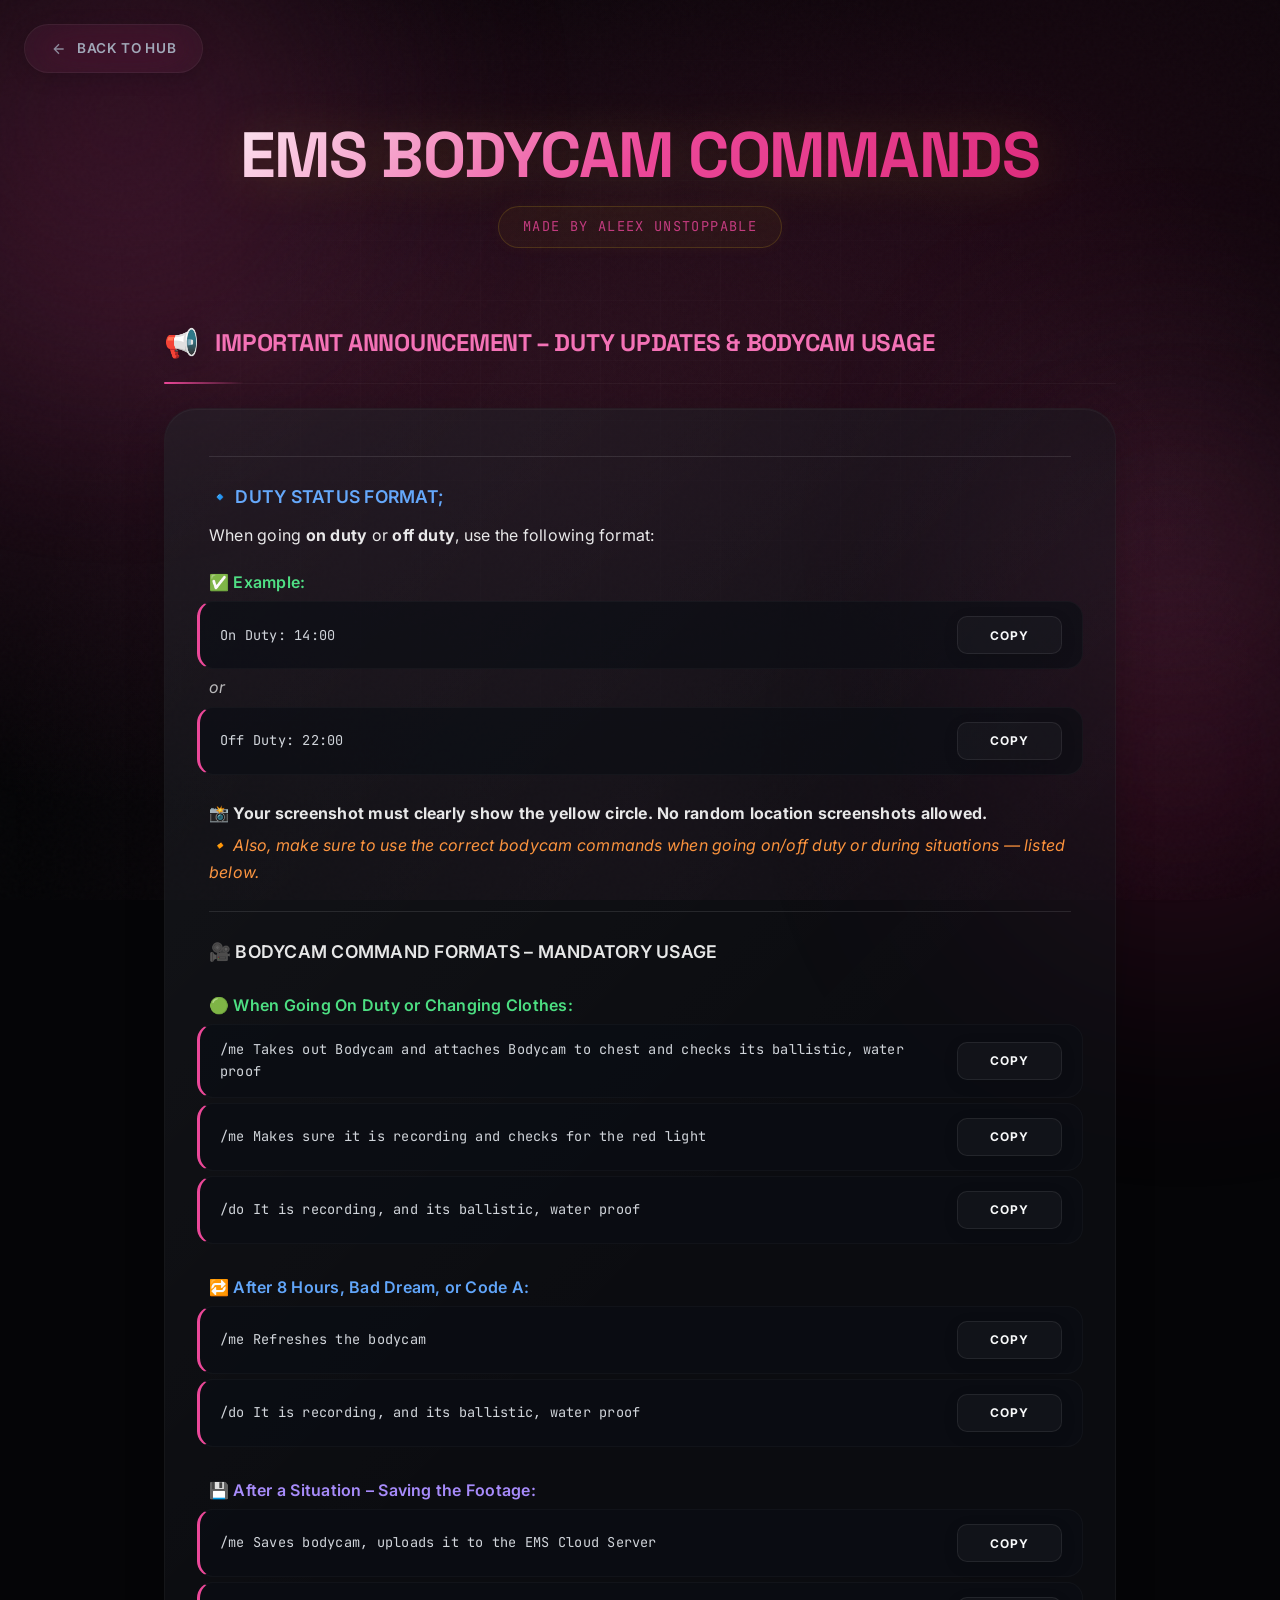
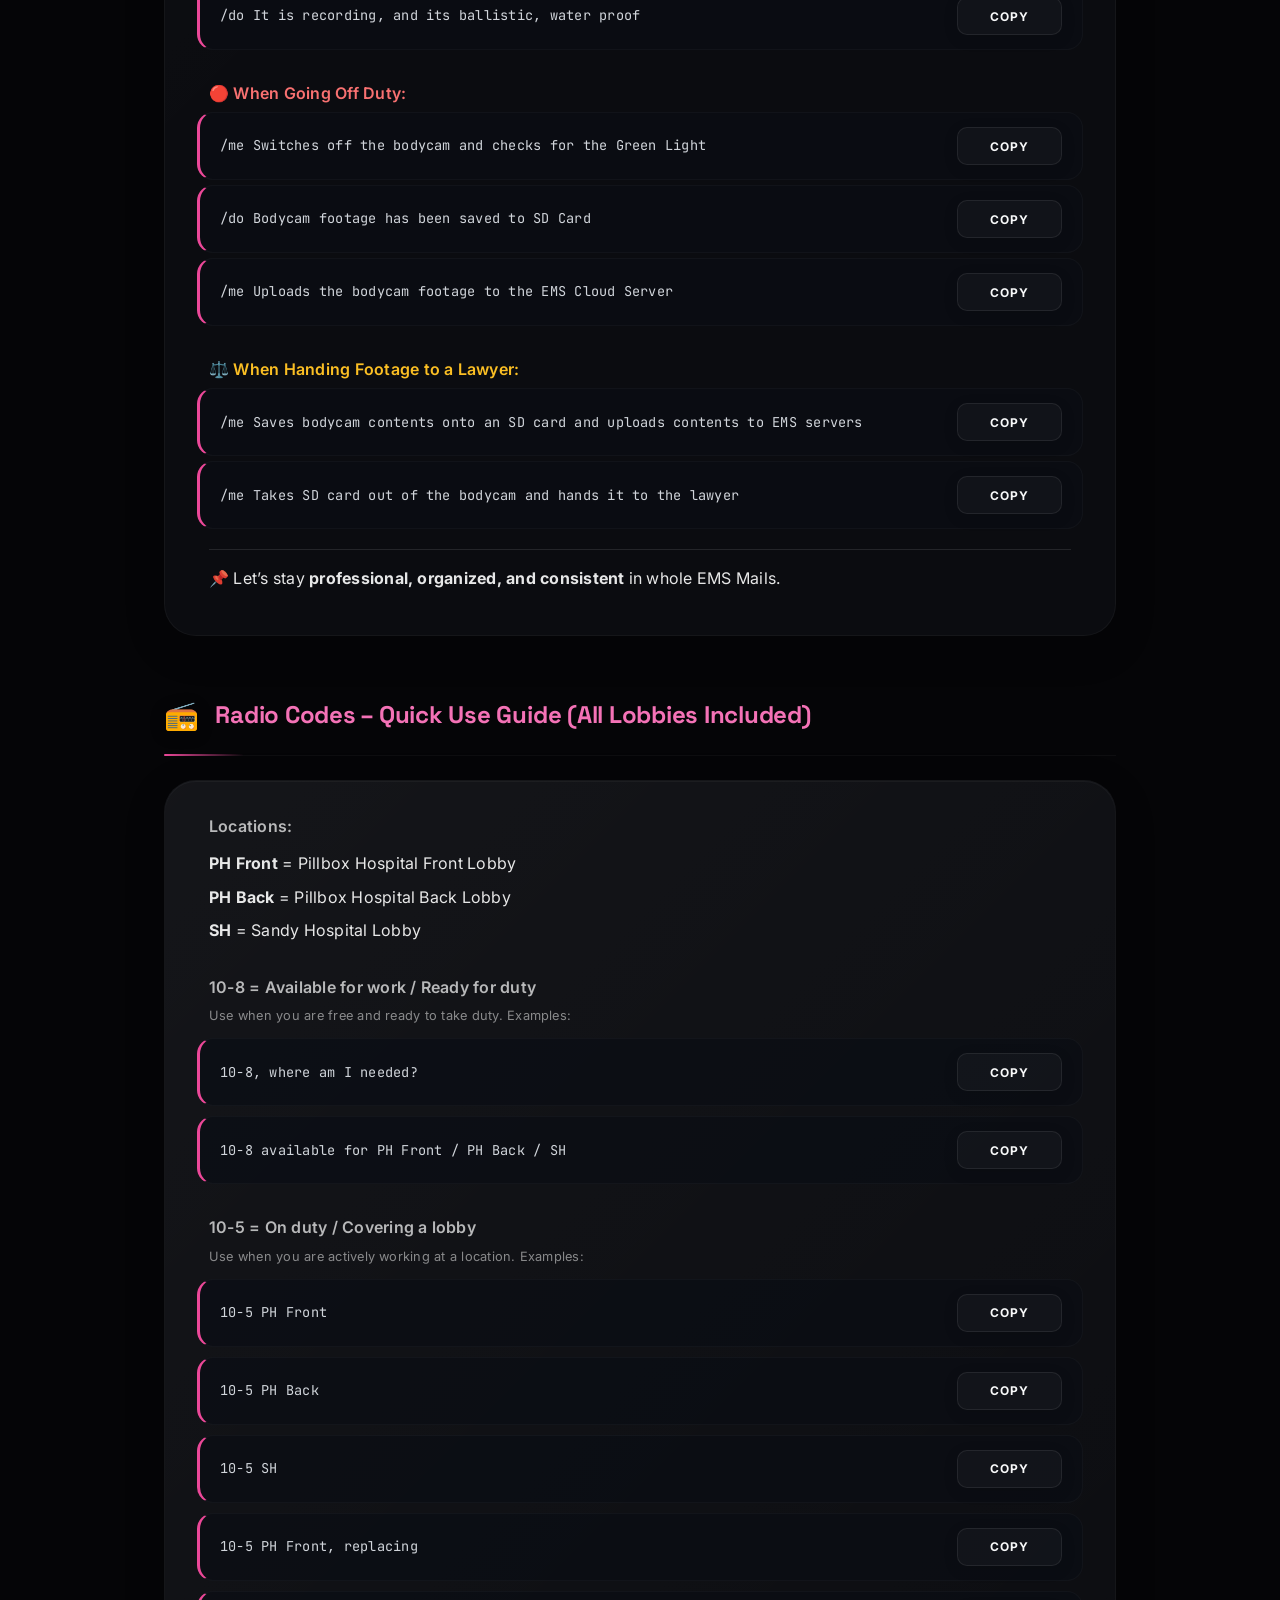
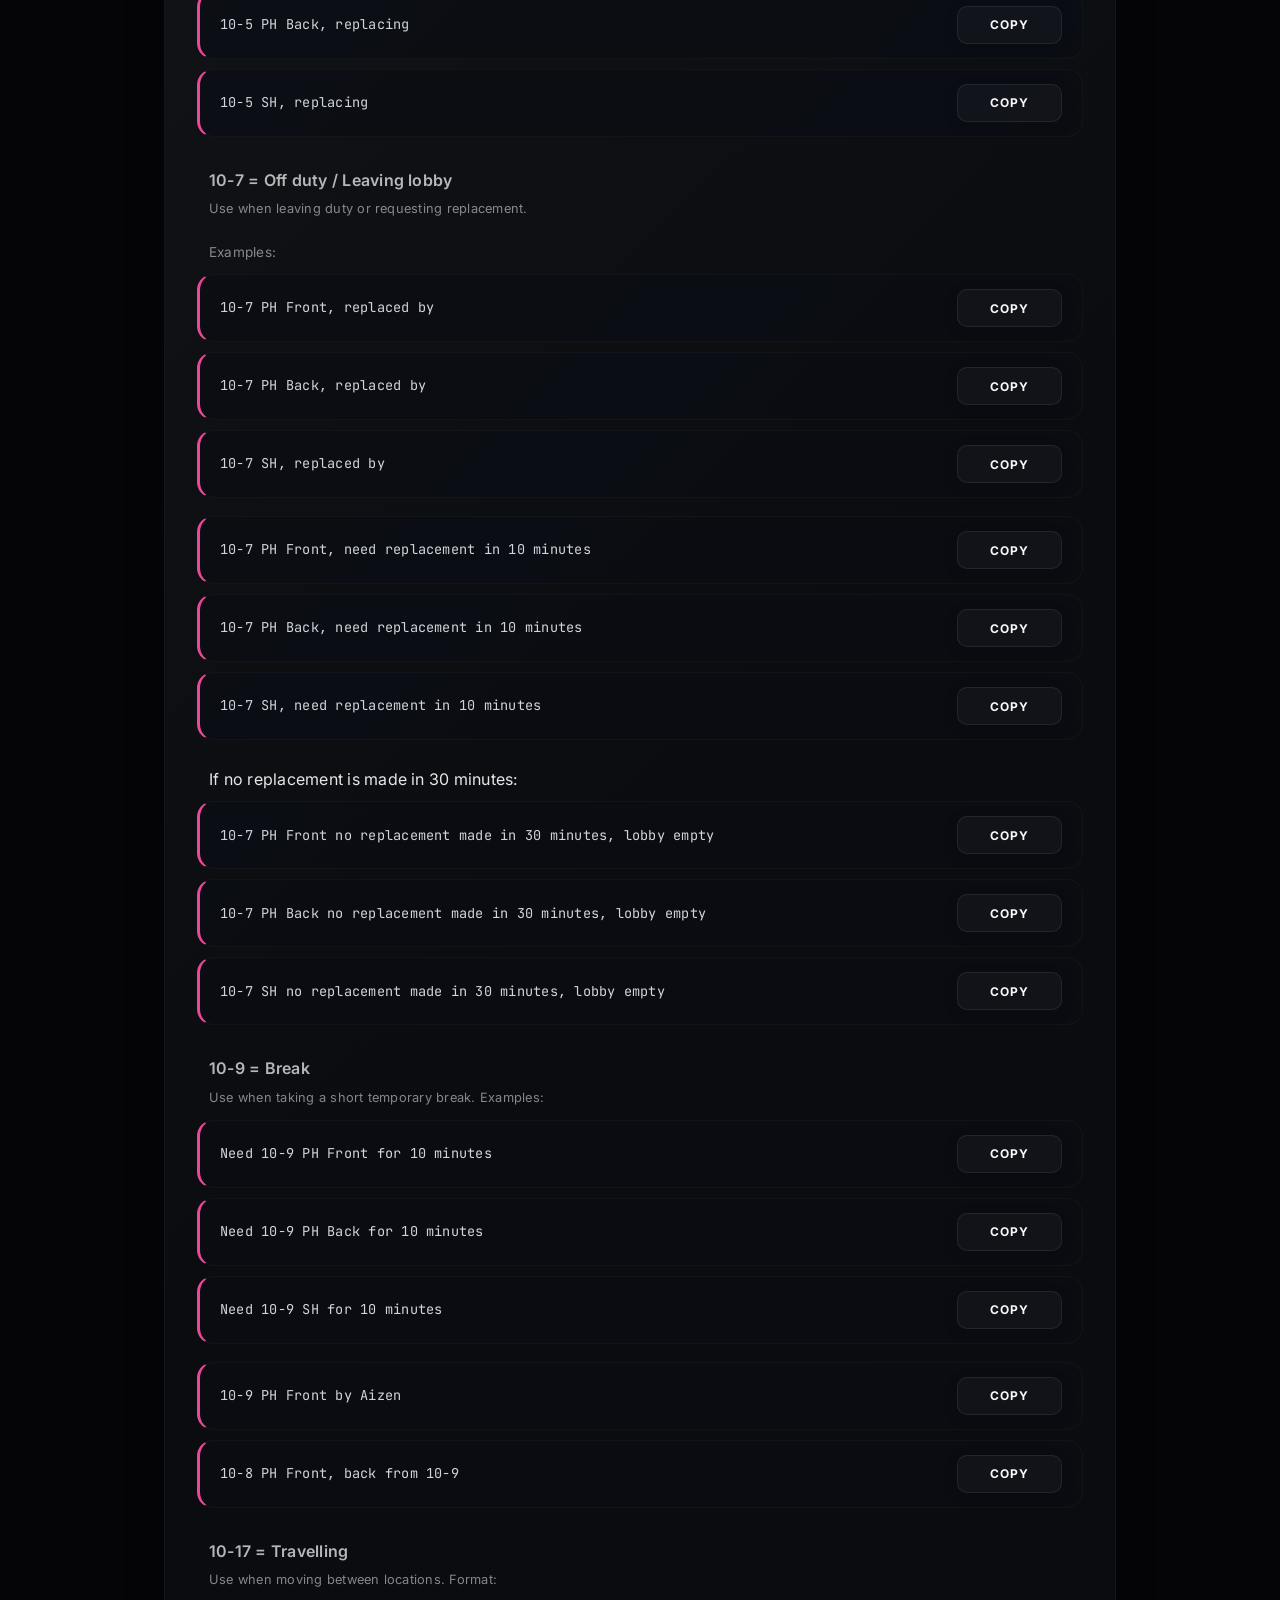
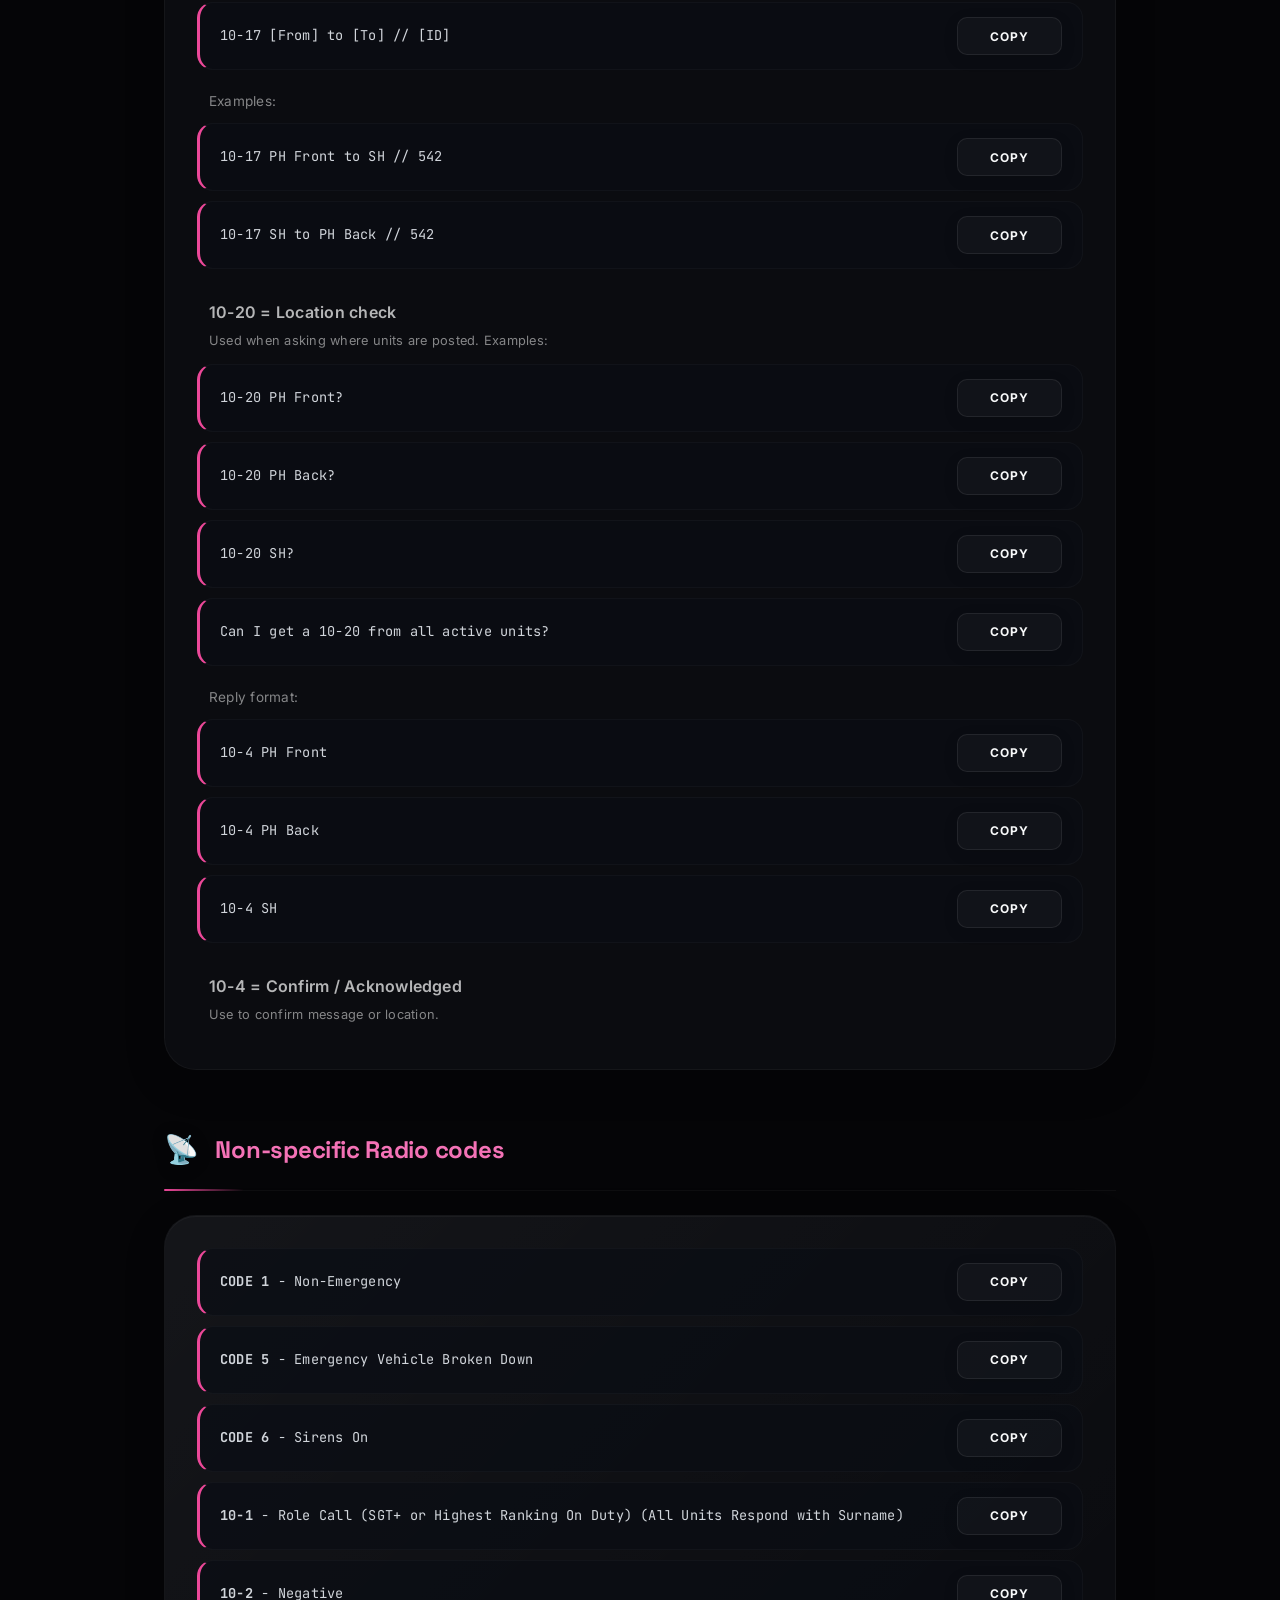
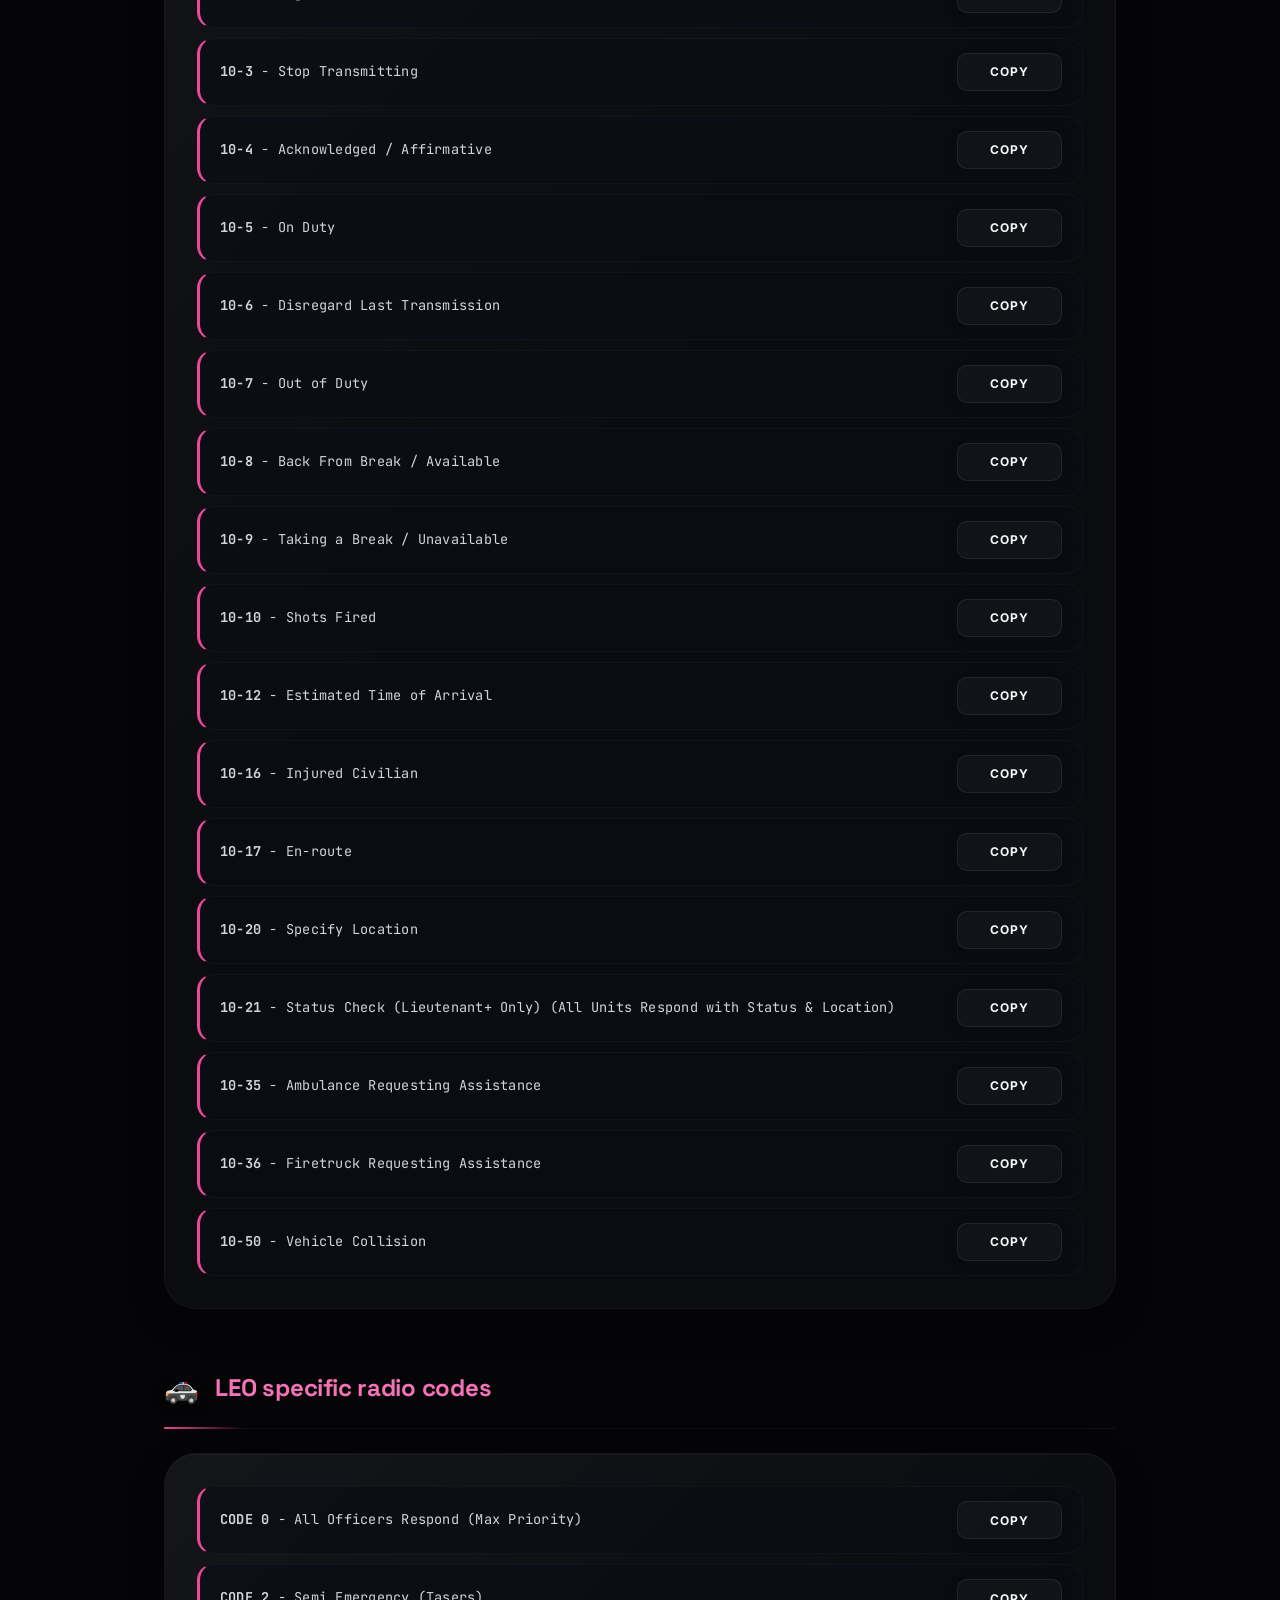
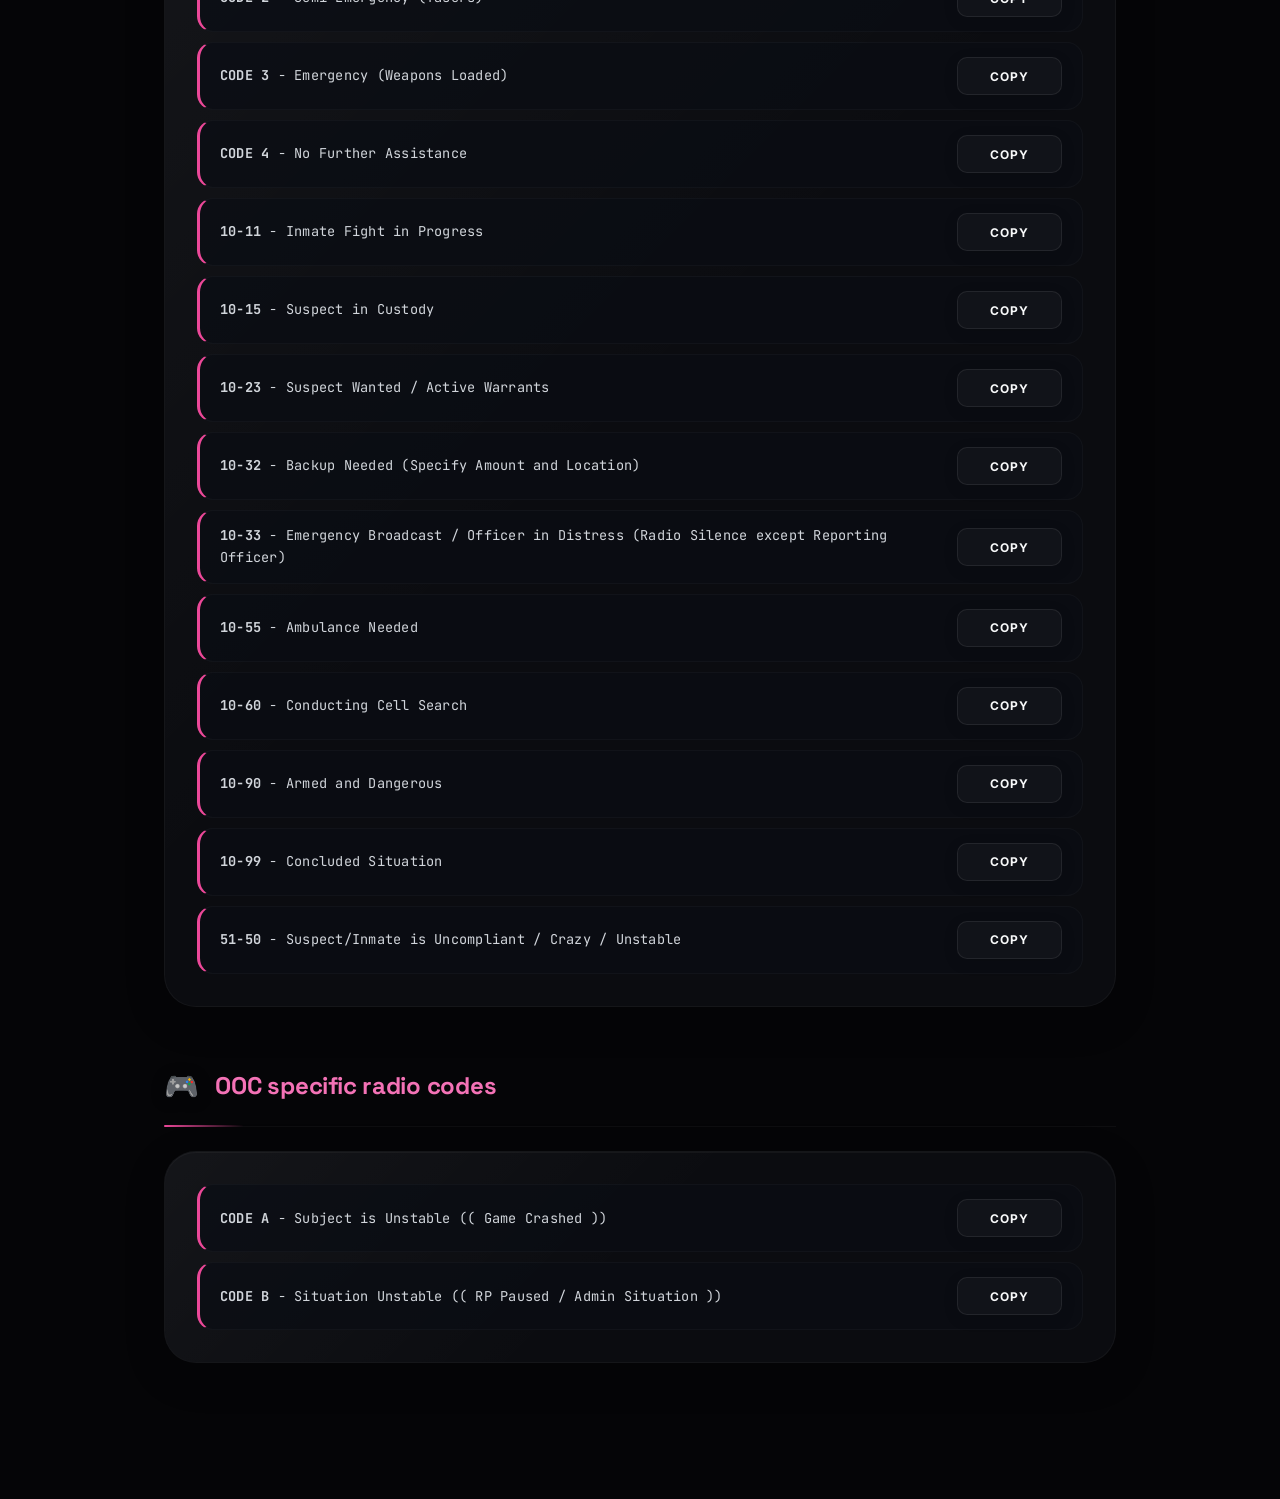
<file: radioguide.html>
<!DOCTYPE html>
<html lang="en">
<head>
  <meta charset="UTF-8">
  <meta name="viewport" content="width=device-width, initial-scale=1.0">
  <title>EMS Bodycam Commands — Los Santos Hub</title>
  <link rel="stylesheet" href="styles.css">
  <style>
    :root {
      --accent: #ec4899;
      --accent-dark: #db2777;
      --accent-light: #f472b6;
      --glow-1: rgba(236, 72, 153, 0.15);
      --glow-2: rgba(219, 39, 119, 0.1);
      --glow-3: rgba(244, 114, 182, 0.08);
    }
  </style>
</head>
<body>
  <div class="bg-mesh"></div>
  <div class="bg-grid"></div>
  <div class="bg-noise"></div>
  <div class="orb orb-1"></div>
  <div class="orb orb-2"></div>
  <div class="orb orb-3"></div>

  <a href="index.html" class="back-btn">
    <svg viewBox="0 0 24 24" fill="none" stroke="currentColor" stroke-width="2"><path d="M19 12H5M12 19l-7-7 7-7"/></svg>
    BACK TO HUB
  </a>

  <div class="page-container">
    <header class="page-header">
      <h1>EMS BODYCAM COMMANDS</h1>
      <div class="subtitle">MADE BY ALEEX UNSTOPPABLE</div>
    </header>

    <div class="section">
      <div class="section-header">
        <span class="section-icon">📢</span>
        <h2>IMPORTANT ANNOUNCEMENT – DUTY UPDATES & BODYCAM USAGE</h2>
      </div>
      <div class="card">
        
        <hr style="border: 0; border-top: 1px solid rgba(255,255,255,0.1); margin: 15px 12px;">

        <div style="padding: 10px 12px; font-weight: 600; color: #60a5fa; font-size: 1.1em;">🔹 DUTY STATUS FORMAT;</div>
        <div style="padding: 0 12px 10px; color: rgba(255,255,255,0.9);">When going <b>on duty</b> or <b>off duty</b>, use the following format:</div>

        <div style="padding: 10px 12px 5px; font-weight: 600; color: #4ade80;">✅ Example:</div>
        <div class="cmd" style="margin-bottom: 5px;"><span class="cmd-text">On Duty: 14:00</span><button class="copy-btn" onclick="copyCmd(this)">COPY</button></div>
        <div style="padding: 0 12px 5px; color: rgba(255,255,255,0.7); font-style: italic;">or</div>
        <div class="cmd"><span class="cmd-text">Off Duty: 22:00</span><button class="copy-btn" onclick="copyCmd(this)">COPY</button></div>
        
        <div style="padding: 15px 12px 5px; color: rgba(255,255,255,0.9);">📸 <b>Your screenshot must clearly show the yellow circle. No random location screenshots allowed.</b></div>
        <div style="padding: 0 12px 10px; color: #fb923c; font-style: italic;">🔸 Also, make sure to use the correct bodycam commands when going on/off duty or during situations — listed below.</div>

        <hr style="border: 0; border-top: 1px solid rgba(255,255,255,0.1); margin: 15px 12px;">

        <div style="padding: 10px 12px 15px; font-weight: 600; color: rgba(255,255,255,0.9); font-size: 1.1em;">🎥 BODYCAM COMMAND FORMATS – MANDATORY USAGE</div>

        <div style="padding: 10px 12px 5px; font-weight: 600; color: #4ade80;">🟢 When Going On Duty or Changing Clothes:</div>
        <div class="cmd" style="margin-bottom: 5px;"><span class="cmd-text">/me Takes out Bodycam and attaches Bodycam to chest and checks its ballistic, water proof</span><button class="copy-btn" onclick="copyCmd(this)">COPY</button></div>
        <div class="cmd" style="margin-bottom: 5px;"><span class="cmd-text">/me Makes sure it is recording and checks for the red light</span><button class="copy-btn" onclick="copyCmd(this)">COPY</button></div>
        <div class="cmd"><span class="cmd-text">/do It is recording, and its ballistic, water proof</span><button class="copy-btn" onclick="copyCmd(this)">COPY</button></div>

        <div style="padding: 20px 12px 5px; font-weight: 600; color: #60a5fa;">🔁 After 8 Hours, Bad Dream, or Code A:</div>
        <div class="cmd" style="margin-bottom: 5px;"><span class="cmd-text">/me Refreshes the bodycam</span><button class="copy-btn" onclick="copyCmd(this)">COPY</button></div>
        <div class="cmd"><span class="cmd-text">/do It is recording, and its ballistic, water proof</span><button class="copy-btn" onclick="copyCmd(this)">COPY</button></div>

        <div style="padding: 20px 12px 5px; font-weight: 600; color: #a78bfa;">💾 After a Situation – Saving the Footage:</div>
        <div class="cmd" style="margin-bottom: 5px;"><span class="cmd-text">/me Saves bodycam, uploads it to the EMS Cloud Server</span><button class="copy-btn" onclick="copyCmd(this)">COPY</button></div>
        <div class="cmd"><span class="cmd-text">/do It is recording, and its ballistic, water proof</span><button class="copy-btn" onclick="copyCmd(this)">COPY</button></div>

        <div style="padding: 20px 12px 5px; font-weight: 600; color: #f87171;">🔴 When Going Off Duty:</div>
        <div class="cmd" style="margin-bottom: 5px;"><span class="cmd-text">/me Switches off the bodycam and checks for the Green Light</span><button class="copy-btn" onclick="copyCmd(this)">COPY</button></div>
        <div class="cmd" style="margin-bottom: 5px;"><span class="cmd-text">/do Bodycam footage has been saved to SD Card</span><button class="copy-btn" onclick="copyCmd(this)">COPY</button></div>
        <div class="cmd"><span class="cmd-text">/me Uploads the bodycam footage to the EMS Cloud Server</span><button class="copy-btn" onclick="copyCmd(this)">COPY</button></div>

        <div style="padding: 20px 12px 5px; font-weight: 600; color: #fbbf24;">⚖️ When Handing Footage to a Lawyer:</div>
        <div class="cmd" style="margin-bottom: 5px;"><span class="cmd-text">/me Saves bodycam contents onto an SD card and uploads contents to EMS servers</span><button class="copy-btn" onclick="copyCmd(this)">COPY</button></div>
        <div class="cmd"><span class="cmd-text">/me Takes SD card out of the bodycam and hands it to the lawyer</span><button class="copy-btn" onclick="copyCmd(this)">COPY</button></div>

        <hr style="border: 0; border-top: 1px solid rgba(255,255,255,0.1); margin: 20px 12px 15px;">

        <div style="padding: 0 12px 10px; color: rgba(255,255,255,0.9);">📌 Let’s stay <b>professional, organized, and consistent</b> in whole EMS Mails.</div>
      </div>
    </div>

    <div class="section">
      <div class="section-header">
        <span class="section-icon">📻</span>
        <h2>Radio Codes – Quick Use Guide (All Lobbies Included)</h2>
      </div>
      <div class="card">
        
        <div style="padding: 0 12px 10px; font-weight: 600; color: rgba(255,255,255,0.7);">Locations:</div>
        <div style="padding: 0 12px 6px; font-weight: 400; color: rgba(255,255,255,0.9);"><b>PH Front</b> = Pillbox Hospital Front Lobby</div>
        <div style="padding: 0 12px 6px; font-weight: 400; color: rgba(255,255,255,0.9);"><b>PH Back</b> = Pillbox Hospital Back Lobby</div>
        <div style="padding: 0 12px 10px; font-weight: 400; color: rgba(255,255,255,0.9);"><b>SH</b> = Sandy Hospital Lobby</div>

        <div style="padding: 20px 12px 10px; font-weight: 600; color: rgba(255,255,255,0.7);">10-8 = Available for work / Ready for duty<br><span style="font-size: 0.8em; font-weight: 400; color: rgba(255,255,255,0.5);">Use when you are free and ready to take duty. Examples:</span></div>
        <div class="cmd"><span class="cmd-text">10-8, where am I needed?</span><button class="copy-btn" onclick="copyCmd(this)">COPY</button></div>
        <div class="cmd"><span class="cmd-text">10-8 available for PH Front / PH Back / SH</span><button class="copy-btn" onclick="copyCmd(this)">COPY</button></div>

        <div style="padding: 20px 12px 10px; font-weight: 600; color: rgba(255,255,255,0.7);">10-5 = On duty / Covering a lobby<br><span style="font-size: 0.8em; font-weight: 400; color: rgba(255,255,255,0.5);">Use when you are actively working at a location. Examples:</span></div>
        <div class="cmd"><span class="cmd-text">10-5 PH Front</span><button class="copy-btn" onclick="copyCmd(this)">COPY</button></div>
        <div class="cmd"><span class="cmd-text">10-5 PH Back</span><button class="copy-btn" onclick="copyCmd(this)">COPY</button></div>
        <div class="cmd"><span class="cmd-text">10-5 SH</span><button class="copy-btn" onclick="copyCmd(this)">COPY</button></div>
        <div class="cmd"><span class="cmd-text">10-5 PH Front, replacing </span><button class="copy-btn" onclick="copyCmd(this)">COPY</button></div>
        <div class="cmd"><span class="cmd-text">10-5 PH Back, replacing </span><button class="copy-btn" onclick="copyCmd(this)">COPY</button></div>
        <div class="cmd"><span class="cmd-text">10-5 SH, replacing </span><button class="copy-btn" onclick="copyCmd(this)">COPY</button></div>

        <div style="padding: 20px 12px 10px; font-weight: 600; color: rgba(255,255,255,0.7);">10-7 = Off duty / Leaving lobby<br><span style="font-size: 0.8em; font-weight: 400; color: rgba(255,255,255,0.5);">Use when leaving duty or requesting replacement.</span></div>
        <div style="padding: 10px 12px 10px; font-weight: 400; color: rgba(255,255,255,0.5); font-size: 0.85em;">Examples:</div>
        <div class="cmd"><span class="cmd-text">10-7 PH Front, replaced by </span><button class="copy-btn" onclick="copyCmd(this)">COPY</button></div>
        <div class="cmd"><span class="cmd-text">10-7 PH Back, replaced by </span><button class="copy-btn" onclick="copyCmd(this)">COPY</button></div>
        <div class="cmd"><span class="cmd-text">10-7 SH, replaced by </span><button class="copy-btn" onclick="copyCmd(this)">COPY</button></div>
        <div style="height: 8px;"></div>
        <div class="cmd"><span class="cmd-text">10-7 PH Front, need replacement in 10 minutes</span><button class="copy-btn" onclick="copyCmd(this)">COPY</button></div>
        <div class="cmd"><span class="cmd-text">10-7 PH Back, need replacement in 10 minutes</span><button class="copy-btn" onclick="copyCmd(this)">COPY</button></div>
        <div class="cmd"><span class="cmd-text">10-7 SH, need replacement in 10 minutes</span><button class="copy-btn" onclick="copyCmd(this)">COPY</button></div>
        
        <div style="padding: 16px 12px 8px; font-weight: 400; color: rgba(255,255,255,0.9);">If no replacement is made in 30 minutes:</div>
        <div class="cmd"><span class="cmd-text">10-7 PH Front no replacement made in 30 minutes, lobby empty</span><button class="copy-btn" onclick="copyCmd(this)">COPY</button></div>
        <div class="cmd"><span class="cmd-text">10-7 PH Back no replacement made in 30 minutes, lobby empty</span><button class="copy-btn" onclick="copyCmd(this)">COPY</button></div>
        <div class="cmd"><span class="cmd-text">10-7 SH no replacement made in 30 minutes, lobby empty</span><button class="copy-btn" onclick="copyCmd(this)">COPY</button></div>

        <div style="padding: 20px 12px 10px; font-weight: 600; color: rgba(255,255,255,0.7);">10-9 = Break<br><span style="font-size: 0.8em; font-weight: 400; color: rgba(255,255,255,0.5);">Use when taking a short temporary break. Examples:</span></div>
        <div class="cmd"><span class="cmd-text">Need 10-9 PH Front for 10 minutes</span><button class="copy-btn" onclick="copyCmd(this)">COPY</button></div>
        <div class="cmd"><span class="cmd-text">Need 10-9 PH Back for 10 minutes</span><button class="copy-btn" onclick="copyCmd(this)">COPY</button></div>
        <div class="cmd"><span class="cmd-text">Need 10-9 SH for 10 minutes</span><button class="copy-btn" onclick="copyCmd(this)">COPY</button></div>
        <div style="height: 8px;"></div>
        <div class="cmd"><span class="cmd-text">10-9 PH Front by Aizen</span><button class="copy-btn" onclick="copyCmd(this)">COPY</button></div>
        <div class="cmd"><span class="cmd-text">10-8 PH Front, back from 10-9</span><button class="copy-btn" onclick="copyCmd(this)">COPY</button></div>

        <div style="padding: 20px 12px 10px; font-weight: 600; color: rgba(255,255,255,0.7);">10-17 = Travelling<br><span style="font-size: 0.8em; font-weight: 400; color: rgba(255,255,255,0.5);">Use when moving between locations. Format:</span></div>
        <div class="cmd"><span class="cmd-text">10-17 [From] to [To] // [ID]</span><button class="copy-btn" onclick="copyCmd(this)">COPY</button></div>
        <div style="padding: 10px 12px 10px; font-weight: 400; color: rgba(255,255,255,0.5); font-size: 0.85em;">Examples:</div>
        <div class="cmd"><span class="cmd-text">10-17 PH Front to SH // 542</span><button class="copy-btn" onclick="copyCmd(this)">COPY</button></div>
        <div class="cmd"><span class="cmd-text">10-17 SH to PH Back // 542</span><button class="copy-btn" onclick="copyCmd(this)">COPY</button></div>

        <div style="padding: 20px 12px 10px; font-weight: 600; color: rgba(255,255,255,0.7);">10-20 = Location check<br><span style="font-size: 0.8em; font-weight: 400; color: rgba(255,255,255,0.5);">Used when asking where units are posted. Examples:</span></div>
        <div class="cmd"><span class="cmd-text">10-20 PH Front?</span><button class="copy-btn" onclick="copyCmd(this)">COPY</button></div>
        <div class="cmd"><span class="cmd-text">10-20 PH Back?</span><button class="copy-btn" onclick="copyCmd(this)">COPY</button></div>
        <div class="cmd"><span class="cmd-text">10-20 SH?</span><button class="copy-btn" onclick="copyCmd(this)">COPY</button></div>
        <div class="cmd"><span class="cmd-text">Can I get a 10-20 from all active units?</span><button class="copy-btn" onclick="copyCmd(this)">COPY</button></div>
        <div style="padding: 10px 12px 10px; font-weight: 400; color: rgba(255,255,255,0.5); font-size: 0.85em;">Reply format:</div>
        <div class="cmd"><span class="cmd-text">10-4 PH Front</span><button class="copy-btn" onclick="copyCmd(this)">COPY</button></div>
        <div class="cmd"><span class="cmd-text">10-4 PH Back</span><button class="copy-btn" onclick="copyCmd(this)">COPY</button></div>
        <div class="cmd"><span class="cmd-text">10-4 SH</span><button class="copy-btn" onclick="copyCmd(this)">COPY</button></div>

        <div style="padding: 20px 12px 10px; font-weight: 600; color: rgba(255,255,255,0.7);">10-4 = Confirm / Acknowledged<br><span style="font-size: 0.8em; font-weight: 400; color: rgba(255,255,255,0.5);">Use to confirm message or location.</span></div>
      </div>
    </div>

    <div class="section">
      <div class="section-header">
        <span class="section-icon">📡</span>
        <h2>Non-specific Radio codes</h2>
      </div>
      <div class="card">
        <div class="cmd"><span class="cmd-text"><b>CODE 1</b> - Non-Emergency</span><button class="copy-btn" onclick="copyCmd(this)">COPY</button></div>
        <div class="cmd"><span class="cmd-text"><b>CODE 5</b> - Emergency Vehicle Broken Down</span><button class="copy-btn" onclick="copyCmd(this)">COPY</button></div>
        <div class="cmd"><span class="cmd-text"><b>CODE 6</b> - Sirens On</span><button class="copy-btn" onclick="copyCmd(this)">COPY</button></div>
        <div class="cmd"><span class="cmd-text"><b>10-1</b> - Role Call (SGT+ or Highest Ranking On Duty) (All Units Respond with Surname)</span><button class="copy-btn" onclick="copyCmd(this)">COPY</button></div>
        <div class="cmd"><span class="cmd-text"><b>10-2</b> - Negative</span><button class="copy-btn" onclick="copyCmd(this)">COPY</button></div>
        <div class="cmd"><span class="cmd-text"><b>10-3</b> - Stop Transmitting</span><button class="copy-btn" onclick="copyCmd(this)">COPY</button></div>
        <div class="cmd"><span class="cmd-text"><b>10-4</b> - Acknowledged / Affirmative</span><button class="copy-btn" onclick="copyCmd(this)">COPY</button></div>
        <div class="cmd"><span class="cmd-text"><b>10-5</b> - On Duty</span><button class="copy-btn" onclick="copyCmd(this)">COPY</button></div>
        <div class="cmd"><span class="cmd-text"><b>10-6</b> - Disregard Last Transmission</span><button class="copy-btn" onclick="copyCmd(this)">COPY</button></div>
        <div class="cmd"><span class="cmd-text"><b>10-7</b> - Out of Duty</span><button class="copy-btn" onclick="copyCmd(this)">COPY</button></div>
        <div class="cmd"><span class="cmd-text"><b>10-8</b> - Back From Break / Available</span><button class="copy-btn" onclick="copyCmd(this)">COPY</button></div>
        <div class="cmd"><span class="cmd-text"><b>10-9</b> - Taking a Break / Unavailable</span><button class="copy-btn" onclick="copyCmd(this)">COPY</button></div>
        <div class="cmd"><span class="cmd-text"><b>10-10</b> - Shots Fired</span><button class="copy-btn" onclick="copyCmd(this)">COPY</button></div>
        <div class="cmd"><span class="cmd-text"><b>10-12</b> - Estimated Time of Arrival</span><button class="copy-btn" onclick="copyCmd(this)">COPY</button></div>
        <div class="cmd"><span class="cmd-text"><b>10-16</b> - Injured Civilian</span><button class="copy-btn" onclick="copyCmd(this)">COPY</button></div>
        <div class="cmd"><span class="cmd-text"><b>10-17</b> - En-route</span><button class="copy-btn" onclick="copyCmd(this)">COPY</button></div>
        <div class="cmd"><span class="cmd-text"><b>10-20</b> - Specify Location</span><button class="copy-btn" onclick="copyCmd(this)">COPY</button></div>
        <div class="cmd"><span class="cmd-text"><b>10-21</b> - Status Check (Lieutenant+ Only) (All Units Respond with Status & Location)</span><button class="copy-btn" onclick="copyCmd(this)">COPY</button></div>
        <div class="cmd"><span class="cmd-text"><b>10-35</b> - Ambulance Requesting Assistance</span><button class="copy-btn" onclick="copyCmd(this)">COPY</button></div>
        <div class="cmd"><span class="cmd-text"><b>10-36</b> - Firetruck Requesting Assistance</span><button class="copy-btn" onclick="copyCmd(this)">COPY</button></div>
        <div class="cmd"><span class="cmd-text"><b>10-50</b> - Vehicle Collision</span><button class="copy-btn" onclick="copyCmd(this)">COPY</button></div>
      </div>
    </div>

    <div class="section">
      <div class="section-header">
        <span class="section-icon">🚓</span>
        <h2>LEO specific radio codes</h2>
      </div>
      <div class="card">
        <div class="cmd"><span class="cmd-text"><b>CODE 0</b> - All Officers Respond (Max Priority)</span><button class="copy-btn" onclick="copyCmd(this)">COPY</button></div>
        <div class="cmd"><span class="cmd-text"><b>CODE 2</b> - Semi Emergency (Tasers)</span><button class="copy-btn" onclick="copyCmd(this)">COPY</button></div>
        <div class="cmd"><span class="cmd-text"><b>CODE 3</b> - Emergency (Weapons Loaded)</span><button class="copy-btn" onclick="copyCmd(this)">COPY</button></div>
        <div class="cmd"><span class="cmd-text"><b>CODE 4</b> - No Further Assistance</span><button class="copy-btn" onclick="copyCmd(this)">COPY</button></div>
        <div class="cmd"><span class="cmd-text"><b>10-11</b> - Inmate Fight in Progress</span><button class="copy-btn" onclick="copyCmd(this)">COPY</button></div>
        <div class="cmd"><span class="cmd-text"><b>10-15</b> - Suspect in Custody</span><button class="copy-btn" onclick="copyCmd(this)">COPY</button></div>
        <div class="cmd"><span class="cmd-text"><b>10-23</b> - Suspect Wanted / Active Warrants</span><button class="copy-btn" onclick="copyCmd(this)">COPY</button></div>
        <div class="cmd"><span class="cmd-text"><b>10-32</b> - Backup Needed (Specify Amount and Location)</span><button class="copy-btn" onclick="copyCmd(this)">COPY</button></div>
        <div class="cmd"><span class="cmd-text"><b>10-33</b> - Emergency Broadcast / Officer in Distress (Radio Silence except Reporting Officer)</span><button class="copy-btn" onclick="copyCmd(this)">COPY</button></div>
        <div class="cmd"><span class="cmd-text"><b>10-55</b> - Ambulance Needed</span><button class="copy-btn" onclick="copyCmd(this)">COPY</button></div>
        <div class="cmd"><span class="cmd-text"><b>10-60</b> - Conducting Cell Search</span><button class="copy-btn" onclick="copyCmd(this)">COPY</button></div>
        <div class="cmd"><span class="cmd-text"><b>10-90</b> - Armed and Dangerous</span><button class="copy-btn" onclick="copyCmd(this)">COPY</button></div>
        <div class="cmd"><span class="cmd-text"><b>10-99</b> - Concluded Situation</span><button class="copy-btn" onclick="copyCmd(this)">COPY</button></div>
        <div class="cmd"><span class="cmd-text"><b>51-50</b> - Suspect/Inmate is Uncompliant / Crazy / Unstable</span><button class="copy-btn" onclick="copyCmd(this)">COPY</button></div>
      </div>
    </div>

    <div class="section">
      <div class="section-header">
        <span class="section-icon">🎮</span>
        <h2>OOC specific radio codes</h2>
      </div>
      <div class="card">
        <div class="cmd"><span class="cmd-text"><b>CODE A</b> - Subject is Unstable (( Game Crashed ))</span><button class="copy-btn" onclick="copyCmd(this)">COPY</button></div>
        <div class="cmd"><span class="cmd-text"><b>CODE B</b> - Situation Unstable (( RP Paused / Admin Situation ))</span><button class="copy-btn" onclick="copyCmd(this)">COPY</button></div>
      </div>
    </div>

  </div>

  <script src="script.js"></script>
</body>
</html>
</file>
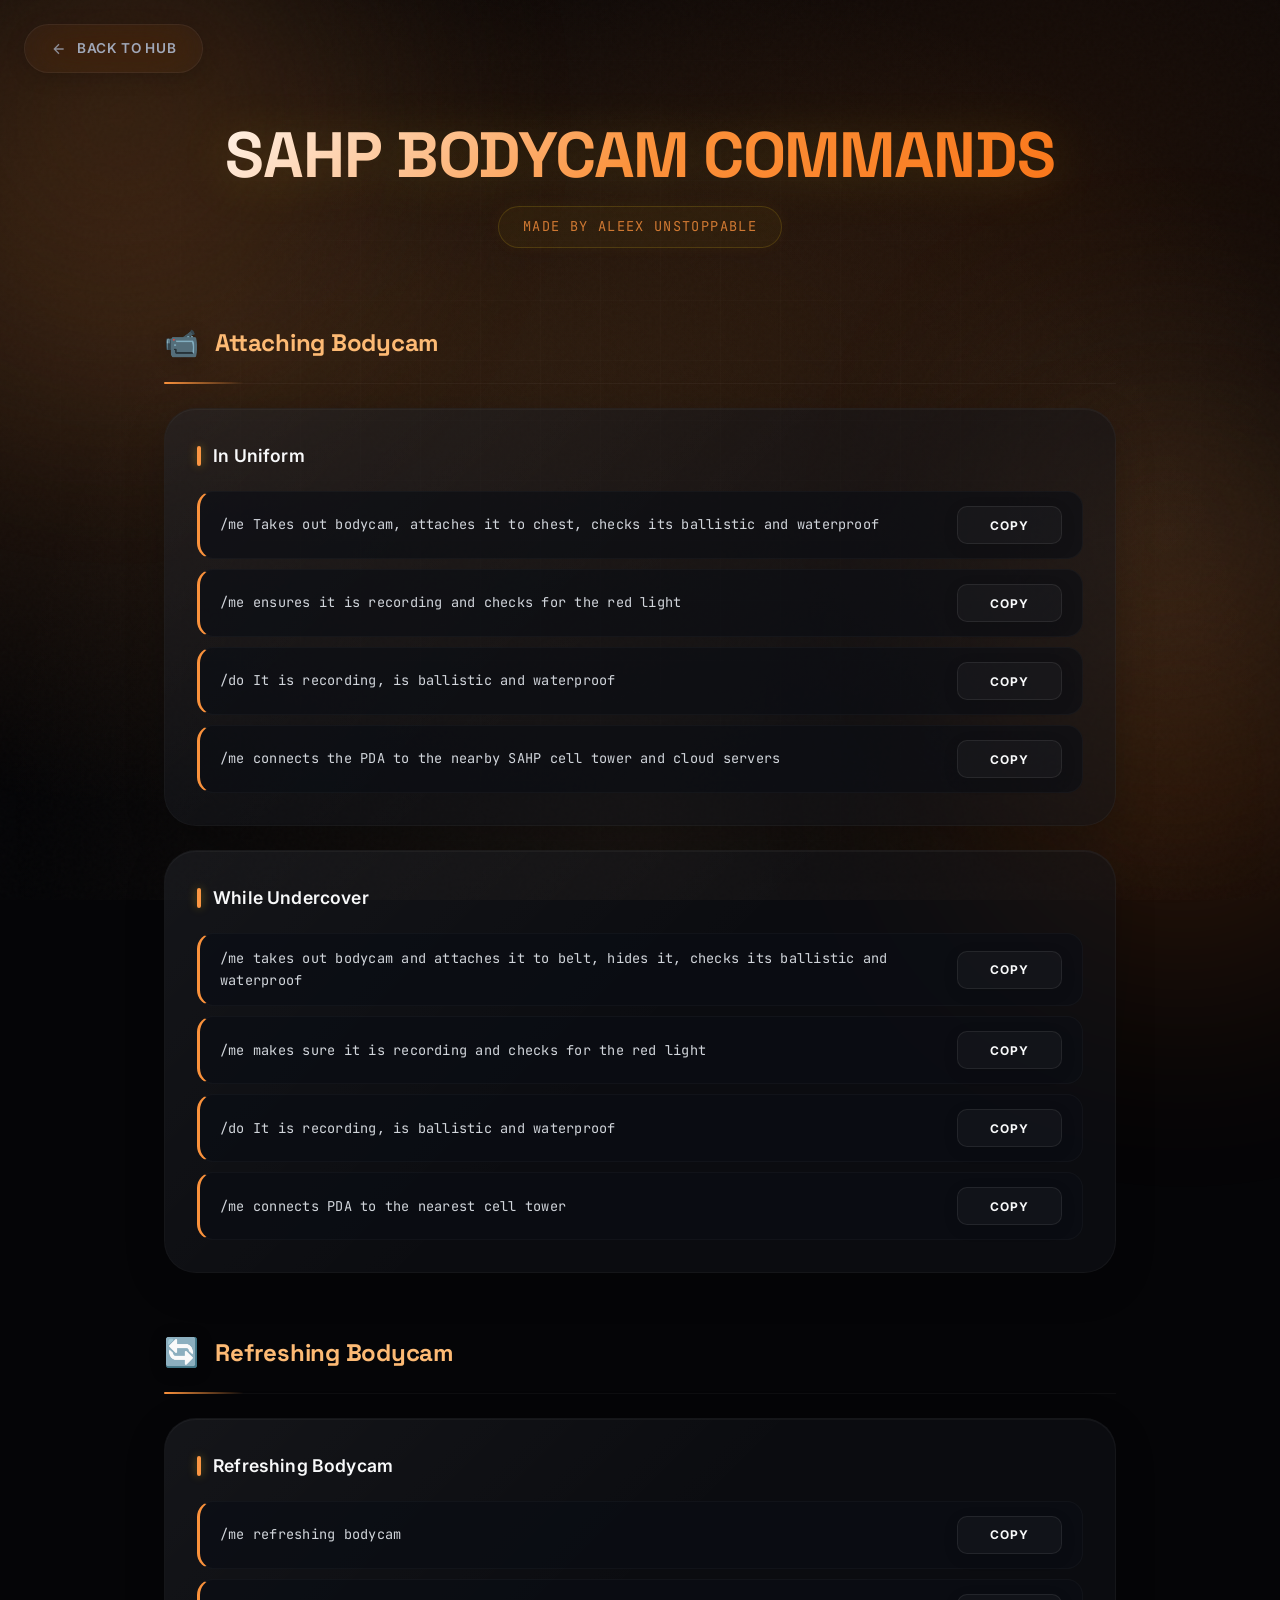
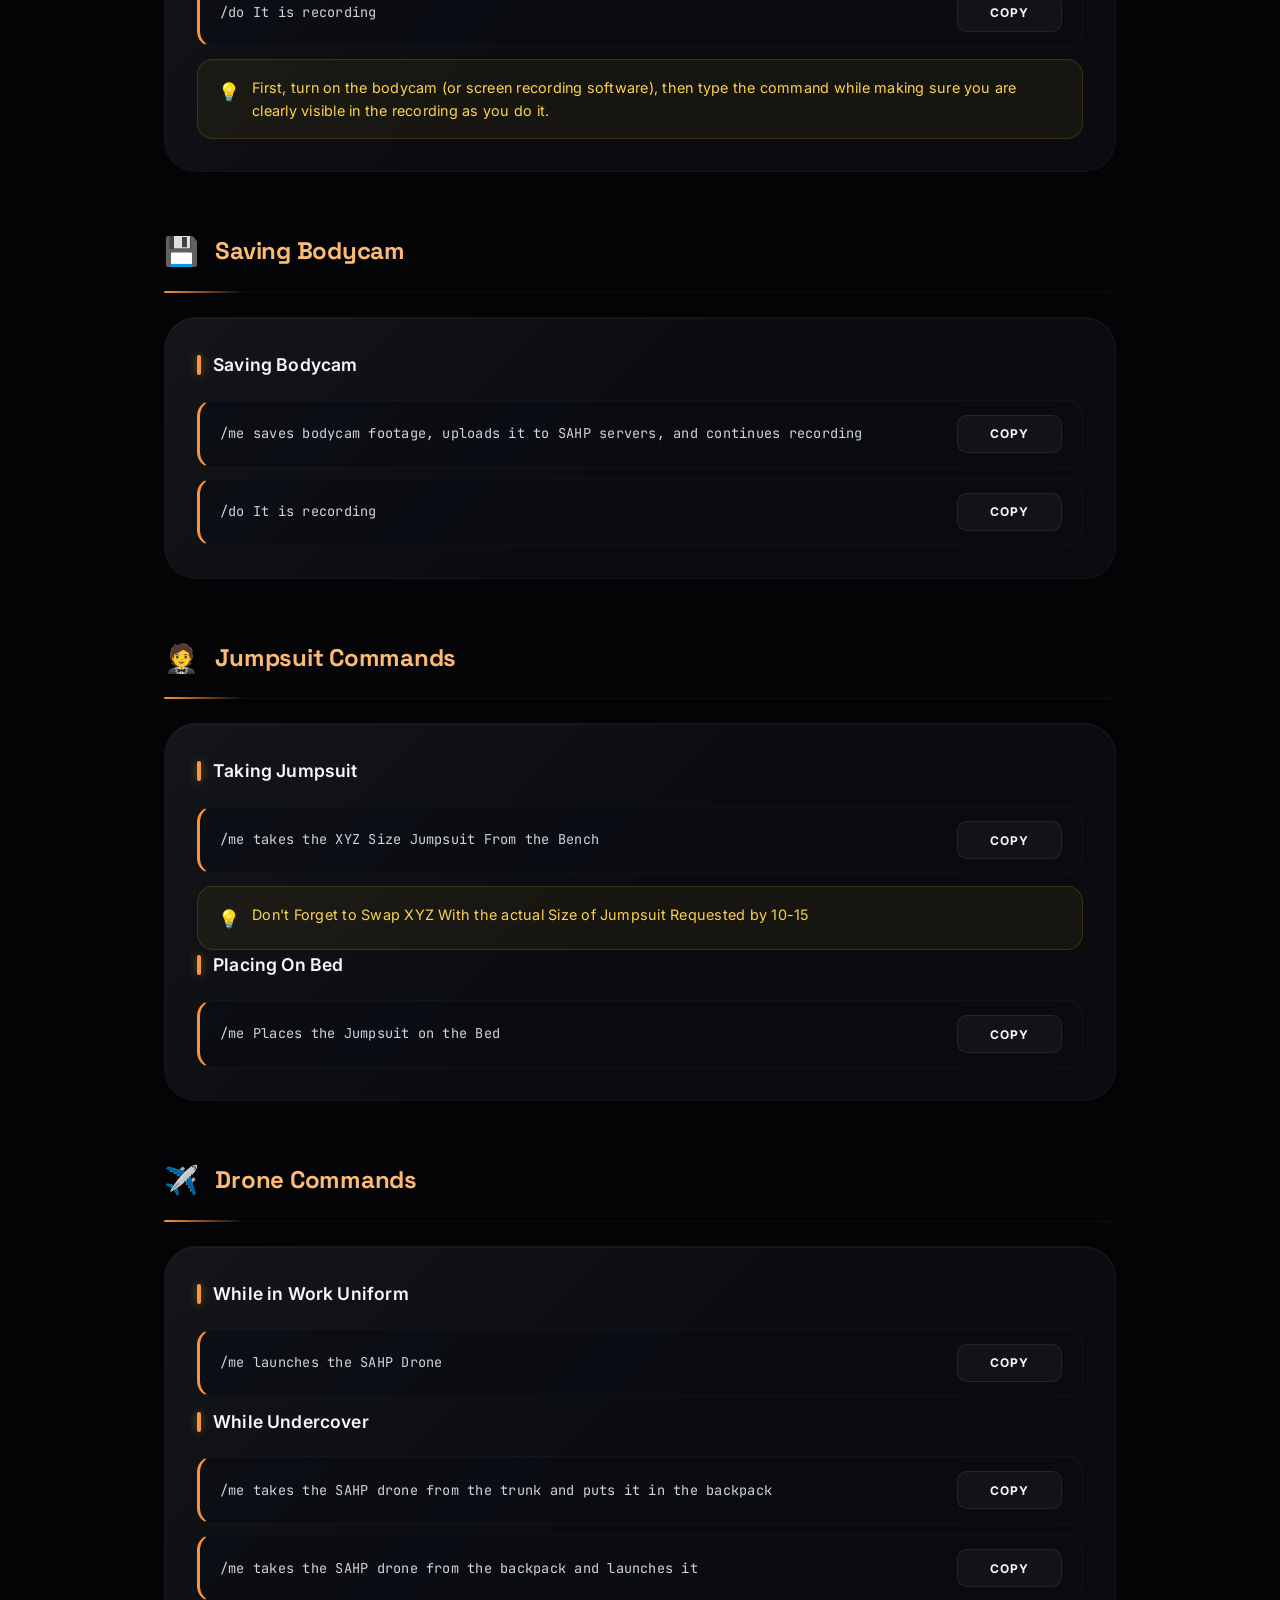
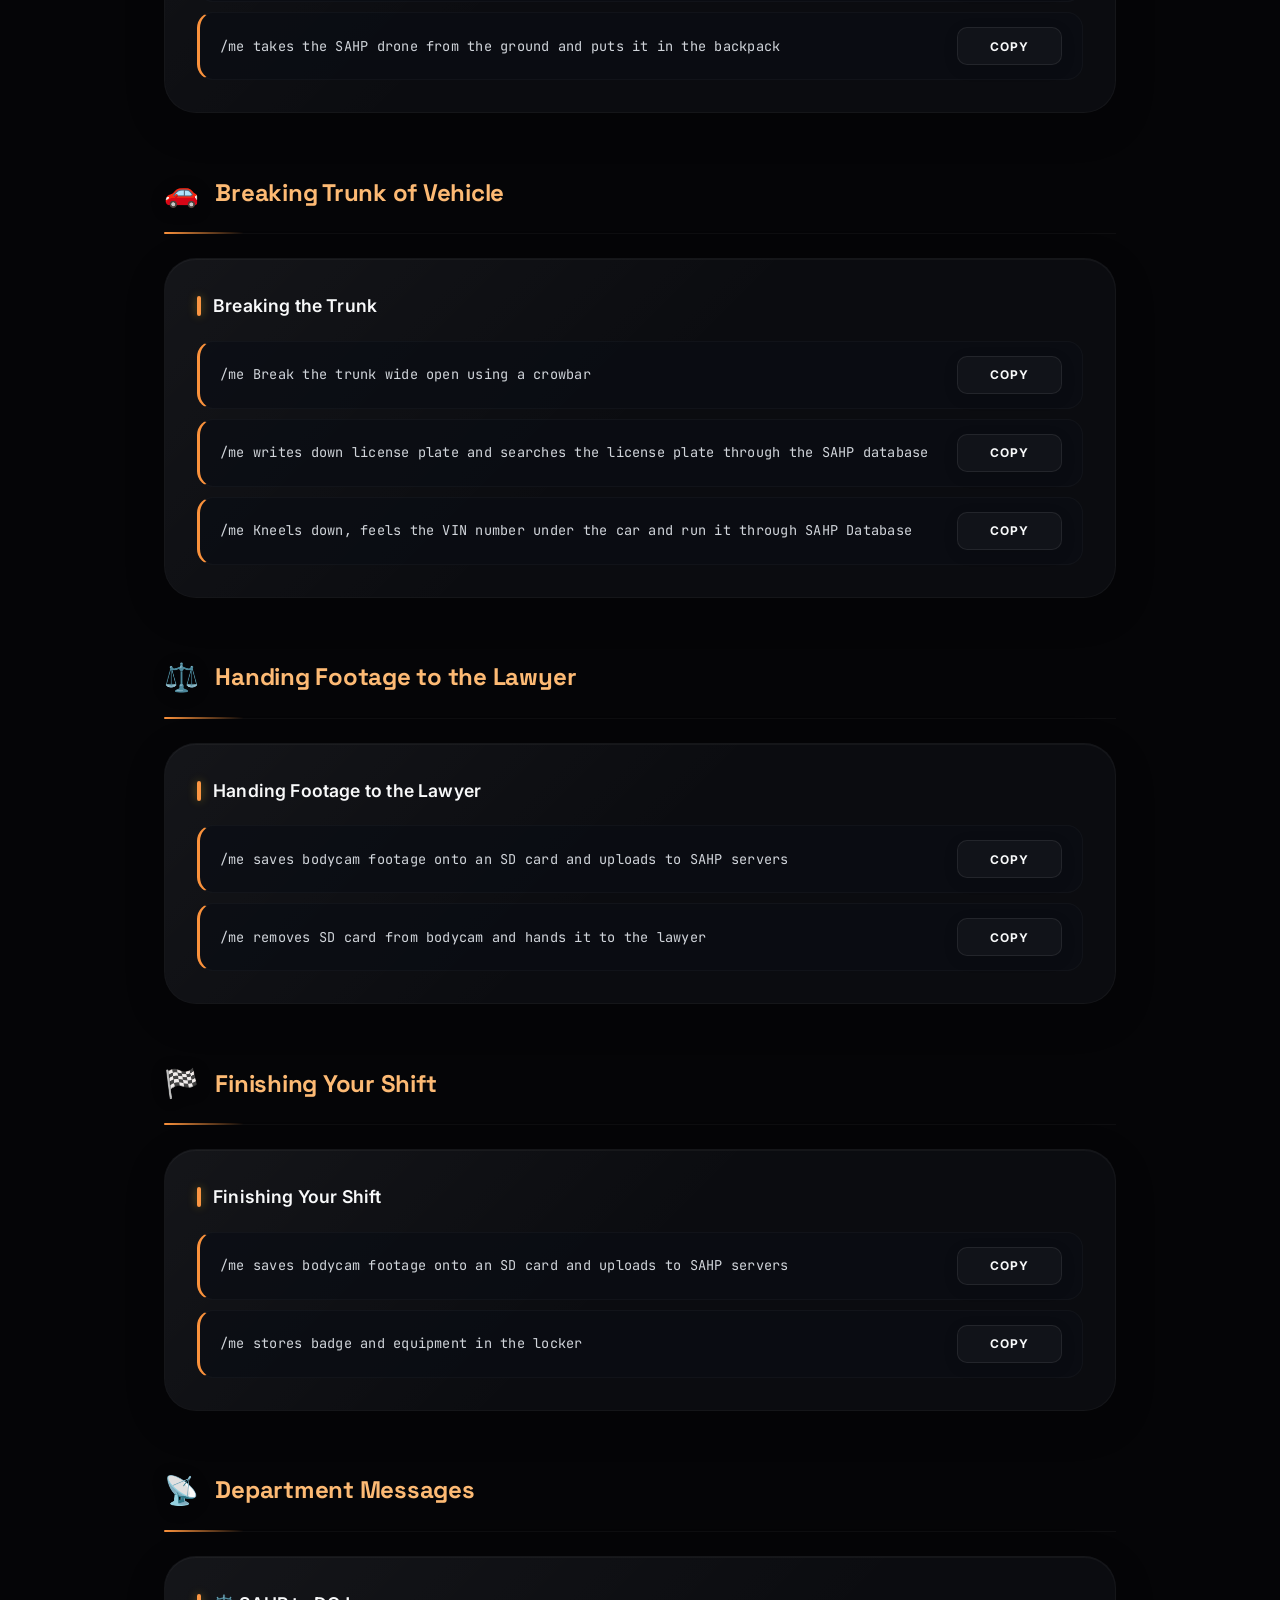
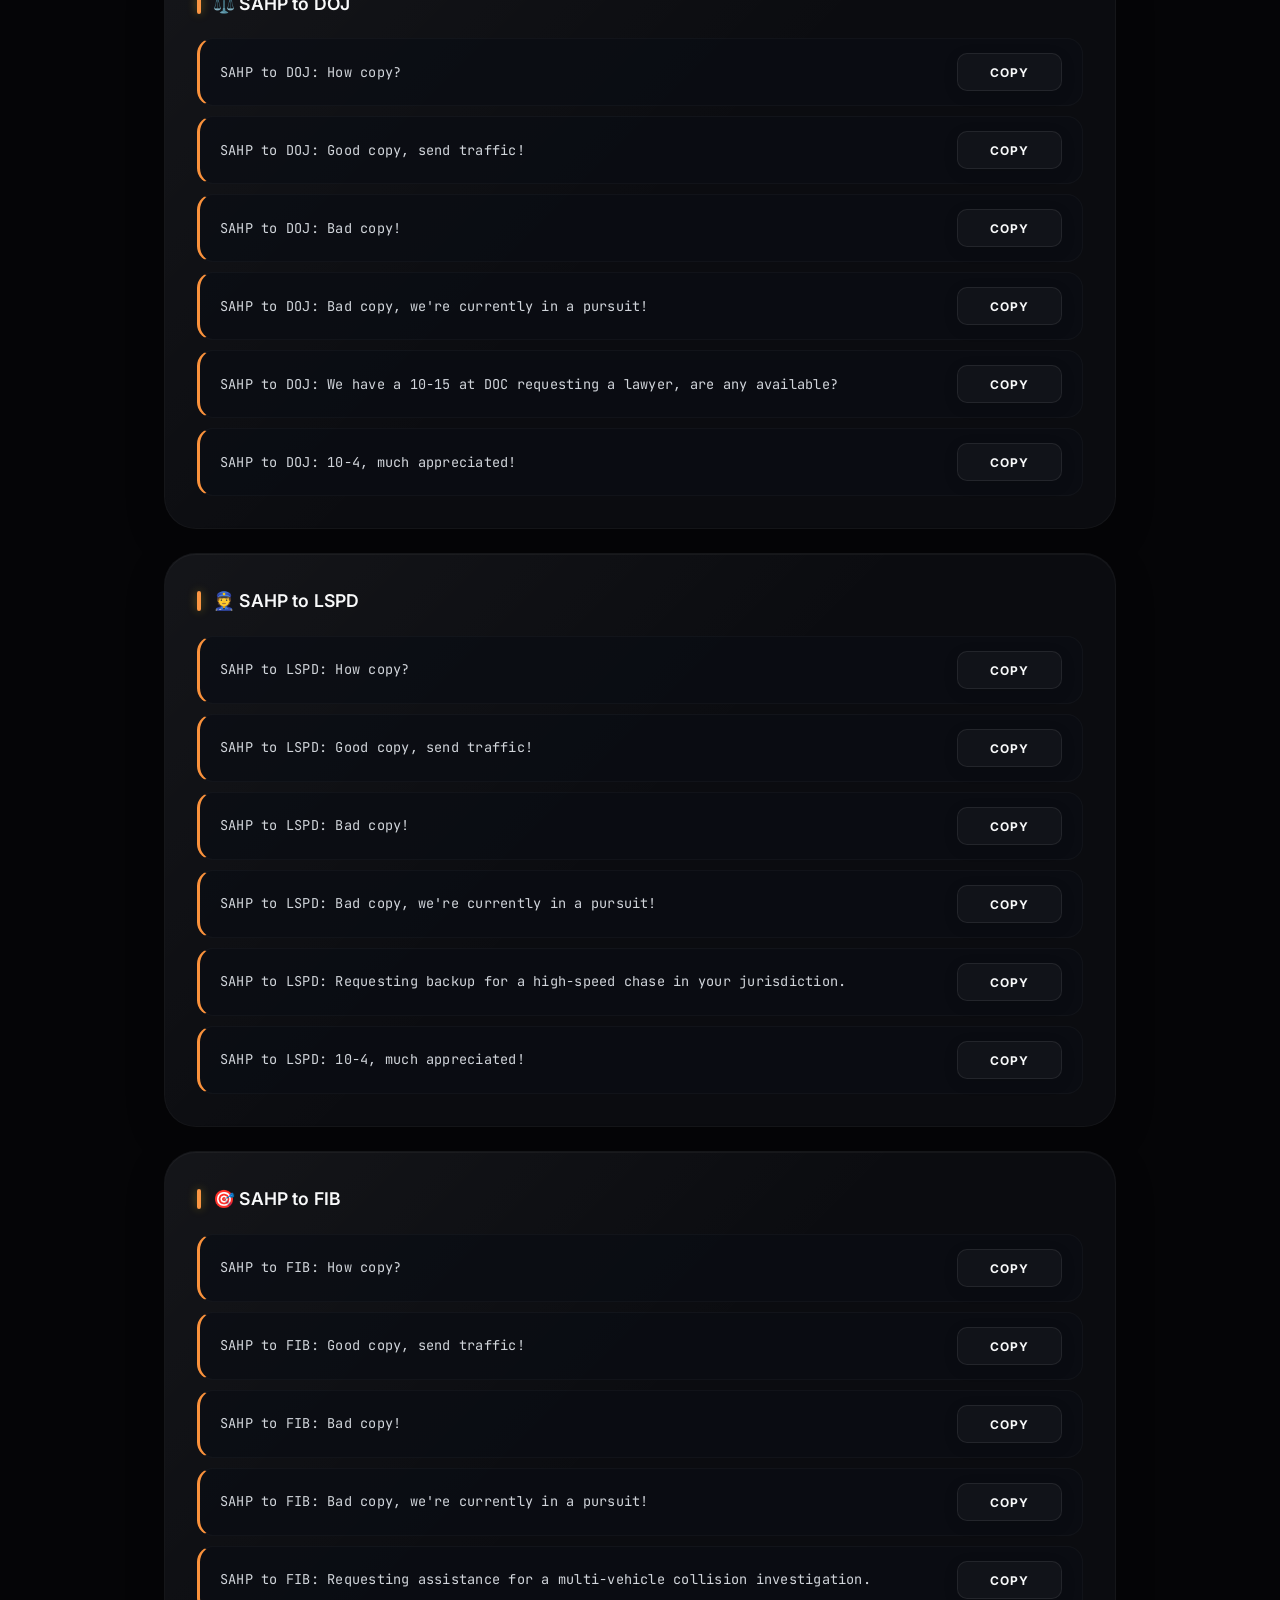
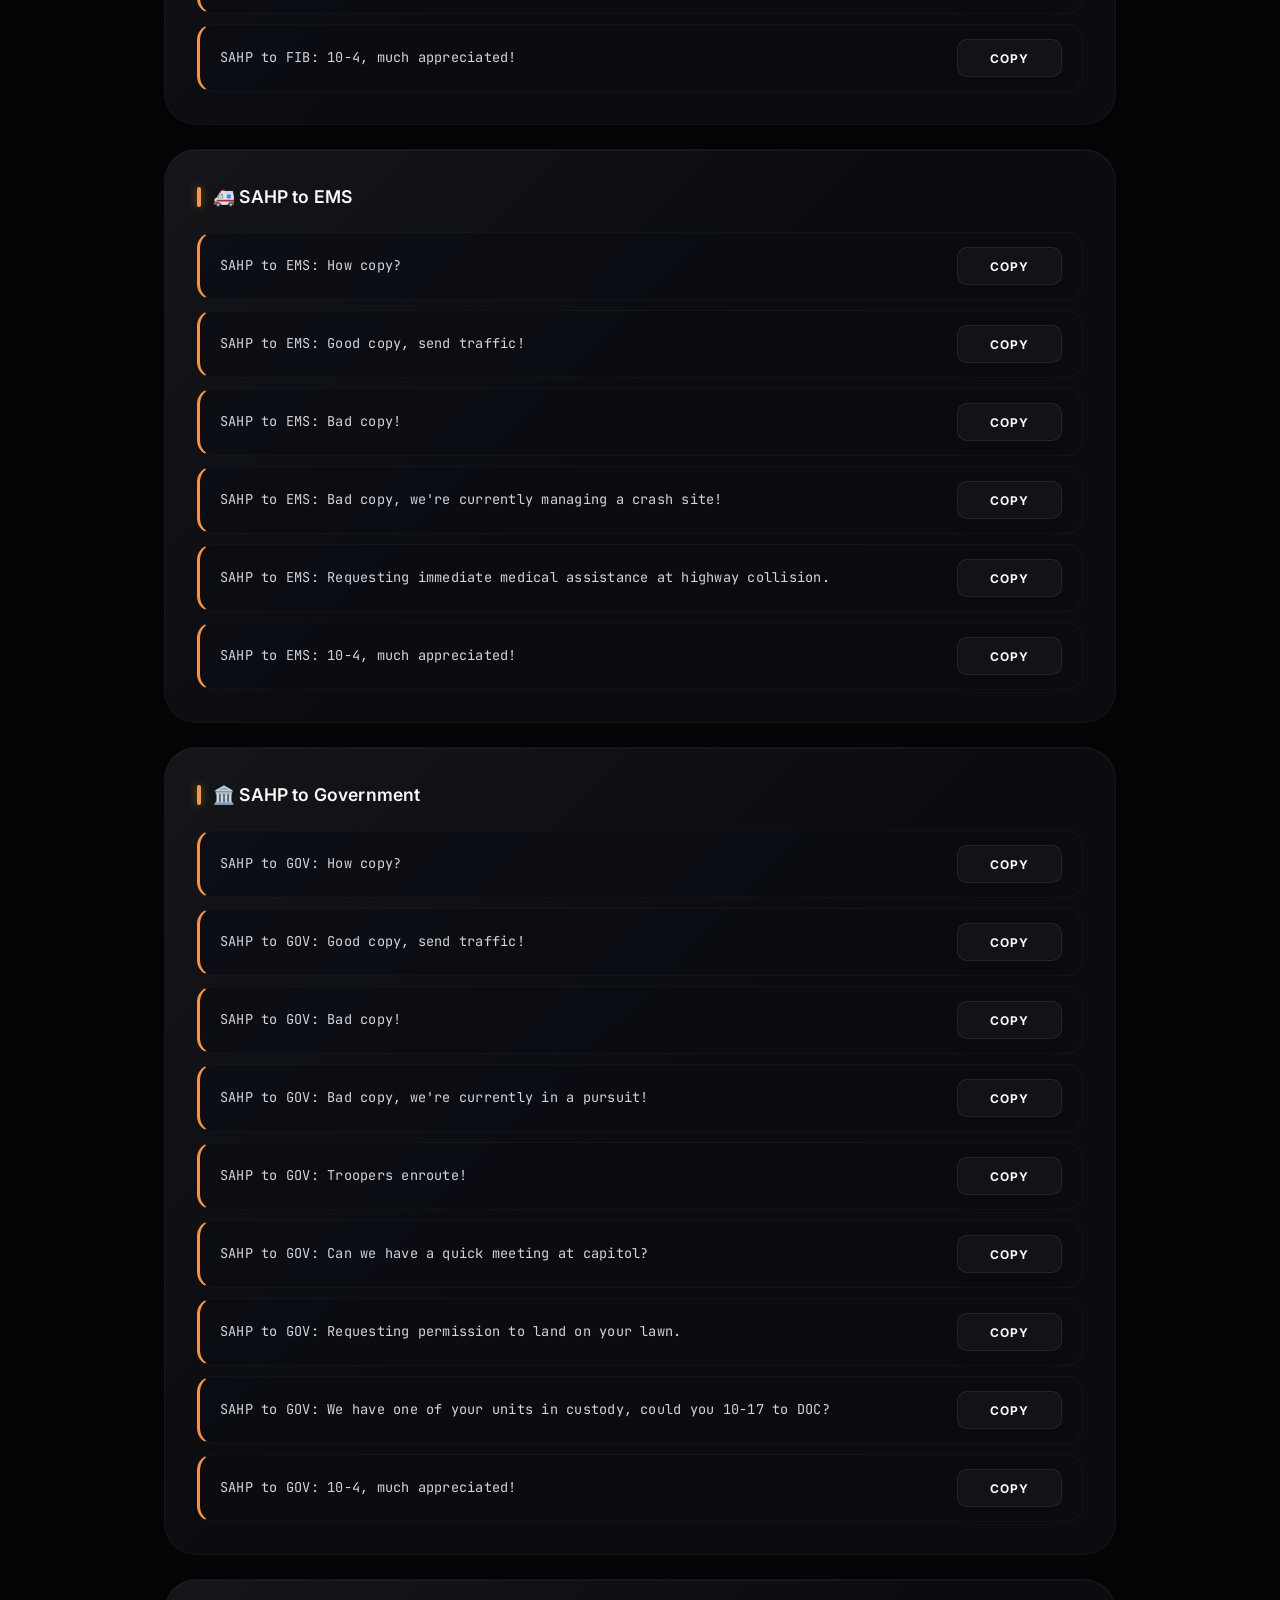
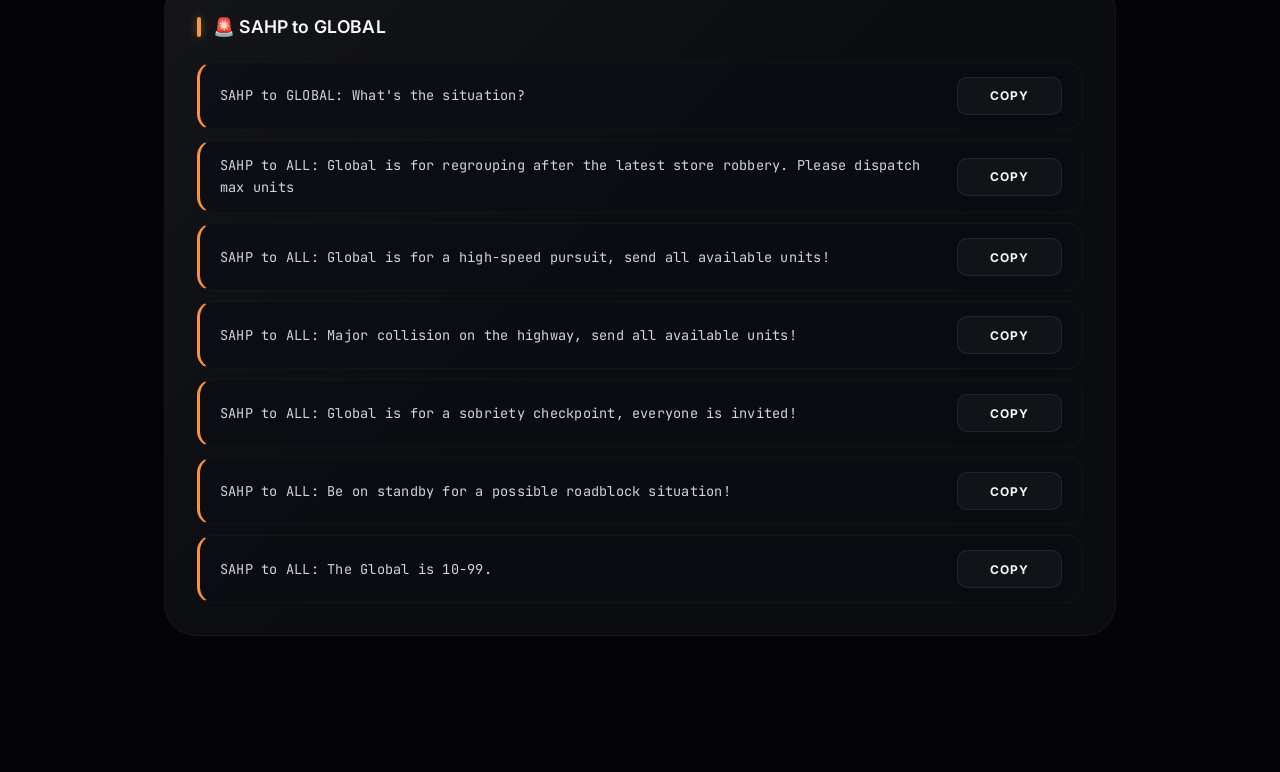
<file: sahp.html>
<!DOCTYPE html>
<html lang="en">
<head>
  <meta charset="UTF-8"><meta name="viewport" content="width=device-width, initial-scale=1.0">
  <title>SAHP Bodycam Commands — Los Santos Hub</title>
  <link rel="stylesheet" href="styles.css">
  <style>:root{--accent:#fb923c;--accent-dark:#f97316;--accent-light:#fdba74;--glow-1:rgba(251,146,60,0.15);--glow-2:rgba(249,115,22,0.1);--glow-3:rgba(253,186,116,0.08)}</style>
</head>
<body>
  <div class="bg-mesh"></div><div class="bg-grid"></div><div class="bg-noise"></div>
  <div class="orb orb-1"></div><div class="orb orb-2"></div><div class="orb orb-3"></div>
  <a href="index.html" class="back-btn"><svg viewBox="0 0 24 24" fill="none" stroke="currentColor" stroke-width="2"><path d="M19 12H5M12 19l-7-7 7-7"/></svg>BACK TO HUB</a>
  <div class="page-container">
    <header class="page-header"><h1>SAHP BODYCAM COMMANDS</h1><div class="subtitle">MADE BY ALEEX UNSTOPPABLE</div></header>

    <div class="section"><div class="section-header"><span class="section-icon">📹</span><h2>Attaching Bodycam</h2></div>
      <div class="card"><h3>In Uniform</h3>
        <div class="cmd"><span class="cmd-text">/me Takes out bodycam, attaches it to chest, checks its ballistic and waterproof</span><button class="copy-btn" onclick="copyCmd(this)">COPY</button></div>
        <div class="cmd"><span class="cmd-text">/me ensures it is recording and checks for the red light</span><button class="copy-btn" onclick="copyCmd(this)">COPY</button></div>
        <div class="cmd"><span class="cmd-text">/do It is recording, is ballistic and waterproof</span><button class="copy-btn" onclick="copyCmd(this)">COPY</button></div>
        <div class="cmd"><span class="cmd-text">/me connects the PDA to the nearby SAHP cell tower and cloud servers</span><button class="copy-btn" onclick="copyCmd(this)">COPY</button></div>
      </div>
      <div class="card"><h3>While Undercover</h3>
        <div class="cmd"><span class="cmd-text">/me takes out bodycam and attaches it to belt, hides it, checks its ballistic and waterproof</span><button class="copy-btn" onclick="copyCmd(this)">COPY</button></div>
        <div class="cmd"><span class="cmd-text">/me makes sure it is recording and checks for the red light</span><button class="copy-btn" onclick="copyCmd(this)">COPY</button></div>
        <div class="cmd"><span class="cmd-text">/do It is recording, is ballistic and waterproof</span><button class="copy-btn" onclick="copyCmd(this)">COPY</button></div>
        <div class="cmd"><span class="cmd-text">/me connects PDA to the nearest cell tower</span><button class="copy-btn" onclick="copyCmd(this)">COPY</button></div>
      </div>
    </div>

    <div class="section"><div class="section-header"><span class="section-icon">🔄</span><h2>Refreshing Bodycam</h2></div>
      <div class="card"><h3>Refreshing Bodycam</h3>
        <div class="cmd"><span class="cmd-text">/me refreshing bodycam</span><button class="copy-btn" onclick="copyCmd(this)">COPY</button></div>
        <div class="cmd"><span class="cmd-text">/do It is recording</span><button class="copy-btn" onclick="copyCmd(this)">COPY</button></div>
        <div class="info-note">First, turn on the bodycam (or screen recording software), then type the command while making sure you are clearly visible in the recording as you do it.</div>
      </div>
    </div>

    <div class="section"><div class="section-header"><span class="section-icon">💾</span><h2>Saving Bodycam</h2></div>
      <div class="card"><h3>Saving Bodycam</h3>
        <div class="cmd"><span class="cmd-text">/me saves bodycam footage, uploads it to SAHP servers, and continues recording</span><button class="copy-btn" onclick="copyCmd(this)">COPY</button></div>
        <div class="cmd"><span class="cmd-text">/do It is recording</span><button class="copy-btn" onclick="copyCmd(this)">COPY</button></div>
      </div>
    </div>

    <div class="section"><div class="section-header"><span class="section-icon">🤵</span><h2>Jumpsuit Commands</h2></div>
      <div class="card"><h3>Taking Jumpsuit</h3>
        <div class="cmd"><span class="cmd-text">/me takes the XYZ Size Jumpsuit From the Bench</span><button class="copy-btn" onclick="copyCmd(this)">COPY</button></div>
        <div class="info-note">Don't Forget to Swap XYZ With the actual Size of Jumpsuit Requested by 10-15</div>
        <h3>Placing On Bed</h3>
        <div class="cmd"><span class="cmd-text">/me Places the Jumpsuit on the Bed</span><button class="copy-btn" onclick="copyCmd(this)">COPY</button></div>
      </div>
    </div>

    <div class="section"><div class="section-header"><span class="section-icon">✈️</span><h2>Drone Commands</h2></div>
      <div class="card"><h3>While in Work Uniform</h3>
        <div class="cmd"><span class="cmd-text">/me launches the SAHP Drone</span><button class="copy-btn" onclick="copyCmd(this)">COPY</button></div>
        <h3>While Undercover</h3>
        <div class="cmd"><span class="cmd-text">/me takes the SAHP drone from the trunk and puts it in the backpack</span><button class="copy-btn" onclick="copyCmd(this)">COPY</button></div>
        <div class="cmd"><span class="cmd-text">/me takes the SAHP drone from the backpack and launches it</span><button class="copy-btn" onclick="copyCmd(this)">COPY</button></div>
        <div class="cmd"><span class="cmd-text">/me takes the SAHP drone from the ground and puts it in the backpack</span><button class="copy-btn" onclick="copyCmd(this)">COPY</button></div>
      </div>
    </div>

    <div class="section"><div class="section-header"><span class="section-icon">🚗</span><h2>Breaking Trunk of Vehicle</h2></div>
      <div class="card"><h3>Breaking the Trunk</h3>
        <div class="cmd"><span class="cmd-text">/me Break the trunk wide open using a crowbar</span><button class="copy-btn" onclick="copyCmd(this)">COPY</button></div>
        <div class="cmd"><span class="cmd-text">/me writes down license plate and searches the license plate through the SAHP database</span><button class="copy-btn" onclick="copyCmd(this)">COPY</button></div>
        <div class="cmd"><span class="cmd-text">/me Kneels down, feels the VIN number under the car and run it through SAHP Database</span><button class="copy-btn" onclick="copyCmd(this)">COPY</button></div>
      </div>
    </div>

    <div class="section"><div class="section-header"><span class="section-icon">⚖️</span><h2>Handing Footage to the Lawyer</h2></div>
      <div class="card"><h3>Handing Footage to the Lawyer</h3>
        <div class="cmd"><span class="cmd-text">/me saves bodycam footage onto an SD card and uploads to SAHP servers</span><button class="copy-btn" onclick="copyCmd(this)">COPY</button></div>
        <div class="cmd"><span class="cmd-text">/me removes SD card from bodycam and hands it to the lawyer</span><button class="copy-btn" onclick="copyCmd(this)">COPY</button></div>
      </div>
    </div>

    <div class="section"><div class="section-header"><span class="section-icon">🏁</span><h2>Finishing Your Shift</h2></div>
      <div class="card"><h3>Finishing Your Shift</h3>
        <div class="cmd"><span class="cmd-text">/me saves bodycam footage onto an SD card and uploads to SAHP servers</span><button class="copy-btn" onclick="copyCmd(this)">COPY</button></div>
        <div class="cmd"><span class="cmd-text">/me stores badge and equipment in the locker</span><button class="copy-btn" onclick="copyCmd(this)">COPY</button></div>
      </div>
    </div>

    <div class="section"><div class="section-header"><span class="section-icon">📡</span><h2>Department Messages</h2></div>
      <div class="card"><h3>⚖️ SAHP to DOJ</h3>
        <div class="cmd"><span class="cmd-text">SAHP to DOJ: How copy?</span><button class="copy-btn" onclick="copyCmd(this)">COPY</button></div>
        <div class="cmd"><span class="cmd-text">SAHP to DOJ: Good copy, send traffic!</span><button class="copy-btn" onclick="copyCmd(this)">COPY</button></div>
        <div class="cmd"><span class="cmd-text">SAHP to DOJ: Bad copy!</span><button class="copy-btn" onclick="copyCmd(this)">COPY</button></div>
        <div class="cmd"><span class="cmd-text">SAHP to DOJ: Bad copy, we're currently in a pursuit!</span><button class="copy-btn" onclick="copyCmd(this)">COPY</button></div>
        <div class="cmd"><span class="cmd-text">SAHP to DOJ: We have a 10-15 at DOC requesting a lawyer, are any available?</span><button class="copy-btn" onclick="copyCmd(this)">COPY</button></div>
        <div class="cmd"><span class="cmd-text">SAHP to DOJ: 10-4, much appreciated!</span><button class="copy-btn" onclick="copyCmd(this)">COPY</button></div>
      </div>
      <div class="card"><h3>👮 SAHP to LSPD</h3>
        <div class="cmd"><span class="cmd-text">SAHP to LSPD: How copy?</span><button class="copy-btn" onclick="copyCmd(this)">COPY</button></div>
        <div class="cmd"><span class="cmd-text">SAHP to LSPD: Good copy, send traffic!</span><button class="copy-btn" onclick="copyCmd(this)">COPY</button></div>
        <div class="cmd"><span class="cmd-text">SAHP to LSPD: Bad copy!</span><button class="copy-btn" onclick="copyCmd(this)">COPY</button></div>
        <div class="cmd"><span class="cmd-text">SAHP to LSPD: Bad copy, we're currently in a pursuit!</span><button class="copy-btn" onclick="copyCmd(this)">COPY</button></div>
        <div class="cmd"><span class="cmd-text">SAHP to LSPD: Requesting backup for a high-speed chase in your jurisdiction.</span><button class="copy-btn" onclick="copyCmd(this)">COPY</button></div>
        <div class="cmd"><span class="cmd-text">SAHP to LSPD: 10-4, much appreciated!</span><button class="copy-btn" onclick="copyCmd(this)">COPY</button></div>
      </div>
      <div class="card"><h3>🎯 SAHP to FIB</h3>
        <div class="cmd"><span class="cmd-text">SAHP to FIB: How copy?</span><button class="copy-btn" onclick="copyCmd(this)">COPY</button></div>
        <div class="cmd"><span class="cmd-text">SAHP to FIB: Good copy, send traffic!</span><button class="copy-btn" onclick="copyCmd(this)">COPY</button></div>
        <div class="cmd"><span class="cmd-text">SAHP to FIB: Bad copy!</span><button class="copy-btn" onclick="copyCmd(this)">COPY</button></div>
        <div class="cmd"><span class="cmd-text">SAHP to FIB: Bad copy, we're currently in a pursuit!</span><button class="copy-btn" onclick="copyCmd(this)">COPY</button></div>
        <div class="cmd"><span class="cmd-text">SAHP to FIB: Requesting assistance for a multi-vehicle collision investigation.</span><button class="copy-btn" onclick="copyCmd(this)">COPY</button></div>
        <div class="cmd"><span class="cmd-text">SAHP to FIB: 10-4, much appreciated!</span><button class="copy-btn" onclick="copyCmd(this)">COPY</button></div>
      </div>
      <div class="card"><h3>🚑 SAHP to EMS</h3>
        <div class="cmd"><span class="cmd-text">SAHP to EMS: How copy?</span><button class="copy-btn" onclick="copyCmd(this)">COPY</button></div>
        <div class="cmd"><span class="cmd-text">SAHP to EMS: Good copy, send traffic!</span><button class="copy-btn" onclick="copyCmd(this)">COPY</button></div>
        <div class="cmd"><span class="cmd-text">SAHP to EMS: Bad copy!</span><button class="copy-btn" onclick="copyCmd(this)">COPY</button></div>
        <div class="cmd"><span class="cmd-text">SAHP to EMS: Bad copy, we're currently managing a crash site!</span><button class="copy-btn" onclick="copyCmd(this)">COPY</button></div>
        <div class="cmd"><span class="cmd-text">SAHP to EMS: Requesting immediate medical assistance at highway collision.</span><button class="copy-btn" onclick="copyCmd(this)">COPY</button></div>
        <div class="cmd"><span class="cmd-text">SAHP to EMS: 10-4, much appreciated!</span><button class="copy-btn" onclick="copyCmd(this)">COPY</button></div>
      </div>
      <div class="card"><h3>🏛️ SAHP to Government</h3>
        <div class="cmd"><span class="cmd-text">SAHP to GOV: How copy?</span><button class="copy-btn" onclick="copyCmd(this)">COPY</button></div>
        <div class="cmd"><span class="cmd-text">SAHP to GOV: Good copy, send traffic!</span><button class="copy-btn" onclick="copyCmd(this)">COPY</button></div>
        <div class="cmd"><span class="cmd-text">SAHP to GOV: Bad copy!</span><button class="copy-btn" onclick="copyCmd(this)">COPY</button></div>
        <div class="cmd"><span class="cmd-text">SAHP to GOV: Bad copy, we're currently in a pursuit!</span><button class="copy-btn" onclick="copyCmd(this)">COPY</button></div>
        <div class="cmd"><span class="cmd-text">SAHP to GOV: Troopers enroute!</span><button class="copy-btn" onclick="copyCmd(this)">COPY</button></div>
        <div class="cmd"><span class="cmd-text">SAHP to GOV: Can we have a quick meeting at capitol?</span><button class="copy-btn" onclick="copyCmd(this)">COPY</button></div>
        <div class="cmd"><span class="cmd-text">SAHP to GOV: Requesting permission to land on your lawn.</span><button class="copy-btn" onclick="copyCmd(this)">COPY</button></div>
        <div class="cmd"><span class="cmd-text">SAHP to GOV: We have one of your units in custody, could you 10-17 to DOC?</span><button class="copy-btn" onclick="copyCmd(this)">COPY</button></div>
        <div class="cmd"><span class="cmd-text">SAHP to GOV: 10-4, much appreciated!</span><button class="copy-btn" onclick="copyCmd(this)">COPY</button></div>
      </div>
      <div class="card"><h3>🚨 SAHP to GLOBAL</h3>
        <div class="cmd"><span class="cmd-text">SAHP to GLOBAL: What's the situation?</span><button class="copy-btn" onclick="copyCmd(this)">COPY</button></div>
        <div class="cmd"><span class="cmd-text">SAHP to ALL: Global is for regrouping after the latest store robbery. Please dispatch max units</span><button class="copy-btn" onclick="copyCmd(this)">COPY</button></div>
        <div class="cmd"><span class="cmd-text">SAHP to ALL: Global is for a high-speed pursuit, send all available units!</span><button class="copy-btn" onclick="copyCmd(this)">COPY</button></div>
        <div class="cmd"><span class="cmd-text">SAHP to ALL: Major collision on the highway, send all available units!</span><button class="copy-btn" onclick="copyCmd(this)">COPY</button></div>
        <div class="cmd"><span class="cmd-text">SAHP to ALL: Global is for a sobriety checkpoint, everyone is invited!</span><button class="copy-btn" onclick="copyCmd(this)">COPY</button></div>
        <div class="cmd"><span class="cmd-text">SAHP to ALL: Be on standby for a possible roadblock situation!</span><button class="copy-btn" onclick="copyCmd(this)">COPY</button></div>
        <div class="cmd"><span class="cmd-text">SAHP to ALL: The Global is 10-99.</span><button class="copy-btn" onclick="copyCmd(this)">COPY</button></div>
      </div>
    </div>

  </div>
  <script src="script.js"></script>
</body>
</html>
</file>
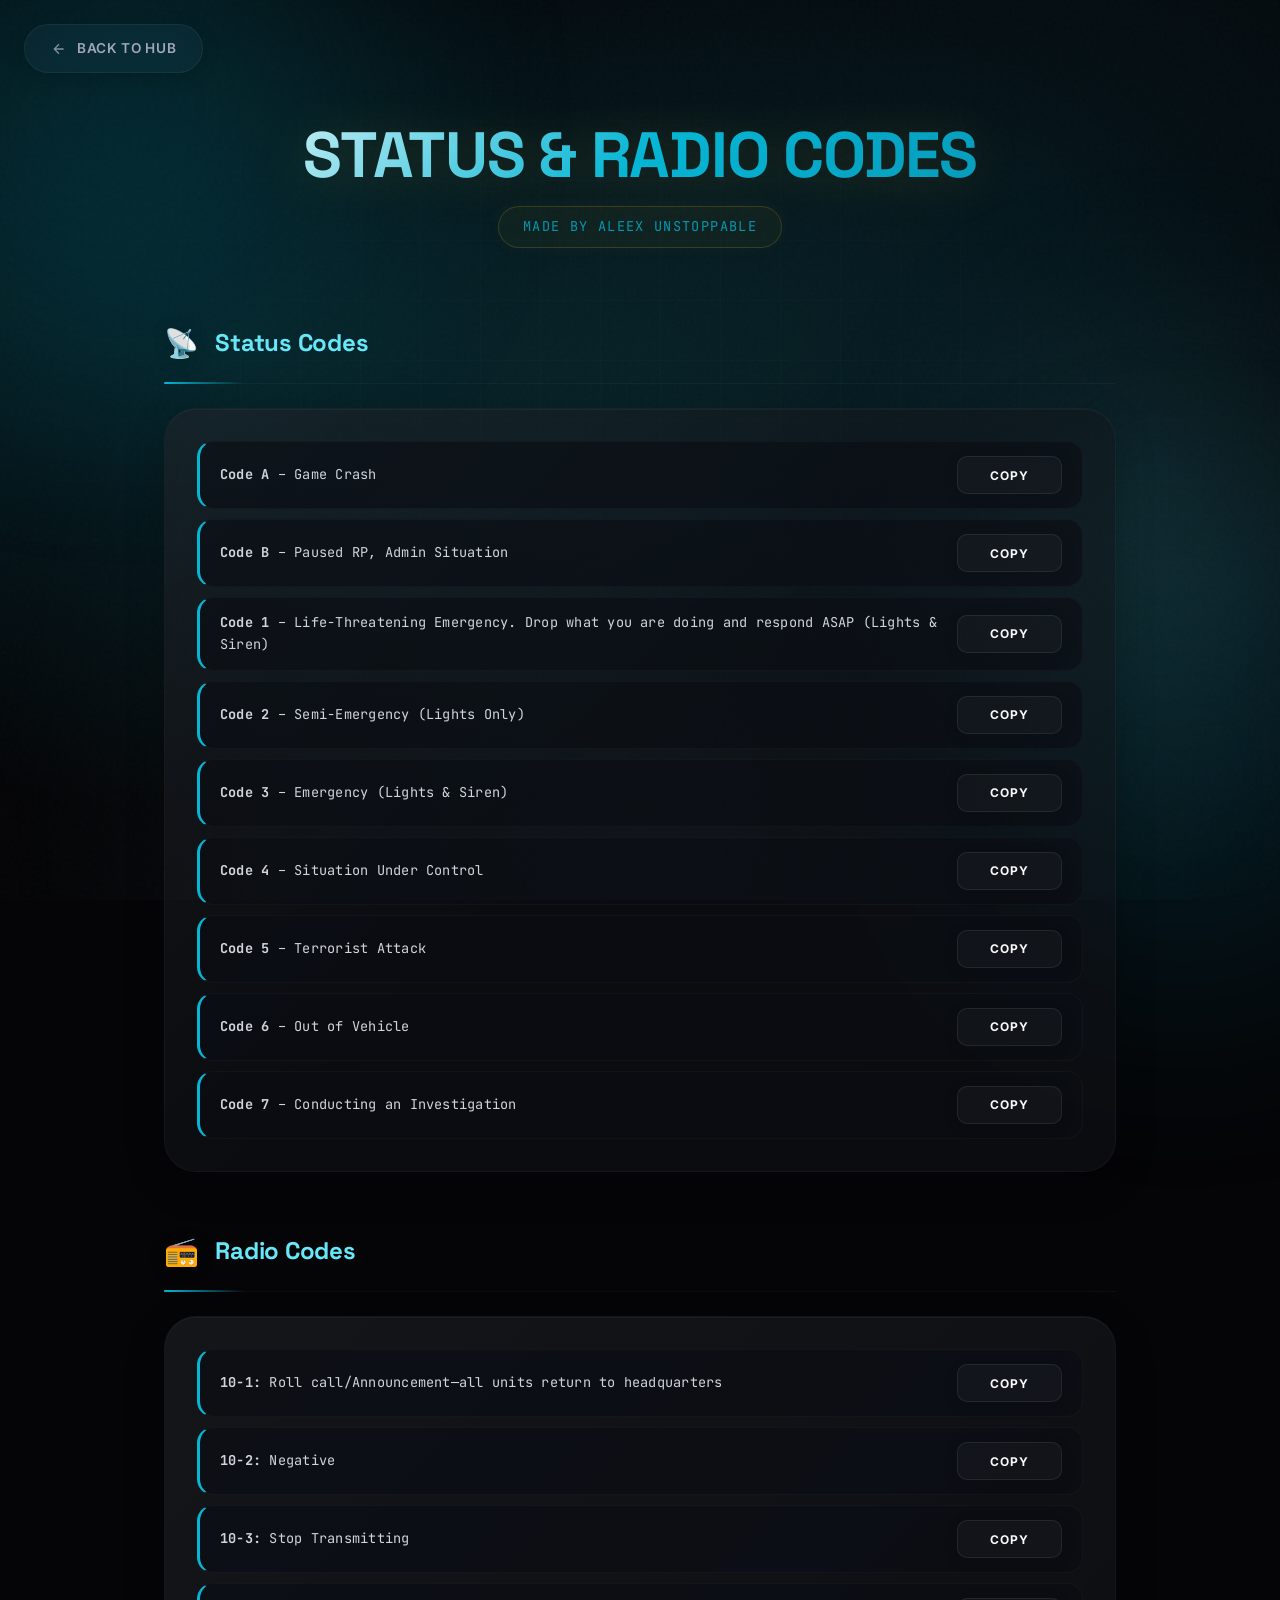
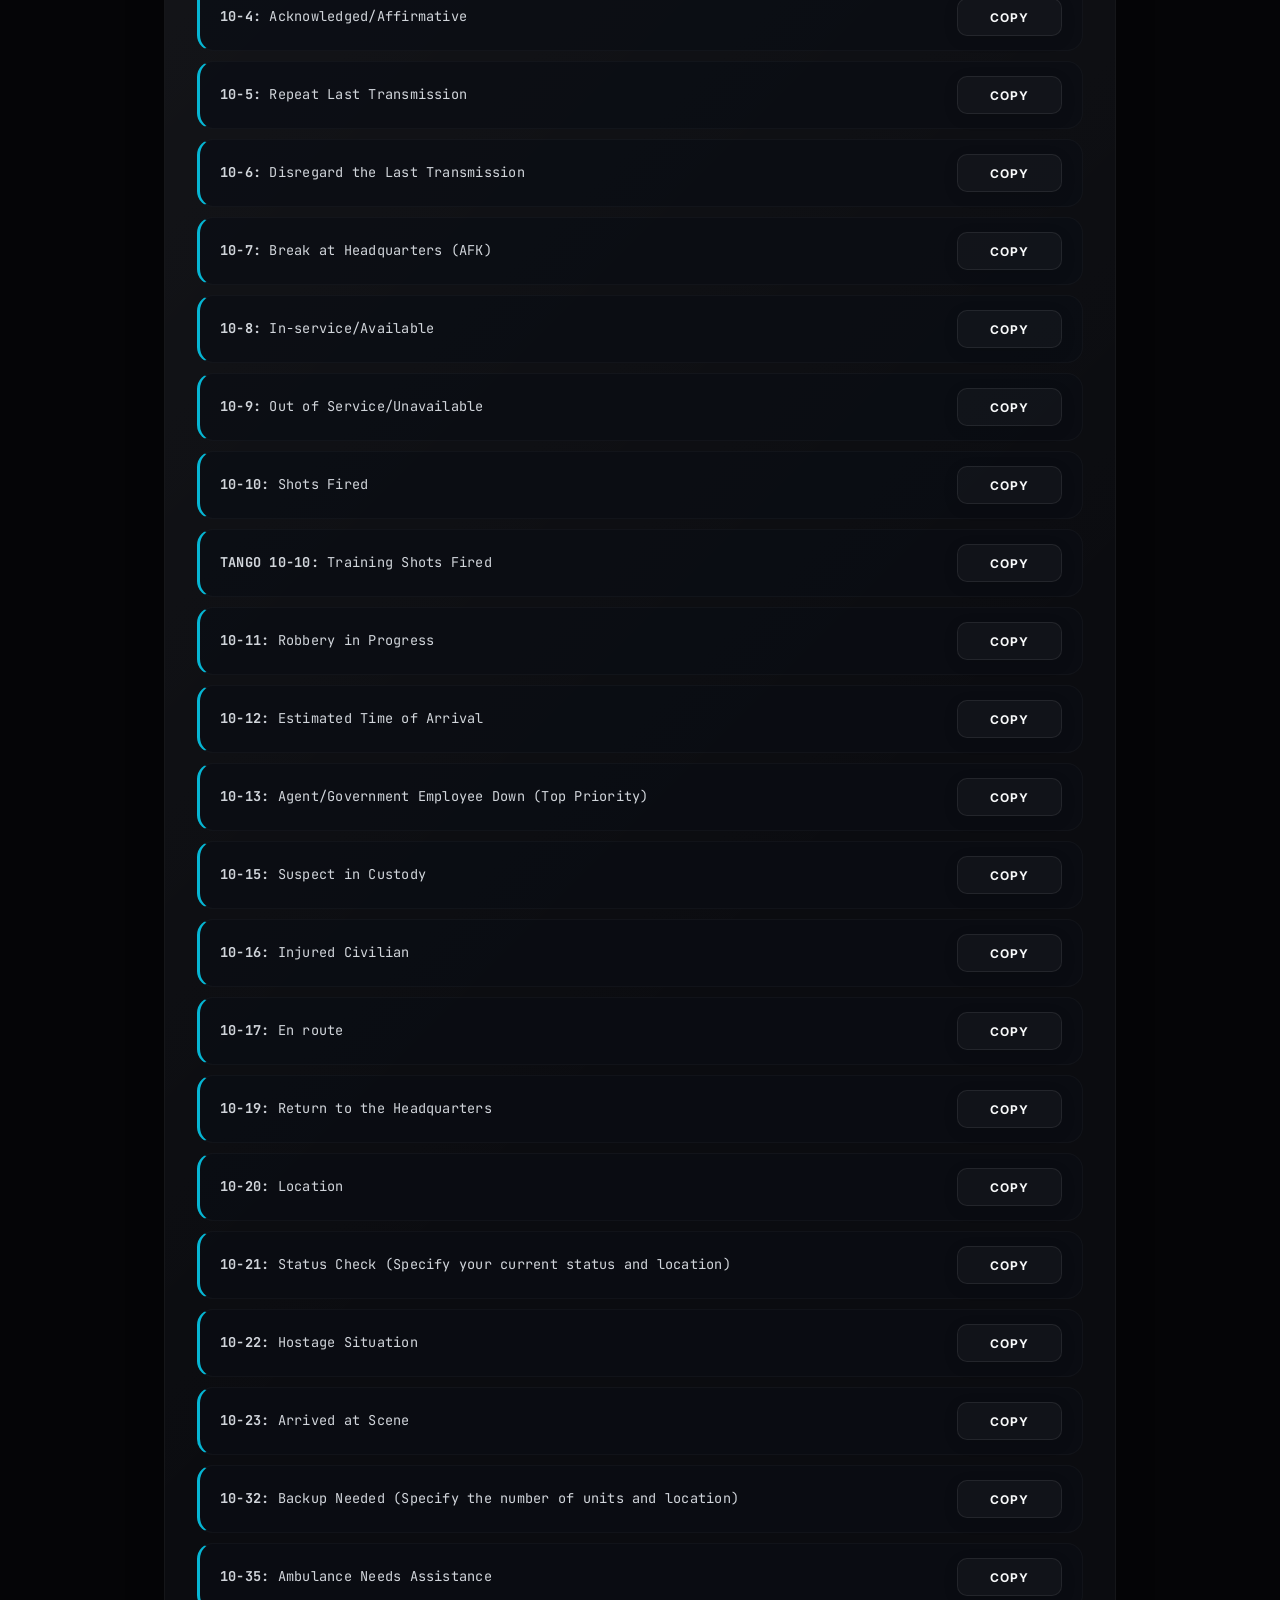
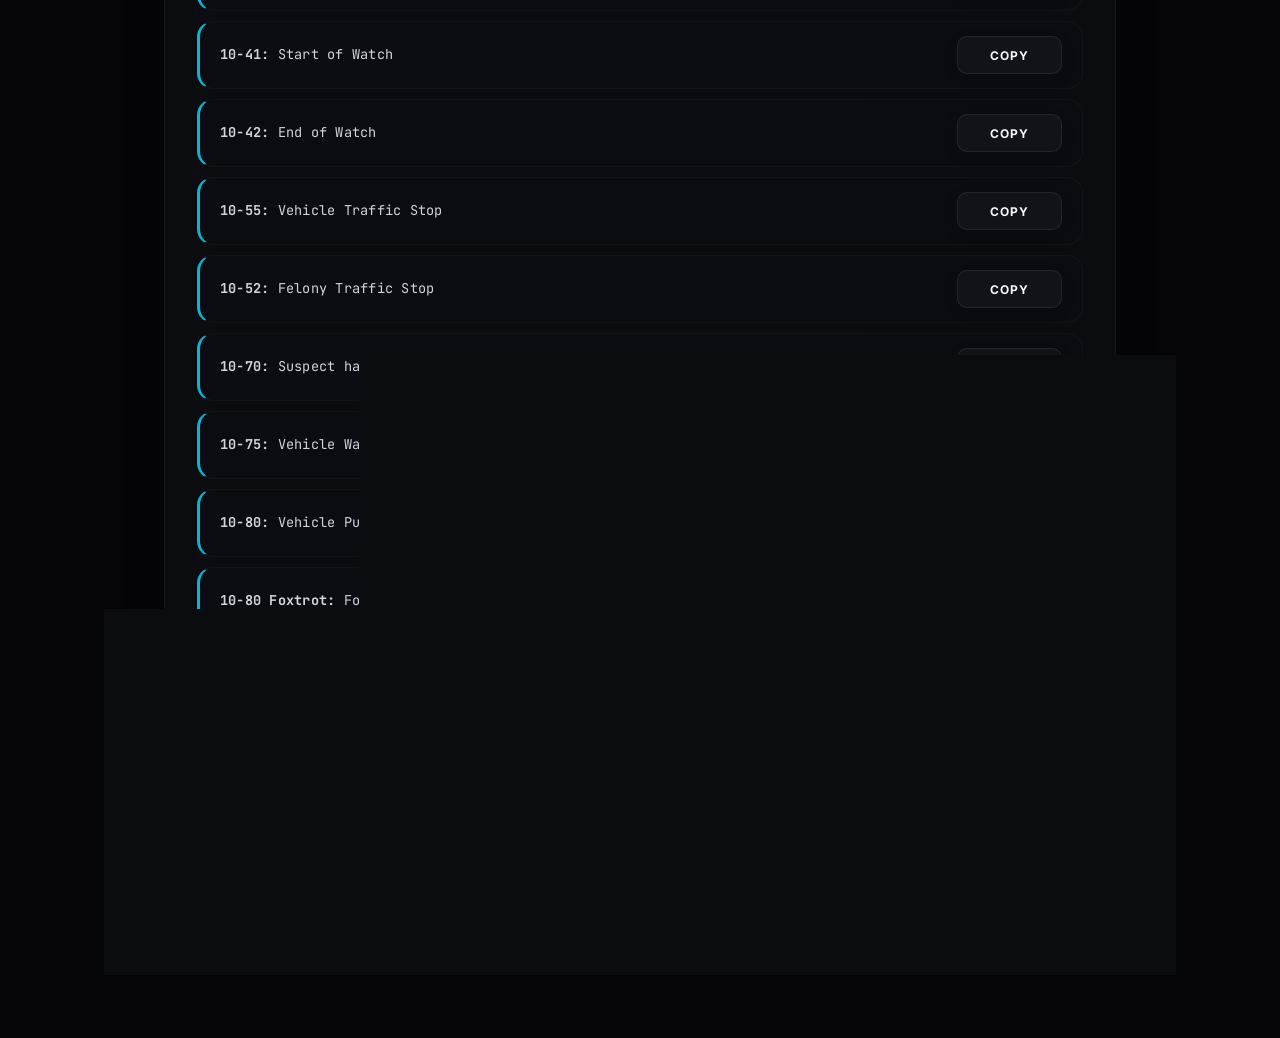
<file: statuscodes.html>
<!DOCTYPE html>
<html lang="en">
<head>
  <meta charset="UTF-8">
  <meta name="viewport" content="width=device-width, initial-scale=1.0">
  <title>Status & Radio Codes — Los Santos Hub</title>
  <link rel="stylesheet" href="styles.css">
  <style>
    :root {
      --accent: #06b6d4;
      --accent-dark: #0891b2;
      --accent-light: #67e8f9;
      --glow-1: rgba(6,182,212,0.15);
      --glow-2: rgba(8,145,178,0.1);
      --glow-3: rgba(103,232,249,0.08);
    }
  </style>
</head>
<body>
  <div class="bg-mesh"></div>
  <div class="bg-grid"></div>
  <div class="bg-noise"></div>
  <div class="orb orb-1"></div>
  <div class="orb orb-2"></div>
  <div class="orb orb-3"></div>

  <a href="index.html" class="back-btn">
    <svg viewBox="0 0 24 24" fill="none" stroke="currentColor" stroke-width="2"><path d="M19 12H5M12 19l-7-7 7-7"/></svg>
    BACK TO HUB
  </a>

  <div class="page-container">
    <header class="page-header">
      <h1>STATUS & RADIO CODES</h1>
      <div class="subtitle">MADE BY ALEEX UNSTOPPABLE</div>
    </header>

    <div class="section">
      <div class="section-header">
        <span class="section-icon">📡</span>
        <h2>Status Codes</h2>
      </div>
      <div class="card">
        <div class="cmd"><span class="cmd-text"><b>Code A</b> – Game Crash</span><button class="copy-btn" onclick="copyCmd(this)">COPY</button></div>
        <div class="cmd"><span class="cmd-text"><b>Code B</b> – Paused RP, Admin Situation</span><button class="copy-btn" onclick="copyCmd(this)">COPY</button></div>
        <div class="cmd"><span class="cmd-text"><b>Code 1</b> – Life-Threatening Emergency. Drop what you are doing and respond ASAP (Lights & Siren)</span><button class="copy-btn" onclick="copyCmd(this)">COPY</button></div>
        <div class="cmd"><span class="cmd-text"><b>Code 2</b> – Semi-Emergency (Lights Only)</span><button class="copy-btn" onclick="copyCmd(this)">COPY</button></div>
        <div class="cmd"><span class="cmd-text"><b>Code 3</b> – Emergency (Lights & Siren)</span><button class="copy-btn" onclick="copyCmd(this)">COPY</button></div>
        <div class="cmd"><span class="cmd-text"><b>Code 4</b> – Situation Under Control</span><button class="copy-btn" onclick="copyCmd(this)">COPY</button></div>
        <div class="cmd"><span class="cmd-text"><b>Code 5</b> – Terrorist Attack</span><button class="copy-btn" onclick="copyCmd(this)">COPY</button></div>
        <div class="cmd"><span class="cmd-text"><b>Code 6</b> – Out of Vehicle</span><button class="copy-btn" onclick="copyCmd(this)">COPY</button></div>
        <div class="cmd"><span class="cmd-text"><b>Code 7</b> – Conducting an Investigation</span><button class="copy-btn" onclick="copyCmd(this)">COPY</button></div>
      </div>
    </div>

    <div class="section">
      <div class="section-header">
        <span class="section-icon">📻</span>
        <h2>Radio Codes</h2>
      </div>
      <div class="card">
        <div class="cmd"><span class="cmd-text"><b>10-1:</b> Roll call/Announcement—all units return to headquarters</span><button class="copy-btn" onclick="copyCmd(this)">COPY</button></div>
        <div class="cmd"><span class="cmd-text"><b>10-2:</b> Negative</span><button class="copy-btn" onclick="copyCmd(this)">COPY</button></div>
        <div class="cmd"><span class="cmd-text"><b>10-3:</b> Stop Transmitting</span><button class="copy-btn" onclick="copyCmd(this)">COPY</button></div>
        <div class="cmd"><span class="cmd-text"><b>10-4:</b> Acknowledged/Affirmative</span><button class="copy-btn" onclick="copyCmd(this)">COPY</button></div>
        <div class="cmd"><span class="cmd-text"><b>10-5:</b> Repeat Last Transmission</span><button class="copy-btn" onclick="copyCmd(this)">COPY</button></div>
        <div class="cmd"><span class="cmd-text"><b>10-6:</b> Disregard the Last Transmission</span><button class="copy-btn" onclick="copyCmd(this)">COPY</button></div>
        <div class="cmd"><span class="cmd-text"><b>10-7:</b> Break at Headquarters (AFK)</span><button class="copy-btn" onclick="copyCmd(this)">COPY</button></div>
        <div class="cmd"><span class="cmd-text"><b>10-8:</b> In-service/Available</span><button class="copy-btn" onclick="copyCmd(this)">COPY</button></div>
        <div class="cmd"><span class="cmd-text"><b>10-9:</b> Out of Service/Unavailable</span><button class="copy-btn" onclick="copyCmd(this)">COPY</button></div>
        <div class="cmd"><span class="cmd-text"><b>10-10:</b> Shots Fired</span><button class="copy-btn" onclick="copyCmd(this)">COPY</button></div>
        <div class="cmd"><span class="cmd-text"><b>TANGO 10-10:</b> Training Shots Fired</span><button class="copy-btn" onclick="copyCmd(this)">COPY</button></div>
        <div class="cmd"><span class="cmd-text"><b>10-11:</b> Robbery in Progress</span><button class="copy-btn" onclick="copyCmd(this)">COPY</button></div>
        <div class="cmd"><span class="cmd-text"><b>10-12:</b> Estimated Time of Arrival</span><button class="copy-btn" onclick="copyCmd(this)">COPY</button></div>
        <div class="cmd"><span class="cmd-text"><b>10-13:</b> Agent/Government Employee Down (Top Priority)</span><button class="copy-btn" onclick="copyCmd(this)">COPY</button></div>
        <div class="cmd"><span class="cmd-text"><b>10-15:</b> Suspect in Custody</span><button class="copy-btn" onclick="copyCmd(this)">COPY</button></div>
        <div class="cmd"><span class="cmd-text"><b>10-16:</b> Injured Civilian</span><button class="copy-btn" onclick="copyCmd(this)">COPY</button></div>
        <div class="cmd"><span class="cmd-text"><b>10-17:</b> En route</span><button class="copy-btn" onclick="copyCmd(this)">COPY</button></div>
        <div class="cmd"><span class="cmd-text"><b>10-19:</b> Return to the Headquarters</span><button class="copy-btn" onclick="copyCmd(this)">COPY</button></div>
        <div class="cmd"><span class="cmd-text"><b>10-20:</b> Location</span><button class="copy-btn" onclick="copyCmd(this)">COPY</button></div>
        <div class="cmd"><span class="cmd-text"><b>10-21:</b> Status Check (Specify your current status and location)</span><button class="copy-btn" onclick="copyCmd(this)">COPY</button></div>
        <div class="cmd"><span class="cmd-text"><b>10-22:</b> Hostage Situation</span><button class="copy-btn" onclick="copyCmd(this)">COPY</button></div>
        <div class="cmd"><span class="cmd-text"><b>10-23:</b> Arrived at Scene</span><button class="copy-btn" onclick="copyCmd(this)">COPY</button></div>
        <div class="cmd"><span class="cmd-text"><b>10-32:</b> Backup Needed (Specify the number of units and location)</span><button class="copy-btn" onclick="copyCmd(this)">COPY</button></div>
        <div class="cmd"><span class="cmd-text"><b>10-35:</b> Ambulance Needs Assistance</span><button class="copy-btn" onclick="copyCmd(this)">COPY</button></div>
        <div class="cmd"><span class="cmd-text"><b>10-41:</b> Start of Watch</span><button class="copy-btn" onclick="copyCmd(this)">COPY</button></div>
        <div class="cmd"><span class="cmd-text"><b>10-42:</b> End of Watch</span><button class="copy-btn" onclick="copyCmd(this)">COPY</button></div>
        <div class="cmd"><span class="cmd-text"><b>10-55:</b> Vehicle Traffic Stop</span><button class="copy-btn" onclick="copyCmd(this)">COPY</button></div>
        <div class="cmd"><span class="cmd-text"><b>10-52:</b> Felony Traffic Stop</span><button class="copy-btn" onclick="copyCmd(this)">COPY</button></div>
        <div class="cmd"><span class="cmd-text"><b>10-70:</b> Suspect has Warrants</span><button class="copy-btn" onclick="copyCmd(this)">COPY</button></div>
        <div class="cmd"><span class="cmd-text"><b>10-75:</b> Vehicle Wanted/Stolen</span><button class="copy-btn" onclick="copyCmd(this)">COPY</button></div>
        <div class="cmd"><span class="cmd-text"><b>10-80:</b> Vehicle Pursuit</span><button class="copy-btn" onclick="copyCmd(this)">COPY</button></div>
        <div class="cmd"><span class="cmd-text"><b>10-80 Foxtrot:</b> Foot Pursuit</span><button class="copy-btn" onclick="copyCmd(this)">COPY</button></div>
        <div class="cmd"><span class="cmd-text"><b>10-90:</b> Crime in Progress</span><button class="copy-btn" onclick="copyCmd(this)">COPY</button></div>
        <div class="cmd"><span class="cmd-text"><b>10-92:</b> Armed Robbery in Progress</span><button class="copy-btn" onclick="copyCmd(this)">COPY</button></div>
        <div class="cmd"><span class="cmd-text"><b>10-99:</b> Situation concluded</span><button class="copy-btn" onclick="copyCmd(this)">COPY</button></div>
      </div>
    </div>
  </div>

  <script src="script.js"></script>
</body>
</html>
</file>
<file: styles.css>
/* ===== GLOBAL RESET & BASE ===== */
@import url('https://fonts.googleapis.com/css2?family=Inter:wght@300;400;500;600;700;800;900&family=JetBrains+Mono:wght@400;500;600&family=Space+Grotesk:wght@400;500;600;700&display=swap');

@font-face {
  font-family: 'Miranda Sans';
  src: local('Miranda Sans'), local('MirandaSans-Regular');
  font-weight: 400;
  font-style: normal;
  font-display: swap;
}

@font-face {
  font-family: 'Miranda Sans';
  src: local('Miranda Sans Bold'), local('MirandaSans-Bold');
  font-weight: 700;
  font-style: normal;
  font-display: swap;
}

*,*::before,*::after{box-sizing:border-box;margin:0;padding:0}

:root {
  --bg-primary: #050507;
  --bg-secondary: #0a0b0e;
  --bg-card: rgba(18, 20, 26, 0.5);
  --bg-command: rgba(12, 14, 20, 0.65);
  --text-primary: #f8f9fa;
  --text-secondary: #a1a8b8;
  --text-muted: #6b7280;
  --accent: #facc15;
  --accent-dark: #eab308;
  --accent-light: #fef08a;
  --glow-1: rgba(250, 204, 21, 0.15);
  --glow-2: rgba(234, 179, 8, 0.12);
  --glow-3: rgba(254, 240, 138, 0.08);
  --radius-sm: 10px;
  --radius-md: 16px;
  --radius-lg: 24px;
  --radius-xl: 32px;
  --shadow-glow: 0 0 60px -15px;
  --transition-smooth: all 0.4s cubic-bezier(0.16, 1, 0.3, 1);
}

html { scroll-behavior: smooth; }

body {
  font-family: 'Miranda Sans', 'Inter', -apple-system, BlinkMacSystemFont, sans-serif;
  background: var(--bg-primary);
  color: var(--text-primary);
  min-height: 100vh;
  overflow-x: hidden;
  line-height: 1.7;
  -webkit-font-smoothing: antialiased;
  letter-spacing: 0.015em;
}

/* ===== SCROLLBAR ===== */
::-webkit-scrollbar { width: 8px; }
::-webkit-scrollbar-track { background: var(--bg-primary); }
::-webkit-scrollbar-thumb {
  background: linear-gradient(180deg, var(--accent), var(--accent-dark));
  border-radius: 10px;
}
::-webkit-scrollbar-thumb:hover { opacity: 0.8; }

/* ===== BACKGROUND EFFECTS ===== */
.bg-mesh {
  position: fixed; inset: 0;
  z-index: -3;
  background:
    radial-gradient(ellipse 80% 50% at 20% 40%, var(--glow-1), transparent),
    radial-gradient(ellipse 60% 60% at 80% 20%, var(--glow-2), transparent),
    radial-gradient(ellipse 50% 80% at 50% 90%, var(--glow-3), transparent);
  pointer-events: none;
}

.bg-grid {
  position: fixed; inset: 0; z-index: -2;
  background-image:
    linear-gradient(rgba(255,255,255,0.015) 1px, transparent 1px),
    linear-gradient(90deg, rgba(255,255,255,0.015) 1px, transparent 1px);
  background-size: 60px 60px;
  pointer-events: none;
  mask-image: radial-gradient(ellipse 80% 80% at 50% 50%, black 20%, transparent 80%);
  -webkit-mask-image: radial-gradient(ellipse 80% 80% at 50% 50%, black 20%, transparent 80%);
}

.bg-noise {
  position: fixed; inset: 0; z-index: -1;
  opacity: 0.02;
  background-image: url("data:image/svg+xml,%3Csvg viewBox='0 0 256 256' xmlns='http://www.w3.org/2000/svg'%3E%3Cfilter id='noise'%3E%3CfeTurbulence type='fractalNoise' baseFrequency='0.9' numOctaves='4' stitchTiles='stitch'/%3E%3C/filter%3E%3Crect width='100%25' height='100%25' filter='url(%23noise)'/%3E%3C/svg%3E");
  pointer-events: none;
}

/* ===== FLOATING ORBS ===== */
.orb {
  position: fixed;
  border-radius: 50%;
  filter: blur(120px);
  opacity: 0.15;
  animation: orb-float 25s ease-in-out infinite;
  pointer-events: none;
  z-index: -2;
}
.orb-1 { width: 500px; height: 500px; top: -15%; left: -10%; background: var(--accent); animation-delay: 0s; }
.orb-2 { width: 450px; height: 450px; bottom: -10%; right: -10%; background: var(--accent-dark); animation-delay: -12s; }
.orb-3 { width: 350px; height: 350px; top: 40%; right: -5%; background: var(--accent-light); animation-delay: -6s; }

@keyframes orb-float {
  0%, 100% { transform: translate(0, 0) scale(1); }
  25% { transform: translate(50px, -50px) scale(1.1); }
  50% { transform: translate(-30px, 40px) scale(0.9); }
  75% { transform: translate(40px, 30px) scale(1.05); }
}

/* ===== BACK BUTTON ===== */
.back-btn {
  position: fixed; top: 24px; left: 24px; z-index: 1000;
  display: inline-flex; align-items: center; gap: 10px;
  padding: 12px 26px;
  background: rgba(255,255,255,0.03);
  border: 1px solid rgba(255,255,255,0.05);
  border-radius: 100px;
  color: var(--text-secondary);
  text-decoration: none;
  font-family: 'Miranda Sans', 'Inter', sans-serif;
  font-weight: 600; font-size: 0.85rem;
  letter-spacing: 0.05em;
  backdrop-filter: blur(24px) saturate(180%);
  -webkit-backdrop-filter: blur(24px) saturate(180%);
  transition: var(--transition-smooth);
  box-shadow: 0 4px 20px rgba(0,0,0,0.15);
}
.back-btn:hover {
  background: rgba(255,255,255,0.08);
  border-color: rgba(255,255,255,0.15);
  color: #fff;
  transform: translateY(-2px) scale(1.02);
  box-shadow: 0 8px 25px rgba(0,0,0,0.25), var(--shadow-glow) var(--accent);
}
.back-btn svg { width: 16px; height: 16px; transition: transform 0.4s cubic-bezier(0.16, 1, 0.3, 1); opacity: 0.8; }
.back-btn:hover svg { transform: translateX(-4px); opacity: 1; }

/* ===== PAGE CONTAINER ===== */
.page-container {
  max-width: 1000px;
  margin: 0 auto;
  padding: 120px 24px 80px;
}

/* ===== PAGE HEADER ===== */
.page-header {
  text-align: center;
  margin-bottom: 72px;
  position: relative;
}

.page-header h1 {
  font-family: 'Miranda Sans', 'Space Grotesk', sans-serif;
  font-size: clamp(2.5rem, 6vw, 4rem);
  font-weight: 800;
  letter-spacing: -0.02em;
  background: linear-gradient(135deg, #ffffff 0%, var(--accent) 50%, var(--accent-dark) 100%);
  -webkit-background-clip: text;
  -webkit-text-fill-color: transparent;
  background-clip: text;
  margin-bottom: 16px;
  line-height: 1.1;
  filter: drop-shadow(0 4px 24px rgba(250, 204, 21, 0.15));
}

.page-header .subtitle {
  font-family: 'JetBrains Mono', monospace;
  font-size: 0.85rem;
  color: var(--accent);
  opacity: 0.8;
  letter-spacing: 0.1em;
  padding: 8px 24px;
  border: 1px solid rgba(250, 204, 21, 0.2);
  border-radius: 100px;
  display: inline-block;
  background: rgba(250, 204, 21, 0.05);
  box-shadow: 0 0 20px rgba(250, 204, 21, 0.05);
}

/* ===== SEARCH BAR ===== */
.search-container {
  position: relative;
  max-width: 440px;
  margin: 0 auto;
}

.search-icon {
  position: absolute;
  left: 20px;
  top: 50%;
  transform: translateY(-50%);
  width: 18px;
  height: 18px;
  color: var(--accent);
  opacity: 0.8;
  pointer-events: none;
}

.search-input {
  width: 100%;
  padding: 14px 24px 14px 52px;
  background: rgba(255, 255, 255, 0.03);
  border: 1px solid rgba(255, 255, 255, 0.06);
  border-radius: 100px;
  color: var(--text-primary);
  font-family: 'Miranda Sans', 'Inter', sans-serif;
  font-size: 1rem;
  transition: var(--transition-smooth);
  outline: none;
  backdrop-filter: blur(16px);
  -webkit-backdrop-filter: blur(16px);
  box-shadow: 0 8px 32px rgba(0,0,0,0.15);
}

.search-input:focus {
  background: rgba(255, 255, 255, 0.05);
  border-color: var(--accent);
  box-shadow: 0 8px 32px rgba(0,0,0,0.2), 0 0 24px rgba(250, 204, 21, 0.15);
  transform: translateY(-2px);
}

.search-input::placeholder {
  color: var(--text-muted);
}

/* ===== SECTIONS ===== */
.section {
  margin-bottom: 56px;
  opacity: 0;
  transform: translateY(32px);
  animation: reveal 0.8s cubic-bezier(0.16, 1, 0.3, 1) forwards;
}

@keyframes reveal {
  to { opacity: 1; transform: translateY(0); }
}

.section:nth-child(1) { animation-delay: 0.05s; }
.section:nth-child(2) { animation-delay: 0.1s; }
.section:nth-child(3) { animation-delay: 0.15s; }
.section:nth-child(4) { animation-delay: 0.2s; }
.section:nth-child(5) { animation-delay: 0.25s; }
.section:nth-child(6) { animation-delay: 0.3s; }
.section:nth-child(7) { animation-delay: 0.35s; }
.section:nth-child(8) { animation-delay: 0.4s; }
.section:nth-child(9) { animation-delay: 0.45s; }
.section:nth-child(10) { animation-delay: 0.5s; }

.section-header {
  display: flex; align-items: center; gap: 16px;
  margin-bottom: 24px;
  padding-bottom: 16px;
  border-bottom: 1px solid rgba(255,255,255,0.04);
  position: relative;
}

.section-header::after {
  content: '';
  position: absolute; bottom: -1px; left: 0;
  width: 80px; height: 2px;
  background: linear-gradient(90deg, var(--accent), transparent);
  border-radius: 2px;
}

.section-icon { font-size: 1.75rem; filter: drop-shadow(0 2px 8px rgba(0,0,0,0.2)); }

.section-header h2 {
  font-family: 'Miranda Sans', 'Space Grotesk', sans-serif;
  font-size: 1.5rem;
  font-weight: 700;
  color: var(--accent-light);
  letter-spacing: -0.01em;
}

/* ===== CARDS ===== */
.card {
  background: var(--bg-card);
  backdrop-filter: blur(24px) saturate(160%);
  -webkit-backdrop-filter: blur(24px) saturate(160%);
  padding: 32px;
  border-radius: var(--radius-xl);
  margin-bottom: 24px;
  border: 1px solid rgba(255,255,255,0.04);
  box-shadow: inset 0 1px 0 0 rgba(255,255,255,0.04), 0 12px 40px rgba(0,0,0,0.2);
  transition: var(--transition-smooth);
  position: relative;
  overflow: hidden;
}

.card::before {
  content: '';
  position: absolute; inset: 0;
  background: linear-gradient(135deg, rgba(255,255,255,0.04) 0%, transparent 50%);
  pointer-events: none;
}

.card:hover {
  border-color: rgba(255,255,255,0.08);
  transform: translateY(-4px);
  box-shadow: inset 0 1px 0 0 rgba(255,255,255,0.08), 0 20px 50px rgba(0,0,0,0.3);
}

.card h3 {
  font-family: 'Miranda Sans', 'Inter', sans-serif;
  font-size: 1.1rem;
  font-weight: 600;
  color: var(--text-primary);
  margin-bottom: 20px;
  display: flex; align-items: center; gap: 12px;
  letter-spacing: 0.01em;
}

.card h3::before {
  content: '';
  width: 4px; height: 20px;
  background: var(--accent);
  border-radius: 4px;
  flex-shrink: 0;
  box-shadow: 0 0 10px rgba(250, 204, 21, 0.4);
}

/* ===== COMMAND LINES ===== */
.cmd {
  display: flex;
  align-items: center;
  gap: 16px;
  padding: 14px 20px;
  margin-bottom: 10px;
  background: var(--bg-command);
  border: 1px solid rgba(255,255,255,0.03);
  border-left: 3px solid var(--accent);
  border-radius: var(--radius-md);
  transition: var(--transition-smooth);
  position: relative;
}

.cmd:last-child { margin-bottom: 0; }

.cmd:hover {
  background: rgba(255,255,255,0.05);
  border-left-color: var(--accent-light);
  border-color: rgba(255,255,255,0.06);
  transform: translateX(6px);
  box-shadow: 0 4px 20px rgba(0,0,0,0.15);
}

.cmd-text {
  flex: 1;
  font-family: 'JetBrains Mono', monospace;
  font-size: 0.85rem;
  color: #d1d5db;
  line-height: 1.6;
  user-select: all;
  word-break: break-word;
}

/* ===== COPY BUTTON ===== */
.copy-btn {
  flex-shrink: 0;
  width: 105px;
  height: 38px;
  display: inline-flex;
  align-items: center;
  justify-content: center;
  background: rgba(255,255,255,0.03);
  border: 1px solid rgba(255,255,255,0.08);
  border-radius: var(--radius-sm);
  color: var(--text-primary);
  font-family: 'Miranda Sans', 'Inter', sans-serif;
  font-size: 0.75rem;
  font-weight: 700;
  letter-spacing: 0.08em;
  cursor: pointer;
  transition: var(--transition-smooth);
  position: relative;
  overflow: hidden;
  text-transform: uppercase;
  box-shadow: 0 4px 15px rgba(0,0,0,0.1);
}

.copy-btn:hover {
  background: linear-gradient(135deg, var(--accent), var(--accent-dark));
  border-color: transparent;
  color: #000;
  transform: translateY(-2px) scale(1.03);
  box-shadow: 0 8px 25px rgba(0,0,0,0.25), 0 0 20px rgba(250, 204, 21, 0.3);
}

.copy-btn:active { transform: translateY(0) scale(0.97); }

.copy-btn.copied {
  background: linear-gradient(135deg, #10b981, #059669) !important;
  border-color: transparent !important;
  color: #fff !important;
  box-shadow: 0 8px 25px rgba(16,185,129,0.3) !important;
}

/* ===== INFO NOTES ===== */
.info-note {
  display: flex; align-items: flex-start; gap: 12px;
  padding: 16px 20px;
  margin-top: 12px;
  background: rgba(251, 191, 36, 0.05);
  border: 1px solid rgba(251, 191, 36, 0.15);
  border-radius: var(--radius-md);
  font-size: 0.9rem;
  color: #fcd34d;
  line-height: 1.6;
}

.info-note::before {
  content: '💡';
  font-size: 1.1rem;
  flex-shrink: 0;
  margin-top: 2px;
}

/* ===== LIST ITEMS (for penal code) ===== */
.list-card ul {
  list-style: none;
  padding: 0;
}

.list-card li {
  padding: 12px 18px;
  margin-bottom: 6px;
  background: var(--bg-command);
  border-radius: var(--radius-sm);
  font-size: 0.9rem;
  color: #d1d5db;
  border-left: 3px solid var(--accent);
  transition: var(--transition-smooth);
}

.list-card li:hover {
  background: rgba(255,255,255,0.05);
  transform: translateX(6px);
  color: #fff;
}

/* ===== TABLES ===== */
.table-wrapper {
  overflow-x: auto;
  margin-top: 16px;
  border-radius: var(--radius-md);
  border: 1px solid rgba(255,255,255,0.04);
  background: var(--bg-command);
  box-shadow: 0 4px 20px rgba(0,0,0,0.1);
}

table {
  width: 100%;
  border-collapse: collapse;
  font-family: 'Miranda Sans', 'Inter', sans-serif;
  font-size: 0.9rem;
}

th, td {
  padding: 16px 20px;
  text-align: left;
  border-bottom: 1px solid rgba(255,255,255,0.03);
}

th {
  background: rgba(255,255,255,0.02);
  color: var(--text-secondary);
  font-weight: 600;
  text-transform: uppercase;
  letter-spacing: 0.05em;
  font-family: 'JetBrains Mono', monospace;
  font-size: 0.75rem;
  white-space: nowrap;
}

tr {
  transition: var(--transition-smooth);
}

tr:last-child td {
  border-bottom: none;
}

tr:hover {
  background: rgba(255,255,255,0.03);
}

td {
  color: var(--text-primary);
  vertical-align: middle;
}

/* ===== RESPONSIVE ===== */
@media (max-width: 768px) {
  .page-container { padding: 90px 16px 60px; }
  .back-btn { top: 16px; left: 16px; padding: 10px 20px; font-size: 0.8rem; }
  .cmd { flex-direction: column; align-items: stretch; gap: 10px; }
  .cmd .copy-btn { width: 100%; }
  .section-header h2 { font-size: 1.25rem; }
  .card { padding: 20px; }
}

/* ===== FOOTER ===== */
.page-footer {
  text-align: center;
  padding: 40px 0;
  margin-top: 56px;
  border-top: 1px solid rgba(255,255,255,0.03);
}

.page-footer p {
  font-family: 'JetBrains Mono', monospace;
  font-size: 0.8rem;
  color: var(--text-muted);
  letter-spacing: 0.06em;
}

.page-footer .credit {
  color: var(--accent);
  font-weight: 600;
  transition: var(--transition-smooth);
}
.page-footer .credit:hover {
  color: var(--accent-light);
  text-shadow: 0 0 10px rgba(250, 204, 21, 0.4);
}
</file>
